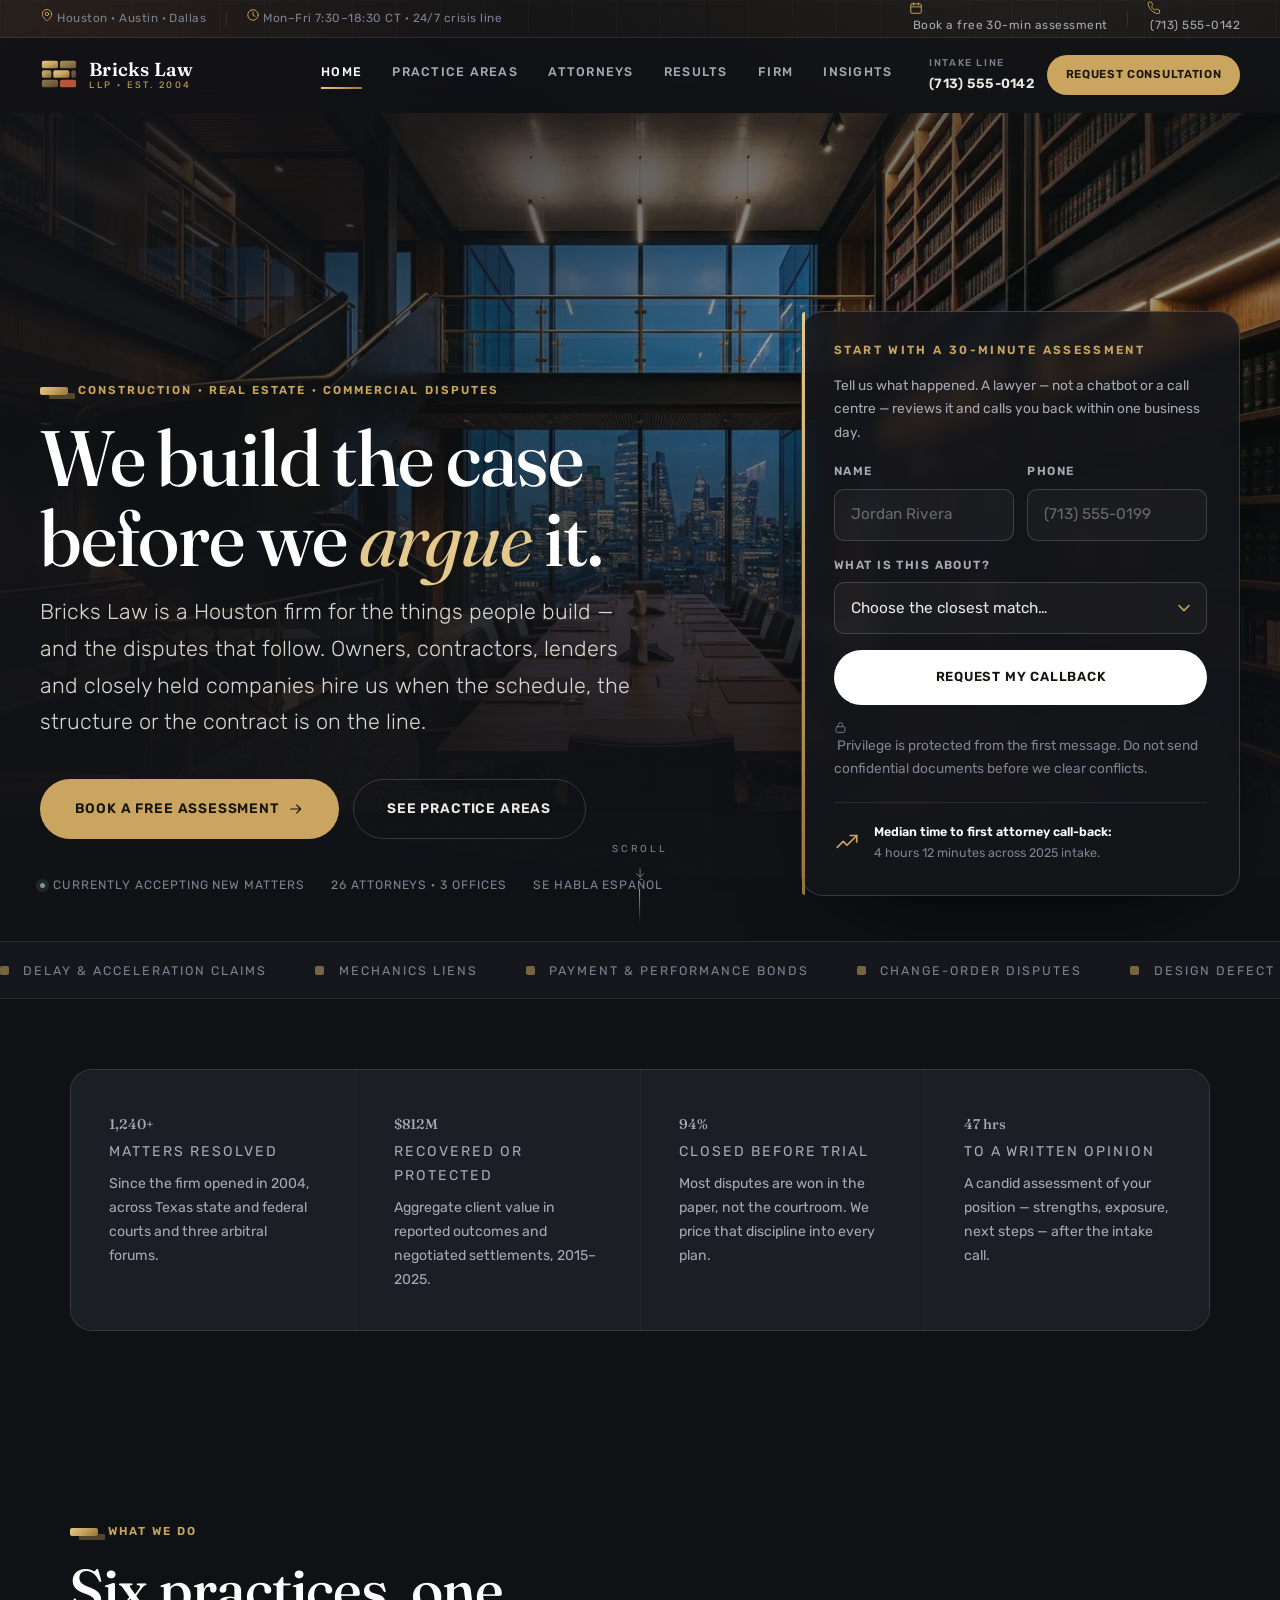
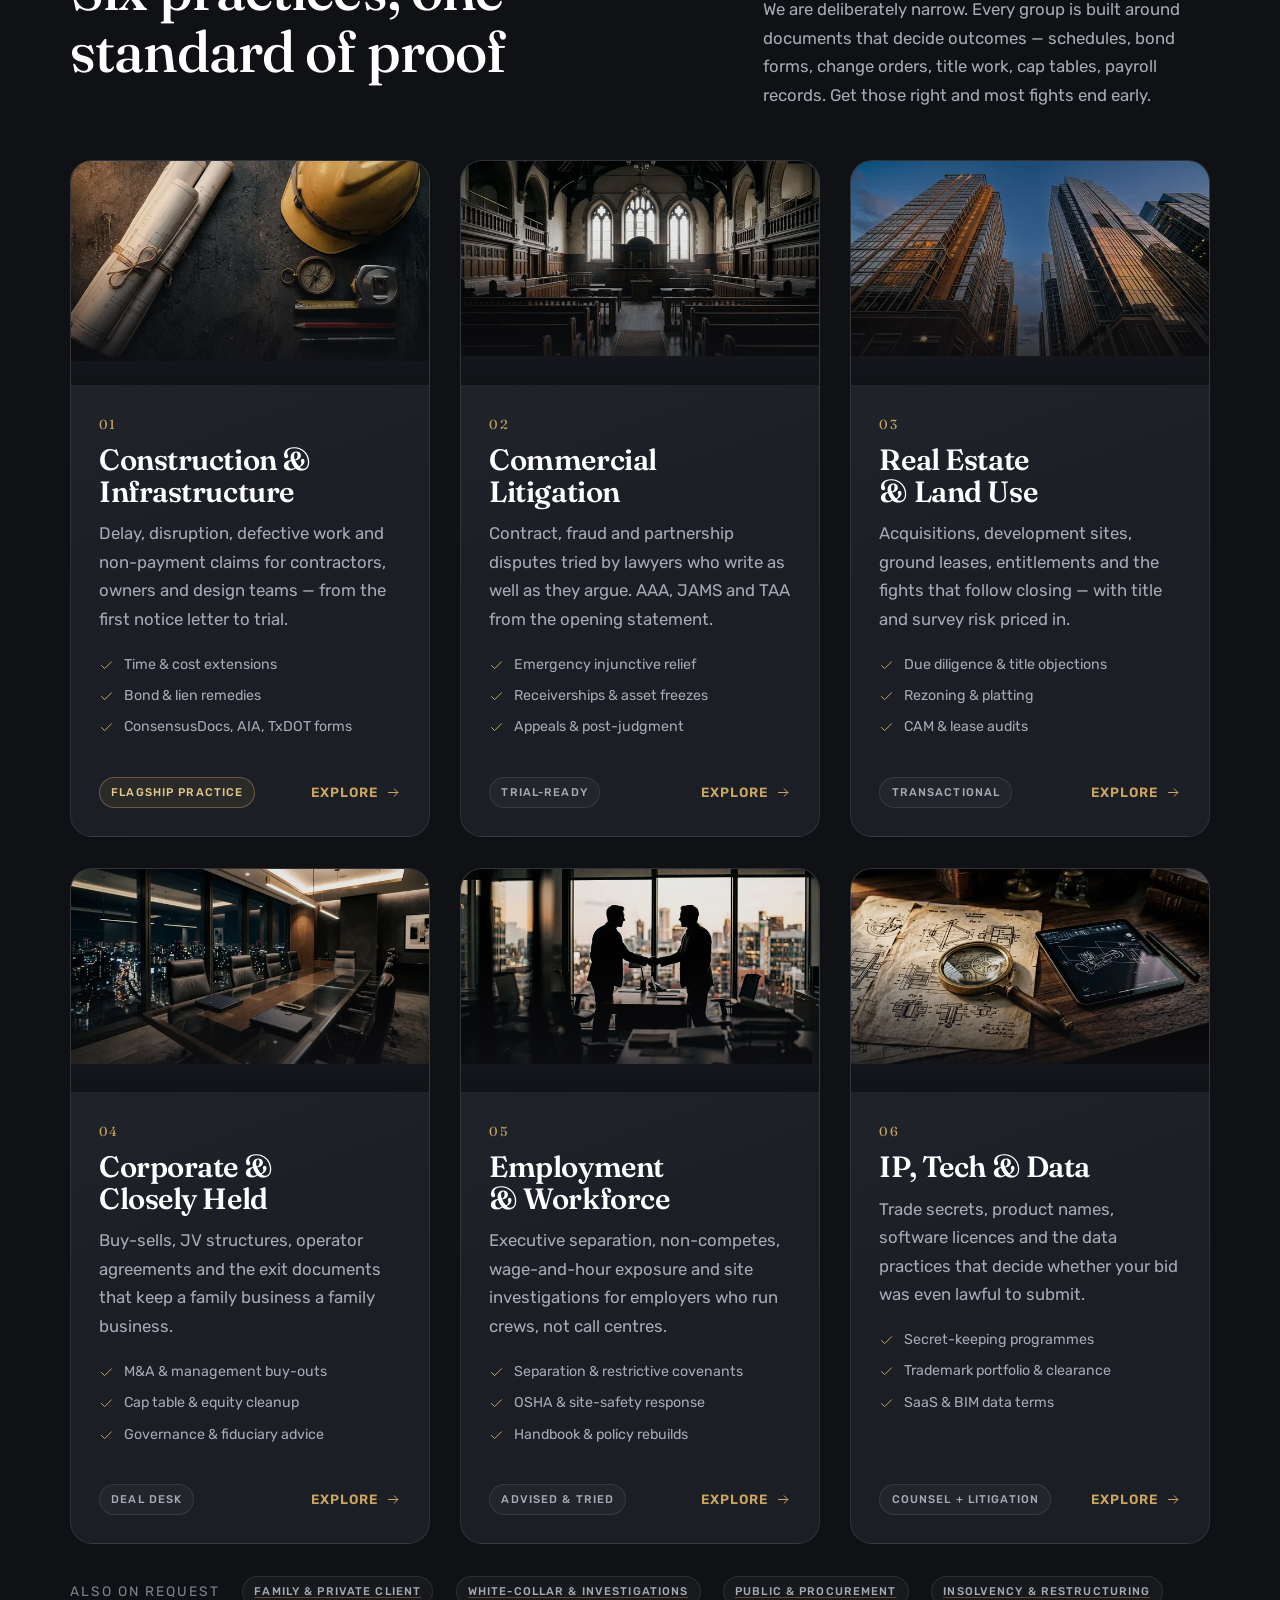
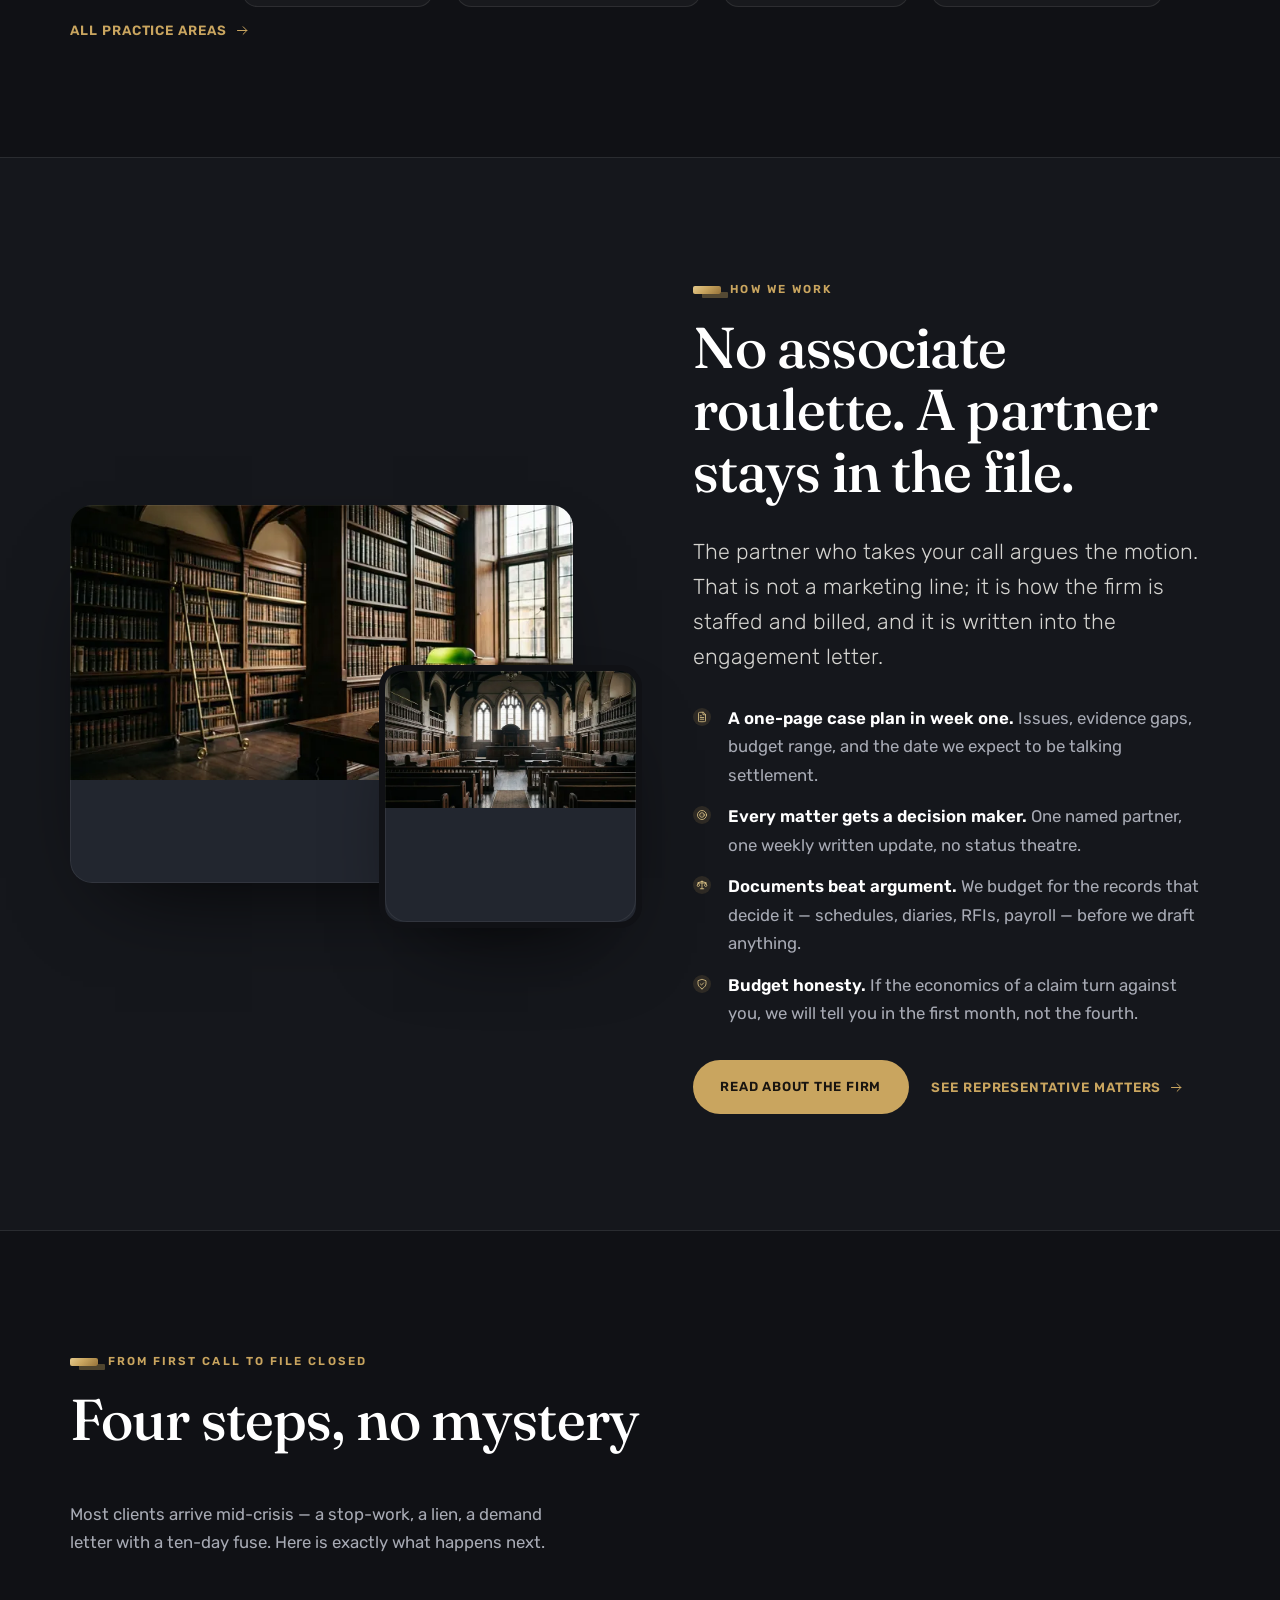
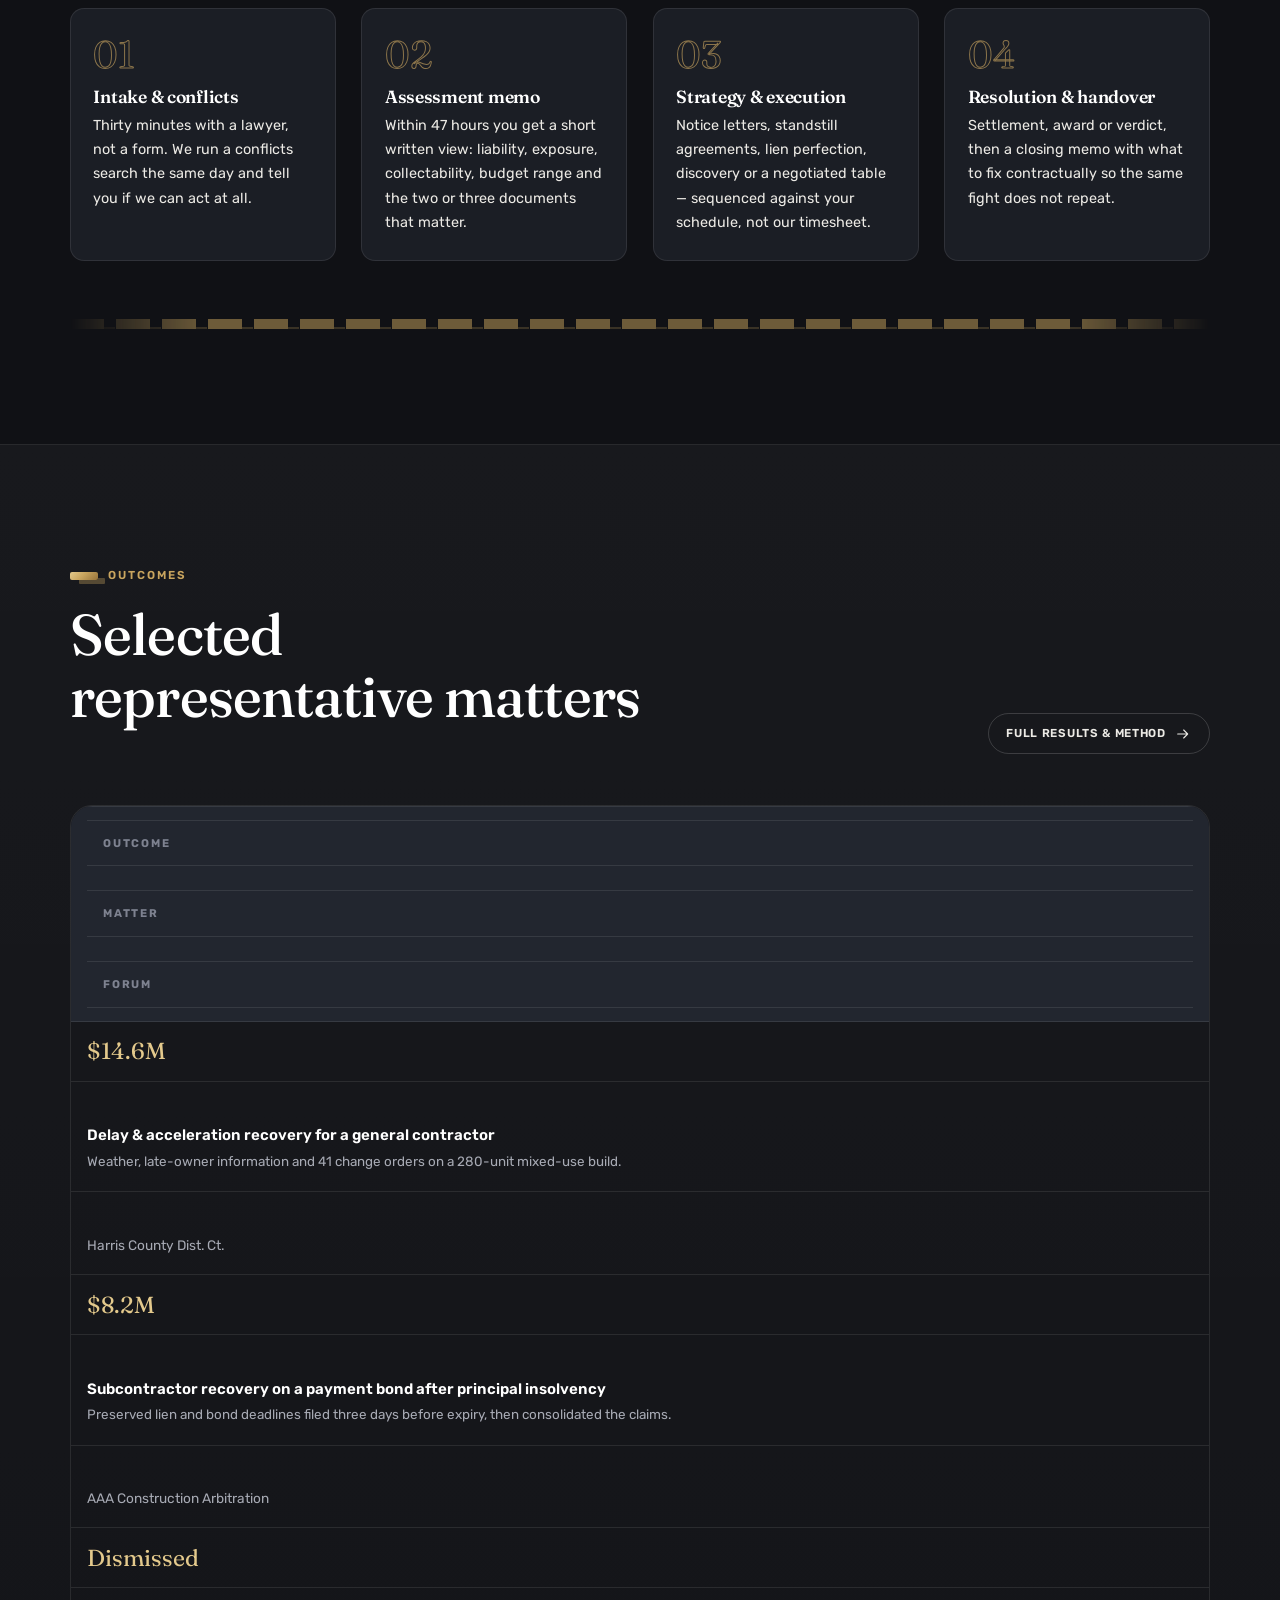
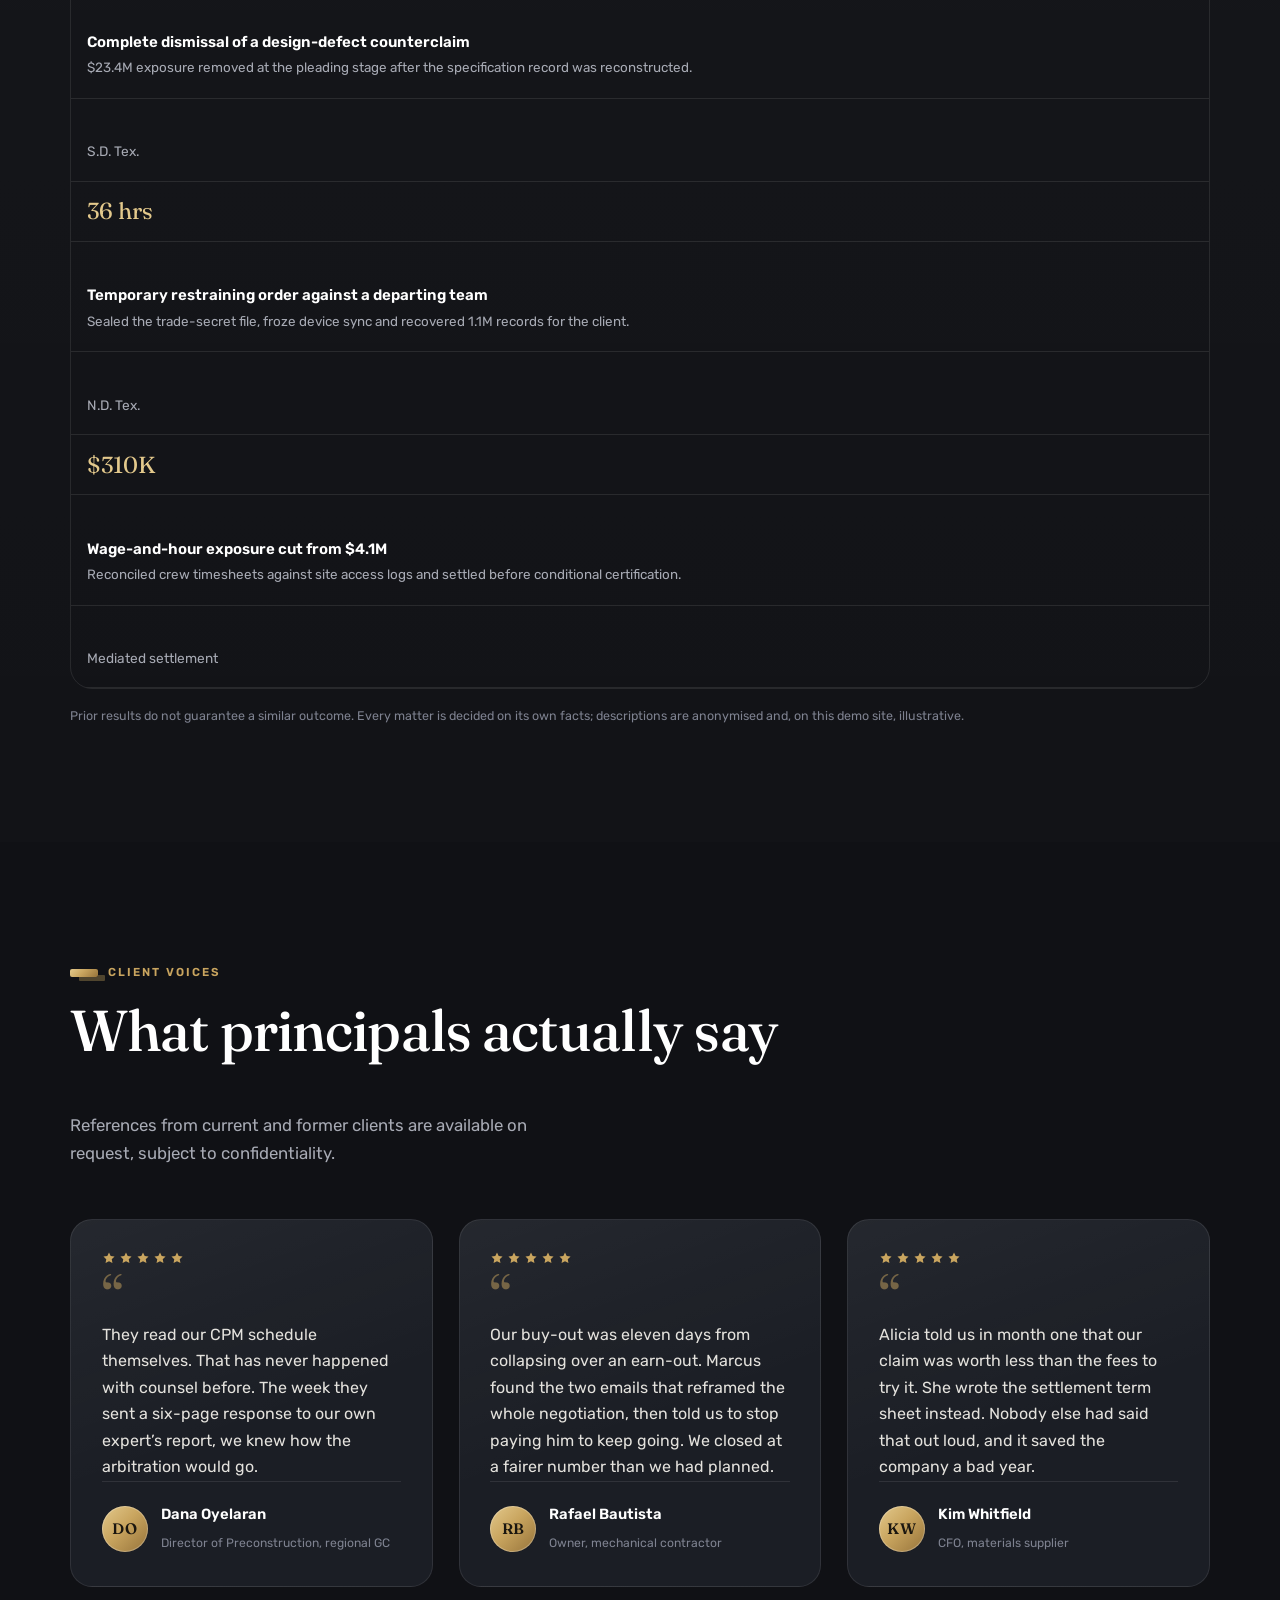
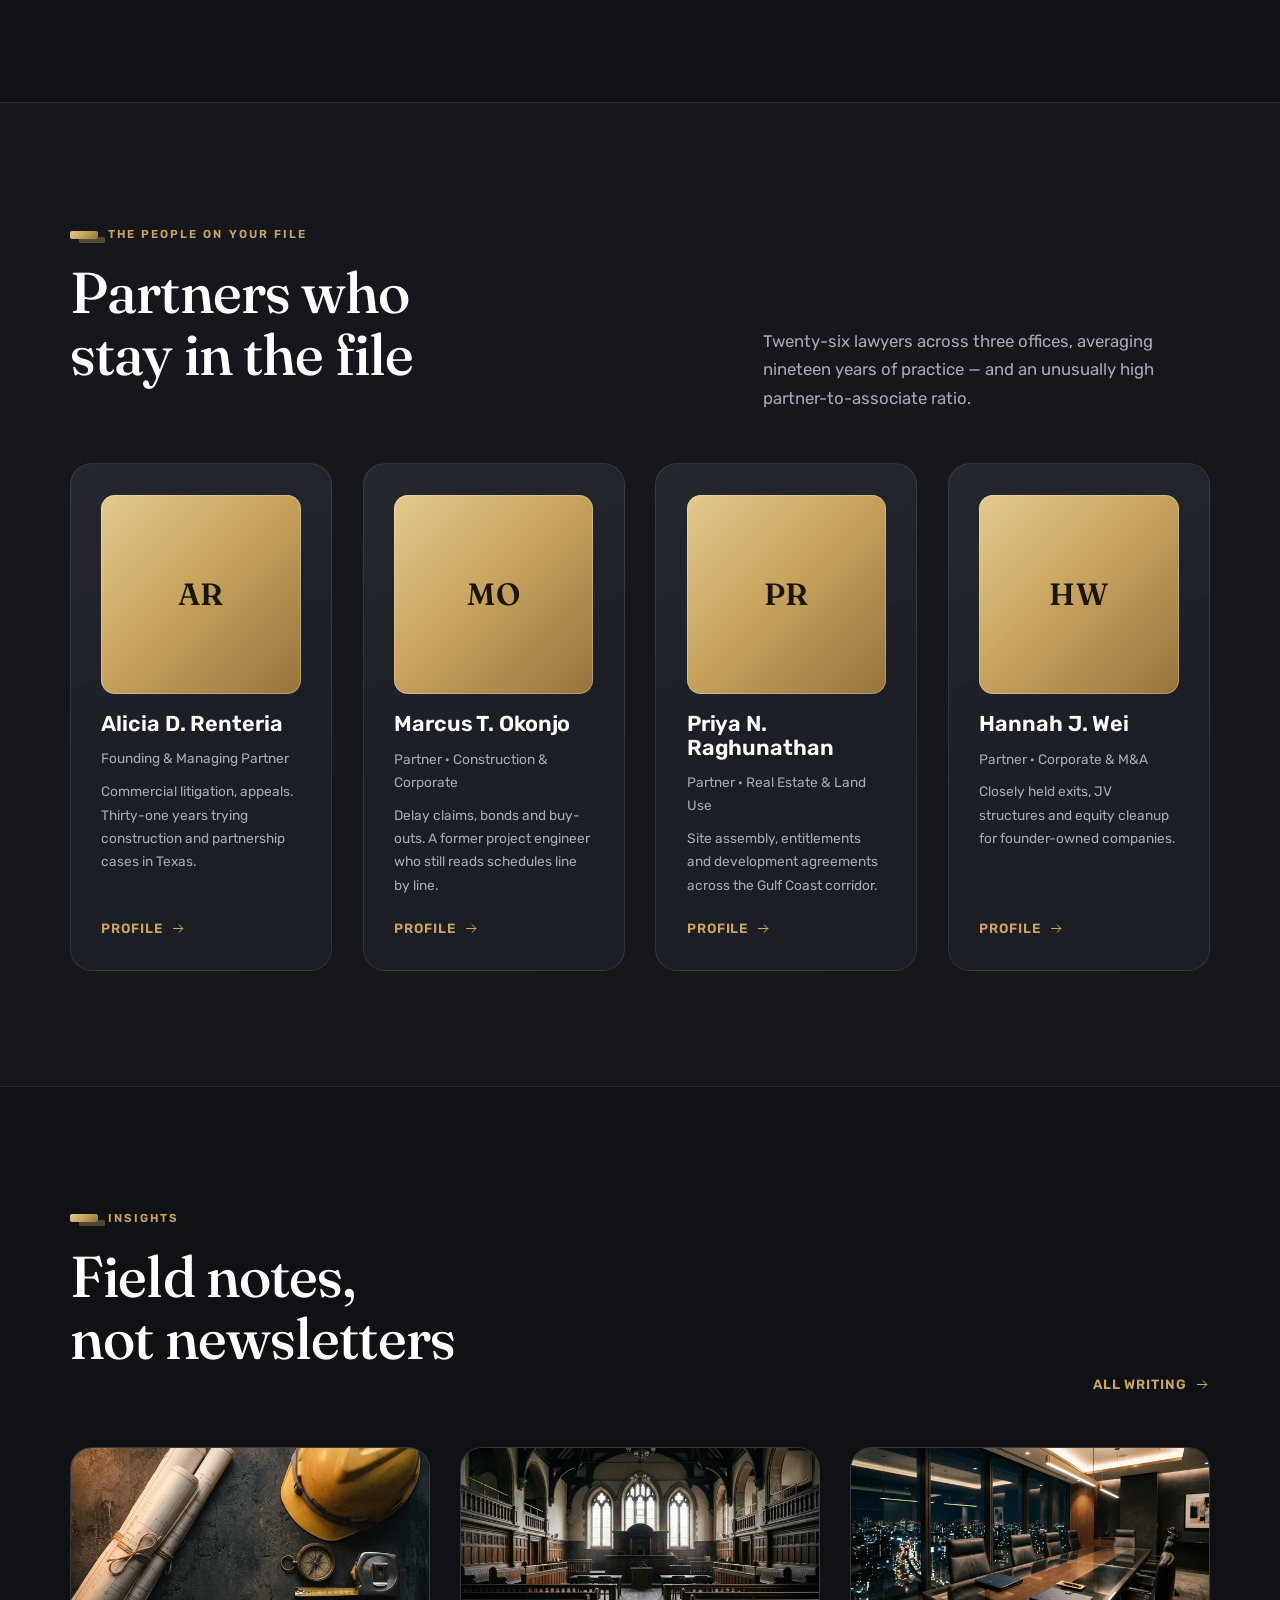
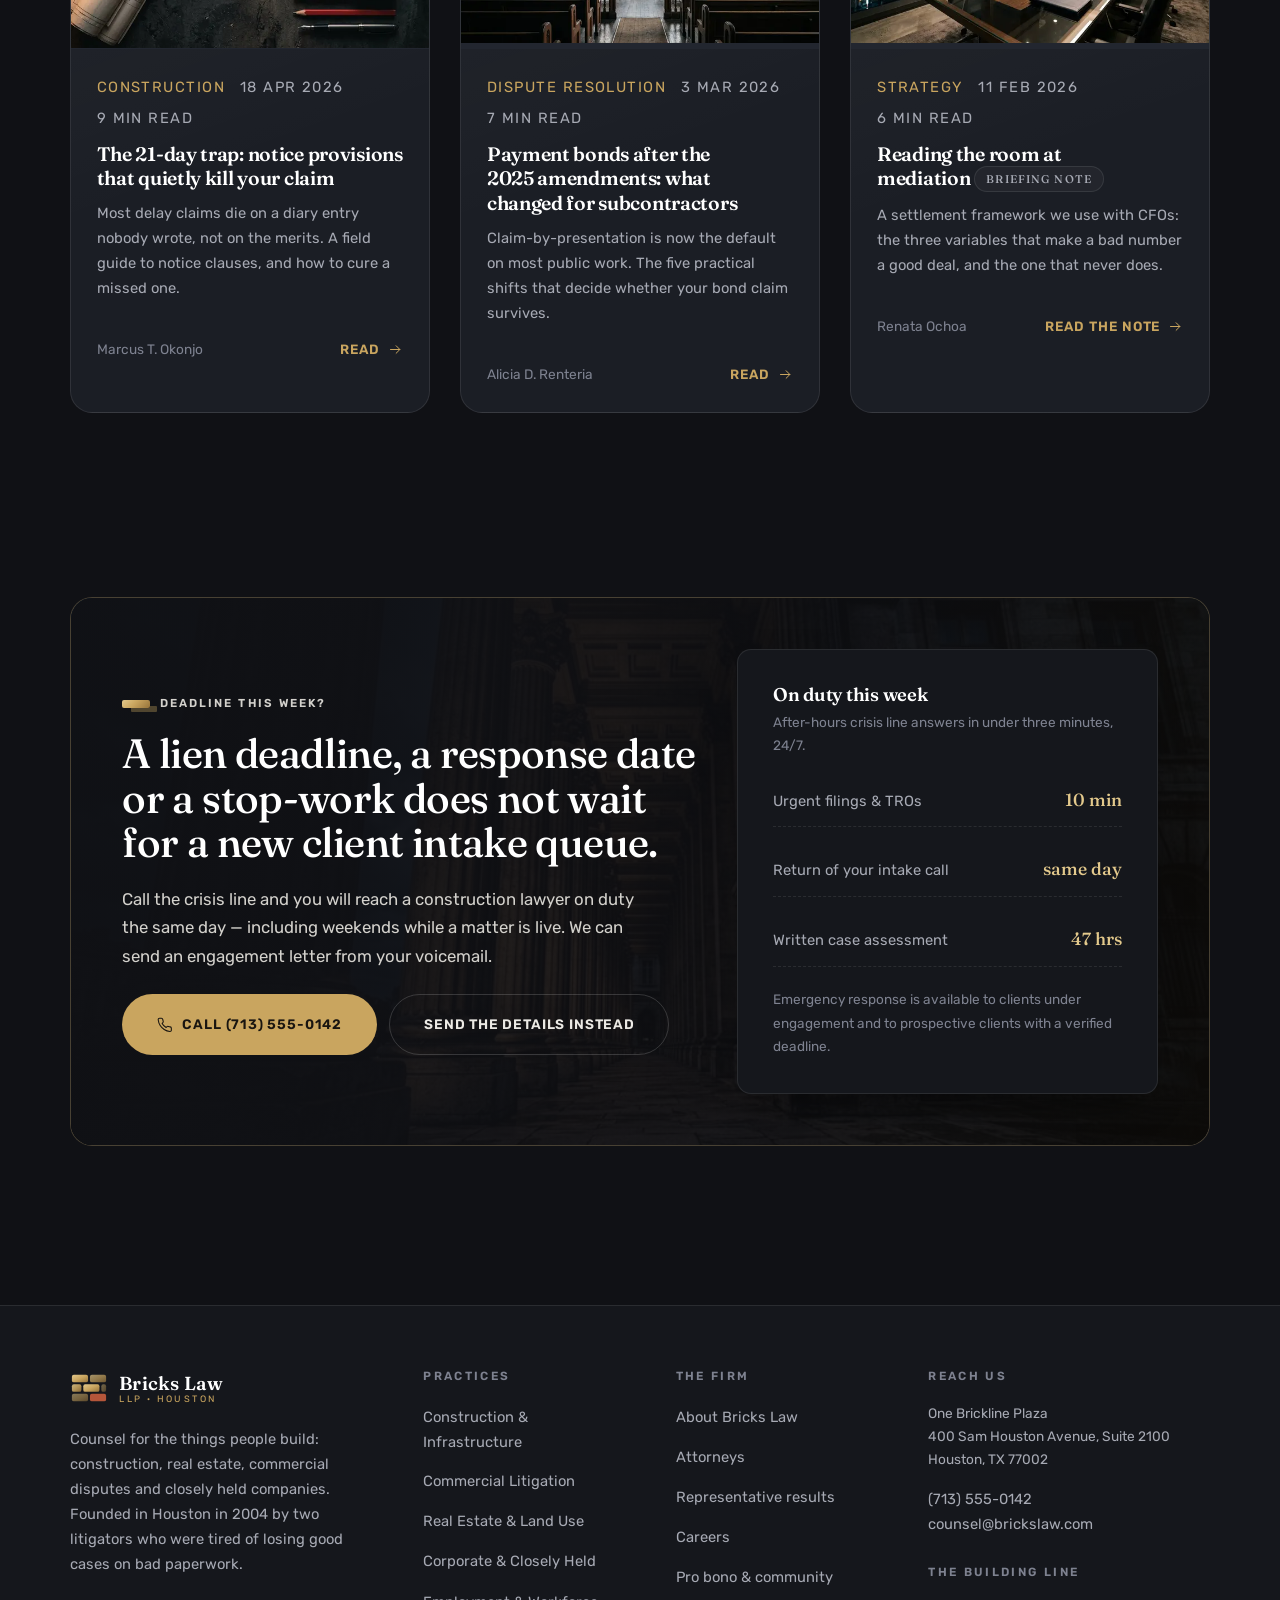
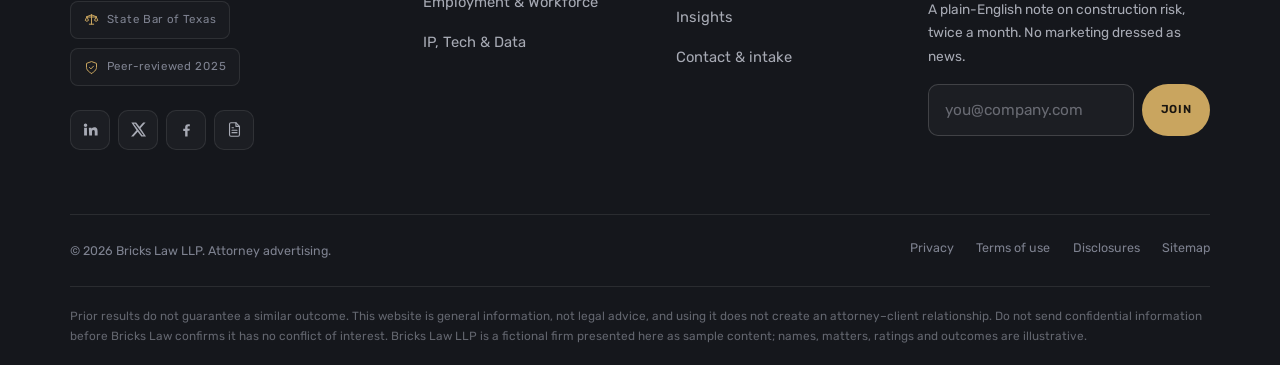
<file: index.html>
<!doctype html>
<!--
  Bricks Law LLP — sample/demo website content.
  Attorneys, matters, results and ratings on this site are illustrative
  placeholders written to demonstrate the layout. Replace with your firm's
  verified, ethics-compliant copy before publishing (see README.md).
-->
<html lang="en" class="no-js">
<head>
<meta charset="utf-8">
<meta name="viewport" content="width=device-width, initial-scale=1">
<title>Bricks Law LLP | Construction &amp; Litigation Counsel, Houston</title>
<meta name="description" content="Houston-built counsel for construction, real estate and commercial disputes. Published fees, a named partner on every file, free 30-minute assessment.">
<meta name="theme-color" content="#101115">
<link rel="canonical" href="https://brickslaw.com/">
<meta property="og:type" content="website">
<meta property="og:site_name" content="Bricks Law LLP">
<meta property="og:title" content="Bricks Law LLP — counsel built to last">
<meta property="og:description" content="Construction, real estate and commercial dispute counsel for owners, contractors and closely held companies.">
<meta property="og:image" content="https://brickslaw.com/assets/img/og-cover.jpg">
<meta property="og:url" content="https://brickslaw.com/">
<meta name="twitter:card" content="summary_large_image">
<meta name="twitter:title" content="Bricks Law LLP — counsel built to last">
<meta name="twitter:description" content="Construction, real estate and commercial dispute counsel in Houston, Austin and Dallas.">
<meta name="twitter:image" content="https://brickslaw.com/assets/img/og-cover.jpg">
<link rel="icon" href="assets/img/favicon.svg" type="image/svg+xml">
<link rel="icon" href="assets/img/favicon-32.png" sizes="32x32">
<link rel="apple-touch-icon" href="assets/img/apple-touch-icon.png">
<link rel="preload" as="image" href="assets/img/hero-office-1400.webp" fetchpriority="high">
<link rel="preconnect" href="https://fonts.googleapis.com">
<link rel="preconnect" href="https://fonts.gstatic.com" crossorigin>
<link rel="stylesheet" href="https://fonts.googleapis.com/css2?family=Fraunces:ital,opsz,wght@0,9..144,300..600;1,9..144,400&family=Rubik:wght@300;400;500;600&display=swap">
<link rel="stylesheet" href="assets/css/style.css">
<script type="application/ld+json">
{
  "@context": "https://schema.org",
  "@type": "LegalService",
  "name": "Bricks Law LLP",
  "description": "Houston-based law firm focused on construction, real estate, commercial litigation and closely held companies.",
  "url": "https://brickslaw.com/",
  "logo": "https://brickslaw.com/assets/img/logo.svg",
  "image": "https://brickslaw.com/assets/img/og-cover.jpg",
  "telephone": "+1-713-555-0142",
  "email": "counsel@brickslaw.com",
  "foundingDate": "2004-03-01",
  "priceRange": "$$",
  "address": {
    "@type": "PostalAddress",
    "streetAddress": "One Brickline Plaza, 400 Sam Houston Avenue, Suite 2100",
    "addressLocality": "Houston",
    "addressRegion": "TX",
    "postalCode": "77002",
    "addressCountry": "US"
  },
  "geo": { "@type": "GeoCoordinates", "latitude": 29.7594, "longitude": -95.3626 },
  "openingHoursSpecification": [{
    "@type": "OpeningHoursSpecification",
    "dayOfWeek": ["Monday", "Tuesday", "Wednesday", "Thursday", "Friday"],
    "opens": "07:30",
    "closes": "18:30"
  }],
  "areaServed": ["Houston", "Austin", "Dallas", "Texas", "Gulf Coast"],
  "contactPoint": [{
    "@type": "ContactPoint",
    "telephone": "+1-713-555-0142",
    "contactType": "client intake",
    "availableLanguage": ["English", "Spanish"]
  }],
  "sameAs": [
    "https://www.linkedin.com/company/brickslaw",
    "https://x.com/brickslaw"
  ]
}
</script>
</head>
<body>


<a class="skip-link" href="#main">Skip to content</a>

<div class="utility-bar">
  <div class="container container-wide" style="display:flex;align-items:center;gap:1.2rem;width:100%">
    <span class="utility-hide-sm"><svg class="ico" aria-hidden="true"><use href="assets/img/sprite.svg#i-pin"/></svg>&nbsp;Houston · Austin · Dallas</span>
    <span class="utility-hide-sm sep" aria-hidden="true"></span>
    <span class="utility-hide-sm"><svg class="ico" aria-hidden="true"><use href="assets/img/sprite.svg#i-clock"/></svg>&nbsp;Mon–Fri 7:30–18:30 CT · 24/7 crisis line</span>
    <span class="spacer"></span>
    <a href="contact.html#consultation"><svg class="ico" aria-hidden="true"><use href="assets/img/sprite.svg#i-cal"/></svg>&nbsp;Book a free 30-min assessment</a>
    <span class="sep" aria-hidden="true"></span>
    <a href="tel:+17135550142"><svg class="ico" aria-hidden="true"><use href="assets/img/sprite.svg#i-phone"/></svg>&nbsp;(713) 555-0142</a>
  </div>
</div>

<header class="site-header">
  <div class="container container-wide nav-row">
    <a class="brand" href="index.html" aria-label="Bricks Law LLP — home">
      <svg class="brand-mark" viewBox="0 0 40 40" aria-hidden="true">
        <defs>
          <linearGradient id="brassMark" x1="0" y1="0" x2="1" y2="1">
            <stop offset="0" stop-color="#e3c98c"/><stop offset=".5" stop-color="#c9a55f"/><stop offset="1" stop-color="#96733a"/>
          </linearGradient>
        </defs>
        <g fill="url(#brassMark)">
          <rect x="2" y="5" width="17" height="8" rx="2"/>
          <rect x="21" y="5" width="17" height="8" rx="2" opacity=".7"/>
          <rect x="2" y="15" width="10" height="8" rx="2" opacity=".88"/>
          <rect x="14" y="15" width="17" height="8" rx="2"/>
          <rect x="33" y="15" width="5" height="8" rx="2" opacity=".45"/>
          <rect x="2" y="25" width="17" height="8" rx="2" opacity=".55"/>
          <rect x="21" y="25" width="17" height="8" rx="2" fill="#b5563a"/>
        </g>
      </svg>
      <span class="brand-name"><b>Bricks Law</b><span>LLP · Est. 2004</span></span>
    </a>

    <nav class="nav" aria-label="Primary">
      <ul>
        <li><a href="index.html" aria-current="page">Home</a></li>
        <li><a href="practice-areas.html">Practice areas</a></li>
        <li><a href="attorneys.html">Attorneys</a></li>
        <li><a href="results.html">Results</a></li>
        <li><a href="about.html">Firm</a></li>
        <li><a href="insights.html">Insights</a></li>
      </ul>
    </nav>

    <div class="header-actions">
      <a class="header-phone" href="tel:+17135550142"><span>Intake line</span>(713) 555-0142</a>
      <a class="btn btn-sm" href="contact.html#consultation">Request consultation</a>
      <button class="nav-toggle" type="button" aria-expanded="false" aria-controls="mobile-nav" aria-label="Open menu">
        <i aria-hidden="true"></i><i aria-hidden="true"></i><i aria-hidden="true"></i>
      </button>
    </div>
  </div>
  <div class="scroll-progress" aria-hidden="true"></div>
</header>

<nav class="mobile-nav" id="mobile-nav" aria-label="Mobile">
  <div class="mobile-nav-head">
    <span class="brand" aria-hidden="true">
      <img class="brand-mark" src="assets/img/logo.svg" alt="" width="40" height="40" loading="lazy" decoding="async">
      <span class="brand-name"><b>Bricks Law</b><span>LLP</span></span>
    </span>
    <button class="nav-toggle" type="button" data-nav-close aria-label="Close menu">
      <svg class="ico" aria-hidden="true"><use href="assets/img/sprite.svg#i-close"/></svg>
    </button>
  </div>
  <ul class="nav-list">
    <li><a href="index.html" data-index="01" aria-current="page">Home</a></li>
    <li><a href="practice-areas.html" data-index="02">Practice areas</a></li>
    <li><a href="attorneys.html" data-index="03">Attorneys</a></li>
    <li><a href="results.html" data-index="04">Results</a></li>
    <li><a href="about.html" data-index="05">The firm</a></li>
    <li><a href="insights.html" data-index="06">Insights</a></li>
    <li><a href="contact.html" data-index="07">Contact</a></li>
  </ul>
  <div class="mobile-nav-cta">
    <a class="btn btn-block" href="contact.html#consultation">Request a consultation</a>
    <a class="btn btn-ghost btn-block" href="tel:+17135550142">Call the intake line</a>
  </div>
  <div class="mobile-nav-contact">
    <p class="small dim" style="margin-bottom:.5rem">One Brickline Plaza, 400 Sam Houston Ave<br>Suite 2100, Houston, TX 77002</p>
    <a href="mailto:counsel@brickslaw.com"><svg class="ico" aria-hidden="true"><use href="assets/img/sprite.svg#i-mail"/></svg> counsel@brickslaw.com</a>
  </div>
</nav>

<main id="main">

  <!-- ============================== HERO ============================== -->
  <section class="hero">
    <div class="hero-media">
      <picture>
        <source type="image/webp" srcset="assets/img/hero-office-640.webp 640w, assets/img/hero-office-900.webp 900w, assets/img/hero-office-1400.webp 1400w" sizes="100vw">
        <img src="assets/img/hero-office-1400.jpg" alt="The Bricks Law conference room at dusk: dark oak shelves, brass detailing and a long walnut table beneath a lit skyline" width="1400" height="768" fetchpriority="high" decoding="async">
      </picture>
    </div>
    <div class="hero-grain" aria-hidden="true"></div>

    <div class="container container-wide hero-inner">
      <div class="hero-grid">
        <div data-reveal>
          <p class="eyebrow">Construction · Real estate · Commercial disputes</p>
          <h1>We build the case<br>before we <em>argue</em> it.</h1>
          <p class="hero-sub">Bricks Law is a Houston firm for the things people build — and the disputes that follow. Owners, contractors, lenders and closely held companies hire us when the schedule, the structure or the contract is on the line.</p>
          <div class="hero-actions">
            <a class="btn btn-lg" href="contact.html#consultation">Book a free assessment <svg class="ico" aria-hidden="true"><use href="assets/img/sprite.svg#i-arrow-right"/></svg></a>
            <a class="btn btn-ghost btn-lg" href="practice-areas.html">See practice areas</a>
          </div>
          <p class="hero-meta">
            <span><i class="dot" aria-hidden="true"></i> Currently accepting new matters</span>
            <span>26 attorneys · 3 offices</span>
            <span>Se habla español</span>
          </p>
        </div>

        <!-- Conversion card with inline intake form -->
        <aside class="hero-card" data-reveal data-reveal-delay="150" aria-labelledby="quickstart-title">
          <h2 id="quickstart-title">Start with a 30-minute assessment</h2>
          <p class="small muted" style="margin-bottom:1.1rem">Tell us what happened. A lawyer — not a chatbot or a call centre — reviews it and calls you back within one business day.</p>
          <form data-validate novalidate>
            <div class="form-grid" style="gap:.85rem">
              <div class="field">
                <label for="q-name">Name</label>
                <input class="input" id="q-name" name="name" type="text" autocomplete="name" required placeholder="Jordan Rivera">
                <p class="error-msg" role="alert">Please tell us your name.</p>
              </div>
              <div class="field">
                <label for="q-phone">Phone</label>
                <input class="input" id="q-phone" name="phone" type="tel" autocomplete="tel" required placeholder="(713) 555-0199" data-error-required="A phone number keeps the callback to one step.">
                <p class="error-msg" role="alert">Enter a phone number we can reach you on.</p>
              </div>
              <div class="field field-full">
                <label for="q-matter">What is this about?</label>
                <select class="input" id="q-matter" name="matter" required>
                  <option value="" selected>Choose the closest match…</option>
                  <option>Delay, disruption or acceleration claim</option>
                  <option>Non-payment / bond or lien claim</option>
                  <option>Defective work or design claim</option>
                  <option>Commercial contract dispute</option>
                  <option>Real estate acquisition, lease or zoning</option>
                  <option>Business sale, buy-out or shareholder dispute</option>
                  <option>Employment or workforce issue</option>
                  <option>Something else — I’ll explain</option>
                </select>
                <p class="error-msg" role="alert">Pick the closest option so we route you to the right lawyer.</p>
              </div>
            </div>
            <button class="btn btn-light btn-block" type="submit" style="margin-top:1rem">Request my callback</button>
            <div class="form-status" data-form-status role="status" aria-live="polite"></div>
            <p class="small dim" style="margin:1rem 0 0"><svg class="ico" aria-hidden="true" style="width:13px;height:13px;vertical-align:-2px"><use href="assets/img/sprite.svg#i-lock"/></svg>&nbsp;Privilege is protected from the first message. Do not send confidential documents before we clear conflicts.</p>
          </form>
          <div class="hero-card-foot">
            <svg class="ico" aria-hidden="true" style="width:26px;height:26px;color:var(--brass)"><use href="assets/img/sprite.svg#i-trend"/></svg>
            <p><b style="color:#fff">Median time to first attorney call-back:</b><br>4 hours 12 minutes across 2025 intake.</p>
          </div>
        </aside>
      </div>
    </div>
    <a class="scroll-cue" href="#practice">Scroll<svg viewBox="0 0 24 24" class="ico" aria-hidden="true" style="width:14px;height:14px;margin:.5rem auto 0;display:block"><use href="assets/img/sprite.svg#i-arrow-up" transform="rotate(180 12 12)"/></svg><i aria-hidden="true"></i></a>
  </section>

  <!-- ============================== TICKER ============================== -->
  <div class="ticker" role="complementary" aria-label="Matters we handle">
    <div class="ticker-track">
      <span>Delay &amp; acceleration claims</span>
      <span>Mechanics liens</span>
      <span>Payment &amp; performance bonds</span>
      <span>Change-order disputes</span>
      <span>Design defect</span>
      <span>Mediation prep</span>
      <span>Buy-sell &amp; shareholder fights</span>
      <span>Zoning &amp; permitting</span>
      <span>Personal guaranty defence</span>
      <span>Trade secrets</span>
      <span>Wage &amp; hour audits</span>
      <span>Appeals</span>
    </div>
  </div>

  <!-- ============================== STATS ============================== -->
  <section class="section section-tight" aria-labelledby="numbers-title">
    <div class="container">
      <h2 id="numbers-title" class="visually-hidden">The firm in numbers</h2>
      <div class="stats" data-reveal>
        <div class="stat">
          <p class="stat-value"><span data-count-to="1240" data-count-suffix="+">0</span></p>
          <p class="stat-label">Matters resolved</p>
          <p>Since the firm opened in 2004, across Texas state and federal courts and three arbitral forums.</p>
        </div>
        <div class="stat">
          <p class="stat-value"><span data-count-to="812" data-count-prefix="$" data-count-suffix="M">0</span></p>
          <p class="stat-label">Recovered or protected</p>
          <p>Aggregate client value in reported outcomes and negotiated settlements, 2015–2025.</p>
        </div>
        <div class="stat">
          <p class="stat-value"><span data-count-to="94" data-count-suffix="%">0</span></p>
          <p class="stat-label">Closed before trial</p>
          <p>Most disputes are won in the paper, not the courtroom. We price that discipline into every plan.</p>
        </div>
        <div class="stat">
          <p class="stat-value"><span data-count-to="47" data-count-suffix=" hrs">0</span></p>
          <p class="stat-label">To a written opinion</p>
          <p>A candid assessment of your position — strengths, exposure, next steps — after the intake call.</p>
        </div>
      </div>
    </div>
  </section>

  <!-- ============================== PRACTICE AREAS ============================== -->
  <section class="section" id="practice" aria-labelledby="practice-title">
    <div class="container">
      <div class="section-head">
        <div>
          <p class="eyebrow">What we do</p>
          <h2 id="practice-title">Six practices, one standard of proof</h2>
        </div>
        <p class="section-note">We are deliberately narrow. Every group is built around documents that decide outcomes — schedules, bond forms, change orders, title work, cap tables, payroll records. Get those right and most fights end early.</p>
      </div>

      <div class="grid grid-3" data-reveal-group>
        <a class="card practice-card card-link" href="practice-areas.html#construction">
          <div class="thumb">
            <picture>
              <source type="image/webp" srcset="assets/img/practice-construction-640.webp 640w, assets/img/practice-construction-900.webp 900w" sizes="(min-width: 940px) 33vw, 92vw">
              <img src="assets/img/practice-construction-640.jpg" alt="Blueprints, a hard hat and brass compass on a concrete desk" width="900" height="504" loading="lazy" decoding="async">
            </picture>
          </div>
          <div class="card-body">
            <p class="num">01</p>
            <h3>Construction &amp; Infrastructure</h3>
            <p>Delay, disruption, defective work and non-payment claims for contractors, owners and design teams — from the first notice letter to trial.</p>
            <ul>
              <li><svg class="ico" aria-hidden="true"><use href="assets/img/sprite.svg#i-check"/></svg> Time &amp; cost extensions</li>
              <li><svg class="ico" aria-hidden="true"><use href="assets/img/sprite.svg#i-check"/></svg> Bond &amp; lien remedies</li>
              <li><svg class="ico" aria-hidden="true"><use href="assets/img/sprite.svg#i-check"/></svg> ConsensusDocs, AIA, TxDOT forms</li>
            </ul>
            <div class="card-foot"><span class="tag tag-brass">Flagship practice</span><span class="link-arrow">Explore <svg class="ico" aria-hidden="true"><use href="assets/img/sprite.svg#i-arrow-right"/></svg></span></div>
          </div>
        </a>

        <a class="card practice-card card-link" href="practice-areas.html#litigation">
          <div class="thumb">
            <picture>
              <source type="image/webp" srcset="assets/img/practice-litigation-640.webp 640w, assets/img/practice-litigation-900.webp 900w" sizes="(min-width: 940px) 33vw, 92vw">
              <img src="assets/img/practice-litigation-640.jpg" alt="Empty courtroom with tall arched windows and soft daylight" width="900" height="504" loading="lazy" decoding="async">
            </picture>
          </div>
          <div class="card-body">
            <p class="num">02</p>
            <h3>Commercial Litigation</h3>
            <p>Contract, fraud and partnership disputes tried by lawyers who write as well as they argue. AAA, JAMS and TAA from the opening statement.</p>
            <ul>
              <li><svg class="ico" aria-hidden="true"><use href="assets/img/sprite.svg#i-check"/></svg> Emergency injunctive relief</li>
              <li><svg class="ico" aria-hidden="true"><use href="assets/img/sprite.svg#i-check"/></svg> Receiverships &amp; asset freezes</li>
              <li><svg class="ico" aria-hidden="true"><use href="assets/img/sprite.svg#i-check"/></svg> Appeals &amp; post-judgment</li>
            </ul>
            <div class="card-foot"><span class="tag">Trial-ready</span><span class="link-arrow">Explore <svg class="ico" aria-hidden="true"><use href="assets/img/sprite.svg#i-arrow-right"/></svg></span></div>
          </div>
        </a>

        <a class="card practice-card card-link" href="practice-areas.html#real-estate">
          <div class="thumb">
            <picture>
              <source type="image/webp" srcset="assets/img/practice-realestate-640.webp 640w, assets/img/practice-realestate-900.webp 900w" sizes="(min-width: 940px) 33vw, 92vw">
              <img src="assets/img/practice-realestate-640.jpg" alt="Glass and brick high-rise towers at golden hour" width="900" height="504" loading="lazy" decoding="async">
            </picture>
          </div>
          <div class="card-body">
            <p class="num">03</p>
            <h3>Real Estate &amp; Land Use</h3>
            <p>Acquisitions, development sites, ground leases, entitlements and the fights that follow closing — with title and survey risk priced in.</p>
            <ul>
              <li><svg class="ico" aria-hidden="true"><use href="assets/img/sprite.svg#i-check"/></svg> Due diligence &amp; title objections</li>
              <li><svg class="ico" aria-hidden="true"><use href="assets/img/sprite.svg#i-check"/></svg> Rezoning &amp; platting</li>
              <li><svg class="ico" aria-hidden="true"><use href="assets/img/sprite.svg#i-check"/></svg> CAM &amp; lease audits</li>
            </ul>
            <div class="card-foot"><span class="tag">Transactional</span><span class="link-arrow">Explore <svg class="ico" aria-hidden="true"><use href="assets/img/sprite.svg#i-arrow-right"/></svg></span></div>
          </div>
        </a>

        <a class="card practice-card card-link" href="practice-areas.html#corporate">
          <div class="thumb">
            <picture>
              <source type="image/webp" srcset="assets/img/practice-corporate-640.webp 640w, assets/img/practice-corporate-900.webp 900w" sizes="(min-width: 940px) 33vw, 92vw">
              <img src="assets/img/practice-corporate-640.jpg" alt="A dark boardroom at night with city lights behind the glass" width="900" height="504" loading="lazy" decoding="async">
            </picture>
          </div>
          <div class="card-body">
            <p class="num">04</p>
            <h3>Corporate &amp; Closely Held</h3>
            <p>Buy-sells, JV structures, operator agreements and the exit documents that keep a family business a family business.</p>
            <ul>
              <li><svg class="ico" aria-hidden="true"><use href="assets/img/sprite.svg#i-check"/></svg> M&amp;A &amp; management buy-outs</li>
              <li><svg class="ico" aria-hidden="true"><use href="assets/img/sprite.svg#i-check"/></svg> Cap table &amp; equity cleanup</li>
              <li><svg class="ico" aria-hidden="true"><use href="assets/img/sprite.svg#i-check"/></svg> Governance &amp; fiduciary advice</li>
            </ul>
            <div class="card-foot"><span class="tag">Deal desk</span><span class="link-arrow">Explore <svg class="ico" aria-hidden="true"><use href="assets/img/sprite.svg#i-arrow-right"/></svg></span></div>
          </div>
        </a>

        <a class="card practice-card card-link" href="practice-areas.html#employment">
          <div class="thumb">
            <picture>
              <source type="image/webp" srcset="assets/img/practice-employment-640.webp 640w, assets/img/practice-employment-900.webp 900w" sizes="(min-width: 940px) 33vw, 92vw">
              <img src="assets/img/practice-employment-640.jpg" alt="Two professionals shaking hands across a desk in silhouette" width="900" height="504" loading="lazy" decoding="async">
            </picture>
          </div>
          <div class="card-body">
            <p class="num">05</p>
            <h3>Employment &amp; Workforce</h3>
            <p>Executive separation, non-competes, wage-and-hour exposure and site investigations for employers who run crews, not call centres.</p>
            <ul>
              <li><svg class="ico" aria-hidden="true"><use href="assets/img/sprite.svg#i-check"/></svg> Separation &amp; restrictive covenants</li>
              <li><svg class="ico" aria-hidden="true"><use href="assets/img/sprite.svg#i-check"/></svg> OSHA &amp; site-safety response</li>
              <li><svg class="ico" aria-hidden="true"><use href="assets/img/sprite.svg#i-check"/></svg> Handbook &amp; policy rebuilds</li>
            </ul>
            <div class="card-foot"><span class="tag">Advised &amp; tried</span><span class="link-arrow">Explore <svg class="ico" aria-hidden="true"><use href="assets/img/sprite.svg#i-arrow-right"/></svg></span></div>
          </div>
        </a>

        <a class="card practice-card card-link" href="practice-areas.html#ip">
          <div class="thumb">
            <picture>
              <source type="image/webp" srcset="assets/img/practice-ip-640.webp 640w, assets/img/practice-ip-900.webp 900w" sizes="(min-width: 940px) 33vw, 92vw">
              <img src="assets/img/practice-ip-640.jpg" alt="Patent drawings under a brass magnifying glass beside a tablet" width="900" height="504" loading="lazy" decoding="async">
            </picture>
          </div>
          <div class="card-body">
            <p class="num">06</p>
            <h3>IP, Tech &amp; Data</h3>
            <p>Trade secrets, product names, software licences and the data practices that decide whether your bid was even lawful to submit.</p>
            <ul>
              <li><svg class="ico" aria-hidden="true"><use href="assets/img/sprite.svg#i-check"/></svg> Secret-keeping programmes</li>
              <li><svg class="ico" aria-hidden="true"><use href="assets/img/sprite.svg#i-check"/></svg> Trademark portfolio &amp; clearance</li>
              <li><svg class="ico" aria-hidden="true"><use href="assets/img/sprite.svg#i-check"/></svg> SaaS &amp; BIM data terms</li>
            </ul>
            <div class="card-foot"><span class="tag">Counsel + litigation</span><span class="link-arrow">Explore <svg class="ico" aria-hidden="true"><use href="assets/img/sprite.svg#i-arrow-right"/></svg></span></div>
          </div>
        </a>
      </div>

      <div class="cluster" style="margin-top:2rem;align-items:center">
        <span class="small dim" style="letter-spacing:.14em;text-transform:uppercase">Also on request</span>
        <a class="tag" href="practice-areas.html#family">Family &amp; private client</a>
        <a class="tag" href="practice-areas.html#investigations">White-collar &amp; investigations</a>
        <a class="tag" href="practice-areas.html#public">Public &amp; procurement</a>
        <a class="tag" href="practice-areas.html#insolvency">Insolvency &amp; restructuring</a>
        <span class="spacer"></span>
        <a class="link-arrow" href="practice-areas.html">All practice areas <svg class="ico" aria-hidden="true"><use href="assets/img/sprite.svg#i-arrow-right"/></svg></a>
      </div>
    </div>
  </section>

  <!-- ============================== APPROACH ============================== -->
  <section class="section section-ink" aria-labelledby="approach-title">
    <div class="container split">
      <div class="media-stack brass-frame-offset" data-reveal>
        <div class="media-frame ratio-43">
          <picture>
            <source type="image/webp" srcset="assets/img/about-library-640.webp 640w, assets/img/about-library-900.webp 900w, assets/img/about-library-1400.webp 1400w" sizes="(min-width: 940px) 50vw, 92vw">
            <img src="assets/img/about-library-900.jpg" alt="The firm's research library: floor-to-ceiling dark wood shelves of legal volumes and a lit reading table" width="1400" height="768" loading="lazy" decoding="async">
          </picture>
        </div>
        <div class="media-frame ratio-11">
          <picture>
            <source type="image/webp" srcset="assets/img/practice-litigation-640.webp 640w" sizes="(min-width: 940px) 22vw, 0vw">
            <img src="assets/img/practice-litigation-640.jpg" alt="Courtroom bench detail" width="900" height="504" loading="lazy" decoding="async">
          </picture>
        </div>
      </div>

      <div data-reveal data-reveal-delay="120">
        <p class="eyebrow">How we work</p>
        <h2 id="approach-title">No associate roulette. A partner stays in the file.</h2>
        <p class="lead">The partner who takes your call argues the motion. That is not a marketing line; it is how the firm is staffed and billed, and it is written into the engagement letter.</p>
        <ul class="check-list" style="margin-top:1.8rem">
          <li><svg class="ico" aria-hidden="true"><use href="assets/img/sprite.svg#i-file"/></svg><span><b>A one-page case plan in week one.</b> Issues, evidence gaps, budget range, and the date we expect to be talking settlement.</span></li>
          <li><svg class="ico" aria-hidden="true"><use href="assets/img/sprite.svg#i-target"/></svg><span><b>Every matter gets a decision maker.</b> One named partner, one weekly written update, no status theatre.</span></li>
          <li><svg class="ico" aria-hidden="true"><use href="assets/img/sprite.svg#i-scale"/></svg><span><b>Documents beat argument.</b> We budget for the records that decide it — schedules, diaries, RFIs, payroll — before we draft anything.</span></li>
          <li><svg class="ico" aria-hidden="true"><use href="assets/img/sprite.svg#i-shield"/></svg><span><b>Budget honesty.</b> If the economics of a claim turn against you, we will tell you in the first month, not the fourth.</span></li>
        </ul>
        <div class="cluster" style="margin-top:2rem">
          <a class="btn" href="about.html">Read about the firm</a>
          <a class="link-arrow" href="results.html">See representative matters <svg class="ico" aria-hidden="true"><use href="assets/img/sprite.svg#i-arrow-right"/></svg></a>
        </div>
      </div>
    </div>
  </section>

  <!-- ============================== PROCESS ============================== -->
  <section class="section" aria-labelledby="process-title">
    <div class="container">
      <div class="section-head stacked">
        <div>
          <p class="eyebrow">From first call to file closed</p>
          <h2 id="process-title">Four steps, no mystery</h2>
        </div>
        <p class="section-note">Most clients arrive mid-crisis — a stop-work, a lien, a demand letter with a ten-day fuse. Here is exactly what happens next.</p>
      </div>

      <ol class="steps" style="list-style:none;padding:0;margin:0" data-reveal-group>
        <li class="step">
          <h3>Intake &amp; conflicts</h3>
          <p>Thirty minutes with a lawyer, not a form. We run a conflicts search the same day and tell you if we can act at all.</p>
        </li>
        <li class="step">
          <h3>Assessment memo</h3>
          <p>Within 47 hours you get a short written view: liability, exposure, collectability, budget range and the two or three documents that matter.</p>
        </li>
        <li class="step">
          <h3>Strategy &amp; execution</h3>
          <p>Notice letters, standstill agreements, lien perfection, discovery or a negotiated table — sequenced against your schedule, not our timesheet.</p>
        </li>
        <li class="step">
          <h3>Resolution &amp; handover</h3>
          <p>Settlement, award or verdict, then a closing memo with what to fix contractually so the same fight does not repeat.</p>
        </li>
      </ol>
      <hr class="brick-rule" aria-hidden="true" style="margin-top:clamp(2rem,4vw,3.5rem)">
    </div>
  </section>

  <!-- ============================== RESULTS ============================== -->
  <section class="section section-panel" aria-labelledby="results-title">
    <div class="container">
      <div class="section-head">
        <div>
          <p class="eyebrow">Outcomes</p>
          <h2 id="results-title">Selected representative matters</h2>
        </div>
        <div class="section-head-actions">
          <a class="btn btn-ghost btn-sm" href="results.html">Full results &amp; method <svg class="ico" aria-hidden="true"><use href="assets/img/sprite.svg#i-arrow-right"/></svg></a>
        </div>
      </div>

      <div class="table-wrap" data-reveal>
        <table class="data-table">
          <caption class="visually-hidden">Representative matters, anonymised</caption>
          <thead>
            <tr class="tbl-head"><th scope="col">Outcome</th><th scope="col">Matter</th><th scope="col">Forum</th></tr>
          </thead>
          <tbody>
            <tr>
              <td class="amount">$14.6M</td>
              <td class="matter"><b>Delay &amp; acceleration recovery for a general contractor</b><span>Weather, late-owner information and 41 change orders on a 280-unit mixed-use build.</span></td>
              <td class="muted small">Harris County Dist. Ct.</td>
            </tr>
            <tr>
              <td class="amount">$8.2M</td>
              <td class="matter"><b>Subcontractor recovery on a payment bond after principal insolvency</b><span>Preserved lien and bond deadlines filed three days before expiry, then consolidated the claims.</span></td>
              <td class="muted small">AAA Construction Arbitration</td>
            </tr>
            <tr>
              <td class="amount">Dismissed</td>
              <td class="matter"><b>Complete dismissal of a design-defect counterclaim</b><span>$23.4M exposure removed at the pleading stage after the specification record was reconstructed.</span></td>
              <td class="muted small">S.D. Tex.</td>
            </tr>
            <tr>
              <td class="amount">36 hrs</td>
              <td class="matter"><b>Temporary restraining order against a departing team</b><span>Sealed the trade-secret file, froze device sync and recovered 1.1M records for the client.</span></td>
              <td class="muted small">N.D. Tex.</td>
            </tr>
            <tr>
              <td class="amount">$310K</td>
              <td class="matter"><b>Wage-and-hour exposure cut from $4.1M</b><span>Reconciled crew timesheets against site access logs and settled before conditional certification.</span></td>
              <td class="muted small">Mediated settlement</td>
            </tr>
          </tbody>
        </table>
      </div>
      <p class="disclaimer" style="margin-top:1rem">Prior results do not guarantee a similar outcome. Every matter is decided on its own facts; descriptions are anonymised and, on this demo site, illustrative.</p>
    </div>
  </section>

  <!-- ============================== TESTIMONIALS ============================== -->
  <section class="section" aria-labelledby="voices-title">
    <div class="container">
      <div class="section-head stacked">
        <div>
          <p class="eyebrow">Client voices</p>
          <h2 id="voices-title">What principals actually say</h2>
        </div>
        <p class="section-note">References from current and former clients are available on request, subject to confidentiality.</p>
      </div>

      <div class="testimonial-grid" data-reveal-group>
        <article class="testimonial">
          <div class="rating" role="img" aria-label="Five out of five">
            <svg class="ico" aria-hidden="true"><use href="assets/img/sprite.svg#i-star"/></svg><svg class="ico" aria-hidden="true"><use href="assets/img/sprite.svg#i-star"/></svg><svg class="ico" aria-hidden="true"><use href="assets/img/sprite.svg#i-star"/></svg><svg class="ico" aria-hidden="true"><use href="assets/img/sprite.svg#i-star"/></svg><svg class="ico" aria-hidden="true"><use href="assets/img/sprite.svg#i-star"/></svg>
          </div>
          <blockquote>
            <p class="quote-mark" aria-hidden="true">“</p>
            <p>They read our CPM schedule themselves. That has never happened with counsel before. The week they sent a six-page response to our own expert’s report, we knew how the arbitration would go.</p>
          </blockquote>
          <footer>
            <span class="avatar" aria-hidden="true">DO</span>
            <span class="who"><b>Dana Oyelaran</b><span>Director of Preconstruction, regional GC</span></span>
          </footer>
        </article>

        <article class="testimonial">
          <div class="rating" role="img" aria-label="Five out of five">
            <svg class="ico" aria-hidden="true"><use href="assets/img/sprite.svg#i-star"/></svg><svg class="ico" aria-hidden="true"><use href="assets/img/sprite.svg#i-star"/></svg><svg class="ico" aria-hidden="true"><use href="assets/img/sprite.svg#i-star"/></svg><svg class="ico" aria-hidden="true"><use href="assets/img/sprite.svg#i-star"/></svg><svg class="ico" aria-hidden="true"><use href="assets/img/sprite.svg#i-star"/></svg>
          </div>
          <blockquote>
            <p class="quote-mark" aria-hidden="true">“</p>
            <p>Our buy-out was eleven days from collapsing over an earn-out. Marcus found the two emails that reframed the whole negotiation, then told us to stop paying him to keep going. We closed at a fairer number than we had planned.</p>
          </blockquote>
          <footer>
            <span class="avatar" aria-hidden="true">RB</span>
            <span class="who"><b>Rafael Bautista</b><span>Owner, mechanical contractor</span></span>
          </footer>
        </article>

        <article class="testimonial">
          <div class="rating" role="img" aria-label="Five out of five">
            <svg class="ico" aria-hidden="true"><use href="assets/img/sprite.svg#i-star"/></svg><svg class="ico" aria-hidden="true"><use href="assets/img/sprite.svg#i-star"/></svg><svg class="ico" aria-hidden="true"><use href="assets/img/sprite.svg#i-star"/></svg><svg class="ico" aria-hidden="true"><use href="assets/img/sprite.svg#i-star"/></svg><svg class="ico" aria-hidden="true"><use href="assets/img/sprite.svg#i-star"/></svg>
          </div>
          <blockquote>
            <p class="quote-mark" aria-hidden="true">“</p>
            <p>Alicia told us in month one that our claim was worth less than the fees to try it. She wrote the settlement term sheet instead. Nobody else had said that out loud, and it saved the company a bad year.</p>
          </blockquote>
          <footer>
            <span class="avatar" aria-hidden="true">KW</span>
            <span class="who"><b>Kim Whitfield</b><span>CFO, materials supplier</span></span>
          </footer>
        </article>
      </div>
    </div>
  </section>

  <!-- ============================== TEAM ============================== -->
  <section class="section section-ink" aria-labelledby="team-title">
    <div class="container">
      <div class="section-head">
        <div>
          <p class="eyebrow">The people on your file</p>
          <h2 id="team-title">Partners who stay in the file</h2>
        </div>
        <p class="section-note">Twenty-six lawyers across three offices, averaging nineteen years of practice — and an unusually high partner-to-associate ratio.</p>
      </div>

      <div class="grid grid-4" data-reveal-group>
        <article class="card">
          <span class="avatar avatar-lg" aria-hidden="true">AR</span>
          <div style="margin-top:1.15rem">
            <h4>Alicia D. Renteria</h4>
            <p class="small dim" style="margin:0">Founding &amp; Managing Partner</p>
            <p class="small muted" style="margin-top:.6rem">Commercial litigation, appeals. Thirty-one years trying construction and partnership cases in Texas.</p>
          </div>
          <div class="card-foot"><a class="link-arrow" href="attorneys.html#renteria">Profile <svg class="ico" aria-hidden="true"><use href="assets/img/sprite.svg#i-arrow-right"/></svg></a></div>
        </article>
        <article class="card">
          <span class="avatar avatar-lg" aria-hidden="true">MO</span>
          <div style="margin-top:1.15rem">
            <h4>Marcus T. Okonjo</h4>
            <p class="small dim" style="margin:0">Partner · Construction &amp; Corporate</p>
            <p class="small muted" style="margin-top:.6rem">Delay claims, bonds and buy-outs. A former project engineer who still reads schedules line by line.</p>
          </div>
          <div class="card-foot"><a class="link-arrow" href="attorneys.html#okonjo">Profile <svg class="ico" aria-hidden="true"><use href="assets/img/sprite.svg#i-arrow-right"/></svg></a></div>
        </article>
        <article class="card">
          <span class="avatar avatar-lg" aria-hidden="true">PR</span>
          <div style="margin-top:1.15rem">
            <h4>Priya N. Raghunathan</h4>
            <p class="small dim" style="margin:0">Partner · Real Estate &amp; Land Use</p>
            <p class="small muted" style="margin-top:.6rem">Site assembly, entitlements and development agreements across the Gulf Coast corridor.</p>
          </div>
          <div class="card-foot"><a class="link-arrow" href="attorneys.html#raghunathan">Profile <svg class="ico" aria-hidden="true"><use href="assets/img/sprite.svg#i-arrow-right"/></svg></a></div>
        </article>
        <article class="card">
          <span class="avatar avatar-lg" aria-hidden="true">HW</span>
          <div style="margin-top:1.15rem">
            <h4>Hannah J. Wei</h4>
            <p class="small dim" style="margin:0">Partner · Corporate &amp; M&amp;A</p>
            <p class="small muted" style="margin-top:.6rem">Closely held exits, JV structures and equity cleanup for founder-owned companies.</p>
          </div>
          <div class="card-foot"><a class="link-arrow" href="attorneys.html#wei">Profile <svg class="ico" aria-hidden="true"><use href="assets/img/sprite.svg#i-arrow-right"/></svg></a></div>
        </article>
      </div>
    </div>
  </section>

  <!-- ============================== INSIGHTS ============================== -->
  <section class="section" aria-labelledby="insights-title">
    <div class="container">
      <div class="section-head">
        <div>
          <p class="eyebrow">Insights</p>
          <h2 id="insights-title">Field notes, not newsletters</h2>
        </div>
        <div class="section-head-actions">
          <a class="link-arrow" href="insights.html">All writing <svg class="ico" aria-hidden="true"><use href="assets/img/sprite.svg#i-arrow-right"/></svg></a>
        </div>
      </div>

      <div class="grid grid-3" data-reveal-group>
        <article class="card post-card">
          <a class="thumb" href="insight-notice-provisions.html" aria-label="Read: The 21-day trap">
            <picture>
              <source type="image/webp" srcset="assets/img/practice-construction-640.webp 640w" sizes="(min-width: 940px) 33vw, 92vw">
              <img src="assets/img/practice-construction-640.jpg" alt="A change-order log and hard hat beside a contract" width="900" height="504" loading="lazy" decoding="async">
            </picture>
          </a>
          <div class="card-body">
            <p class="post-meta"><span class="cat">Construction</span><span>18 Apr 2026</span><span>9 min read</span></p>
            <h3><a href="insight-notice-provisions.html" style="color:inherit;text-decoration:none">The 21-day trap: notice provisions that quietly kill your claim</a></h3>
            <p>Most delay claims die on a diary entry nobody wrote, not on the merits. A field guide to notice clauses, and how to cure a missed one.</p>
            <div class="card-foot"><span class="small dim">Marcus T. Okonjo</span><a class="link-arrow" href="insight-notice-provisions.html">Read <svg class="ico" aria-hidden="true"><use href="assets/img/sprite.svg#i-arrow-right"/></svg></a></div>
          </div>
        </article>

        <article class="card post-card">
          <a class="thumb" href="insight-payment-bonds.html" aria-label="Read: Payment bonds after the 2025 amendments">
            <picture>
              <source type="image/webp" srcset="assets/img/practice-litigation-640.webp 640w" sizes="(min-width: 940px) 33vw, 92vw">
              <img src="assets/img/practice-litigation-640.jpg" alt="Courtroom interior with daylight through tall windows" width="900" height="504" loading="lazy" decoding="async">
            </picture>
          </a>
          <div class="card-body">
            <p class="post-meta"><span class="cat">Dispute resolution</span><span>3 Mar 2026</span><span>7 min read</span></p>
            <h3><a href="insight-payment-bonds.html" style="color:inherit;text-decoration:none">Payment bonds after the 2025 amendments: what changed for subcontractors</a></h3>
            <p>Claim-by-presentation is now the default on most public work. The five practical shifts that decide whether your bond claim survives.</p>
            <div class="card-foot"><span class="small dim">Alicia D. Renteria</span><a class="link-arrow" href="insight-payment-bonds.html">Read <svg class="ico" aria-hidden="true"><use href="assets/img/sprite.svg#i-arrow-right"/></svg></a></div>
          </div>
        </article>

        <article class="card post-card">
          <a class="thumb" href="insights.html#mediation" aria-label="Briefing note: reading the room at mediation">
            <picture>
              <source type="image/webp" srcset="assets/img/practice-corporate-640.webp 640w" sizes="(min-width: 940px) 33vw, 92vw">
              <img src="assets/img/practice-corporate-640.jpg" alt="Boardroom table set for a negotiation at night" width="900" height="504" loading="lazy" decoding="async">
            </picture>
          </a>
          <div class="card-body">
            <p class="post-meta"><span class="cat">Strategy</span><span>11 Feb 2026</span><span>6 min read</span></p>
            <h3><a href="insights.html#mediation" style="color:inherit;text-decoration:none">Reading the room at mediation <span class="tag" style="vertical-align:2px">Briefing note</span></a></h3>
            <p>A settlement framework we use with CFOs: the three variables that make a bad number a good deal, and the one that never does.</p>
            <div class="card-foot"><span class="small dim">Renata Ochoa</span><a class="link-arrow" href="insights.html#mediation">Read the note <svg class="ico" aria-hidden="true"><use href="assets/img/sprite.svg#i-arrow-right"/></svg></a></div>
          </div>
        </article>
      </div>
    </div>
  </section>

  <!-- ============================== CTA ============================== -->
  <section class="section section-tight" aria-labelledby="cta-title">
    <div class="container">
      <div class="cta-band" data-reveal>
        <div class="bg" aria-hidden="true">
          <img src="assets/img/cta-colonnade-900.jpg" alt="" width="1400" height="768" loading="lazy" decoding="async">
        </div>
        <div class="cta-band-inner">
          <div>
            <p class="eyebrow">Deadline this week?</p>
            <h2 id="cta-title">A lien deadline, a response date or a stop-work does not wait for a new client intake queue.</h2>
            <p>Call the crisis line and you will reach a construction lawyer on duty the same day — including weekends while a matter is live. We can send an engagement letter from your voicemail.</p>
            <div class="cta-actions" style="justify-content:flex-start;margin-top:1.5rem">
              <a class="btn btn-lg" href="tel:+17135550142"><svg class="ico" aria-hidden="true"><use href="assets/img/sprite.svg#i-phone"/></svg> Call (713) 555-0142</a>
              <a class="btn btn-ghost btn-lg" href="contact.html#consultation">Send the details instead</a>
            </div>
          </div>
          <div class="callback">
            <h3>On duty this week</h3>
            <p>After-hours crisis line answers in under three minutes, 24/7.</p>
            <ul class="rate-list">
              <li><span>Urgent filings &amp; TROs</span><b class="price">10 min</b></li>
              <li><span>Return of your intake call</span><b class="price">same day</b></li>
              <li><span>Written case assessment</span><b class="price">47 hrs</b></li>
            </ul>
            <p class="small dim" style="margin:1rem 0 0">Emergency response is available to clients under engagement and to prospective clients with a verified deadline.</p>
          </div>
        </div>
      </div>
    </div>
  </section>
</main>

<!-- ============================== FOOTER ============================== -->
<footer class="site-footer">
  <div class="container">
    <div class="footer-top">
      <div class="footer-brand">
        <a class="brand" href="index.html" style="margin-bottom:1.2rem">
          <img class="brand-mark" src="assets/img/logo.svg" alt="" width="40" height="40" loading="lazy" decoding="async">
          <span class="brand-name"><b>Bricks Law</b><span>LLP · Houston</span></span>
        </a>
        <p>Counsel for the things people build: construction, real estate, commercial disputes and closely held companies. Founded in Houston in 2004 by two litigators who were tired of losing good cases on bad paperwork.</p>
        <div class="footer-badges">
          <span class="badge-org"><svg class="ico" aria-hidden="true"><use href="assets/img/sprite.svg#i-scale"/></svg> State Bar of Texas</span>
          <span class="badge-org"><svg class="ico" aria-hidden="true"><use href="assets/img/sprite.svg#i-shield"/></svg> Peer-reviewed 2025</span>
        </div>
        <div class="social">
          <a href="https://www.linkedin.com/" rel="noopener nofollow" aria-label="Bricks Law on LinkedIn"><svg class="ico" aria-hidden="true"><use href="assets/img/sprite.svg#i-linkedin"/></svg></a>
          <a href="https://x.com/" rel="noopener nofollow" aria-label="Bricks Law on X"><svg class="ico" aria-hidden="true"><use href="assets/img/sprite.svg#i-x"/></svg></a>
          <a href="https://www.facebook.com/" rel="noopener nofollow" aria-label="Bricks Law on Facebook"><svg class="ico" aria-hidden="true"><use href="assets/img/sprite.svg#i-facebook"/></svg></a>
          <a href="insights.html" aria-label="RSS feed of firm insights"><svg class="ico" aria-hidden="true"><use href="assets/img/sprite.svg#i-file"/></svg></a>
        </div>
      </div>

      <div class="footer-col">
        <h2>Practices</h2>
        <ul>
          <li><a href="practice-areas.html#construction">Construction &amp; Infrastructure</a></li>
          <li><a href="practice-areas.html#litigation">Commercial Litigation</a></li>
          <li><a href="practice-areas.html#real-estate">Real Estate &amp; Land Use</a></li>
          <li><a href="practice-areas.html#corporate">Corporate &amp; Closely Held</a></li>
          <li><a href="practice-areas.html#employment">Employment &amp; Workforce</a></li>
          <li><a href="practice-areas.html#ip">IP, Tech &amp; Data</a></li>
        </ul>
      </div>

      <div class="footer-col">
        <h2>The firm</h2>
        <ul>
          <li><a href="about.html">About Bricks Law</a></li>
          <li><a href="attorneys.html">Attorneys</a></li>
          <li><a href="results.html">Representative results</a></li>
          <li><a href="about.html#careers">Careers</a></li>
          <li><a href="about.html#pro-bono">Pro bono &amp; community</a></li>
          <li><a href="insights.html">Insights</a></li>
          <li><a href="contact.html">Contact &amp; intake</a></li>
        </ul>
      </div>

      <div class="footer-col">
        <h2>Reach us</h2>
        <p class="small muted">One Brickline Plaza<br>400 Sam Houston Avenue, Suite 2100<br>Houston, TX 77002</p>
        <p class="small"><a href="tel:+17135550142">(713) 555-0142</a><br><a href="mailto:counsel@brickslaw.com">counsel@brickslaw.com</a></p>
        <h2 style="margin-top:1.8rem">The Building Line</h2>
        <p class="small muted">A plain-English note on construction risk, twice a month. No marketing dressed as news.</p>
        <form class="newsletter" data-validate novalidate>
          <label class="visually-hidden" for="nl-email">Email address</label>
          <input class="input" id="nl-email" name="email" type="email" placeholder="you@company.com" required autocomplete="email">
          <button class="btn btn-sm" type="submit">Join</button>
          <div class="form-status small" data-form-status role="status" aria-live="polite" style="width:100%"></div>
        </form>
      </div>
    </div>

    <div class="footer-bottom">
      <p style="margin:0">© <span data-year>2026</span> Bricks Law LLP. Attorney advertising.</p>
      <nav aria-label="Legal">
        <ul>
          <li><a href="about.html#privacy">Privacy</a></li>
          <li><a href="about.html#terms">Terms of use</a></li>
          <li><a href="about.html#disclosures">Disclosures</a></li>
          <li><a href="sitemap.html">Sitemap</a></li>
        </ul>
      </nav>
    </div>
    <p class="footer-legal">
      Prior results do not guarantee a similar outcome. This website is general information, not legal advice, and using it does not create an
      attorney–client relationship. Do not send confidential information before Bricks Law confirms it has no conflict of interest.
      Bricks Law LLP is a fictional firm presented here as sample content; names, matters, ratings and outcomes are illustrative.
    </p>
  </div>
</footer>

<div class="mobile-callbar" aria-label="Quick contact">
  <a href="tel:+17135550142"><svg class="ico" aria-hidden="true"><use href="assets/img/sprite.svg#i-phone"/></svg> Call now</a>
  <a class="primary" href="contact.html#consultation"><svg class="ico" aria-hidden="true"><use href="assets/img/sprite.svg#i-mail"/></svg> Request help</a>
</div>

<button class="to-top" type="button" aria-label="Back to top"><svg class="ico" style="width:18px;height:18px" aria-hidden="true"><use href="assets/img/sprite.svg#i-arrow-up"/></svg></button>

<script src="assets/js/site.js" defer></script>
</body>
</html>
</file>
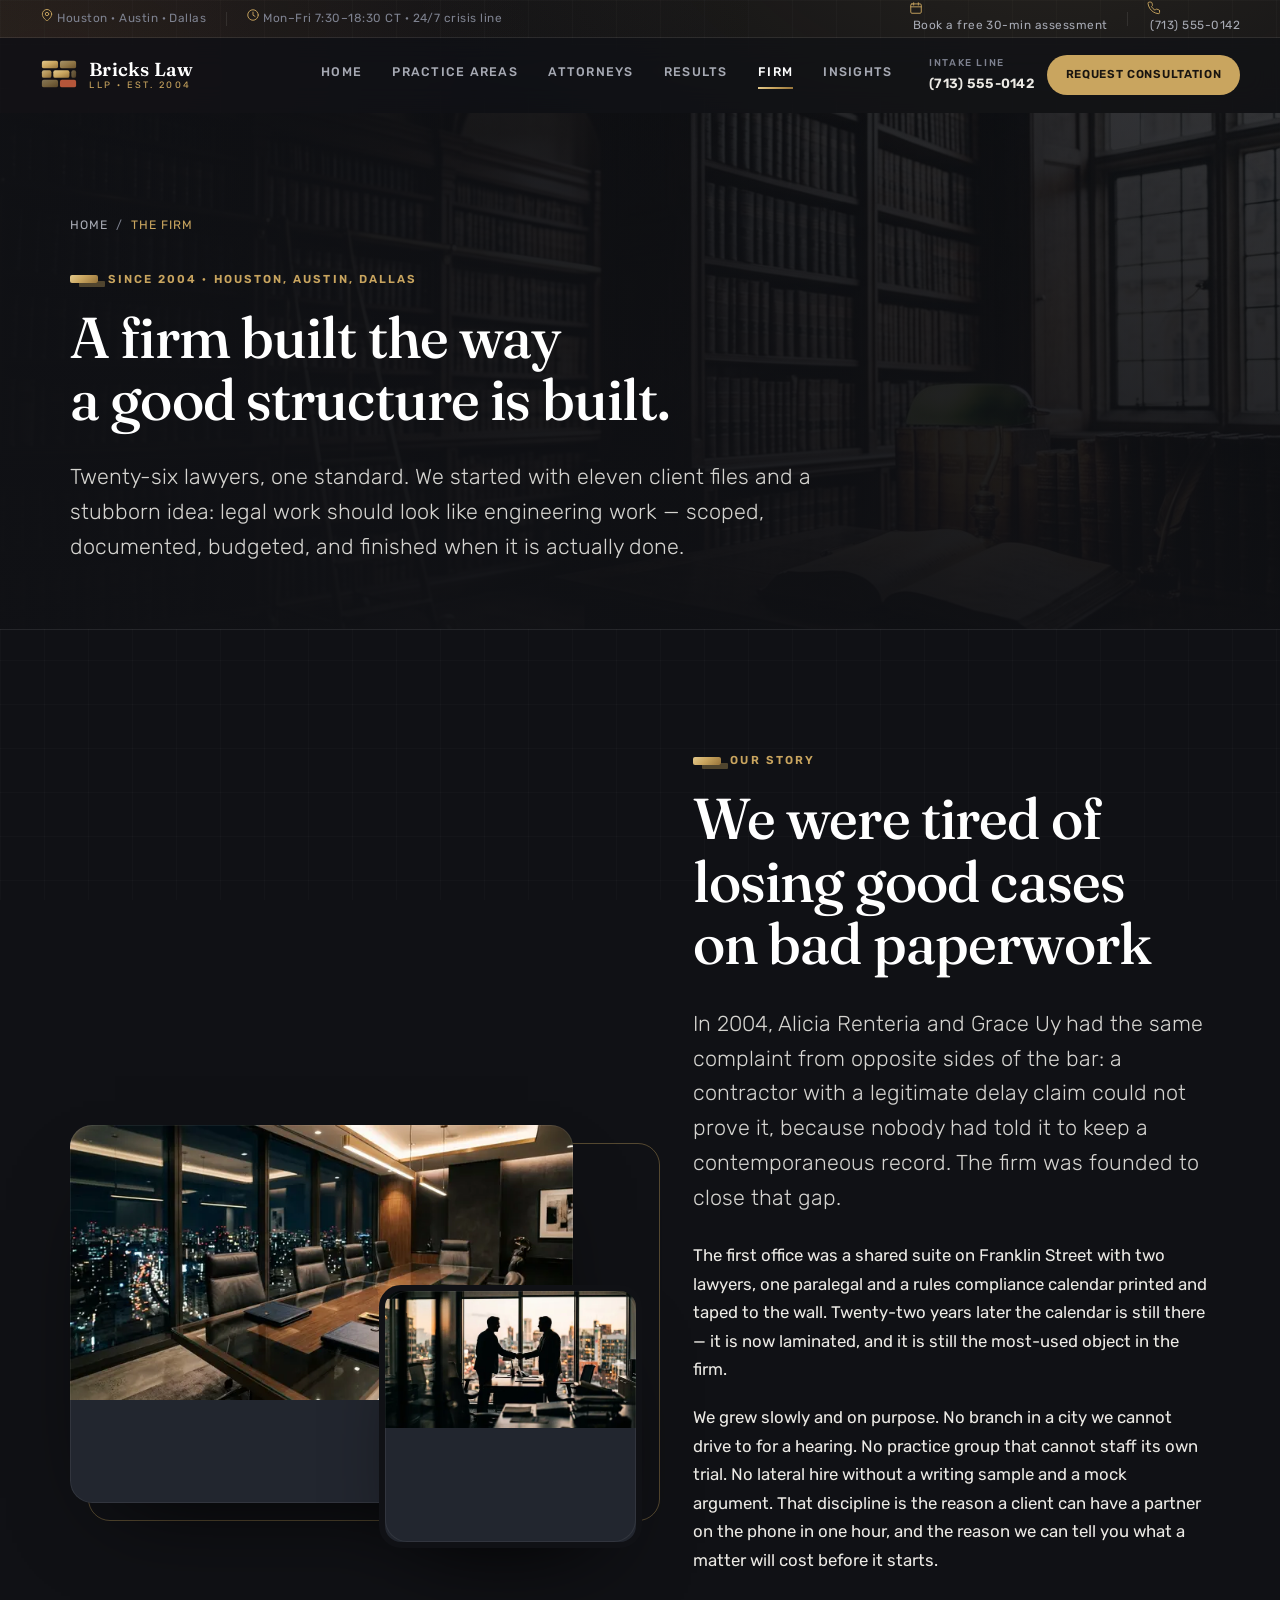
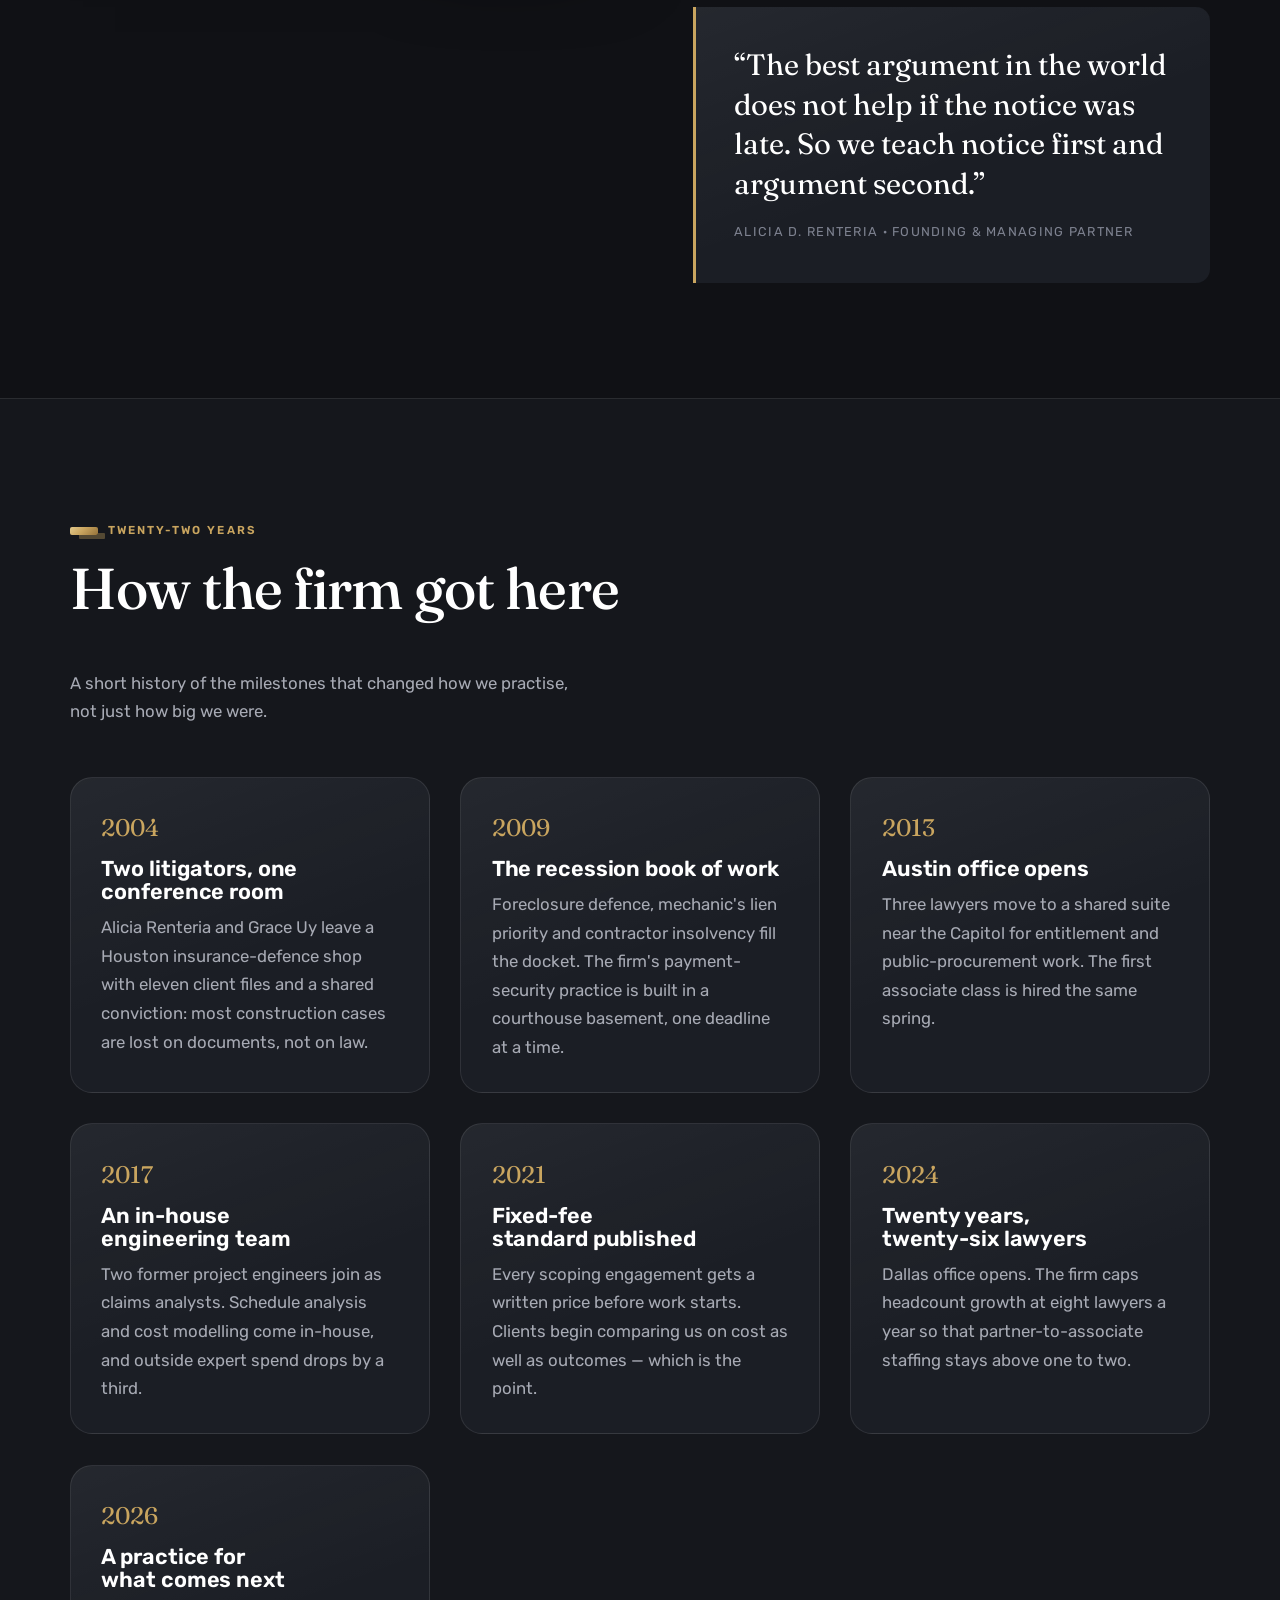
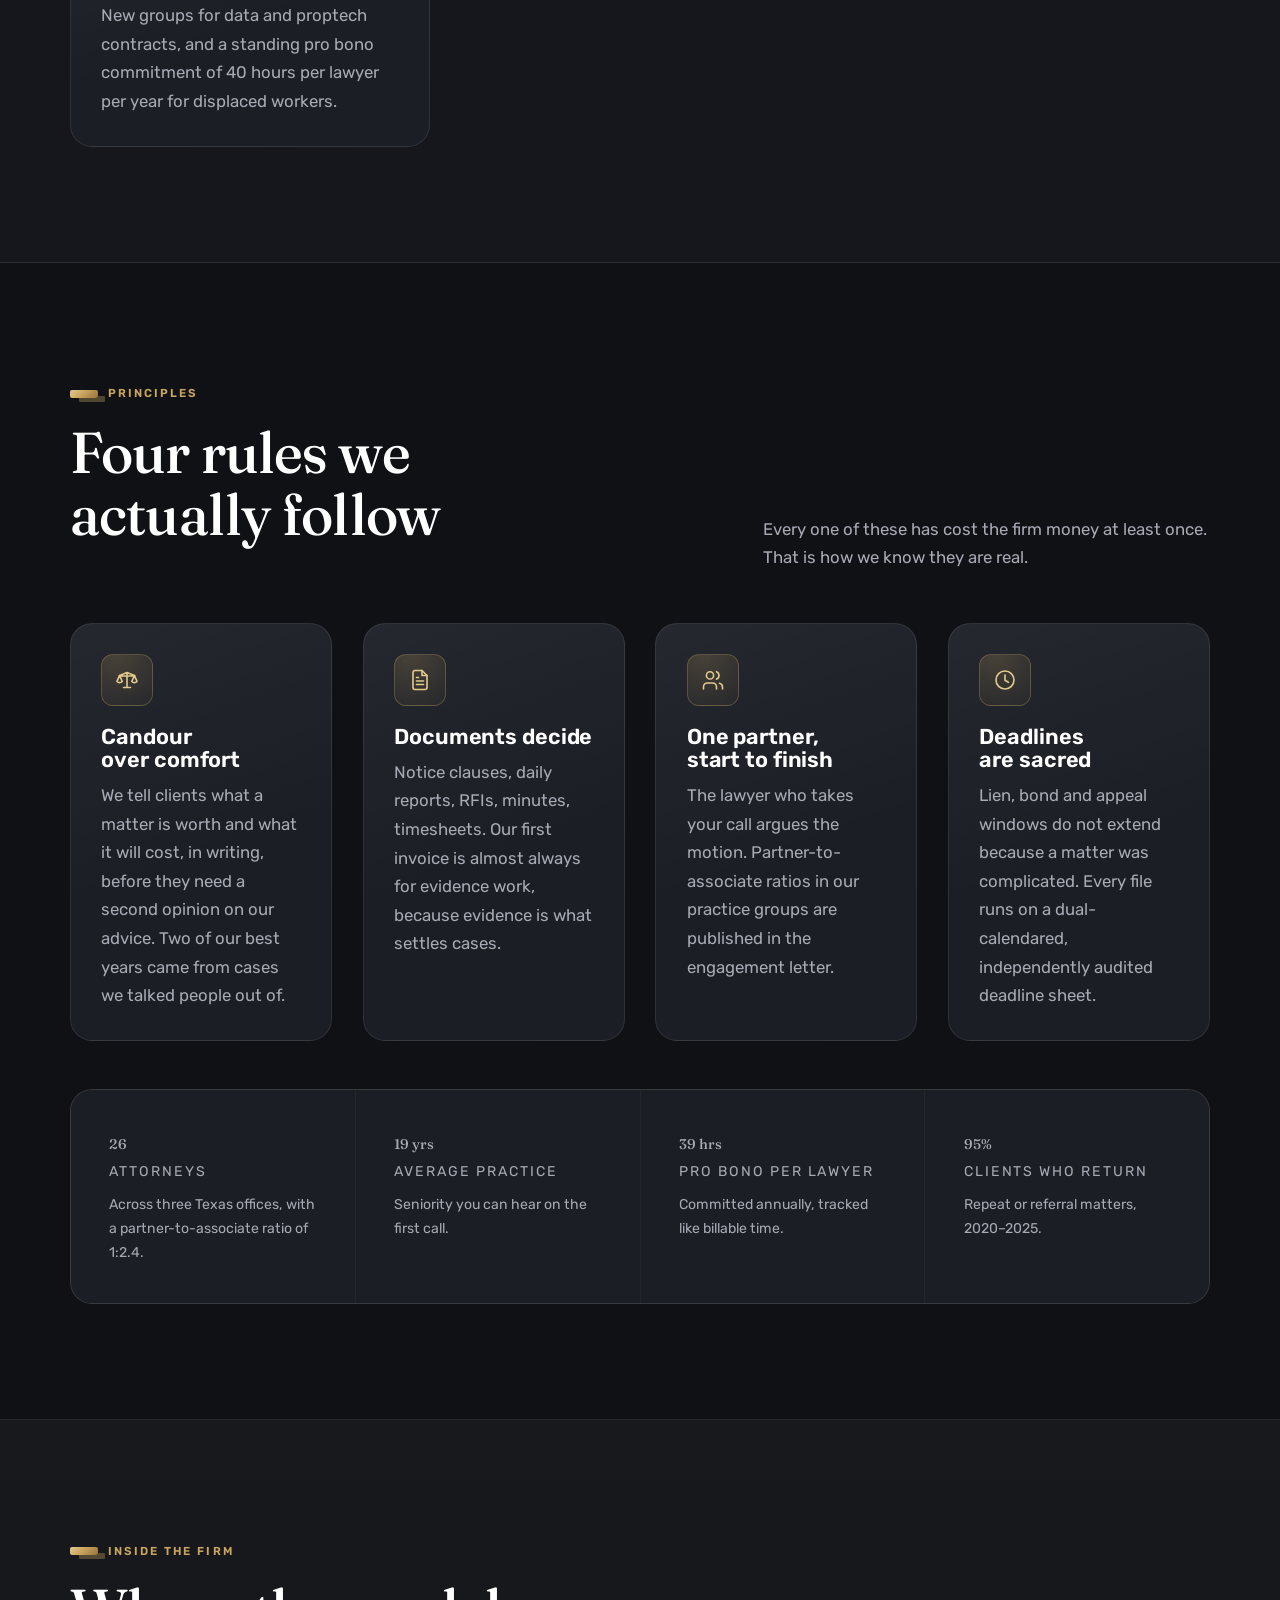
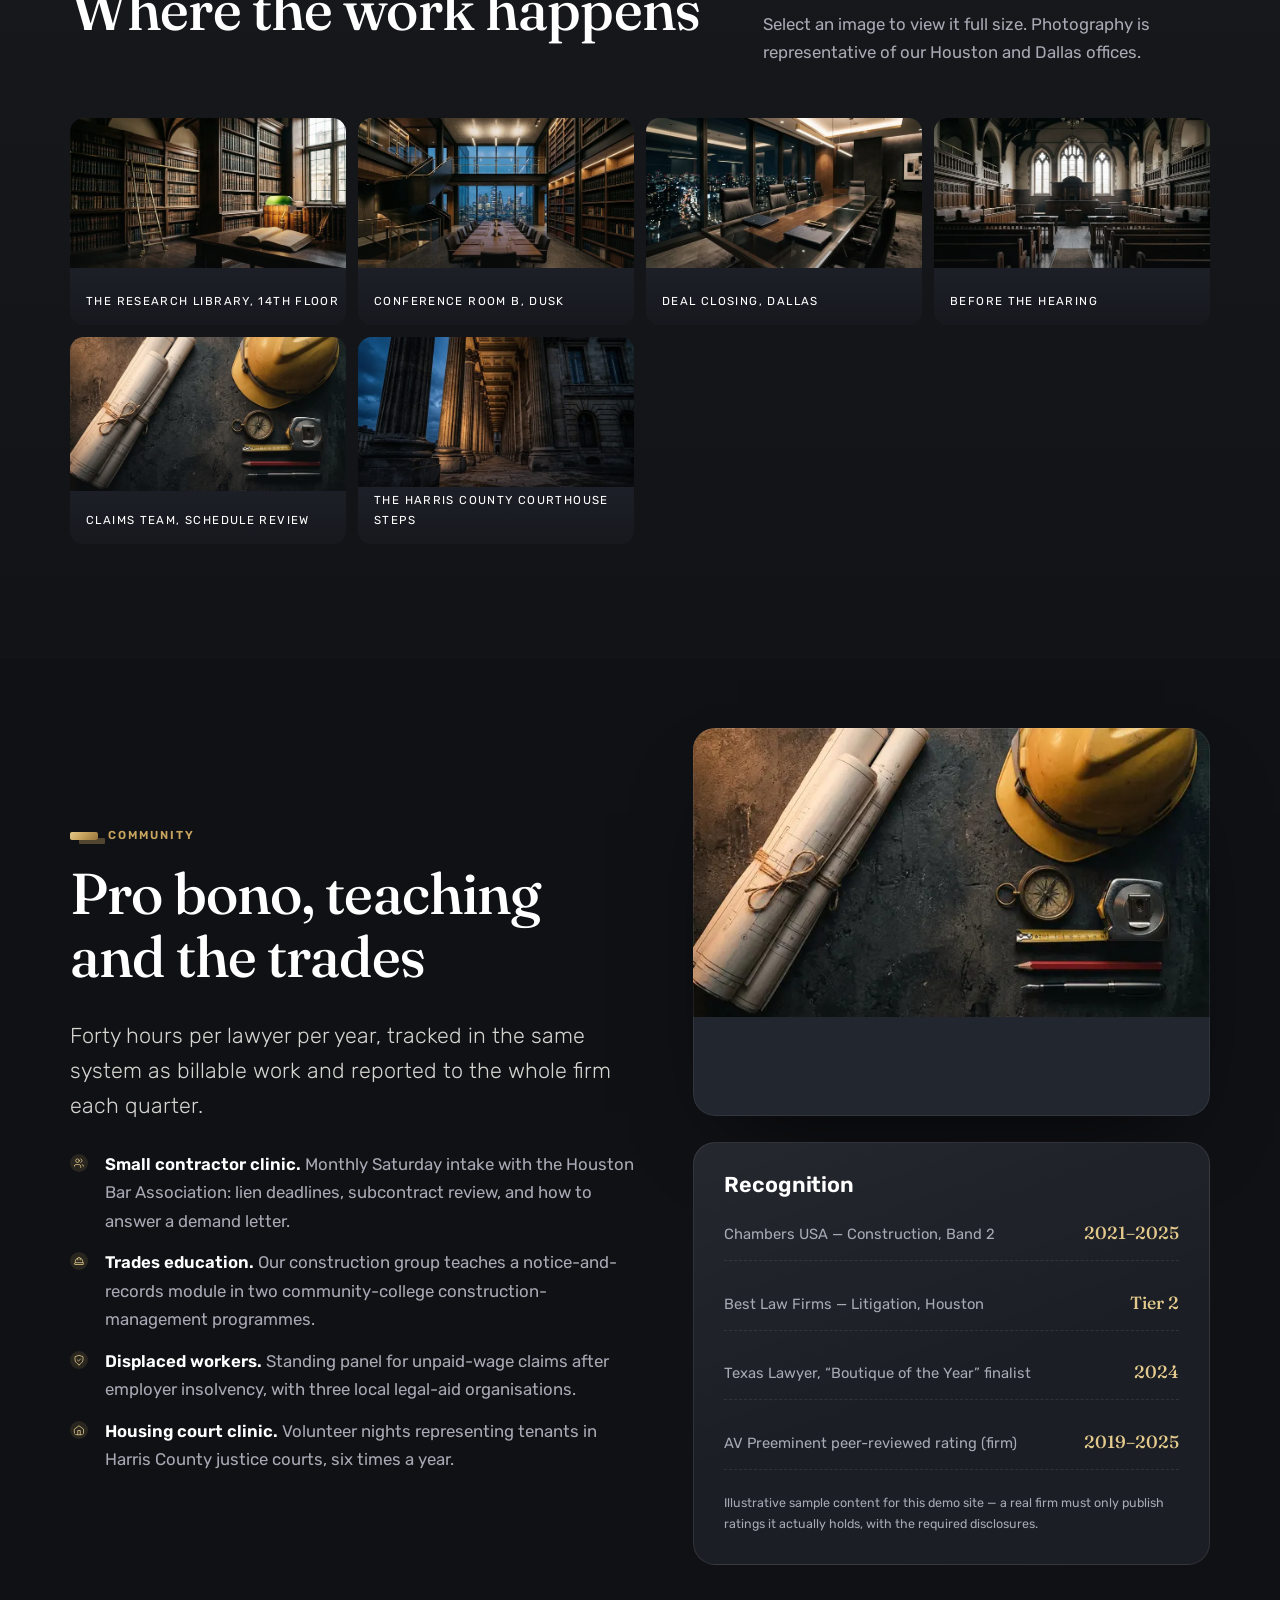
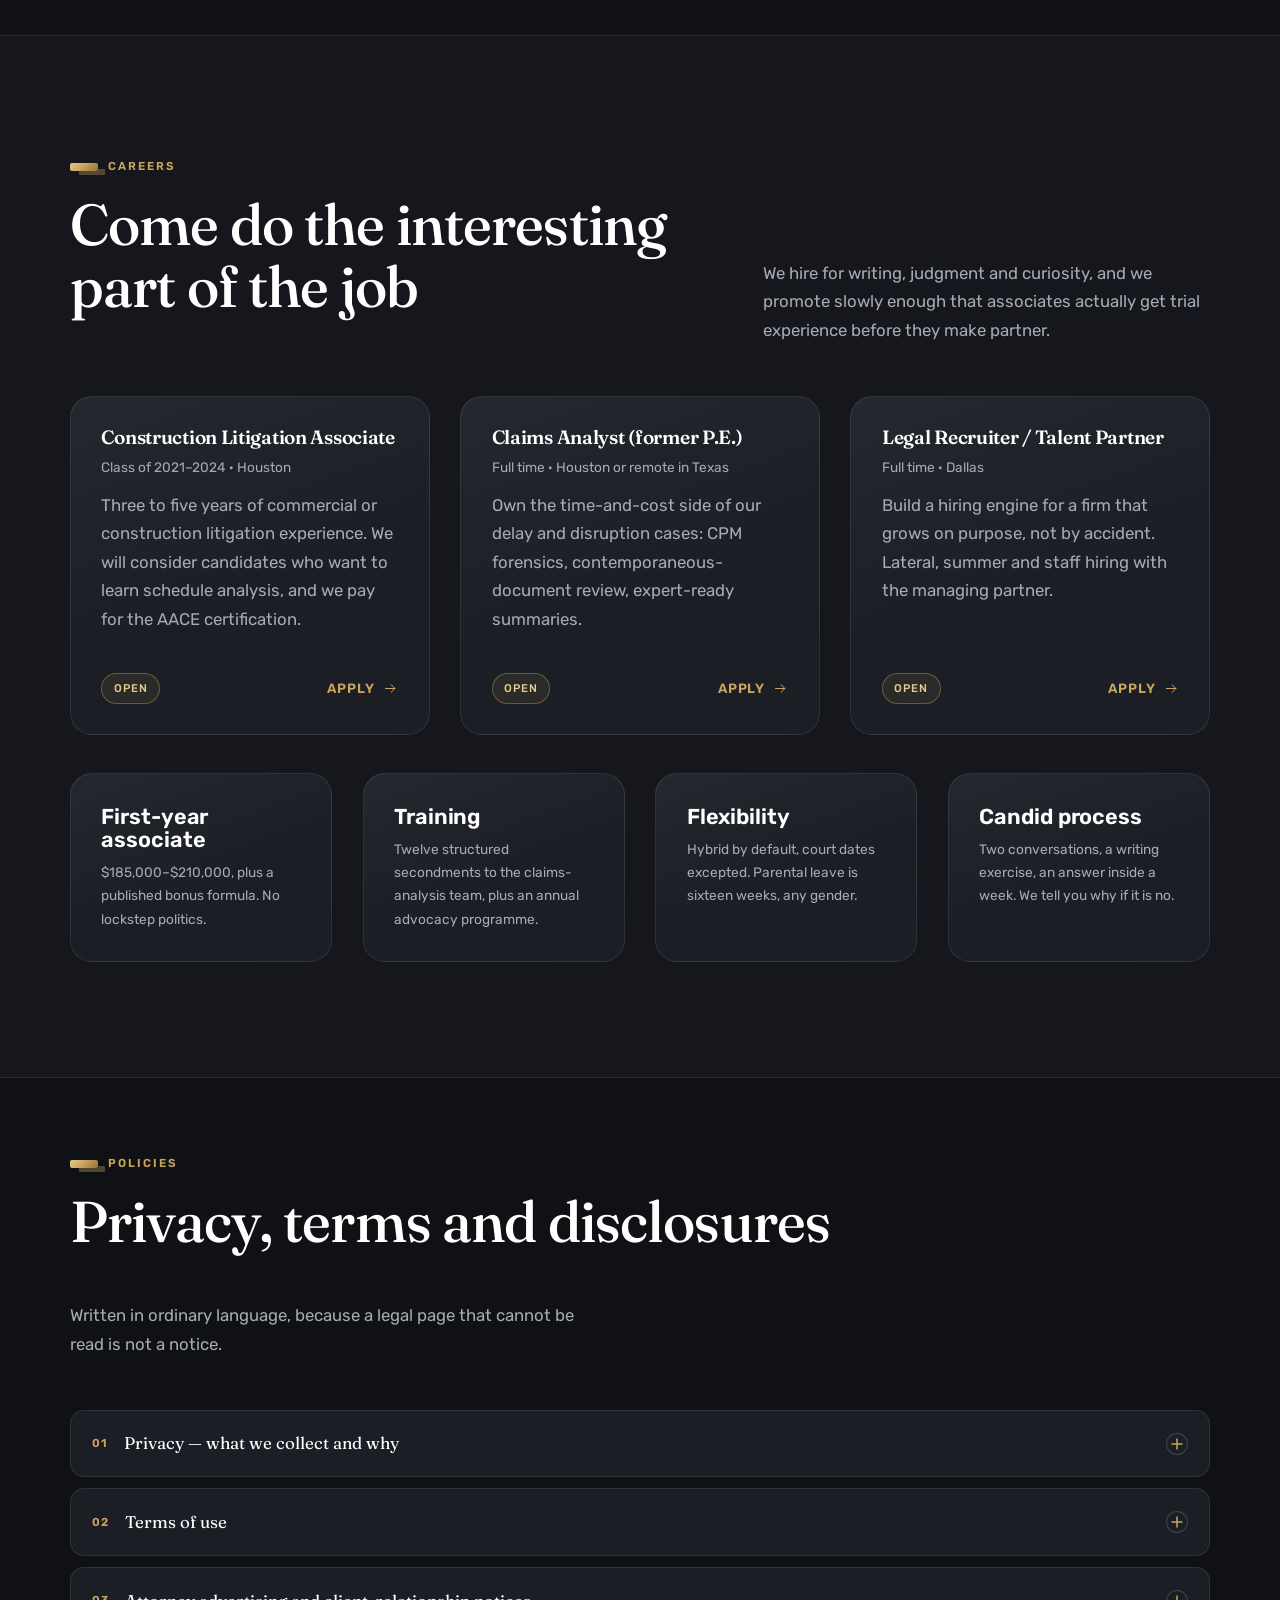
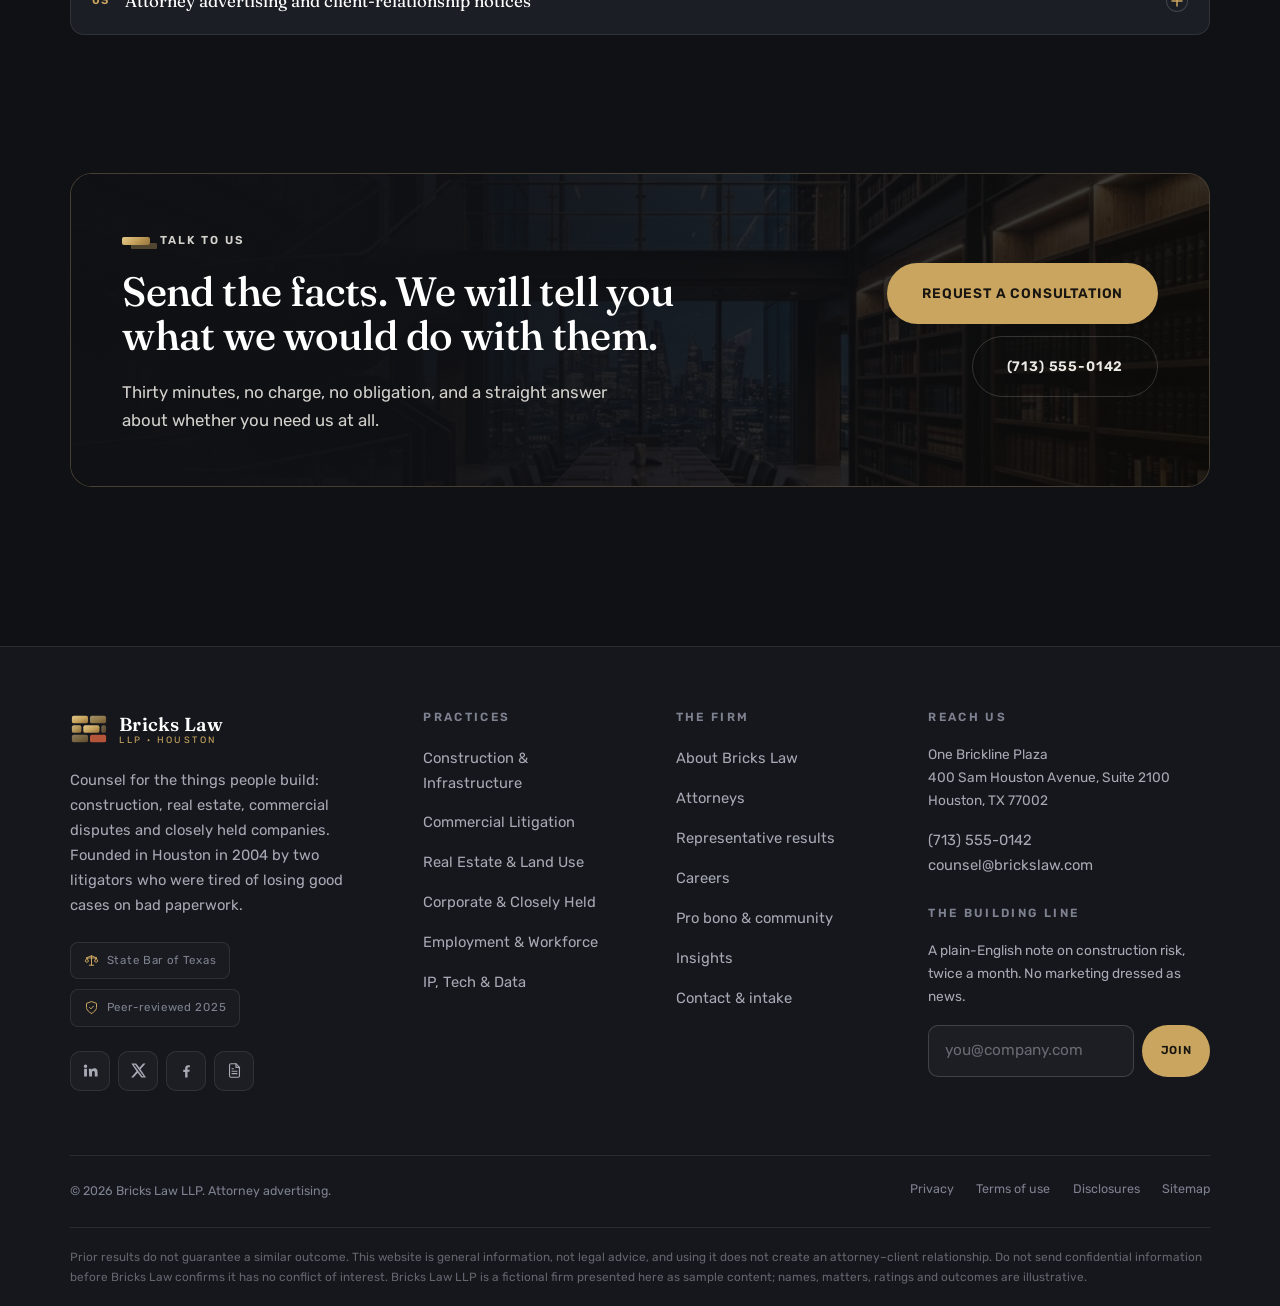
<file: about.html>
<!doctype html>
<!--
  Bricks Law LLP — sample/demo website content.
  Attorneys, matters, results and ratings on this site are illustrative
  placeholders written to demonstrate the layout. Replace with your firm's
  verified, ethics-compliant copy before publishing (see README.md).
-->
<html lang="en" class="no-js">
<head>
<meta charset="utf-8">
<meta name="viewport" content="width=device-width, initial-scale=1">
<title>About the Firm — Bricks Law LLP, Houston</title>
<meta name="description" content="Founded in 2004 by two litigators tired of losing good cases on paperwork. Twenty-six attorneys in Houston, Austin and Dallas, plus careers and pro bono.">
<meta name="theme-color" content="#101115">
<link rel="canonical" href="https://brickslaw.com/about.html">
<meta property="og:type" content="website">
<meta property="og:site_name" content="Bricks Law LLP">
<meta property="og:title" content="About the Firm — Bricks Law LLP, Houston">
<meta property="og:description" content="Founded in 2004 by two litigators tired of losing good cases on paperwork. Twenty-six attorneys in Houston, Austin and Dallas, plus careers and pro bono.">
<meta property="og:image" content="https://brickslaw.com/assets/img/og-cover.jpg">
<meta property="og:url" content="https://brickslaw.com/about.html">
<meta name="twitter:card" content="summary_large_image">
<meta name="twitter:title" content="About the Firm — Bricks Law LLP, Houston">
<meta name="twitter:description" content="Founded in 2004 by two litigators tired of losing good cases on paperwork. Twenty-six attorneys in Houston, Austin and Dallas, plus careers and pro bono.">
<link rel="icon" href="assets/img/favicon.svg" type="image/svg+xml">
<link rel="icon" href="assets/img/favicon-32.png" sizes="32x32">
<link rel="apple-touch-icon" href="assets/img/apple-touch-icon.png">
<link rel="preload" as="image" href="assets/img/about-library-1400.jpg" fetchpriority="high">
<link rel="preconnect" href="https://fonts.googleapis.com"><link rel="preconnect" href="https://fonts.gstatic.com" crossorigin><link rel="stylesheet" href="https://fonts.googleapis.com/css2?family=Fraunces:ital,opsz,wght@0,9..144,300..600;1,9..144,400&family=Rubik:wght@300;400;500;600&display=swap">
<link rel="stylesheet" href="assets/css/style.css">
</head>
<body>
<div class="utility-bar">
  <div class="container container-wide" style="display:flex;align-items:center;gap:1.2rem;width:100%">
    <span class="utility-hide-sm"><svg class="ico" aria-hidden="true"><use href="assets/img/sprite.svg#i-pin"/></svg>&nbsp;Houston · Austin · Dallas</span>
    <span class="utility-hide-sm sep" aria-hidden="true"></span>
    <span class="utility-hide-sm"><svg class="ico" aria-hidden="true"><use href="assets/img/sprite.svg#i-clock"/></svg>&nbsp;Mon–Fri 7:30–18:30 CT · 24/7 crisis line</span>
    <span class="spacer"></span>
    <a href="contact.html#consultation"><svg class="ico" aria-hidden="true"><use href="assets/img/sprite.svg#i-cal"/></svg>&nbsp;Book a free 30-min assessment</a>
    <span class="sep" aria-hidden="true"></span>
    <a href="tel:+17135550142"><svg class="ico" aria-hidden="true"><use href="assets/img/sprite.svg#i-phone"/></svg>&nbsp;(713) 555-0142</a>
  </div>
</div>

<header class="site-header">
  <div class="container container-wide nav-row">
    <a class="brand" href="index.html" aria-label="Bricks Law LLP — home">
      <svg class="brand-mark" viewBox="0 0 40 40" aria-hidden="true">
        <defs>
          <linearGradient id="brassMark" x1="0" y1="0" x2="1" y2="1">
            <stop offset="0" stop-color="#e3c98c"/><stop offset=".5" stop-color="#c9a55f"/><stop offset="1" stop-color="#96733a"/>
          </linearGradient>
        </defs>
        <g fill="url(#brassMark)">
          <rect x="2" y="5" width="17" height="8" rx="2"/>
          <rect x="21" y="5" width="17" height="8" rx="2" opacity=".7"/>
          <rect x="2" y="15" width="10" height="8" rx="2" opacity=".88"/>
          <rect x="14" y="15" width="17" height="8" rx="2"/>
          <rect x="33" y="15" width="5" height="8" rx="2" opacity=".45"/>
          <rect x="2" y="25" width="17" height="8" rx="2" opacity=".55"/>
          <rect x="21" y="25" width="17" height="8" rx="2" fill="#b5563a"/>
        </g>
      </svg>
      <span class="brand-name"><b>Bricks Law</b><span>LLP · Est. 2004</span></span>
    </a>

    <nav class="nav" aria-label="Primary">
      <ul>
        <li><a href="index.html" >Home</a></li>
        <li><a href="practice-areas.html">Practice areas</a></li>
        <li><a href="attorneys.html">Attorneys</a></li>
        <li><a href="results.html">Results</a></li>
        <li><a href="about.html" aria-current="page">Firm</a></li>
        <li><a href="insights.html">Insights</a></li>
      </ul>
    </nav>

    <div class="header-actions">
      <a class="header-phone" href="tel:+17135550142"><span>Intake line</span>(713) 555-0142</a>
      <a class="btn btn-sm" href="contact.html#consultation">Request consultation</a>
      <button class="nav-toggle" type="button" aria-expanded="false" aria-controls="mobile-nav" aria-label="Open menu">
        <i aria-hidden="true"></i><i aria-hidden="true"></i><i aria-hidden="true"></i>
      </button>
    </div>
  </div>
  <div class="scroll-progress" aria-hidden="true"></div>
</header>

<nav class="mobile-nav" id="mobile-nav" aria-label="Mobile">
  <div class="mobile-nav-head">
    <span class="brand" aria-hidden="true">
      <img class="brand-mark" src="assets/img/logo.svg" alt="" width="40" height="40" loading="lazy" decoding="async">
      <span class="brand-name"><b>Bricks Law</b><span>LLP</span></span>
    </span>
    <button class="nav-toggle" type="button" data-nav-close aria-label="Close menu">
      <svg class="ico" aria-hidden="true"><use href="assets/img/sprite.svg#i-close"/></svg>
    </button>
  </div>
  <ul class="nav-list">
    <li><a href="index.html" data-index="01" >Home</a></li>
    <li><a href="practice-areas.html" data-index="02">Practice areas</a></li>
    <li><a href="attorneys.html" data-index="03">Attorneys</a></li>
    <li><a href="results.html" data-index="04">Results</a></li>
    <li><a href="about.html" aria-current="page" data-index="05">The firm</a></li>
    <li><a href="insights.html" data-index="06">Insights</a></li>
    <li><a href="contact.html" data-index="07">Contact</a></li>
  </ul>
  <div class="mobile-nav-cta">
    <a class="btn btn-block" href="contact.html#consultation">Request a consultation</a>
    <a class="btn btn-ghost btn-block" href="tel:+17135550142">Call the intake line</a>
  </div>
  <div class="mobile-nav-contact">
    <p class="small dim" style="margin-bottom:.5rem">One Brickline Plaza, 400 Sam Houston Ave<br>Suite 2100, Houston, TX 77002</p>
    <a href="mailto:counsel@brickslaw.com"><svg class="ico" aria-hidden="true"><use href="assets/img/sprite.svg#i-mail"/></svg> counsel@brickslaw.com</a>
  </div>
</nav>

<main id="main">

  <section class="page-hero">
    <div class="bg" aria-hidden="true">
      <img src="assets/img/about-library-1400.jpg" alt="" width="1400" height="768" fetchpriority="high" decoding="async">
    </div>
    <div class="container">
      <nav class="breadcrumbs" aria-label="Breadcrumb"><ol style="display:flex;flex-wrap:wrap;gap:.5rem;list-style:none;margin:0;padding:0"><li><a href="index.html">Home</a></li><li aria-hidden="true">/</li><li><span aria-current="page">The firm</span></li></ol></nav>
      <p class="eyebrow">Since 2004 · Houston, Austin, Dallas</p>
      <h1>A firm built the way<br>a good structure is built.</h1>
      <p class="lead">Twenty-six lawyers, one standard. We started with eleven client files and a stubborn idea: legal work should look like engineering work — scoped, documented, budgeted, and finished when it is actually done.</p>
    </div>
  </section>

  <section class="section" aria-labelledby="story-title">
    <div class="container split">
      <div class="media-stack brass-frame-offset" data-reveal>
        <div class="media-frame ratio-43"><picture><source type="image/webp" srcset="assets/img/practice-corporate-640.webp 640w, assets/img/practice-corporate-900.webp 900w, assets/img/practice-corporate-1400.webp 1400w" sizes="(min-width: 940px) 46vw, 92vw"><img src="assets/img/practice-corporate-900.jpg" alt="Two lawyers reviewing documents in a dark boardroom" width="1400" height="768" loading="lazy" decoding="async"></picture></div>
        <div class="media-frame ratio-11"><picture><source type="image/webp" srcset="assets/img/practice-employment-640.webp 640w" sizes="(min-width: 940px) 20vw, 0vw"><img src="assets/img/practice-employment-900.jpg" alt="Silhouetted handshake across a desk" width="1400" height="768" loading="lazy" decoding="async"></picture></div>
      </div>
      <div data-reveal data-reveal-delay="120">
        <p class="eyebrow">Our story</p>
        <h2 id="story-title">We were tired of losing good cases on bad paperwork</h2>
        <p class="lead">In 2004, Alicia Renteria and Grace Uy had the same complaint from opposite sides of the bar: a contractor with a legitimate delay claim could not prove it, because nobody had told it to keep a contemporaneous record. The firm was founded to close that gap.</p>
        <p>The first office was a shared suite on Franklin Street with two lawyers, one paralegal and a rules compliance calendar printed and taped to the wall. Twenty-two years later the calendar is still there — it is now laminated, and it is still the most-used object in the firm.</p>
        <p>We grew slowly and on purpose. No branch in a city we cannot drive to for a hearing. No practice group that cannot staff its own trial. No lateral hire without a writing sample and a mock argument. That discipline is the reason a client can have a partner on the phone in one hour, and the reason we can tell you what a matter will cost before it starts.</p>
        <div class="pull-quote" style="margin-top:2rem">
          <p>“The best argument in the world does not help if the notice was late. So we teach notice first and argument second.”</p>
          <cite>Alicia D. Renteria · Founding &amp; Managing Partner</cite>
        </div>
      </div>
    </div>
  </section>

  <section class="section section-ink" aria-labelledby="timeline-title">
    <div class="container">
      <div class="section-head stacked">
        <div>
          <p class="eyebrow">Twenty-two years</p>
          <h2 id="timeline-title">How the firm got here</h2>
        </div>
        <p class="section-note">A short history of the milestones that changed how we practise, not just how big we were.</p>
      </div>
      <div class="grid grid-3" data-reveal-group>
        <article class="card"><p style="font-family:var(--font-display);font-size:1.5rem;color:var(--brass);margin:0 0 .5rem">2004</p><h4>Two litigators, one conference room</h4><p style="margin:0">Alicia Renteria and Grace Uy leave a Houston insurance-defence shop with eleven client files and a shared conviction: most construction cases are lost on documents, not on law.</p></article><article class="card"><p style="font-family:var(--font-display);font-size:1.5rem;color:var(--brass);margin:0 0 .5rem">2009</p><h4>The recession book of work</h4><p style="margin:0">Foreclosure defence, mechanic's lien priority and contractor insolvency fill the docket. The firm's payment-security practice is built in a courthouse basement, one deadline at a time.</p></article><article class="card"><p style="font-family:var(--font-display);font-size:1.5rem;color:var(--brass);margin:0 0 .5rem">2013</p><h4>Austin office opens</h4><p style="margin:0">Three lawyers move to a shared suite near the Capitol for entitlement and public-procurement work. The first associate class is hired the same spring.</p></article><article class="card"><p style="font-family:var(--font-display);font-size:1.5rem;color:var(--brass);margin:0 0 .5rem">2017</p><h4>An in-house engineering team</h4><p style="margin:0">Two former project engineers join as claims analysts. Schedule analysis and cost modelling come in-house, and outside expert spend drops by a third.</p></article><article class="card"><p style="font-family:var(--font-display);font-size:1.5rem;color:var(--brass);margin:0 0 .5rem">2021</p><h4>Fixed-fee standard published</h4><p style="margin:0">Every scoping engagement gets a written price before work starts. Clients begin comparing us on cost as well as outcomes — which is the point.</p></article><article class="card"><p style="font-family:var(--font-display);font-size:1.5rem;color:var(--brass);margin:0 0 .5rem">2024</p><h4>Twenty years, twenty-six lawyers</h4><p style="margin:0">Dallas office opens. The firm caps headcount growth at eight lawyers a year so that partner-to-associate staffing stays above one to two.</p></article><article class="card"><p style="font-family:var(--font-display);font-size:1.5rem;color:var(--brass);margin:0 0 .5rem">2026</p><h4>A practice for what comes next</h4><p style="margin:0">New groups for data and proptech contracts, and a standing pro bono commitment of 40 hours per lawyer per year for displaced workers.</p></article>
      </div>
    </div>
  </section>

  <section class="section" aria-labelledby="values-title">
    <div class="container">
      <div class="section-head">
        <div>
          <p class="eyebrow">Principles</p>
          <h2 id="values-title">Four rules we actually follow</h2>
        </div>
        <p class="section-note">Every one of these has cost the firm money at least once. That is how we know they are real.</p>
      </div>
      <div class="grid grid-4" data-reveal-group>
        <article class="card"><div class="icon-tile"><svg class="ico" aria-hidden="true"><use href="assets/img/sprite.svg#i-scale"/></svg></div><h4>Candour over comfort</h4><p style="margin:0">We tell clients what a matter is worth and what it will cost, in writing, before they need a second opinion on our advice. Two of our best years came from cases we talked people out of.</p></article><article class="card"><div class="icon-tile"><svg class="ico" aria-hidden="true"><use href="assets/img/sprite.svg#i-file"/></svg></div><h4>Documents decide</h4><p style="margin:0">Notice clauses, daily reports, RFIs, minutes, timesheets. Our first invoice is almost always for evidence work, because evidence is what settles cases.</p></article><article class="card"><div class="icon-tile"><svg class="ico" aria-hidden="true"><use href="assets/img/sprite.svg#i-people"/></svg></div><h4>One partner, start to finish</h4><p style="margin:0">The lawyer who takes your call argues the motion. Partner-to-associate ratios in our practice groups are published in the engagement letter.</p></article><article class="card"><div class="icon-tile"><svg class="ico" aria-hidden="true"><use href="assets/img/sprite.svg#i-clock"/></svg></div><h4>Deadlines are sacred</h4><p style="margin:0">Lien, bond and appeal windows do not extend because a matter was complicated. Every file runs on a dual-calendared, independently audited deadline sheet.</p></article>
      </div>

      <div class="stats" style="margin-top:clamp(2rem,4vw,3rem)" data-reveal>
        <div class="stat"><p class="stat-value"><span data-count-to="26">0</span></p><p class="stat-label">Attorneys</p><p>Across three Texas offices, with a partner-to-associate ratio of 1:2.4.</p></div>
        <div class="stat"><p class="stat-value"><span data-count-to="19" data-count-suffix=" yrs">0</span></p><p class="stat-label">Average practice</p><p>Seniority you can hear on the first call.</p></div>
        <div class="stat"><p class="stat-value"><span data-count-to="40" data-count-suffix=" hrs">0</span></p><p class="stat-label">Pro bono per lawyer</p><p>Committed annually, tracked like billable time.</p></div>
        <div class="stat"><p class="stat-value"><span data-count-to="97" data-count-suffix="%">0</span></p><p class="stat-label">Clients who return</p><p>Repeat or referral matters, 2020–2025.</p></div>
      </div>
    </div>
  </section>

  <section class="section section-panel" aria-labelledby="inside-title">
    <div class="container">
      <div class="section-head">
        <div>
          <p class="eyebrow">Inside the firm</p>
          <h2 id="inside-title">Where the work happens</h2>
        </div>
        <p class="section-note">Select an image to view it full size. Photography is representative of our Houston and Dallas offices.</p>
      </div>
      <div class="gallery" data-reveal-group>
        <a class="gal-item" href="assets/img/about-library-1400.jpg" data-lightbox data-full="assets/img/about-library-1400.jpg" data-caption="The research library, 14th floor" aria-label="Open image: The research library, 14th floor"><picture><source type="image/webp" srcset="assets/img/about-library-640.webp 640w" sizes="(min-width:940px) 30vw, 90vw"><img src="assets/img/about-library-640.jpg" alt="The research library, 14th floor" width="900" height="494" loading="lazy" decoding="async"></picture><span class="gal-label" aria-hidden="true">The research library, 14th floor</span></a><a class="gal-item" href="assets/img/hero-office-1400.jpg" data-lightbox data-full="assets/img/hero-office-1400.jpg" data-caption="Conference room B, dusk" aria-label="Open image: Conference room B, dusk"><picture><source type="image/webp" srcset="assets/img/hero-office-640.webp 640w" sizes="(min-width:940px) 30vw, 90vw"><img src="assets/img/hero-office-640.jpg" alt="Conference room B, dusk" width="900" height="494" loading="lazy" decoding="async"></picture><span class="gal-label" aria-hidden="true">Conference room B, dusk</span></a><a class="gal-item" href="assets/img/practice-corporate-1400.jpg" data-lightbox data-full="assets/img/practice-corporate-1400.jpg" data-caption="Deal closing, Dallas" aria-label="Open image: Deal closing, Dallas"><picture><source type="image/webp" srcset="assets/img/practice-corporate-640.webp 640w" sizes="(min-width:940px) 30vw, 90vw"><img src="assets/img/practice-corporate-640.jpg" alt="Deal closing, Dallas" width="900" height="494" loading="lazy" decoding="async"></picture><span class="gal-label" aria-hidden="true">Deal closing, Dallas</span></a><a class="gal-item" href="assets/img/practice-litigation-1400.jpg" data-lightbox data-full="assets/img/practice-litigation-1400.jpg" data-caption="Before the hearing" aria-label="Open image: Before the hearing"><picture><source type="image/webp" srcset="assets/img/practice-litigation-640.webp 640w" sizes="(min-width:940px) 30vw, 90vw"><img src="assets/img/practice-litigation-640.jpg" alt="Before the hearing" width="900" height="494" loading="lazy" decoding="async"></picture><span class="gal-label" aria-hidden="true">Before the hearing</span></a><a class="gal-item" href="assets/img/practice-construction-1400.jpg" data-lightbox data-full="assets/img/practice-construction-1400.jpg" data-caption="Claims team, schedule review" aria-label="Open image: Claims team, schedule review"><picture><source type="image/webp" srcset="assets/img/practice-construction-640.webp 640w" sizes="(min-width:940px) 30vw, 90vw"><img src="assets/img/practice-construction-640.jpg" alt="Claims team, schedule review" width="900" height="494" loading="lazy" decoding="async"></picture><span class="gal-label" aria-hidden="true">Claims team, schedule review</span></a><a class="gal-item" href="assets/img/cta-colonnade-1400.jpg" data-lightbox data-full="assets/img/cta-colonnade-1400.jpg" data-caption="The Harris County courthouse steps" aria-label="Open image: The Harris County courthouse steps"><picture><source type="image/webp" srcset="assets/img/cta-colonnade-640.webp 640w" sizes="(min-width:940px) 30vw, 90vw"><img src="assets/img/cta-colonnade-640.jpg" alt="The Harris County courthouse steps" width="900" height="494" loading="lazy" decoding="async"></picture><span class="gal-label" aria-hidden="true">The Harris County courthouse steps</span></a>
      </div>
    </div>
  </section>

  <section class="section section-tight" aria-labelledby="community-title">
    <div class="container split">
      <div data-reveal id="pro-bono">
        <p class="eyebrow">Community</p>
        <h2 id="community-title">Pro bono, teaching and the trades</h2>
        <p class="lead">Forty hours per lawyer per year, tracked in the same system as billable work and reported to the whole firm each quarter.</p>
        <ul class="check-list" style="margin-top:1.6rem">
          <li><svg class="ico" aria-hidden="true"><use href="assets/img/sprite.svg#i-people"/></svg><span><b>Small contractor clinic.</b> Monthly Saturday intake with the Houston Bar Association: lien deadlines, subcontract review, and how to answer a demand letter.</span></li>
          <li><svg class="ico" aria-hidden="true"><use href="assets/img/sprite.svg#i-hardhat"/></svg><span><b>Trades education.</b> Our construction group teaches a notice-and-records module in two community-college construction-management programmes.</span></li>
          <li><svg class="ico" aria-hidden="true"><use href="assets/img/sprite.svg#i-shield"/></svg><span><b>Displaced workers.</b> Standing panel for unpaid-wage claims after employer insolvency, with three local legal-aid organisations.</span></li>
          <li><svg class="ico" aria-hidden="true"><use href="assets/img/sprite.svg#i-home"/></svg><span><b>Housing court clinic.</b> Volunteer nights representing tenants in Harris County justice courts, six times a year.</span></li>
        </ul>
      </div>
      <div data-reveal data-reveal-delay="120">
        <div class="media-frame ratio-43"><picture><source type="image/webp" srcset="assets/img/practice-construction-640.webp 640w, assets/img/practice-construction-900.webp 900w, assets/img/practice-construction-1400.webp 1400w" sizes="(min-width: 940px) 46vw, 92vw"><img src="assets/img/practice-construction-900.jpg" alt="Construction documents and a hard hat on a desk during a claims review" width="1400" height="768" loading="lazy" decoding="async"></picture></div>
        <div class="card" style="margin-top:1.6rem">
          <h4>Recognition</h4>
          <ul class="rate-list">
            <li><span>Chambers USA — Construction, Band 2</span><b class="price">2021–2025</b></li>
            <li><span>Best Law Firms — Litigation, Houston</span><b class="price">Tier 2</b></li>
            <li><span>Texas Lawyer, “Boutique of the Year” finalist</span><b class="price">2024</b></li>
            <li><span>AV Preeminent peer-reviewed rating (firm)</span><b class="price">2019–2025</b></li>
          </ul>
          <p class="disclaimer" style="margin-top:1rem">Illustrative sample content for this demo site — a real firm must only publish ratings it actually holds, with the required disclosures.</p>
        </div>
      </div>
    </div>
  </section>

  <section class="section section-ink" id="careers" aria-labelledby="careers-title">
    <div class="container">
      <div class="section-head">
        <div>
          <p class="eyebrow">Careers</p>
          <h2 id="careers-title">Come do the interesting part of the job</h2>
        </div>
        <p class="section-note">We hire for writing, judgment and curiosity, and we promote slowly enough that associates actually get trial experience before they make partner.</p>
      </div>
      <div class="grid grid-3" data-reveal-group>
        <article class="card"><h3 style="font-size:1.2rem">Construction Litigation Associate</h3><p class="small dim" style="margin-bottom:.7rem">Class of 2021–2024 · Houston</p><p>Three to five years of commercial or construction litigation experience. We will consider candidates who want to learn schedule analysis, and we pay for the AACE certification.</p><div class="card-foot"><span class="tag tag-brass">Open</span><a class="link-arrow" href="contact.html#careers">Apply <svg class="ico" aria-hidden="true"><use href="assets/img/sprite.svg#i-arrow-right"/></svg></a></div></article><article class="card"><h3 style="font-size:1.2rem">Claims Analyst (former P.E.)</h3><p class="small dim" style="margin-bottom:.7rem">Full time · Houston or remote in Texas</p><p>Own the time-and-cost side of our delay and disruption cases: CPM forensics, contemporaneous-document review, expert-ready summaries.</p><div class="card-foot"><span class="tag tag-brass">Open</span><a class="link-arrow" href="contact.html#careers">Apply <svg class="ico" aria-hidden="true"><use href="assets/img/sprite.svg#i-arrow-right"/></svg></a></div></article><article class="card"><h3 style="font-size:1.2rem">Legal Recruiter / Talent Partner</h3><p class="small dim" style="margin-bottom:.7rem">Full time · Dallas</p><p>Build a hiring engine for a firm that grows on purpose, not by accident. Lateral, summer and staff hiring with the managing partner.</p><div class="card-foot"><span class="tag tag-brass">Open</span><a class="link-arrow" href="contact.html#careers">Apply <svg class="ico" aria-hidden="true"><use href="assets/img/sprite.svg#i-arrow-right"/></svg></a></div></article>
      </div>
      <div class="grid grid-4" style="margin-top:clamp(1.8rem,3vw,2.6rem)">
        <div class="card"><h4>First-year associate</h4><p class="small" style="margin:0">$185,000–$210,000, plus a published bonus formula. No lockstep politics.</p></div>
        <div class="card"><h4>Training</h4><p class="small" style="margin:0">Twelve structured secondments to the claims-analysis team, plus an annual advocacy programme.</p></div>
        <div class="card"><h4>Flexibility</h4><p class="small" style="margin:0">Hybrid by default, court dates excepted. Parental leave is sixteen weeks, any gender.</p></div>
        <div class="card"><h4>Candid process</h4><p class="small" style="margin:0">Two conversations, a writing exercise, an answer inside a week. We tell you why if it is no.</p></div>
      </div>
    </div>
  </section>

  <section class="section section-tight" aria-labelledby="legal-title">
    <div class="container">
      <div class="section-head stacked">
        <div>
          <p class="eyebrow">Policies</p>
          <h2 id="legal-title">Privacy, terms and disclosures</h2>
        </div>
        <p class="section-note">Written in ordinary language, because a legal page that cannot be read is not a notice.</p>
      </div>
      <div class="accordion" data-accordion="single">
        <details id="privacy">
          <summary><span class="acc-num">01</span> Privacy — what we collect and why</summary>
          <div class="acc-body">
            <p>This demo site sets no cookies, loads no analytics and embeds no third-party video. Form entries are, in this build, not transmitted anywhere: they are validated in your browser and cleared. A live deployment routes intake submissions to our secure client-intake system, where they are retained for 24 months, encrypted at rest, and accessible only to intake staff and the conflicts team.</p>
            <p>We do not sell or rent visitor data, we do not run behavioural advertising, and we do not use your submission to train anything. To request deletion of information you have sent us, email <a href="mailto:privacy@brickslaw.com">privacy@brickslaw.com</a>; we action requests within 30 days.</p>
          </div>
        </details>
        <details id="terms">
          <summary><span class="acc-num">02</span> Terms of use</summary>
          <div class="acc-body">
            <p>Content on this site is provided for general information only. It is not legal advice, it is not tailored to your facts, and you should not act on it without speaking to a lawyer qualified in the relevant jurisdiction. Site content, design and the Bricks Law name and marks are &copy; Bricks Law LLP; you may print pages for personal use and quote short extracts with attribution.</p>
            <p>Third-party links are for convenience; we do not control and are not responsible for them. The site is provided “as is” without warranties of any kind. Access is governed by Texas law, with venue in Harris County.</p>
          </div>
        </details>
        <details id="disclosures">
          <summary><span class="acc-num">03</span> Attorney advertising and client-relationship notices</summary>
          <div class="acc-body">
            <p><b>Attorney advertising.</b> This website is an advertisement for legal services under Texas Disciplinary Rules. Prior results do not guarantee a similar outcome; results described here depend on the specific facts of each matter and, on this demo site, are illustrative fictions.</p>
            <p><b>No attorney-client relationship.</b> Submitting a form, emailing, or calling this firm does not create a lawyer–client relationship. A relationship begins only when a signed engagement letter is countersigned by a partner. Until then, do not send confidential or time-sensitive information, documents or facts you consider privileged.</p>
            <p><b>Conflicts first.</b> Your initial enquiry is used to run a conflicts check. If we cannot act for you, we will say so promptly and will not use what you told us.</p>
            <p><b>Accessibility.</b> We aim for WCAG 2.2 AA. If a page blocks you, write to <a href="mailto:access@brickslaw.com">access@brickslaw.com</a> and we will fix it and reply with a workaround in the meantime.</p>
          </div>
        </details>
      </div>
    </div>
  </section>

  <section class="section section-tight">
    <div class="container">
      <div class="cta-band" data-reveal>
        <div class="bg" aria-hidden="true"><img src="assets/img/hero-office-900.jpg" alt="" width="1400" height="768" loading="lazy" decoding="async"></div>
        <div class="cta-band-inner">
          <div>
            <p class="eyebrow">Talk to us</p>
            <h2>Send the facts. We will tell you what we would do with them.</h2>
            <p>Thirty minutes, no charge, no obligation, and a straight answer about whether you need us at all.</p>
          </div>
          <div class="cta-actions">
            <a class="btn btn-lg" href="contact.html#consultation">Request a consultation</a>
            <a class="btn btn-ghost btn-lg" href="tel:+17135550142">(713) 555-0142</a>
          </div>
        </div>
      </div>
    </div>
  </section>

</main>

<!-- ============================== FOOTER ============================== -->
<footer class="site-footer">
  <div class="container">
    <div class="footer-top">
      <div class="footer-brand">
        <a class="brand" href="index.html" style="margin-bottom:1.2rem">
          <img class="brand-mark" src="assets/img/logo.svg" alt="" width="40" height="40" loading="lazy" decoding="async">
          <span class="brand-name"><b>Bricks Law</b><span>LLP · Houston</span></span>
        </a>
        <p>Counsel for the things people build: construction, real estate, commercial disputes and closely held companies. Founded in Houston in 2004 by two litigators who were tired of losing good cases on bad paperwork.</p>
        <div class="footer-badges">
          <span class="badge-org"><svg class="ico" aria-hidden="true"><use href="assets/img/sprite.svg#i-scale"/></svg> State Bar of Texas</span>
          <span class="badge-org"><svg class="ico" aria-hidden="true"><use href="assets/img/sprite.svg#i-shield"/></svg> Peer-reviewed 2025</span>
        </div>
        <div class="social">
          <a href="https://www.linkedin.com/" rel="noopener nofollow" aria-label="Bricks Law on LinkedIn"><svg class="ico" aria-hidden="true"><use href="assets/img/sprite.svg#i-linkedin"/></svg></a>
          <a href="https://x.com/" rel="noopener nofollow" aria-label="Bricks Law on X"><svg class="ico" aria-hidden="true"><use href="assets/img/sprite.svg#i-x"/></svg></a>
          <a href="https://www.facebook.com/" rel="noopener nofollow" aria-label="Bricks Law on Facebook"><svg class="ico" aria-hidden="true"><use href="assets/img/sprite.svg#i-facebook"/></svg></a>
          <a href="insights.html" aria-label="RSS feed of firm insights"><svg class="ico" aria-hidden="true"><use href="assets/img/sprite.svg#i-file"/></svg></a>
        </div>
      </div>

      <div class="footer-col">
        <h2>Practices</h2>
        <ul>
          <li><a href="practice-areas.html#construction">Construction &amp; Infrastructure</a></li>
          <li><a href="practice-areas.html#litigation">Commercial Litigation</a></li>
          <li><a href="practice-areas.html#real-estate">Real Estate &amp; Land Use</a></li>
          <li><a href="practice-areas.html#corporate">Corporate &amp; Closely Held</a></li>
          <li><a href="practice-areas.html#employment">Employment &amp; Workforce</a></li>
          <li><a href="practice-areas.html#ip">IP, Tech &amp; Data</a></li>
        </ul>
      </div>

      <div class="footer-col">
        <h2>The firm</h2>
        <ul>
          <li><a href="about.html">About Bricks Law</a></li>
          <li><a href="attorneys.html">Attorneys</a></li>
          <li><a href="results.html">Representative results</a></li>
          <li><a href="about.html#careers">Careers</a></li>
          <li><a href="about.html#pro-bono">Pro bono &amp; community</a></li>
          <li><a href="insights.html">Insights</a></li>
          <li><a href="contact.html">Contact &amp; intake</a></li>
        </ul>
      </div>

      <div class="footer-col">
        <h2>Reach us</h2>
        <p class="small muted">One Brickline Plaza<br>400 Sam Houston Avenue, Suite 2100<br>Houston, TX 77002</p>
        <p class="small"><a href="tel:+17135550142">(713) 555-0142</a><br><a href="mailto:counsel@brickslaw.com">counsel@brickslaw.com</a></p>
        <h2 style="margin-top:1.8rem">The Building Line</h2>
        <p class="small muted">A plain-English note on construction risk, twice a month. No marketing dressed as news.</p>
        <form class="newsletter" data-validate novalidate>
          <label class="visually-hidden" for="nl-email">Email address</label>
          <input class="input" id="nl-email" name="email" type="email" placeholder="you@company.com" required autocomplete="email">
          <button class="btn btn-sm" type="submit">Join</button>
          <div class="form-status small" data-form-status role="status" aria-live="polite" style="width:100%"></div>
        </form>
      </div>
    </div>

    <div class="footer-bottom">
      <p style="margin:0">© <span data-year>2026</span> Bricks Law LLP. Attorney advertising.</p>
      <nav aria-label="Legal">
        <ul>
          <li><a href="about.html#privacy">Privacy</a></li>
          <li><a href="about.html#terms">Terms of use</a></li>
          <li><a href="about.html#disclosures">Disclosures</a></li>
          <li><a href="sitemap.html">Sitemap</a></li>
        </ul>
      </nav>
    </div>
    <p class="footer-legal">
      Prior results do not guarantee a similar outcome. This website is general information, not legal advice, and using it does not create an
      attorney–client relationship. Do not send confidential information before Bricks Law confirms it has no conflict of interest.
      Bricks Law LLP is a fictional firm presented here as sample content; names, matters, ratings and outcomes are illustrative.
    </p>
  </div>
</footer>

<div class="mobile-callbar" aria-label="Quick contact">
  <a href="tel:+17135550142"><svg class="ico" aria-hidden="true"><use href="assets/img/sprite.svg#i-phone"/></svg> Call now</a>
  <a class="primary" href="contact.html#consultation"><svg class="ico" aria-hidden="true"><use href="assets/img/sprite.svg#i-mail"/></svg> Request help</a>
</div>

<button class="to-top" type="button" aria-label="Back to top"><svg class="ico" style="width:18px;height:18px" aria-hidden="true"><use href="assets/img/sprite.svg#i-arrow-up"/></svg></button>

<script src="assets/js/site.js" defer></script>
</body>
</html>
</file>
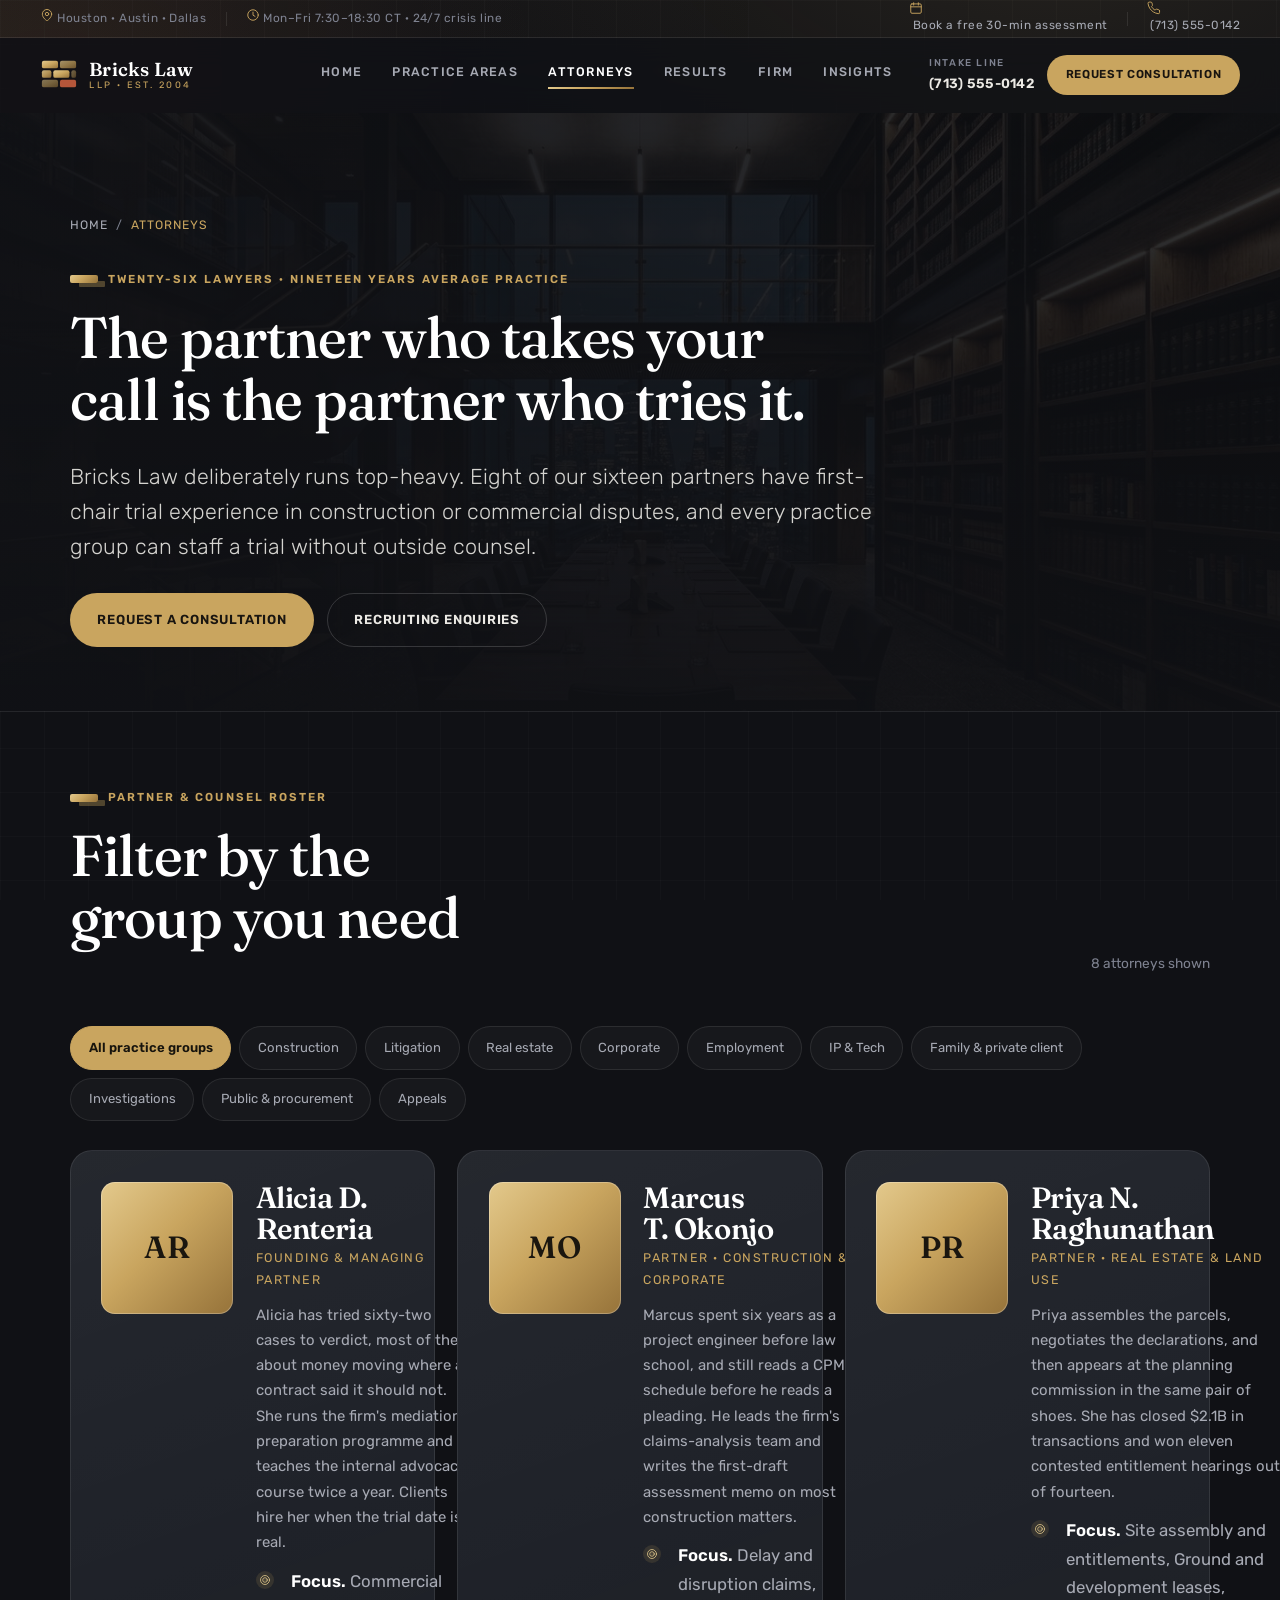
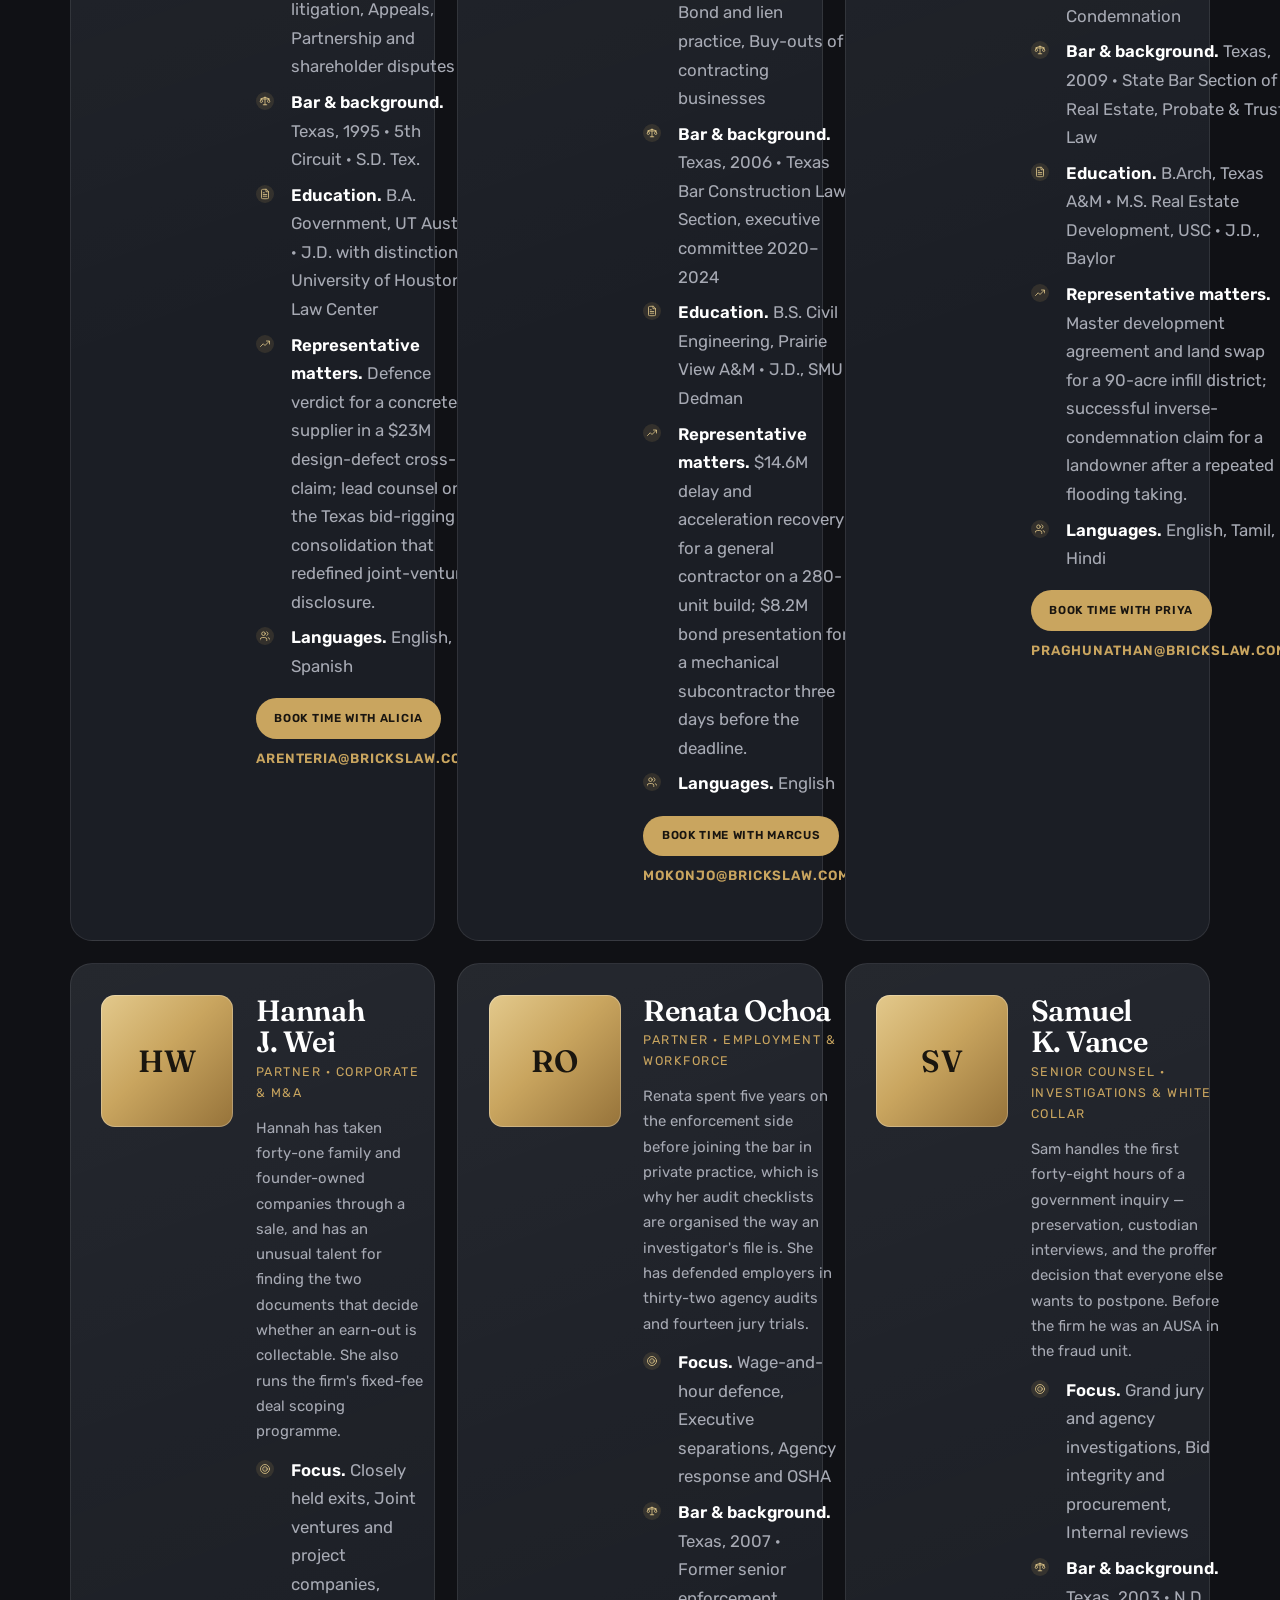
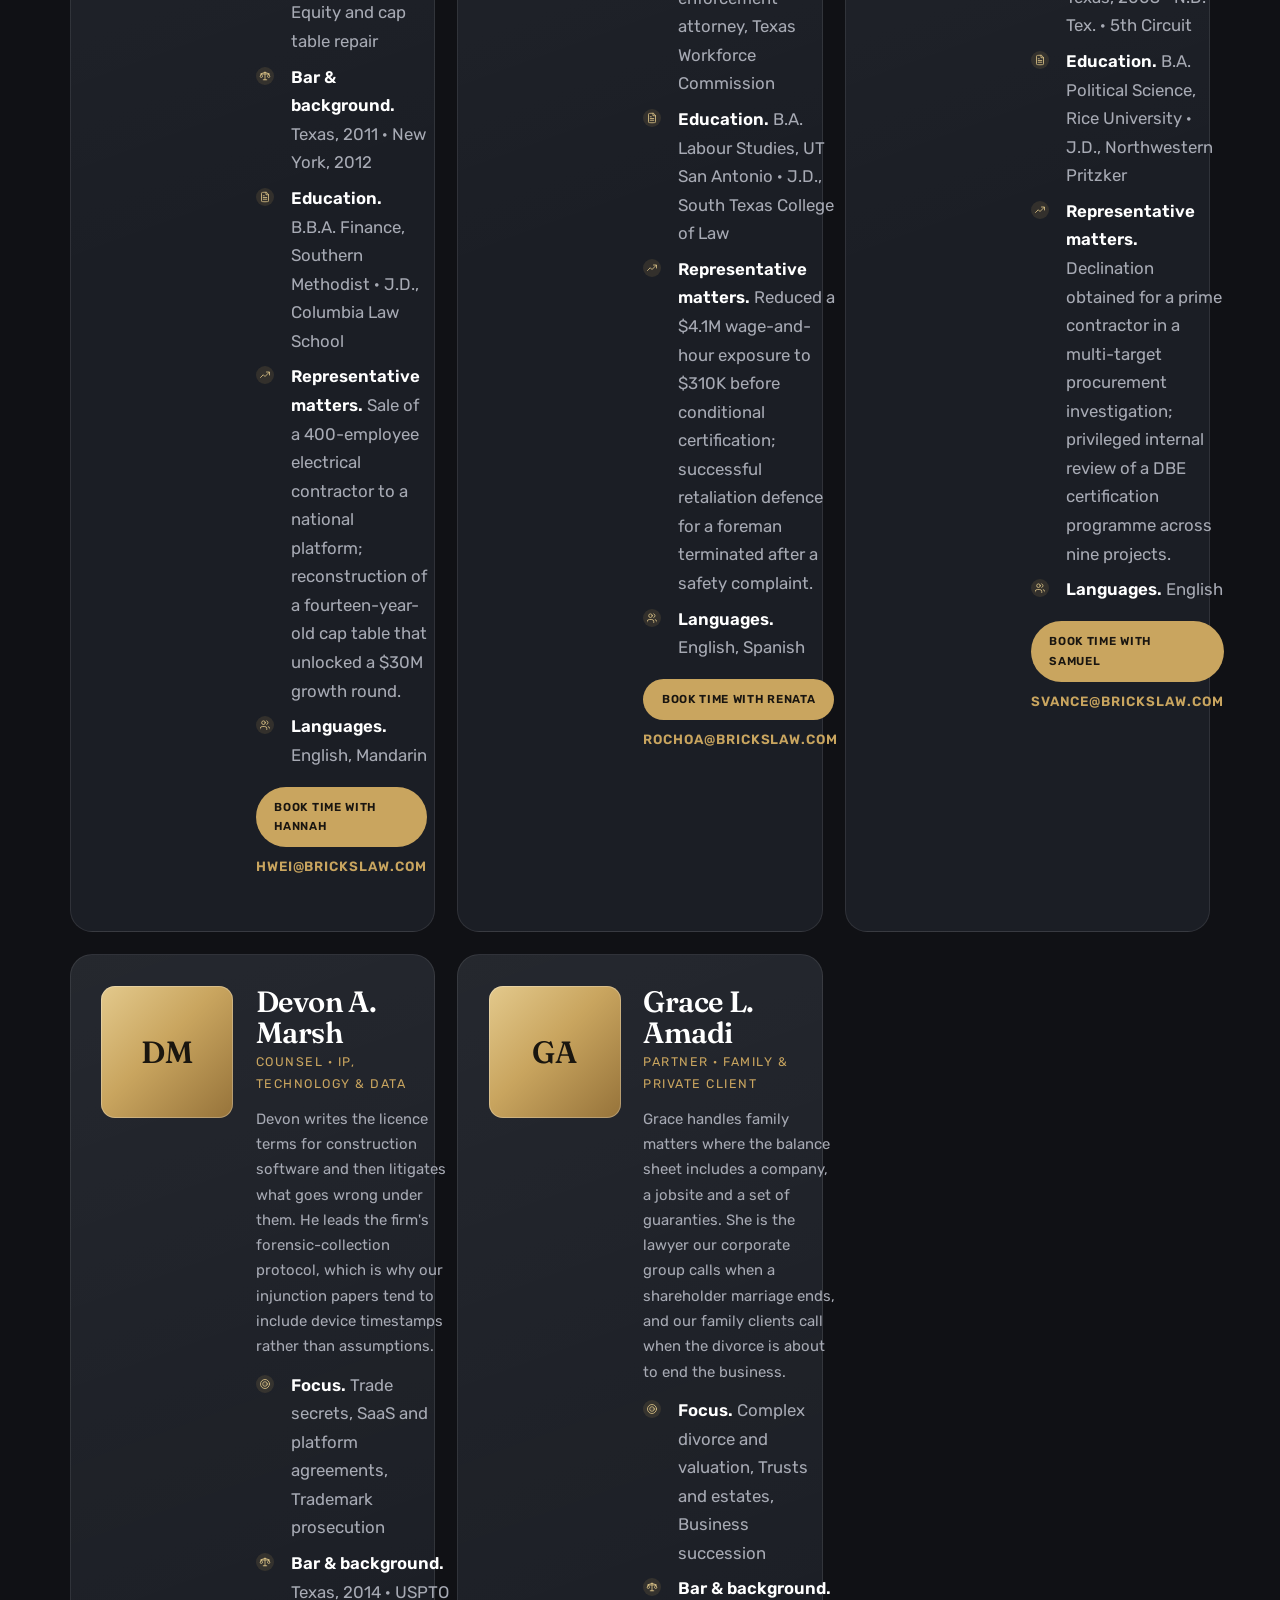
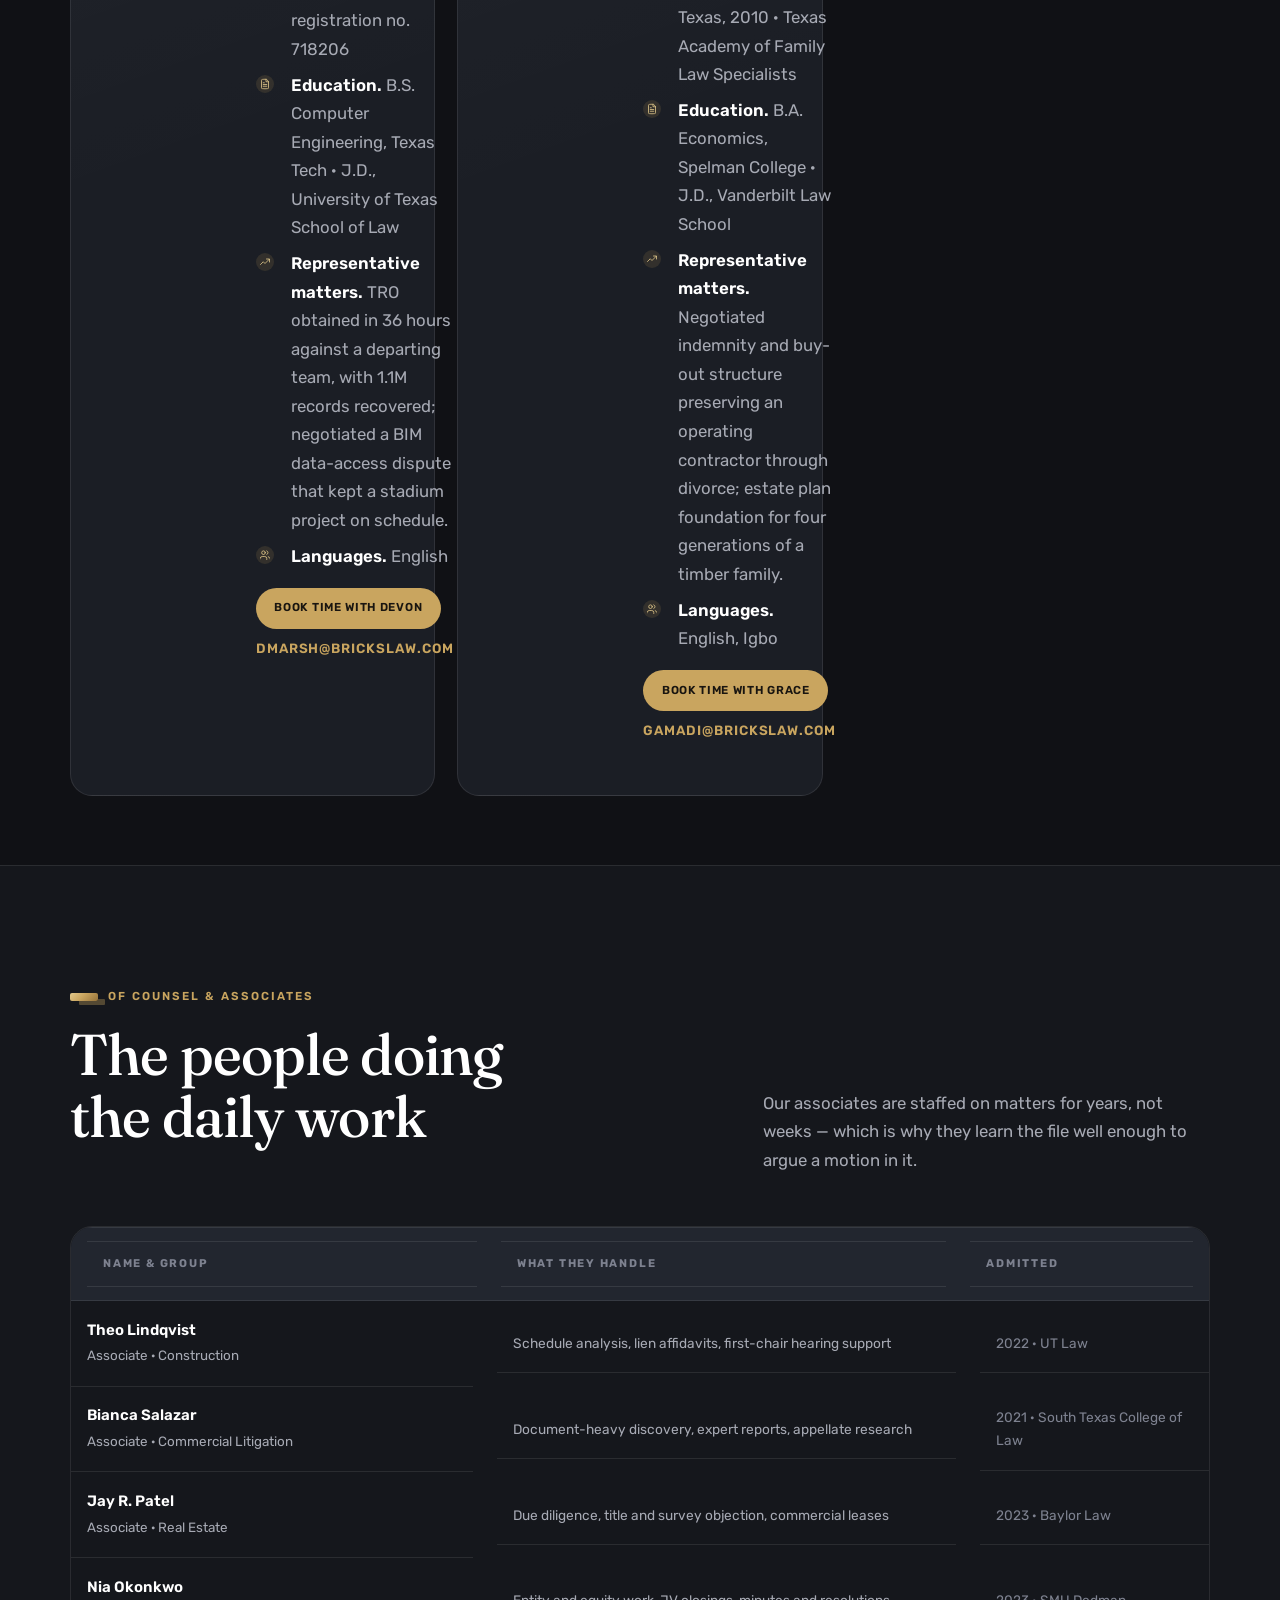
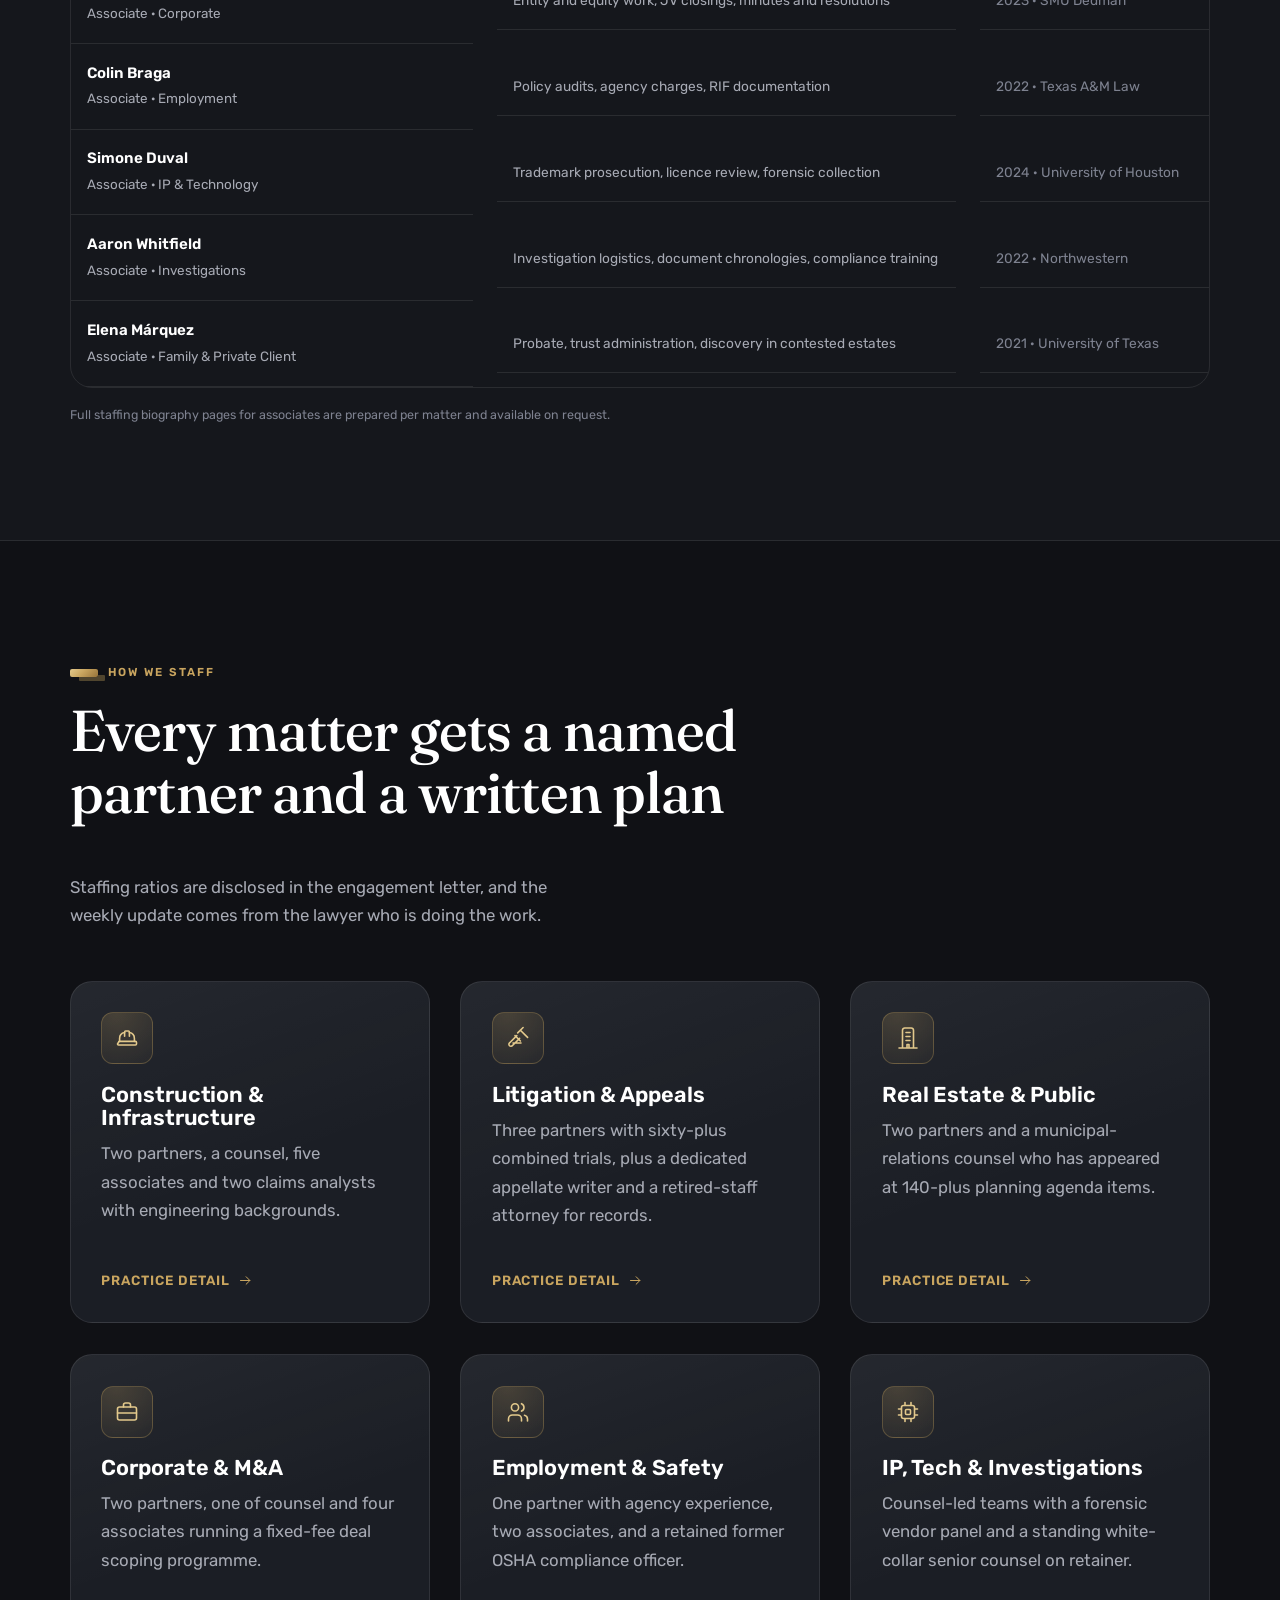
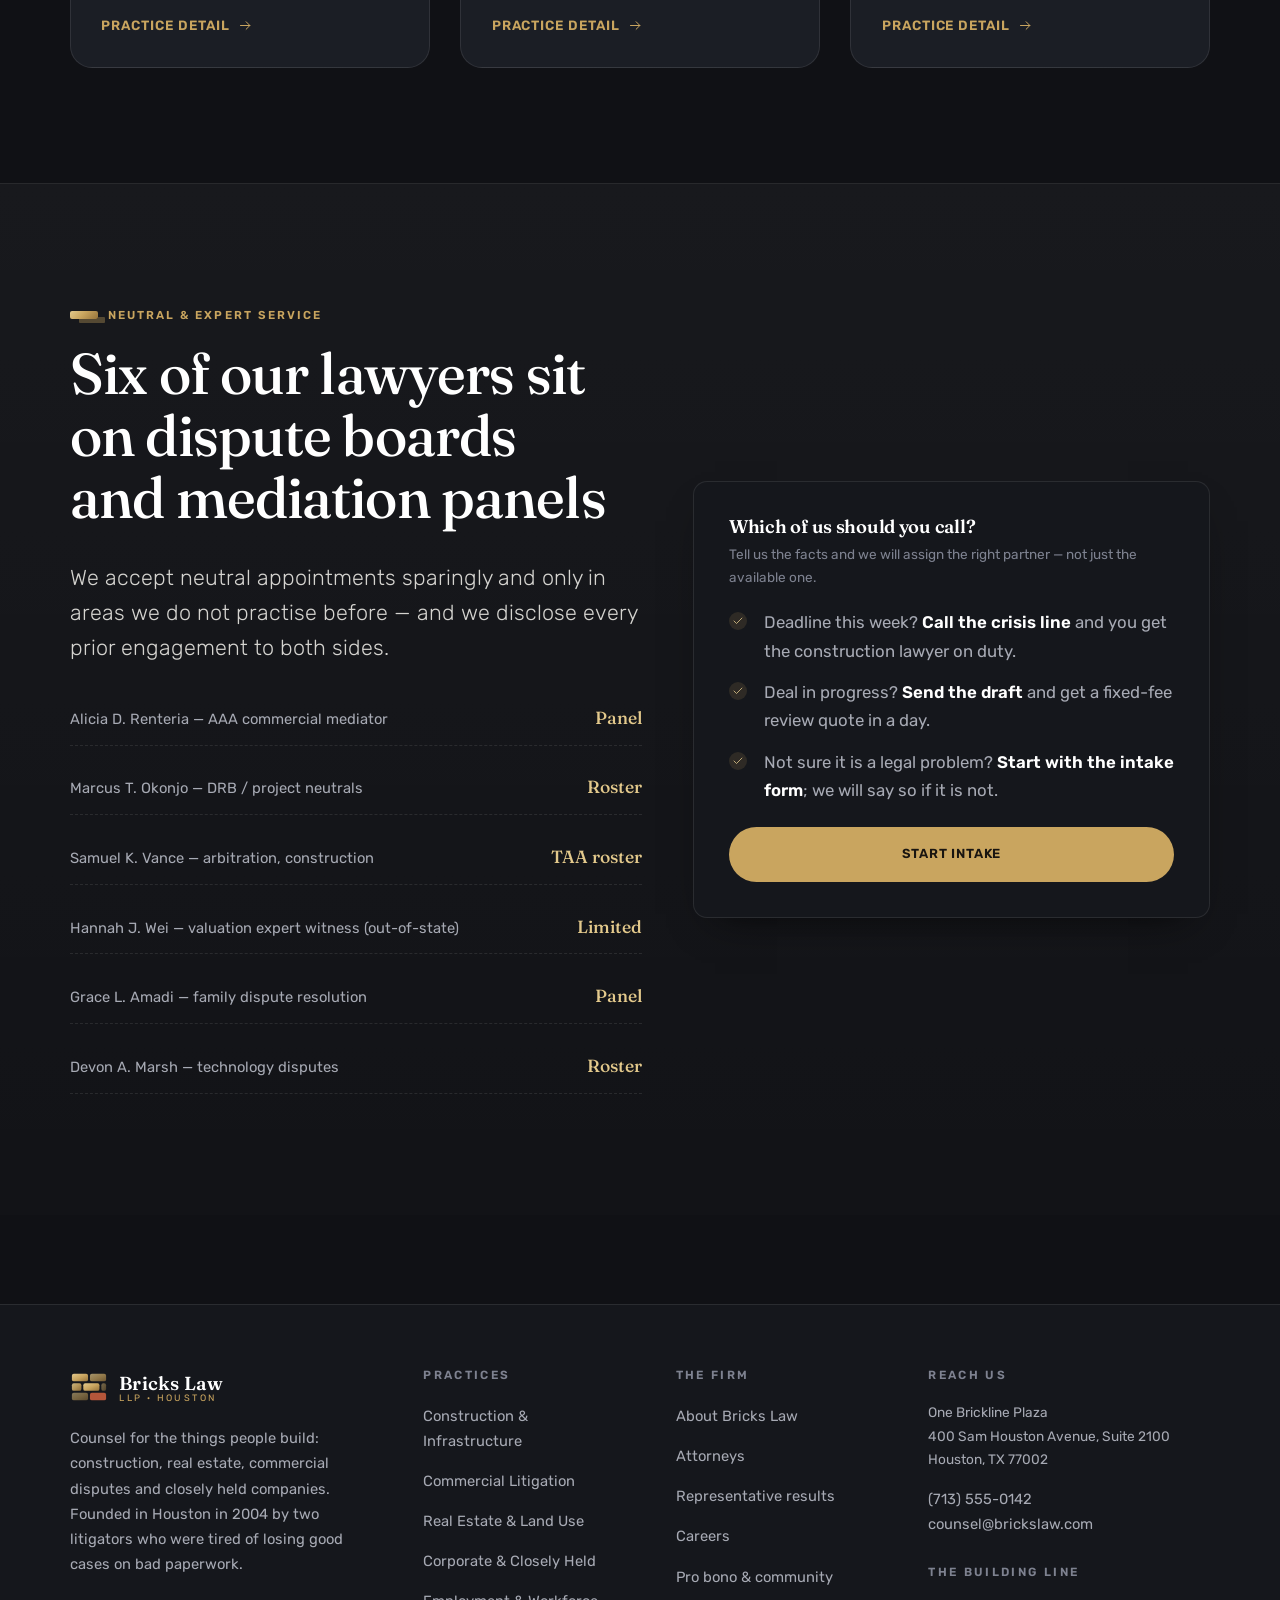
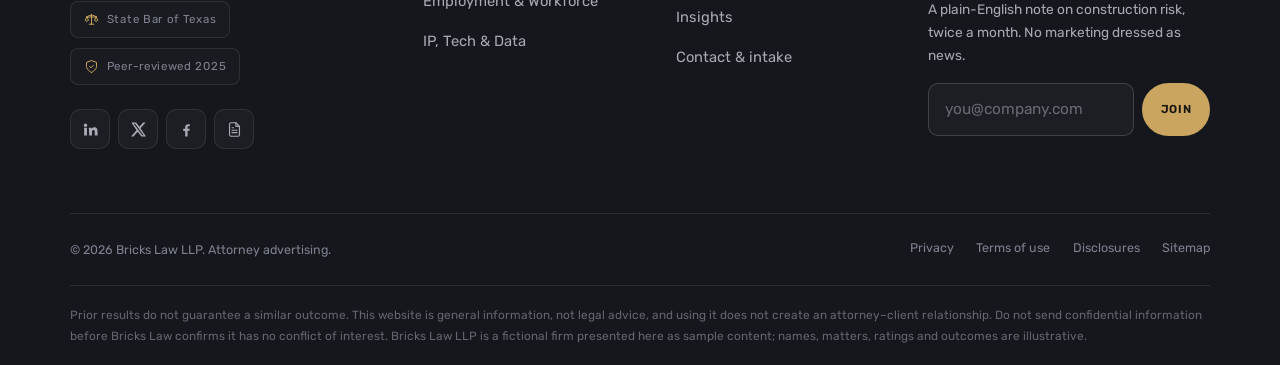
<file: attorneys.html>
<!doctype html>
<!--
  Bricks Law LLP — sample/demo website content.
  Attorneys, matters, results and ratings on this site are illustrative
  placeholders written to demonstrate the layout. Replace with your firm's
  verified, ethics-compliant copy before publishing (see README.md).
-->
<html lang="en" class="no-js">
<head>
<meta charset="utf-8">
<meta name="viewport" content="width=device-width, initial-scale=1">
<title>Attorneys — Partners & Counsel | Bricks Law LLP</title>
<meta name="description" content="Meet the Bricks Law partners: construction, litigation, real estate, corporate, employment, IP, investigations and private-client lawyers in Texas.">
<meta name="theme-color" content="#101115">
<link rel="canonical" href="https://brickslaw.com/attorneys.html">
<meta property="og:type" content="website">
<meta property="og:site_name" content="Bricks Law LLP">
<meta property="og:title" content="Attorneys — Partners & Counsel | Bricks Law LLP">
<meta property="og:description" content="Meet the Bricks Law partners: construction, litigation, real estate, corporate, employment, IP, investigations and private-client lawyers in Texas.">
<meta property="og:image" content="https://brickslaw.com/assets/img/og-cover.jpg">
<meta property="og:url" content="https://brickslaw.com/attorneys.html">
<meta name="twitter:card" content="summary_large_image">
<meta name="twitter:title" content="Attorneys — Partners & Counsel | Bricks Law LLP">
<meta name="twitter:description" content="Meet the Bricks Law partners: construction, litigation, real estate, corporate, employment, IP, investigations and private-client lawyers in Texas.">
<link rel="icon" href="assets/img/favicon.svg" type="image/svg+xml">
<link rel="icon" href="assets/img/favicon-32.png" sizes="32x32">
<link rel="apple-touch-icon" href="assets/img/apple-touch-icon.png">
<link rel="preload" as="image" href="assets/img/hero-office-1400.jpg" fetchpriority="high">
<link rel="preconnect" href="https://fonts.googleapis.com"><link rel="preconnect" href="https://fonts.gstatic.com" crossorigin><link rel="stylesheet" href="https://fonts.googleapis.com/css2?family=Fraunces:ital,opsz,wght@0,9..144,300..600;1,9..144,400&family=Rubik:wght@300;400;500;600&display=swap">
<link rel="stylesheet" href="assets/css/style.css">
</head>
<body>
<div class="utility-bar">
  <div class="container container-wide" style="display:flex;align-items:center;gap:1.2rem;width:100%">
    <span class="utility-hide-sm"><svg class="ico" aria-hidden="true"><use href="assets/img/sprite.svg#i-pin"/></svg>&nbsp;Houston · Austin · Dallas</span>
    <span class="utility-hide-sm sep" aria-hidden="true"></span>
    <span class="utility-hide-sm"><svg class="ico" aria-hidden="true"><use href="assets/img/sprite.svg#i-clock"/></svg>&nbsp;Mon–Fri 7:30–18:30 CT · 24/7 crisis line</span>
    <span class="spacer"></span>
    <a href="contact.html#consultation"><svg class="ico" aria-hidden="true"><use href="assets/img/sprite.svg#i-cal"/></svg>&nbsp;Book a free 30-min assessment</a>
    <span class="sep" aria-hidden="true"></span>
    <a href="tel:+17135550142"><svg class="ico" aria-hidden="true"><use href="assets/img/sprite.svg#i-phone"/></svg>&nbsp;(713) 555-0142</a>
  </div>
</div>

<header class="site-header">
  <div class="container container-wide nav-row">
    <a class="brand" href="index.html" aria-label="Bricks Law LLP — home">
      <svg class="brand-mark" viewBox="0 0 40 40" aria-hidden="true">
        <defs>
          <linearGradient id="brassMark" x1="0" y1="0" x2="1" y2="1">
            <stop offset="0" stop-color="#e3c98c"/><stop offset=".5" stop-color="#c9a55f"/><stop offset="1" stop-color="#96733a"/>
          </linearGradient>
        </defs>
        <g fill="url(#brassMark)">
          <rect x="2" y="5" width="17" height="8" rx="2"/>
          <rect x="21" y="5" width="17" height="8" rx="2" opacity=".7"/>
          <rect x="2" y="15" width="10" height="8" rx="2" opacity=".88"/>
          <rect x="14" y="15" width="17" height="8" rx="2"/>
          <rect x="33" y="15" width="5" height="8" rx="2" opacity=".45"/>
          <rect x="2" y="25" width="17" height="8" rx="2" opacity=".55"/>
          <rect x="21" y="25" width="17" height="8" rx="2" fill="#b5563a"/>
        </g>
      </svg>
      <span class="brand-name"><b>Bricks Law</b><span>LLP · Est. 2004</span></span>
    </a>

    <nav class="nav" aria-label="Primary">
      <ul>
        <li><a href="index.html" >Home</a></li>
        <li><a href="practice-areas.html">Practice areas</a></li>
        <li><a href="attorneys.html" aria-current="page">Attorneys</a></li>
        <li><a href="results.html">Results</a></li>
        <li><a href="about.html">Firm</a></li>
        <li><a href="insights.html">Insights</a></li>
      </ul>
    </nav>

    <div class="header-actions">
      <a class="header-phone" href="tel:+17135550142"><span>Intake line</span>(713) 555-0142</a>
      <a class="btn btn-sm" href="contact.html#consultation">Request consultation</a>
      <button class="nav-toggle" type="button" aria-expanded="false" aria-controls="mobile-nav" aria-label="Open menu">
        <i aria-hidden="true"></i><i aria-hidden="true"></i><i aria-hidden="true"></i>
      </button>
    </div>
  </div>
  <div class="scroll-progress" aria-hidden="true"></div>
</header>

<nav class="mobile-nav" id="mobile-nav" aria-label="Mobile">
  <div class="mobile-nav-head">
    <span class="brand" aria-hidden="true">
      <img class="brand-mark" src="assets/img/logo.svg" alt="" width="40" height="40" loading="lazy" decoding="async">
      <span class="brand-name"><b>Bricks Law</b><span>LLP</span></span>
    </span>
    <button class="nav-toggle" type="button" data-nav-close aria-label="Close menu">
      <svg class="ico" aria-hidden="true"><use href="assets/img/sprite.svg#i-close"/></svg>
    </button>
  </div>
  <ul class="nav-list">
    <li><a href="index.html" data-index="01" >Home</a></li>
    <li><a href="practice-areas.html" data-index="02">Practice areas</a></li>
    <li><a href="attorneys.html" aria-current="page" data-index="03">Attorneys</a></li>
    <li><a href="results.html" data-index="04">Results</a></li>
    <li><a href="about.html" data-index="05">The firm</a></li>
    <li><a href="insights.html" data-index="06">Insights</a></li>
    <li><a href="contact.html" data-index="07">Contact</a></li>
  </ul>
  <div class="mobile-nav-cta">
    <a class="btn btn-block" href="contact.html#consultation">Request a consultation</a>
    <a class="btn btn-ghost btn-block" href="tel:+17135550142">Call the intake line</a>
  </div>
  <div class="mobile-nav-contact">
    <p class="small dim" style="margin-bottom:.5rem">One Brickline Plaza, 400 Sam Houston Ave<br>Suite 2100, Houston, TX 77002</p>
    <a href="mailto:counsel@brickslaw.com"><svg class="ico" aria-hidden="true"><use href="assets/img/sprite.svg#i-mail"/></svg> counsel@brickslaw.com</a>
  </div>
</nav>

<main id="main">

  <section class="page-hero">
    <div class="bg" aria-hidden="true">
      <img src="assets/img/hero-office-1400.jpg" alt="" width="1400" height="768" fetchpriority="high" decoding="async">
    </div>
    <div class="container">
      <nav class="breadcrumbs" aria-label="Breadcrumb"><ol style="display:flex;flex-wrap:wrap;gap:.5rem;list-style:none;margin:0;padding:0"><li><a href="index.html">Home</a></li><li aria-hidden="true">/</li><li><span aria-current="page">Attorneys</span></li></ol></nav>
      <p class="eyebrow">Twenty-six lawyers · nineteen years average practice</p>
      <h1>The partner who takes your<br>call is the partner who tries it.</h1>
      <p class="lead">Bricks Law deliberately runs top-heavy. Eight of our sixteen partners have first-chair trial experience in construction or commercial disputes, and every practice group can staff a trial without outside counsel.</p>
      <div class="cta-actions" style="justify-content:flex-start;margin-top:1.75rem">
        <a class="btn" href="contact.html#consultation">Request a consultation</a>
        <a class="btn btn-ghost" href="mailto:careers@brickslaw.com">Recruiting enquiries</a>
      </div>
    </div>
  </section>

  <section class="section section-tight" aria-labelledby="roster-title">
    <div class="container">
      <div class="section-head">
        <div>
          <p class="eyebrow">Partner &amp; counsel roster</p>
          <h2 id="roster-title">Filter by the group you need</h2>
        </div>
        <div class="section-head-actions">
          <p class="small dim" style="margin:0"><span data-filter-count data-noun="attorney">8 attorneys</span> shown</p>
        </div>
      </div>
      <div class="tabs" data-filter-group><button class="tab is-active" type="button" data-filter="all" aria-pressed="true">All practice groups</button><button class="tab" type="button" data-filter="construction" aria-pressed="false">Construction</button><button class="tab" type="button" data-filter="litigation" aria-pressed="false">Litigation</button><button class="tab" type="button" data-filter="realestate" aria-pressed="false">Real estate</button><button class="tab" type="button" data-filter="corporate" aria-pressed="false">Corporate</button><button class="tab" type="button" data-filter="employment" aria-pressed="false">Employment</button><button class="tab" type="button" data-filter="ip" aria-pressed="false">IP &amp; Tech</button><button class="tab" type="button" data-filter="family" aria-pressed="false">Family &amp; private client</button><button class="tab" type="button" data-filter="investigations" aria-pressed="false">Investigations</button><button class="tab" type="button" data-filter="public" aria-pressed="false">Public &amp; procurement</button><button class="tab" type="button" data-filter="appeals" aria-pressed="false">Appeals</button></div>
      <div class="grid grid-2" style="gap:1.4rem">

        <article class="card person-card" data-filter-tags="litigation appeals construction" id="renteria" style="grid-template-columns:132px 1fr">
          <span class="avatar avatar-lg" aria-hidden="true">AR</span>
          <div>
            <h3 style="margin-bottom:.15rem">Alicia D. Renteria</h3>
            <p class="role">Founding &amp; Managing Partner</p>
            <p style="margin-bottom:.7rem">Alicia has tried sixty-two cases to verdict, most of them about money moving where a contract said it should not. She runs the firm's mediation preparation programme and teaches the internal advocacy course twice a year. Clients hire her when the trial date is real.</p>
            <ul class="check-list" style="gap:.45rem">
              <li><svg class="ico" aria-hidden="true"><use href="assets/img/sprite.svg#i-target"/></svg><span><b>Focus.</b> Commercial litigation, Appeals, Partnership and shareholder disputes</span></li>
              <li><svg class="ico" aria-hidden="true"><use href="assets/img/sprite.svg#i-scale"/></svg><span><b>Bar &amp; background.</b> Texas, 1995 · 5th Circuit · S.D. Tex.</span></li>
              <li><svg class="ico" aria-hidden="true"><use href="assets/img/sprite.svg#i-file"/></svg><span><b>Education.</b> B.A. Government, UT Austin · J.D. with distinction, University of Houston Law Center</span></li>
              <li><svg class="ico" aria-hidden="true"><use href="assets/img/sprite.svg#i-trend"/></svg><span><b>Representative matters.</b> Defence verdict for a concrete supplier in a $23M design-defect cross-claim; lead counsel on the Texas bid-rigging consolidation that redefined joint-venture disclosure.</span></li>
              <li><svg class="ico" aria-hidden="true"><use href="assets/img/sprite.svg#i-people"/></svg><span><b>Languages.</b> English, Spanish</span></li>
            </ul>
            <div class="cluster cluster-tight" style="margin-top:1.1rem">
              <a class="btn btn-sm" href="contact.html#consultation" aria-label="Book time with Alicia D. Renteria">Book time with Alicia</a>
              <a class="link-arrow" href="mailto:arenteria@brickslaw.com">arenteria@brickslaw.com</a>
            </div>
          </div>
        </article>
        <article class="card person-card" data-filter-tags="construction corporate" id="okonjo" style="grid-template-columns:132px 1fr">
          <span class="avatar avatar-lg" aria-hidden="true">MO</span>
          <div>
            <h3 style="margin-bottom:.15rem">Marcus T. Okonjo</h3>
            <p class="role">Partner · Construction &amp; Corporate</p>
            <p style="margin-bottom:.7rem">Marcus spent six years as a project engineer before law school, and still reads a CPM schedule before he reads a pleading. He leads the firm's claims-analysis team and writes the first-draft assessment memo on most construction matters.</p>
            <ul class="check-list" style="gap:.45rem">
              <li><svg class="ico" aria-hidden="true"><use href="assets/img/sprite.svg#i-target"/></svg><span><b>Focus.</b> Delay and disruption claims, Bond and lien practice, Buy-outs of contracting businesses</span></li>
              <li><svg class="ico" aria-hidden="true"><use href="assets/img/sprite.svg#i-scale"/></svg><span><b>Bar &amp; background.</b> Texas, 2006 · Texas Bar Construction Law Section, executive committee 2020–2024</span></li>
              <li><svg class="ico" aria-hidden="true"><use href="assets/img/sprite.svg#i-file"/></svg><span><b>Education.</b> B.S. Civil Engineering, Prairie View A&amp;M · J.D., SMU Dedman</span></li>
              <li><svg class="ico" aria-hidden="true"><use href="assets/img/sprite.svg#i-trend"/></svg><span><b>Representative matters.</b> $14.6M delay and acceleration recovery for a general contractor on a 280-unit build; $8.2M bond presentation for a mechanical subcontractor three days before the deadline.</span></li>
              <li><svg class="ico" aria-hidden="true"><use href="assets/img/sprite.svg#i-people"/></svg><span><b>Languages.</b> English</span></li>
            </ul>
            <div class="cluster cluster-tight" style="margin-top:1.1rem">
              <a class="btn btn-sm" href="contact.html#consultation" aria-label="Book time with Marcus T. Okonjo">Book time with Marcus</a>
              <a class="link-arrow" href="mailto:mokonjo@brickslaw.com">mokonjo@brickslaw.com</a>
            </div>
          </div>
        </article>
        <article class="card person-card" data-filter-tags="realestate public" id="raghunathan" style="grid-template-columns:132px 1fr">
          <span class="avatar avatar-lg" aria-hidden="true">PR</span>
          <div>
            <h3 style="margin-bottom:.15rem">Priya N. Raghunathan</h3>
            <p class="role">Partner · Real Estate &amp; Land Use</p>
            <p style="margin-bottom:.7rem">Priya assembles the parcels, negotiates the declarations, and then appears at the planning commission in the same pair of shoes. She has closed $2.1B in transactions and won eleven contested entitlement hearings out of fourteen.</p>
            <ul class="check-list" style="gap:.45rem">
              <li><svg class="ico" aria-hidden="true"><use href="assets/img/sprite.svg#i-target"/></svg><span><b>Focus.</b> Site assembly and entitlements, Ground and development leases, Condemnation</span></li>
              <li><svg class="ico" aria-hidden="true"><use href="assets/img/sprite.svg#i-scale"/></svg><span><b>Bar &amp; background.</b> Texas, 2009 · State Bar Section of Real Estate, Probate &amp; Trust Law</span></li>
              <li><svg class="ico" aria-hidden="true"><use href="assets/img/sprite.svg#i-file"/></svg><span><b>Education.</b> B.Arch, Texas A&amp;M · M.S. Real Estate Development, USC · J.D., Baylor</span></li>
              <li><svg class="ico" aria-hidden="true"><use href="assets/img/sprite.svg#i-trend"/></svg><span><b>Representative matters.</b> Master development agreement and land swap for a 90-acre infill district; successful inverse-condemnation claim for a landowner after a repeated flooding taking.</span></li>
              <li><svg class="ico" aria-hidden="true"><use href="assets/img/sprite.svg#i-people"/></svg><span><b>Languages.</b> English, Tamil, Hindi</span></li>
            </ul>
            <div class="cluster cluster-tight" style="margin-top:1.1rem">
              <a class="btn btn-sm" href="contact.html#consultation" aria-label="Book time with Priya N. Raghunathan">Book time with Priya</a>
              <a class="link-arrow" href="mailto:praghunathan@brickslaw.com">praghunathan@brickslaw.com</a>
            </div>
          </div>
        </article>
        <article class="card person-card" data-filter-tags="corporate" id="wei" style="grid-template-columns:132px 1fr">
          <span class="avatar avatar-lg" aria-hidden="true">HW</span>
          <div>
            <h3 style="margin-bottom:.15rem">Hannah J. Wei</h3>
            <p class="role">Partner · Corporate &amp; M&amp;A</p>
            <p style="margin-bottom:.7rem">Hannah has taken forty-one family and founder-owned companies through a sale, and has an unusual talent for finding the two documents that decide whether an earn-out is collectable. She also runs the firm's fixed-fee deal scoping programme.</p>
            <ul class="check-list" style="gap:.45rem">
              <li><svg class="ico" aria-hidden="true"><use href="assets/img/sprite.svg#i-target"/></svg><span><b>Focus.</b> Closely held exits, Joint ventures and project companies, Equity and cap table repair</span></li>
              <li><svg class="ico" aria-hidden="true"><use href="assets/img/sprite.svg#i-scale"/></svg><span><b>Bar &amp; background.</b> Texas, 2011 · New York, 2012</span></li>
              <li><svg class="ico" aria-hidden="true"><use href="assets/img/sprite.svg#i-file"/></svg><span><b>Education.</b> B.B.A. Finance, Southern Methodist · J.D., Columbia Law School</span></li>
              <li><svg class="ico" aria-hidden="true"><use href="assets/img/sprite.svg#i-trend"/></svg><span><b>Representative matters.</b> Sale of a 400-employee electrical contractor to a national platform; reconstruction of a fourteen-year-old cap table that unlocked a $30M growth round.</span></li>
              <li><svg class="ico" aria-hidden="true"><use href="assets/img/sprite.svg#i-people"/></svg><span><b>Languages.</b> English, Mandarin</span></li>
            </ul>
            <div class="cluster cluster-tight" style="margin-top:1.1rem">
              <a class="btn btn-sm" href="contact.html#consultation" aria-label="Book time with Hannah J. Wei">Book time with Hannah</a>
              <a class="link-arrow" href="mailto:hwei@brickslaw.com">hwei@brickslaw.com</a>
            </div>
          </div>
        </article>
        <article class="card person-card" data-filter-tags="employment" id="ochoa" style="grid-template-columns:132px 1fr">
          <span class="avatar avatar-lg" aria-hidden="true">RO</span>
          <div>
            <h3 style="margin-bottom:.15rem">Renata Ochoa</h3>
            <p class="role">Partner · Employment &amp; Workforce</p>
            <p style="margin-bottom:.7rem">Renata spent five years on the enforcement side before joining the bar in private practice, which is why her audit checklists are organised the way an investigator's file is. She has defended employers in thirty-two agency audits and fourteen jury trials.</p>
            <ul class="check-list" style="gap:.45rem">
              <li><svg class="ico" aria-hidden="true"><use href="assets/img/sprite.svg#i-target"/></svg><span><b>Focus.</b> Wage-and-hour defence, Executive separations, Agency response and OSHA</span></li>
              <li><svg class="ico" aria-hidden="true"><use href="assets/img/sprite.svg#i-scale"/></svg><span><b>Bar &amp; background.</b> Texas, 2007 · Former senior enforcement attorney, Texas Workforce Commission</span></li>
              <li><svg class="ico" aria-hidden="true"><use href="assets/img/sprite.svg#i-file"/></svg><span><b>Education.</b> B.A. Labour Studies, UT San Antonio · J.D., South Texas College of Law</span></li>
              <li><svg class="ico" aria-hidden="true"><use href="assets/img/sprite.svg#i-trend"/></svg><span><b>Representative matters.</b> Reduced a $4.1M wage-and-hour exposure to $310K before conditional certification; successful retaliation defence for a foreman terminated after a safety complaint.</span></li>
              <li><svg class="ico" aria-hidden="true"><use href="assets/img/sprite.svg#i-people"/></svg><span><b>Languages.</b> English, Spanish</span></li>
            </ul>
            <div class="cluster cluster-tight" style="margin-top:1.1rem">
              <a class="btn btn-sm" href="contact.html#consultation" aria-label="Book time with Renata Ochoa">Book time with Renata</a>
              <a class="link-arrow" href="mailto:rochoa@brickslaw.com">rochoa@brickslaw.com</a>
            </div>
          </div>
        </article>
        <article class="card person-card" data-filter-tags="investigations litigation" id="vance" style="grid-template-columns:132px 1fr">
          <span class="avatar avatar-lg" aria-hidden="true">SV</span>
          <div>
            <h3 style="margin-bottom:.15rem">Samuel K. Vance</h3>
            <p class="role">Senior Counsel · Investigations &amp; White Collar</p>
            <p style="margin-bottom:.7rem">Sam handles the first forty-eight hours of a government inquiry — preservation, custodian interviews, and the proffer decision that everyone else wants to postpone. Before the firm he was an AUSA in the fraud unit.</p>
            <ul class="check-list" style="gap:.45rem">
              <li><svg class="ico" aria-hidden="true"><use href="assets/img/sprite.svg#i-target"/></svg><span><b>Focus.</b> Grand jury and agency investigations, Bid integrity and procurement, Internal reviews</span></li>
              <li><svg class="ico" aria-hidden="true"><use href="assets/img/sprite.svg#i-scale"/></svg><span><b>Bar &amp; background.</b> Texas, 2003 · N.D. Tex. · 5th Circuit</span></li>
              <li><svg class="ico" aria-hidden="true"><use href="assets/img/sprite.svg#i-file"/></svg><span><b>Education.</b> B.A. Political Science, Rice University · J.D., Northwestern Pritzker</span></li>
              <li><svg class="ico" aria-hidden="true"><use href="assets/img/sprite.svg#i-trend"/></svg><span><b>Representative matters.</b> Declination obtained for a prime contractor in a multi-target procurement investigation; privileged internal review of a DBE certification programme across nine projects.</span></li>
              <li><svg class="ico" aria-hidden="true"><use href="assets/img/sprite.svg#i-people"/></svg><span><b>Languages.</b> English</span></li>
            </ul>
            <div class="cluster cluster-tight" style="margin-top:1.1rem">
              <a class="btn btn-sm" href="contact.html#consultation" aria-label="Book time with Samuel K. Vance">Book time with Samuel</a>
              <a class="link-arrow" href="mailto:svance@brickslaw.com">svance@brickslaw.com</a>
            </div>
          </div>
        </article>
        <article class="card person-card" data-filter-tags="ip" id="marsh" style="grid-template-columns:132px 1fr">
          <span class="avatar avatar-lg" aria-hidden="true">DM</span>
          <div>
            <h3 style="margin-bottom:.15rem">Devon A. Marsh</h3>
            <p class="role">Counsel · IP, Technology &amp; Data</p>
            <p style="margin-bottom:.7rem">Devon writes the licence terms for construction software and then litigates what goes wrong under them. He leads the firm's forensic-collection protocol, which is why our injunction papers tend to include device timestamps rather than assumptions.</p>
            <ul class="check-list" style="gap:.45rem">
              <li><svg class="ico" aria-hidden="true"><use href="assets/img/sprite.svg#i-target"/></svg><span><b>Focus.</b> Trade secrets, SaaS and platform agreements, Trademark prosecution</span></li>
              <li><svg class="ico" aria-hidden="true"><use href="assets/img/sprite.svg#i-scale"/></svg><span><b>Bar &amp; background.</b> Texas, 2014 · USPTO registration no. 718206</span></li>
              <li><svg class="ico" aria-hidden="true"><use href="assets/img/sprite.svg#i-file"/></svg><span><b>Education.</b> B.S. Computer Engineering, Texas Tech · J.D., University of Texas School of Law</span></li>
              <li><svg class="ico" aria-hidden="true"><use href="assets/img/sprite.svg#i-trend"/></svg><span><b>Representative matters.</b> TRO obtained in 36 hours against a departing team, with 1.1M records recovered; negotiated a BIM data-access dispute that kept a stadium project on schedule.</span></li>
              <li><svg class="ico" aria-hidden="true"><use href="assets/img/sprite.svg#i-people"/></svg><span><b>Languages.</b> English</span></li>
            </ul>
            <div class="cluster cluster-tight" style="margin-top:1.1rem">
              <a class="btn btn-sm" href="contact.html#consultation" aria-label="Book time with Devon A. Marsh">Book time with Devon</a>
              <a class="link-arrow" href="mailto:dmarsh@brickslaw.com">dmarsh@brickslaw.com</a>
            </div>
          </div>
        </article>
        <article class="card person-card" data-filter-tags="family" id="amadi" style="grid-template-columns:132px 1fr">
          <span class="avatar avatar-lg" aria-hidden="true">GA</span>
          <div>
            <h3 style="margin-bottom:.15rem">Grace L. Amadi</h3>
            <p class="role">Partner · Family &amp; Private Client</p>
            <p style="margin-bottom:.7rem">Grace handles family matters where the balance sheet includes a company, a jobsite and a set of guaranties. She is the lawyer our corporate group calls when a shareholder marriage ends, and our family clients call when the divorce is about to end the business.</p>
            <ul class="check-list" style="gap:.45rem">
              <li><svg class="ico" aria-hidden="true"><use href="assets/img/sprite.svg#i-target"/></svg><span><b>Focus.</b> Complex divorce and valuation, Trusts and estates, Business succession</span></li>
              <li><svg class="ico" aria-hidden="true"><use href="assets/img/sprite.svg#i-scale"/></svg><span><b>Bar &amp; background.</b> Texas, 2010 · Texas Academy of Family Law Specialists</span></li>
              <li><svg class="ico" aria-hidden="true"><use href="assets/img/sprite.svg#i-file"/></svg><span><b>Education.</b> B.A. Economics, Spelman College · J.D., Vanderbilt Law School</span></li>
              <li><svg class="ico" aria-hidden="true"><use href="assets/img/sprite.svg#i-trend"/></svg><span><b>Representative matters.</b> Negotiated indemnity and buy-out structure preserving an operating contractor through divorce; estate plan foundation for four generations of a timber family.</span></li>
              <li><svg class="ico" aria-hidden="true"><use href="assets/img/sprite.svg#i-people"/></svg><span><b>Languages.</b> English, Igbo</span></li>
            </ul>
            <div class="cluster cluster-tight" style="margin-top:1.1rem">
              <a class="btn btn-sm" href="contact.html#consultation" aria-label="Book time with Grace L. Amadi">Book time with Grace</a>
              <a class="link-arrow" href="mailto:gamadi@brickslaw.com">gamadi@brickslaw.com</a>
            </div>
          </div>
        </article>
      </div>
    </div>
  </section>

  <section class="section section-ink" aria-labelledby="associates-title">
    <div class="container">
      <div class="section-head">
        <div>
          <p class="eyebrow">Of counsel &amp; associates</p>
          <h2 id="associates-title">The people doing the daily work</h2>
        </div>
        <p class="section-note">Our associates are staffed on matters for years, not weeks — which is why they learn the file well enough to argue a motion in it.</p>
      </div>
      <div class="table-wrap">
        <table class="data-table" style="--cols:1.4fr 1.6fr .8fr">
          <caption class="visually-hidden">Associates and of counsel</caption>
          <thead><tr class="tbl-head"><th scope="col">Name &amp; group</th><th scope="col">What they handle</th><th scope="col">Admitted</th></tr></thead>
          <tbody>
          <tr><td class="matter"><b>Theo Lindqvist</b><span>Associate · Construction</span></td><td class="muted small">Schedule analysis, lien affidavits, first-chair hearing support</td><td class="small dim">2022 · UT Law</td></tr>
          <tr><td class="matter"><b>Bianca Salazar</b><span>Associate · Commercial Litigation</span></td><td class="muted small">Document-heavy discovery, expert reports, appellate research</td><td class="small dim">2021 · South Texas College of Law</td></tr>
          <tr><td class="matter"><b>Jay R. Patel</b><span>Associate · Real Estate</span></td><td class="muted small">Due diligence, title and survey objection, commercial leases</td><td class="small dim">2023 · Baylor Law</td></tr>
          <tr><td class="matter"><b>Nia Okonkwo</b><span>Associate · Corporate</span></td><td class="muted small">Entity and equity work, JV closings, minutes and resolutions</td><td class="small dim">2023 · SMU Dedman</td></tr>
          <tr><td class="matter"><b>Colin Braga</b><span>Associate · Employment</span></td><td class="muted small">Policy audits, agency charges, RIF documentation</td><td class="small dim">2022 · Texas A&amp;M Law</td></tr>
          <tr><td class="matter"><b>Simone Duval</b><span>Associate · IP &amp; Technology</span></td><td class="muted small">Trademark prosecution, licence review, forensic collection</td><td class="small dim">2024 · University of Houston</td></tr>
          <tr><td class="matter"><b>Aaron Whitfield</b><span>Associate · Investigations</span></td><td class="muted small">Investigation logistics, document chronologies, compliance training</td><td class="small dim">2022 · Northwestern</td></tr>
          <tr><td class="matter"><b>Elena Márquez</b><span>Associate · Family &amp; Private Client</span></td><td class="muted small">Probate, trust administration, discovery in contested estates</td><td class="small dim">2021 · University of Texas</td></tr></tbody>
        </table>
      </div>
      <p class="disclaimer" style="margin-top:1rem">Full staffing biography pages for associates are prepared per matter and available on request.</p>
    </div>
  </section>

  <section class="section" aria-labelledby="groups-title">
    <div class="container">
      <div class="section-head stacked">
        <div>
          <p class="eyebrow">How we staff</p>
          <h2 id="groups-title">Every matter gets a named partner and a written plan</h2>
        </div>
        <p class="section-note">Staffing ratios are disclosed in the engagement letter, and the weekly update comes from the lawyer who is doing the work.</p>
      </div>
      <div class="grid grid-3" data-reveal-group>
        <article class="card"><div class="icon-tile"><svg class="ico" aria-hidden="true"><use href="assets/img/sprite.svg#i-hardhat"/></svg></div><h4>Construction &amp; Infrastructure</h4><p>Two partners, a counsel, five associates and two claims analysts with engineering backgrounds.</p><div class="card-foot"><a class="link-arrow" href="practice-areas.html#construction">Practice detail <svg class="ico" aria-hidden="true"><use href="assets/img/sprite.svg#i-arrow-right"/></svg></a></div></article>
        <article class="card"><div class="icon-tile"><svg class="ico" aria-hidden="true"><use href="assets/img/sprite.svg#i-gavel"/></svg></div><h4>Litigation &amp; Appeals</h4><p>Three partners with sixty-plus combined trials, plus a dedicated appellate writer and a retired-staff attorney for records.</p><div class="card-foot"><a class="link-arrow" href="practice-areas.html#litigation">Practice detail <svg class="ico" aria-hidden="true"><use href="assets/img/sprite.svg#i-arrow-right"/></svg></a></div></article>
        <article class="card"><div class="icon-tile"><svg class="ico" aria-hidden="true"><use href="assets/img/sprite.svg#i-tower"/></svg></div><h4>Real Estate &amp; Public</h4><p>Two partners and a municipal-relations counsel who has appeared at 140-plus planning agenda items.</p><div class="card-foot"><a class="link-arrow" href="practice-areas.html#real-estate">Practice detail <svg class="ico" aria-hidden="true"><use href="assets/img/sprite.svg#i-arrow-right"/></svg></a></div></article>
        <article class="card"><div class="icon-tile"><svg class="ico" aria-hidden="true"><use href="assets/img/sprite.svg#i-briefcase"/></svg></div><h4>Corporate &amp; M&amp;A</h4><p>Two partners, one of counsel and four associates running a fixed-fee deal scoping programme.</p><div class="card-foot"><a class="link-arrow" href="practice-areas.html#corporate">Practice detail <svg class="ico" aria-hidden="true"><use href="assets/img/sprite.svg#i-arrow-right"/></svg></a></div></article>
        <article class="card"><div class="icon-tile"><svg class="ico" aria-hidden="true"><use href="assets/img/sprite.svg#i-people"/></svg></div><h4>Employment &amp; Safety</h4><p>One partner with agency experience, two associates, and a retained former OSHA compliance officer.</p><div class="card-foot"><a class="link-arrow" href="practice-areas.html#employment">Practice detail <svg class="ico" aria-hidden="true"><use href="assets/img/sprite.svg#i-arrow-right"/></svg></a></div></article>
        <article class="card"><div class="icon-tile"><svg class="ico" aria-hidden="true"><use href="assets/img/sprite.svg#i-chip"/></svg></div><h4>IP, Tech &amp; Investigations</h4><p>Counsel-led teams with a forensic vendor panel and a standing white-collar senior counsel on retainer.</p><div class="card-foot"><a class="link-arrow" href="practice-areas.html#ip">Practice detail <svg class="ico" aria-hidden="true"><use href="assets/img/sprite.svg#i-arrow-right"/></svg></a></div></article>
      </div>
    </div>
  </section>

  <section class="section section-panel" aria-labelledby="neutrals-title">
    <div class="container split">
      <div data-reveal>
        <p class="eyebrow">Neutral &amp; expert service</p>
        <h2 id="neutrals-title">Six of our lawyers sit on dispute boards and mediation panels</h2>
        <p class="lead">We accept neutral appointments sparingly and only in areas we do not practise before — and we disclose every prior engagement to both sides.</p>
        <ul class="rate-list">
          <li><span>Alicia D. Renteria — AAA commercial mediator</span><b class="price">Panel</b></li>
          <li><span>Marcus T. Okonjo — DRB / project neutrals</span><b class="price">Roster</b></li>
          <li><span>Samuel K. Vance — arbitration, construction</span><b class="price">TAA roster</b></li>
          <li><span>Hannah J. Wei — valuation expert witness (out-of-state)</span><b class="price">Limited</b></li>
          <li><span>Grace L. Amadi — family dispute resolution</span><b class="price">Panel</b></li>
          <li><span>Devon A. Marsh — technology disputes</span><b class="price">Roster</b></li>
        </ul>
      </div>
      <aside class="callback" data-reveal data-reveal-delay="120">
        <h3>Which of us should you call?</h3>
        <p>Tell us the facts and we will assign the right partner — not just the available one.</p>
        <ul class="check-list" style="margin-top:1.2rem">
          <li><svg class="ico" aria-hidden="true"><use href="assets/img/sprite.svg#i-check"/></svg><span>Deadline this week? <b>Call the crisis line</b> and you get the construction lawyer on duty.</span></li>
          <li><svg class="ico" aria-hidden="true"><use href="assets/img/sprite.svg#i-check"/></svg><span>Deal in progress? <b>Send the draft</b> and get a fixed-fee review quote in a day.</span></li>
          <li><svg class="ico" aria-hidden="true"><use href="assets/img/sprite.svg#i-check"/></svg><span>Not sure it is a legal problem? <b>Start with the intake form</b>; we will say so if it is not.</span></li>
        </ul>
        <a class="btn btn-block" href="contact.html#consultation" style="margin-top:1.4rem">Start intake</a>
      </aside>
    </div>
  </section>

</main>

<!-- ============================== FOOTER ============================== -->
<footer class="site-footer">
  <div class="container">
    <div class="footer-top">
      <div class="footer-brand">
        <a class="brand" href="index.html" style="margin-bottom:1.2rem">
          <img class="brand-mark" src="assets/img/logo.svg" alt="" width="40" height="40" loading="lazy" decoding="async">
          <span class="brand-name"><b>Bricks Law</b><span>LLP · Houston</span></span>
        </a>
        <p>Counsel for the things people build: construction, real estate, commercial disputes and closely held companies. Founded in Houston in 2004 by two litigators who were tired of losing good cases on bad paperwork.</p>
        <div class="footer-badges">
          <span class="badge-org"><svg class="ico" aria-hidden="true"><use href="assets/img/sprite.svg#i-scale"/></svg> State Bar of Texas</span>
          <span class="badge-org"><svg class="ico" aria-hidden="true"><use href="assets/img/sprite.svg#i-shield"/></svg> Peer-reviewed 2025</span>
        </div>
        <div class="social">
          <a href="https://www.linkedin.com/" rel="noopener nofollow" aria-label="Bricks Law on LinkedIn"><svg class="ico" aria-hidden="true"><use href="assets/img/sprite.svg#i-linkedin"/></svg></a>
          <a href="https://x.com/" rel="noopener nofollow" aria-label="Bricks Law on X"><svg class="ico" aria-hidden="true"><use href="assets/img/sprite.svg#i-x"/></svg></a>
          <a href="https://www.facebook.com/" rel="noopener nofollow" aria-label="Bricks Law on Facebook"><svg class="ico" aria-hidden="true"><use href="assets/img/sprite.svg#i-facebook"/></svg></a>
          <a href="insights.html" aria-label="RSS feed of firm insights"><svg class="ico" aria-hidden="true"><use href="assets/img/sprite.svg#i-file"/></svg></a>
        </div>
      </div>

      <div class="footer-col">
        <h2>Practices</h2>
        <ul>
          <li><a href="practice-areas.html#construction">Construction &amp; Infrastructure</a></li>
          <li><a href="practice-areas.html#litigation">Commercial Litigation</a></li>
          <li><a href="practice-areas.html#real-estate">Real Estate &amp; Land Use</a></li>
          <li><a href="practice-areas.html#corporate">Corporate &amp; Closely Held</a></li>
          <li><a href="practice-areas.html#employment">Employment &amp; Workforce</a></li>
          <li><a href="practice-areas.html#ip">IP, Tech &amp; Data</a></li>
        </ul>
      </div>

      <div class="footer-col">
        <h2>The firm</h2>
        <ul>
          <li><a href="about.html">About Bricks Law</a></li>
          <li><a href="attorneys.html">Attorneys</a></li>
          <li><a href="results.html">Representative results</a></li>
          <li><a href="about.html#careers">Careers</a></li>
          <li><a href="about.html#pro-bono">Pro bono &amp; community</a></li>
          <li><a href="insights.html">Insights</a></li>
          <li><a href="contact.html">Contact &amp; intake</a></li>
        </ul>
      </div>

      <div class="footer-col">
        <h2>Reach us</h2>
        <p class="small muted">One Brickline Plaza<br>400 Sam Houston Avenue, Suite 2100<br>Houston, TX 77002</p>
        <p class="small"><a href="tel:+17135550142">(713) 555-0142</a><br><a href="mailto:counsel@brickslaw.com">counsel@brickslaw.com</a></p>
        <h2 style="margin-top:1.8rem">The Building Line</h2>
        <p class="small muted">A plain-English note on construction risk, twice a month. No marketing dressed as news.</p>
        <form class="newsletter" data-validate novalidate>
          <label class="visually-hidden" for="nl-email">Email address</label>
          <input class="input" id="nl-email" name="email" type="email" placeholder="you@company.com" required autocomplete="email">
          <button class="btn btn-sm" type="submit">Join</button>
          <div class="form-status small" data-form-status role="status" aria-live="polite" style="width:100%"></div>
        </form>
      </div>
    </div>

    <div class="footer-bottom">
      <p style="margin:0">© <span data-year>2026</span> Bricks Law LLP. Attorney advertising.</p>
      <nav aria-label="Legal">
        <ul>
          <li><a href="about.html#privacy">Privacy</a></li>
          <li><a href="about.html#terms">Terms of use</a></li>
          <li><a href="about.html#disclosures">Disclosures</a></li>
          <li><a href="sitemap.html">Sitemap</a></li>
        </ul>
      </nav>
    </div>
    <p class="footer-legal">
      Prior results do not guarantee a similar outcome. This website is general information, not legal advice, and using it does not create an
      attorney–client relationship. Do not send confidential information before Bricks Law confirms it has no conflict of interest.
      Bricks Law LLP is a fictional firm presented here as sample content; names, matters, ratings and outcomes are illustrative.
    </p>
  </div>
</footer>

<div class="mobile-callbar" aria-label="Quick contact">
  <a href="tel:+17135550142"><svg class="ico" aria-hidden="true"><use href="assets/img/sprite.svg#i-phone"/></svg> Call now</a>
  <a class="primary" href="contact.html#consultation"><svg class="ico" aria-hidden="true"><use href="assets/img/sprite.svg#i-mail"/></svg> Request help</a>
</div>

<button class="to-top" type="button" aria-label="Back to top"><svg class="ico" style="width:18px;height:18px" aria-hidden="true"><use href="assets/img/sprite.svg#i-arrow-up"/></svg></button>

<script src="assets/js/site.js" defer></script>
</body>
</html>
</file>
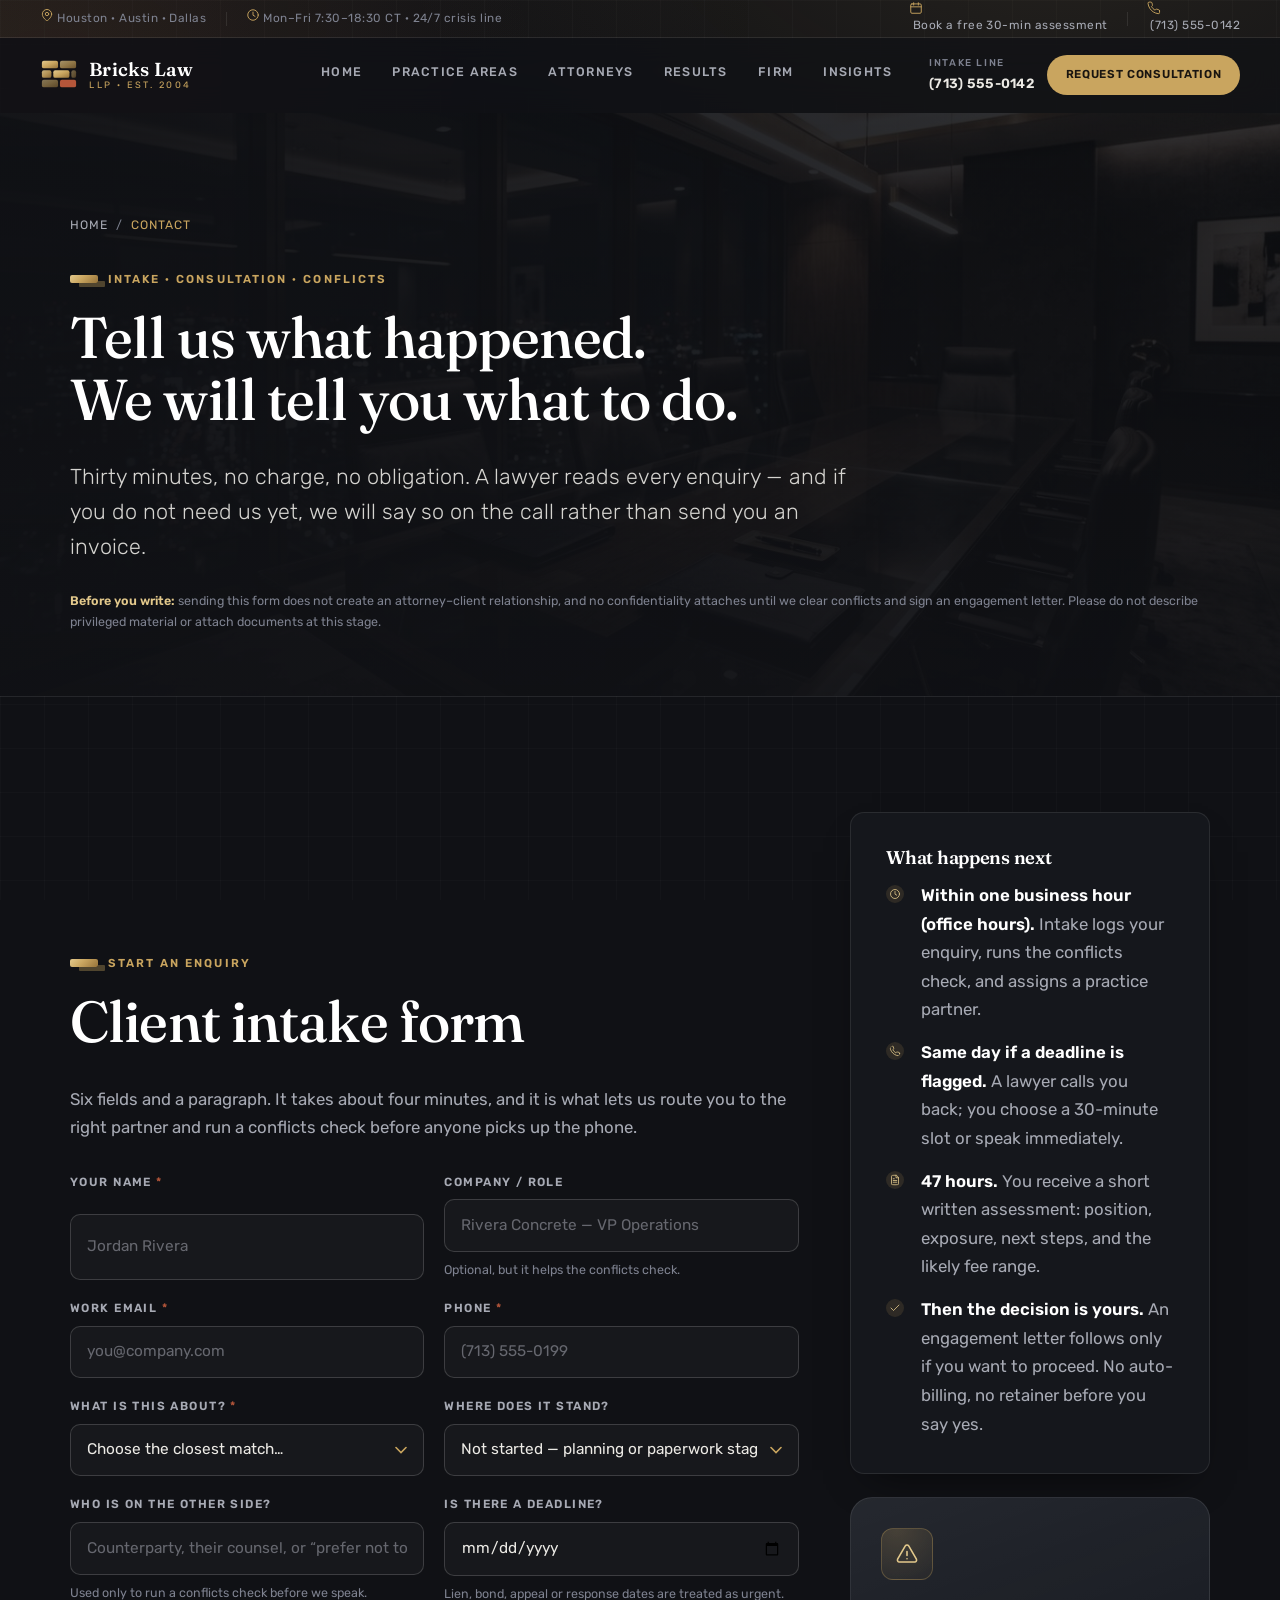
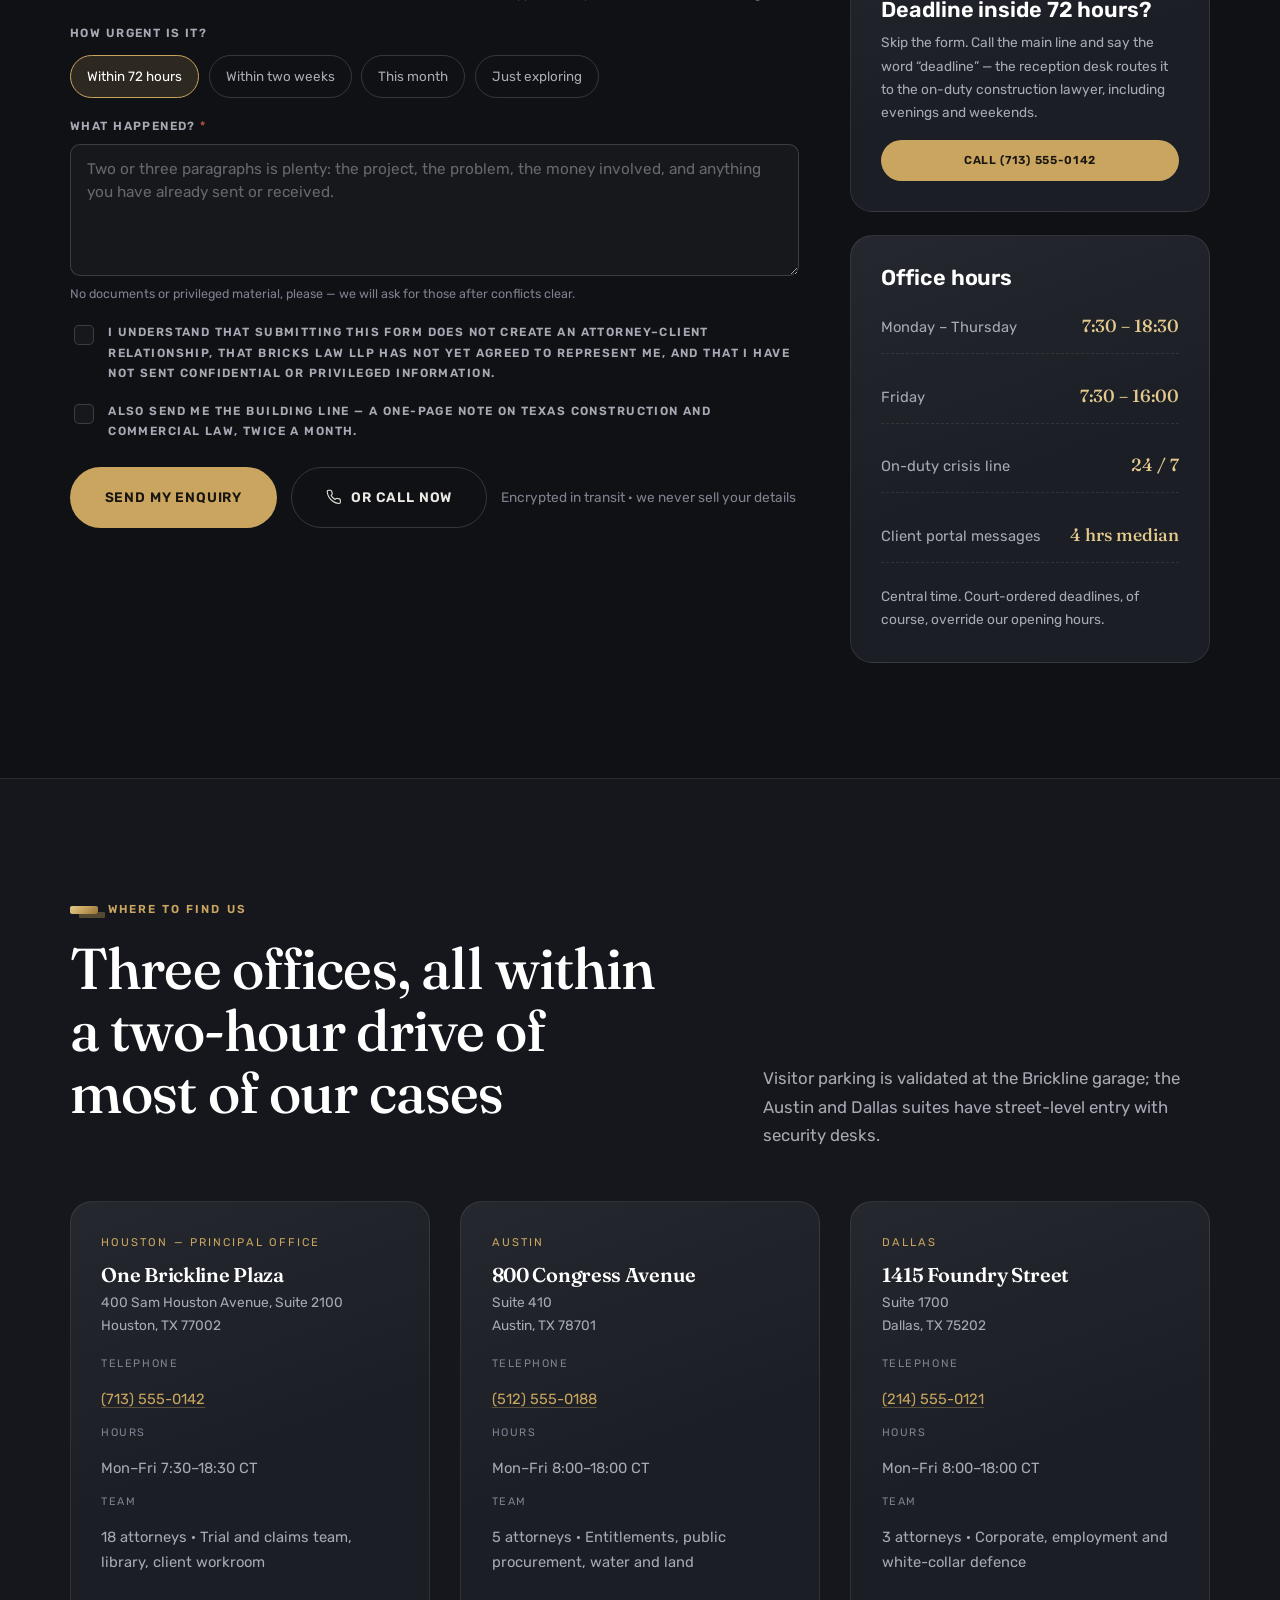
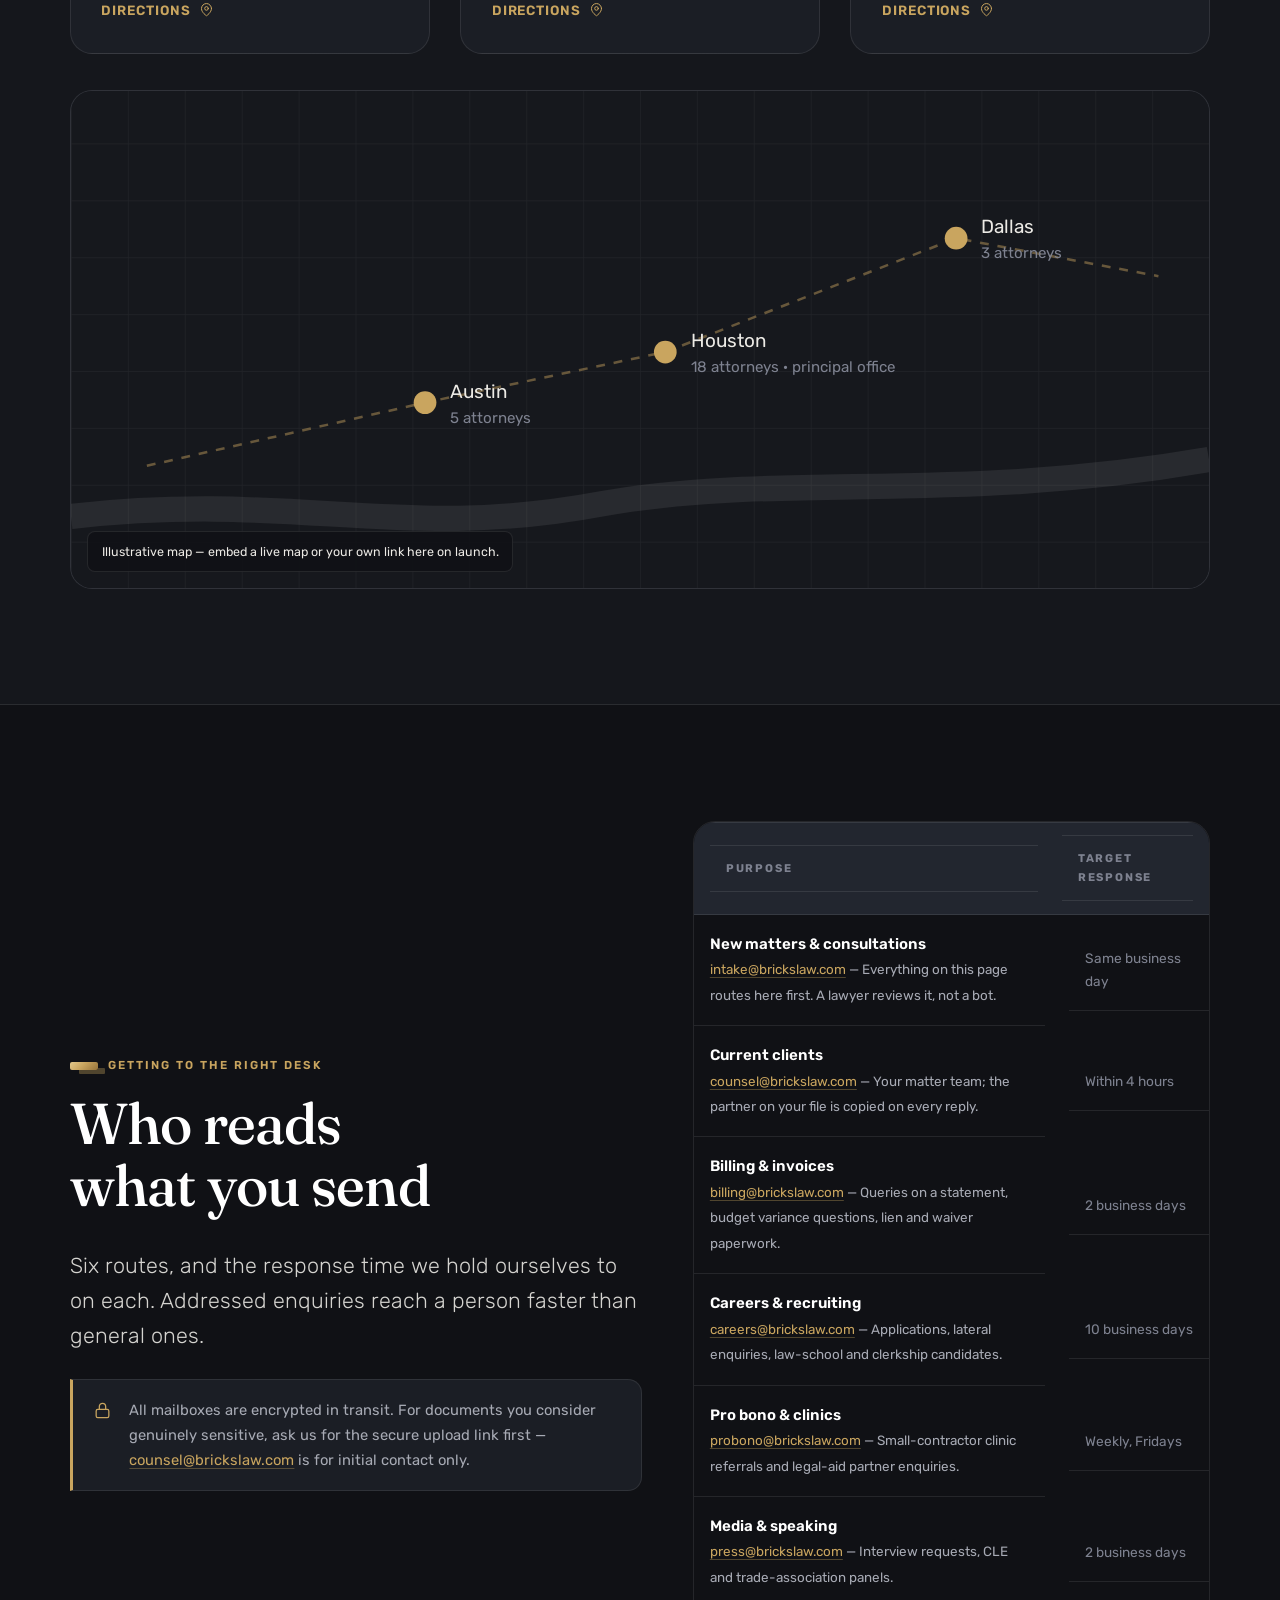
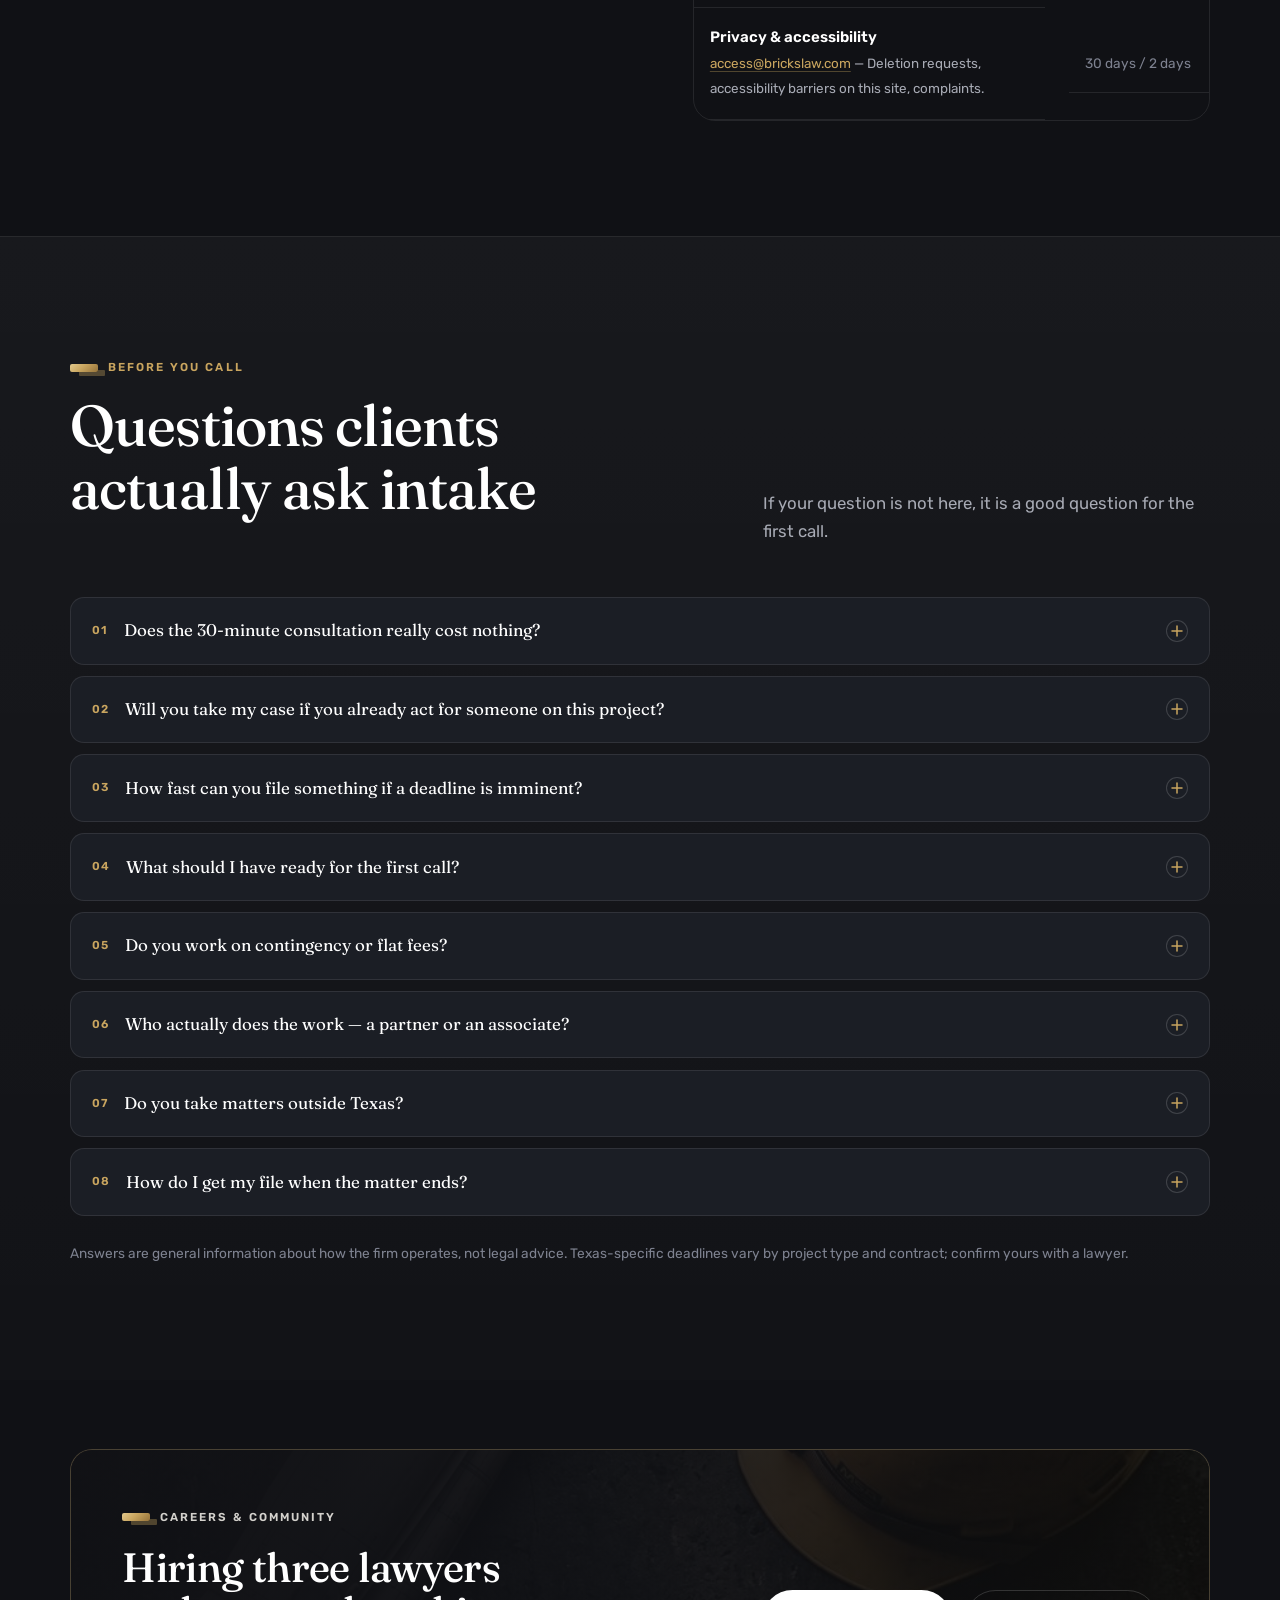
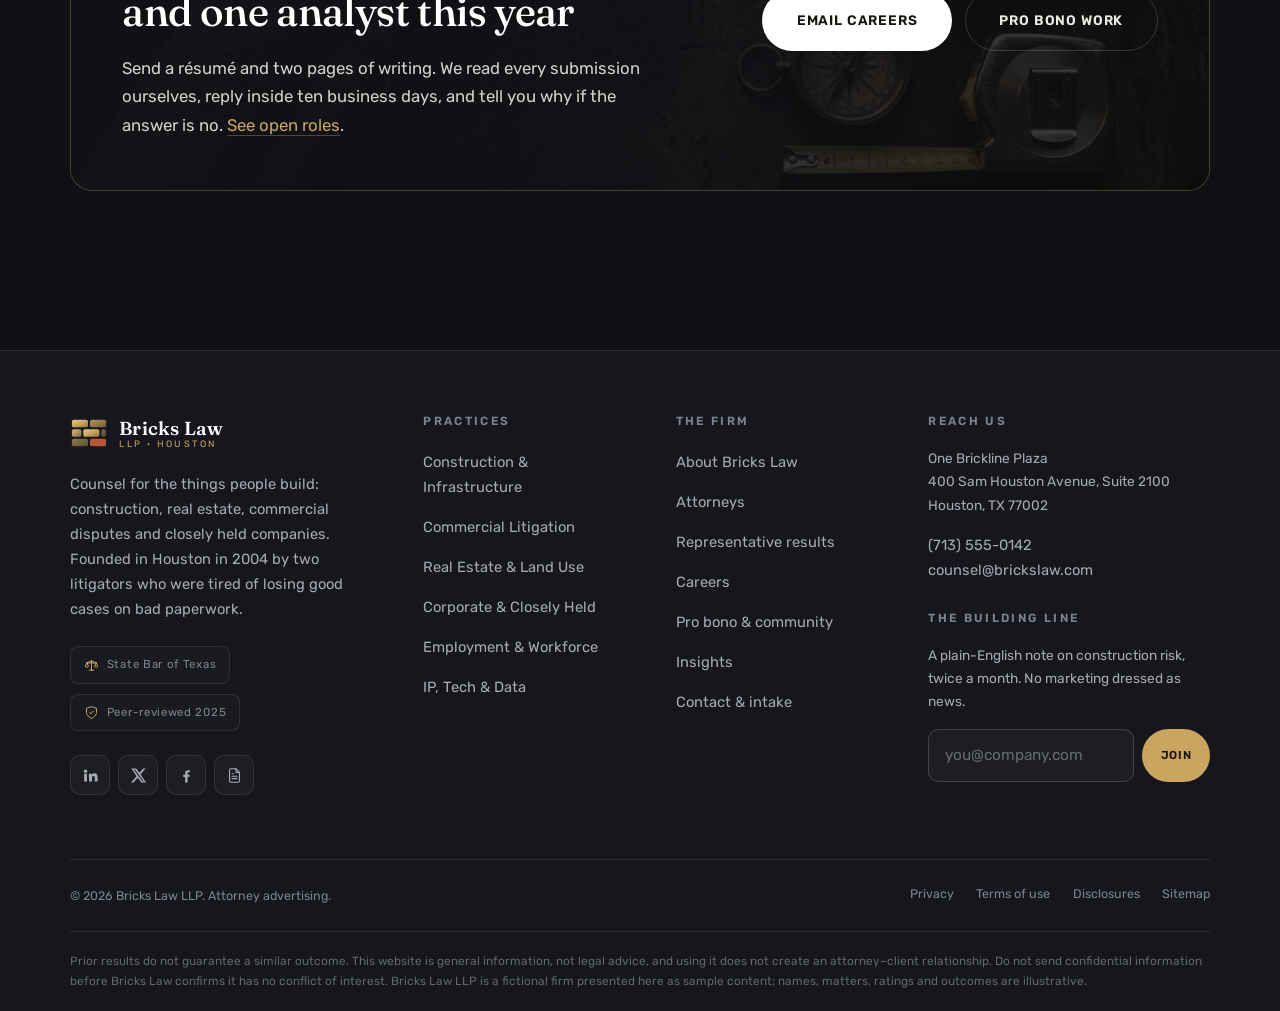
<file: contact.html>
<!doctype html>
<!--
  Bricks Law LLP — sample/demo website content.
  Attorneys, matters, results and ratings on this site are illustrative
  placeholders written to demonstrate the layout. Replace with your firm's
  verified, ethics-compliant copy before publishing (see README.md).
-->
<html lang="en" class="no-js">
<head>
<meta charset="utf-8">
<meta name="viewport" content="width=device-width, initial-scale=1">
<title>Contact & Free Consultation — Bricks Law LLP</title>
<meta name="description" content="Start an enquiry: free 30-minute assessment, same-day callback for deadlines, a written view within 47 hours, offices in Houston, Austin and Dallas.">
<meta name="theme-color" content="#101115">
<link rel="canonical" href="https://brickslaw.com/contact.html">
<meta property="og:type" content="website">
<meta property="og:site_name" content="Bricks Law LLP">
<meta property="og:title" content="Contact & Free Consultation — Bricks Law LLP">
<meta property="og:description" content="Start an enquiry: free 30-minute assessment, same-day callback for deadlines, a written view within 47 hours, offices in Houston, Austin and Dallas.">
<meta property="og:image" content="https://brickslaw.com/assets/img/og-cover.jpg">
<meta property="og:url" content="https://brickslaw.com/contact.html">
<meta name="twitter:card" content="summary_large_image">
<meta name="twitter:title" content="Contact & Free Consultation — Bricks Law LLP">
<meta name="twitter:description" content="Start an enquiry: free 30-minute assessment, same-day callback for deadlines, a written view within 47 hours, offices in Houston, Austin and Dallas.">
<link rel="icon" href="assets/img/favicon.svg" type="image/svg+xml">
<link rel="icon" href="assets/img/favicon-32.png" sizes="32x32">
<link rel="apple-touch-icon" href="assets/img/apple-touch-icon.png">
<link rel="preload" as="image" href="assets/img/practice-corporate-1400.jpg" fetchpriority="high">
<link rel="preconnect" href="https://fonts.googleapis.com"><link rel="preconnect" href="https://fonts.gstatic.com" crossorigin><link rel="stylesheet" href="https://fonts.googleapis.com/css2?family=Fraunces:ital,opsz,wght@0,9..144,300..600;1,9..144,400&family=Rubik:wght@300;400;500;600&display=swap">
<link rel="stylesheet" href="assets/css/style.css">
<script type="application/ld+json">
{"@context":"https://schema.org","@type":"FAQPage","mainEntity":[{"@type":"Question","name":"Does the 30-minute consultation really cost nothing?","acceptedAnswer":{"@type":"Answer","text":"Yes, for prospective clients with a matter we handle. It is a genuine scoping call: you describe the facts, we tell you whether there is a claim, what the deadlines look like, and roughly what the work costs. If we think you do not need a lawyer yet, we will say that on the call."}},{"@type":"Question","name":"Will you take my case if you already act for someone on this project?","acceptedAnswer":{"@type":"Answer","text":"Usually not \u2014 conflicts are the reason we ask for the adverse party's name in the form. If we have an unrelated engagement with that entity, we may be able to act with informed written consent from both sides, subject to the Texas Disciplinary Rules. Either way you get an answer the same day, and if we cannot act we will suggest two firms that can."}},{"@type":"Question","name":"How fast can you file something if a deadline is imminent?","acceptedAnswer":{"@type":"Answer","text":"We keep a filing package template and a courier relationship for Harris County, Dallas and Travis counties. A TRO or a mechanics-lien affidavit can be drafted, signed and filed within 24 hours of engagement, and often faster if the documents already exist. Call the main line and say \u201cdeadline\u201d; it jumps the queue."}},{"@type":"Question","name":"What should I have ready for the first call?","acceptedAnswer":{"@type":"Answer","text":"The contract and any subcontracts in the chain, the notice or demand letter you received, the schedule (native file if you have it), the daily reports or logs covering the period, and your own chronology of key dates. Even a messy folder is useful \u2014 do not spend three weeks tidying it first."}},{"@type":"Question","name":"Do you work on contingency or flat fees?","acceptedAnswer":{"@type":"Answer","text":"Both, selectively. Roughly 40% of engagements carry a fixed fee for a defined scope (contract review, diligence, policy audits, assessment memos). Contingency is available for strong payment claims against solvent defendants, and hybrid structures where a client needs downside protection. We will tell you which one we recommend and why."}},{"@type":"Question","name":"Who actually does the work \u2014 a partner or an associate?","acceptedAnswer":{"@type":"Answer","text":"A named partner owns the strategy, drafts or heavily marks up the important documents, and appears at hearings that matter. Associates and paralegals do the discovery, research, chronology and construction work, and their hours are itemised at tenth-of-an-hour granularity. The engagement letter states the staffing ratio for your matter group."}},{"@type":"Question","name":"Do you take matters outside Texas?","acceptedAnswer":{"@type":"Answer","text":"Yes, where we can associate competent local counsel or the forum does not require admission \u2014 arbitrations, mediations and document-only work are common. We decline to litigate in jurisdictions where we cannot offer local procedural judgment, and we will say so rather than learn it on your file."}},{"@type":"Question","name":"How do I get my file when the matter ends?","acceptedAnswer":{"@type":"Answer","text":"Every closing letter includes a download link with the full work product, executed documents and correspondence, available for 24 months. We retain the original file for ten years under Texas guidance and will release it to you or your new counsel at any time, at no charge beyond copying costs."}}]}</script>
</head>
<body>
<div class="utility-bar">
  <div class="container container-wide" style="display:flex;align-items:center;gap:1.2rem;width:100%">
    <span class="utility-hide-sm"><svg class="ico" aria-hidden="true"><use href="assets/img/sprite.svg#i-pin"/></svg>&nbsp;Houston · Austin · Dallas</span>
    <span class="utility-hide-sm sep" aria-hidden="true"></span>
    <span class="utility-hide-sm"><svg class="ico" aria-hidden="true"><use href="assets/img/sprite.svg#i-clock"/></svg>&nbsp;Mon–Fri 7:30–18:30 CT · 24/7 crisis line</span>
    <span class="spacer"></span>
    <a href="contact.html#consultation"><svg class="ico" aria-hidden="true"><use href="assets/img/sprite.svg#i-cal"/></svg>&nbsp;Book a free 30-min assessment</a>
    <span class="sep" aria-hidden="true"></span>
    <a href="tel:+17135550142"><svg class="ico" aria-hidden="true"><use href="assets/img/sprite.svg#i-phone"/></svg>&nbsp;(713) 555-0142</a>
  </div>
</div>

<header class="site-header">
  <div class="container container-wide nav-row">
    <a class="brand" href="index.html" aria-label="Bricks Law LLP — home">
      <svg class="brand-mark" viewBox="0 0 40 40" aria-hidden="true">
        <defs>
          <linearGradient id="brassMark" x1="0" y1="0" x2="1" y2="1">
            <stop offset="0" stop-color="#e3c98c"/><stop offset=".5" stop-color="#c9a55f"/><stop offset="1" stop-color="#96733a"/>
          </linearGradient>
        </defs>
        <g fill="url(#brassMark)">
          <rect x="2" y="5" width="17" height="8" rx="2"/>
          <rect x="21" y="5" width="17" height="8" rx="2" opacity=".7"/>
          <rect x="2" y="15" width="10" height="8" rx="2" opacity=".88"/>
          <rect x="14" y="15" width="17" height="8" rx="2"/>
          <rect x="33" y="15" width="5" height="8" rx="2" opacity=".45"/>
          <rect x="2" y="25" width="17" height="8" rx="2" opacity=".55"/>
          <rect x="21" y="25" width="17" height="8" rx="2" fill="#b5563a"/>
        </g>
      </svg>
      <span class="brand-name"><b>Bricks Law</b><span>LLP · Est. 2004</span></span>
    </a>

    <nav class="nav" aria-label="Primary">
      <ul>
        <li><a href="index.html" >Home</a></li>
        <li><a href="practice-areas.html">Practice areas</a></li>
        <li><a href="attorneys.html">Attorneys</a></li>
        <li><a href="results.html">Results</a></li>
        <li><a href="about.html">Firm</a></li>
        <li><a href="insights.html">Insights</a></li>
      </ul>
    </nav>

    <div class="header-actions">
      <a class="header-phone" href="tel:+17135550142"><span>Intake line</span>(713) 555-0142</a>
      <a class="btn btn-sm" href="contact.html#consultation">Request consultation</a>
      <button class="nav-toggle" type="button" aria-expanded="false" aria-controls="mobile-nav" aria-label="Open menu">
        <i aria-hidden="true"></i><i aria-hidden="true"></i><i aria-hidden="true"></i>
      </button>
    </div>
  </div>
  <div class="scroll-progress" aria-hidden="true"></div>
</header>

<nav class="mobile-nav" id="mobile-nav" aria-label="Mobile">
  <div class="mobile-nav-head">
    <span class="brand" aria-hidden="true">
      <img class="brand-mark" src="assets/img/logo.svg" alt="" width="40" height="40" loading="lazy" decoding="async">
      <span class="brand-name"><b>Bricks Law</b><span>LLP</span></span>
    </span>
    <button class="nav-toggle" type="button" data-nav-close aria-label="Close menu">
      <svg class="ico" aria-hidden="true"><use href="assets/img/sprite.svg#i-close"/></svg>
    </button>
  </div>
  <ul class="nav-list">
    <li><a href="index.html" data-index="01" >Home</a></li>
    <li><a href="practice-areas.html" data-index="02">Practice areas</a></li>
    <li><a href="attorneys.html" data-index="03">Attorneys</a></li>
    <li><a href="results.html" data-index="04">Results</a></li>
    <li><a href="about.html" data-index="05">The firm</a></li>
    <li><a href="insights.html" data-index="06">Insights</a></li>
    <li><a href="contact.html" aria-current="page" data-index="07">Contact</a></li>
  </ul>
  <div class="mobile-nav-cta">
    <a class="btn btn-block" href="contact.html#consultation">Request a consultation</a>
    <a class="btn btn-ghost btn-block" href="tel:+17135550142">Call the intake line</a>
  </div>
  <div class="mobile-nav-contact">
    <p class="small dim" style="margin-bottom:.5rem">One Brickline Plaza, 400 Sam Houston Ave<br>Suite 2100, Houston, TX 77002</p>
    <a href="mailto:counsel@brickslaw.com"><svg class="ico" aria-hidden="true"><use href="assets/img/sprite.svg#i-mail"/></svg> counsel@brickslaw.com</a>
  </div>
</nav>

<main id="main">

  <section class="page-hero">
    <div class="bg" aria-hidden="true">
      <img src="assets/img/practice-corporate-1400.jpg" alt="" width="1400" height="768" fetchpriority="high" decoding="async">
    </div>
    <div class="container">
      <nav class="breadcrumbs" aria-label="Breadcrumb"><ol style="display:flex;flex-wrap:wrap;gap:.5rem;list-style:none;margin:0;padding:0"><li><a href="index.html">Home</a></li><li aria-hidden="true">/</li><li><span aria-current="page">Contact</span></li></ol></nav>
      <p class="eyebrow">Intake · Consultation · Conflicts</p>
      <h1>Tell us what happened.<br>We will tell you what to do.</h1>
      <p class="lead">Thirty minutes, no charge, no obligation. A lawyer reads every enquiry — and if you do not need us yet, we will say so on the call rather than send you an invoice.</p>
      <p class="disclaimer" style="margin-top:1.1rem"><b style="color:var(--brass-soft)">Before you write:</b> sending this form does not create an attorney–client relationship, and no confidentiality attaches until we clear conflicts and sign an engagement letter. Please do not describe privileged material or attach documents at this stage.</p>
    </div>
  </section>

  <section class="section" id="consultation" aria-labelledby="form-title">
    <div class="container split split-aside">
      <div data-reveal>
        <p class="eyebrow">Start an enquiry</p>
        <h2 id="form-title">Client intake form</h2>
        <p class="muted">Six fields and a paragraph. It takes about four minutes, and it is what lets us route you to the right partner and run a conflicts check before anyone picks up the phone.</p>

        <form data-validate novalidate style="margin-top:1.9rem">
          <div class="form-grid">
            <div class="field">
              <label for="c-name">Your name <span class="req" aria-hidden="true">*</span></label>
              <input class="input" id="c-name" name="name" type="text" autocomplete="name" required placeholder="Jordan Rivera">
              <p class="error-msg" role="alert">Please enter your name.</p>
            </div>
            <div class="field">
              <label for="c-company">Company / role</label>
              <input class="input" id="c-company" name="company" type="text" autocomplete="organization" placeholder="Rivera Concrete — VP Operations">
              <span class="hint">Optional, but it helps the conflicts check.</span>
            </div>
            <div class="field">
              <label for="c-email">Work email <span class="req" aria-hidden="true">*</span></label>
              <input class="input" id="c-email" name="email" type="email" autocomplete="email" required placeholder="you@company.com">
              <p class="error-msg" role="alert">Enter a valid email address, e.g. name@company.com.</p>
            </div>
            <div class="field">
              <label for="c-phone">Phone <span class="req" aria-hidden="true">*</span></label>
              <input class="input" id="c-phone" name="phone" type="tel" autocomplete="tel" required placeholder="(713) 555-0199">
              <p class="error-msg" role="alert">Enter a phone number we can reach you on.</p>
            </div>
            <div class="field">
              <label for="c-matter">What is this about? <span class="req" aria-hidden="true">*</span></label>
              <select class="input" id="c-matter" name="matter" required>
                <option value="" selected>Choose the closest match…</option>
                <option>Construction — delay, disruption or acceleration</option>
                <option>Construction — defective work or design claim</option>
                <option>Construction — non-payment, lien or bond claim</option>
                <option>Commercial contract dispute or demand letter received</option>
                <option>Shareholder, partnership or JV dispute</option>
                <option>Real estate acquisition, lease or title issue</option>
                <option>Zoning, permitting or an entitlement hearing</option>
                <option>Business sale, acquisition or cap table work</option>
                <option>Employment, wage-and-hour or an agency charge</option>
                <option>Trade secret, trademark or technology agreement</option>
                <option>Government investigation or subpoena</option>
                <option>Family, divorce or estate planning</option>
                <option>Not sure — I will describe it below</option>
              </select>
              <p class="error-msg" role="alert">Pick the closest option so we can route your enquiry.</p>
            </div>
            <div class="field">
              <label for="c-stage">Where does it stand?</label>
              <select class="input" id="c-stage" name="stage">
                <option selected>Not started — planning or paperwork stage</option>
                <option>Live issue — notices or negotiations in progress</option>
                <option>A claim or demand has been made</option>
                <option>Filed — a case or arbitration exists</option>
                <option>A hearing or trial date is set</option>
              </select>
            </div>
            <div class="field">
              <label for="c-adverse">Who is on the other side?</label>
              <input class="input" id="c-adverse" name="adverse" type="text" placeholder="Counterparty, their counsel, or “prefer not to say yet”">
              <span class="hint">Used only to run a conflicts check before we speak.</span>
            </div>
            <div class="field">
              <label for="c-deadline">Is there a deadline?</label>
              <input class="input" id="c-deadline" name="deadline" type="date">
              <span class="hint">Lien, bond, appeal or response dates are treated as urgent.</span>
            </div>
            <div class="field field-full">
              <span id="urgency-label" style="font-size:.74rem;font-weight:600;letter-spacing:.12em;text-transform:uppercase;color:var(--fg-muted)">How urgent is it?</span>
              <div class="choice-row" role="radiogroup" aria-labelledby="urgency-label" style="margin-top:.35rem">
                <span class="choice-chip"><input type="radio" name="urgency" id="u1" value="72h" checked><label for="u1">Within 72 hours</label></span>
                <span class="choice-chip"><input type="radio" name="urgency" id="u2" value="2wk"><label for="u2">Within two weeks</label></span>
                <span class="choice-chip"><input type="radio" name="urgency" id="u3" value="month"><label for="u3">This month</label></span>
                <span class="choice-chip"><input type="radio" name="urgency" id="u4" value="exploring"><label for="u4">Just exploring</label></span>
              </div>
            </div>
            <div class="field field-full">
              <label for="c-message">What happened? <span class="req" aria-hidden="true">*</span></label>
              <textarea class="input" id="c-message" name="message" required data-min-chars="40" placeholder="Two or three paragraphs is plenty: the project, the problem, the money involved, and anything you have already sent or received."></textarea>
              <p class="error-msg" role="alert">Please add a little more detail so the right lawyer can read it before calling.</p>
              <span class="hint">No documents or privileged material, please — we will ask for those after conflicts clear.</span>
            </div>
            <div class="field field-full">
              <label class="choice" for="c-consent">
                <input type="checkbox" id="c-consent" name="consent" required>
                <span>I understand that submitting this form does not create an attorney–client relationship, that Bricks Law LLP has not yet agreed to represent me, and that I have not sent confidential or privileged information.</span>
              </label>
              <p class="error-msg" role="alert">Please confirm before sending.</p>
            </div>
            <div class="field field-full">
              <label class="choice" for="c-news">
                <input type="checkbox" id="c-news" name="newsletter">
                <span>Also send me The Building Line — a one-page note on Texas construction and commercial law, twice a month.</span>
              </label>
            </div>
          </div>

          <div style="margin-top:1.6rem;display:flex;flex-wrap:wrap;gap:.9rem;align-items:center">
            <button class="btn btn-lg" type="submit">Send my enquiry</button>
            <a class="btn btn-ghost btn-lg" href="tel:+17135550142"><svg class="ico" aria-hidden="true"><use href="assets/img/sprite.svg#i-phone"/></svg> Or call now</a>
            <span class="small dim">Encrypted in transit · we never sell your details</span>
          </div>
          <div class="form-status" data-form-status role="status" aria-live="polite" style="margin-top:1.2rem"></div>
        </form>
      </div>

      <aside data-reveal data-reveal-delay="140">
        <div class="callback">
          <h3>What happens next</h3>
          <ul class="check-list" style="margin-top:.8rem;gap:.9rem">
            <li><svg class="ico" aria-hidden="true"><use href="assets/img/sprite.svg#i-clock"/></svg><span><b>Within one business hour (office hours).</b> Intake logs your enquiry, runs the conflicts check, and assigns a practice partner.</span></li>
            <li><svg class="ico" aria-hidden="true"><use href="assets/img/sprite.svg#i-phone"/></svg><span><b>Same day if a deadline is flagged.</b> A lawyer calls you back; you choose a 30-minute slot or speak immediately.</span></li>
            <li><svg class="ico" aria-hidden="true"><use href="assets/img/sprite.svg#i-file"/></svg><span><b>47 hours.</b> You receive a short written assessment: position, exposure, next steps, and the likely fee range.</span></li>
            <li><svg class="ico" aria-hidden="true"><use href="assets/img/sprite.svg#i-check"/></svg><span><b>Then the decision is yours.</b> An engagement letter follows only if you want to proceed. No auto-billing, no retainer before you say yes.</span></li>
          </ul>
        </div>

        <div class="card" style="margin-top:1.4rem">
          <div class="icon-tile"><svg class="ico" aria-hidden="true"><use href="assets/img/sprite.svg#i-alert"/></svg></div>
          <h4>Deadline inside 72 hours?</h4>
          <p class="small">Skip the form. Call the main line and say the word “deadline” — the reception desk routes it to the on-duty construction lawyer, including evenings and weekends.</p>
          <a class="btn btn-block btn-sm" href="tel:+17135550142">Call (713) 555-0142</a>
        </div>

        <div class="card" style="margin-top:1.4rem">
          <h4>Office hours</h4>
          <ul class="rate-list">
            <li><span>Monday – Thursday</span><b class="price">7:30 – 18:30</b></li>
            <li><span>Friday</span><b class="price">7:30 – 16:00</b></li>
            <li><span>On-duty crisis line</span><b class="price">24 / 7</b></li>
            <li><span>Client portal messages</span><b class="price">4 hrs median</b></li>
          </ul>
          <p class="small dim" style="margin-top:1rem">Central time. Court-ordered deadlines, of course, override our opening hours.</p>
        </div>
      </aside>
    </div>
  </section>

  <section class="section section-ink" aria-labelledby="offices-title">
    <div class="container">
      <div class="section-head">
        <div>
          <p class="eyebrow">Where to find us</p>
          <h2 id="offices-title">Three offices, all within a two-hour drive of most of our cases</h2>
        </div>
        <p class="section-note">Visitor parking is validated at the Brickline garage; the Austin and Dallas suites have street-level entry with security desks.</p>
      </div>
      <div class="grid grid-3" data-reveal-group><article class="office-card"><p class="kicker">Houston — Principal office</p><h3>One Brickline Plaza</h3><p class="small muted" style="margin:0">400 Sam Houston Avenue, Suite 2100<br>Houston, TX 77002</p><dl><dt>Telephone</dt><dd><a href="tel:7135550142">(713) 555-0142</a></dd><dt>Hours</dt><dd>Mon–Fri 7:30–18:30 CT</dd><dt>Team</dt><dd>18 attorneys · Trial and claims team, library, client workroom</dd></dl><div class="card-foot" style="margin-top:1.2rem"><a class="link-arrow" href="https://maps.google.com/?q=400+Sam+Houston+Avenue%2C+Suite+2100+Houston%2C+TX+77002" rel="noopener nofollow">Directions <svg class="ico" aria-hidden="true"><use href="assets/img/sprite.svg#i-pin"/></svg></a></div></article><article class="office-card"><p class="kicker">Austin</p><h3>800 Congress Avenue</h3><p class="small muted" style="margin:0">Suite 410<br>Austin, TX 78701</p><dl><dt>Telephone</dt><dd><a href="tel:5125550188">(512) 555-0188</a></dd><dt>Hours</dt><dd>Mon–Fri 8:00–18:00 CT</dd><dt>Team</dt><dd>5 attorneys · Entitlements, public procurement, water and land</dd></dl><div class="card-foot" style="margin-top:1.2rem"><a class="link-arrow" href="https://maps.google.com/?q=Suite+410+Austin%2C+TX+78701" rel="noopener nofollow">Directions <svg class="ico" aria-hidden="true"><use href="assets/img/sprite.svg#i-pin"/></svg></a></div></article><article class="office-card"><p class="kicker">Dallas</p><h3>1415 Foundry Street</h3><p class="small muted" style="margin:0">Suite 1700<br>Dallas, TX 75202</p><dl><dt>Telephone</dt><dd><a href="tel:2145550121">(214) 555-0121</a></dd><dt>Hours</dt><dd>Mon–Fri 8:00–18:00 CT</dd><dt>Team</dt><dd>3 attorneys · Corporate, employment and white-collar defence</dd></dl><div class="card-foot" style="margin-top:1.2rem"><a class="link-arrow" href="https://maps.google.com/?q=Suite+1700+Dallas%2C+TX+75202" rel="noopener nofollow">Directions <svg class="ico" aria-hidden="true"><use href="assets/img/sprite.svg#i-pin"/></svg></a></div></article></div>
      <div class="map-frame" style="margin-top:clamp(1.5rem,3vw,2.25rem)" role="img" aria-label="Stylised map showing the firm's three Texas offices on the Houston–Dallas–Austin corridor">
        <svg viewBox="0 0 900 400" preserveAspectRatio="xMidYMid slice" aria-hidden="true">
          <defs>
            <pattern id="grid" width="45" height="45" patternUnits="userSpaceOnUse">
              <path d="M45 0H0v45" fill="none" stroke="rgba(255,255,255,.05)" stroke-width="1"/>
            </pattern>
          </defs>
          <rect width="900" height="400" fill="#16181d"/>
          <rect width="900" height="400" fill="url(#grid)"/>
          <path d="M60 300 L280 250 L470 210 L700 120 L860 150" fill="none" stroke="rgba(201,165,95,.45)" stroke-width="2" stroke-dasharray="7 7"/>
          <path d="M0 340 C 180 320 260 360 420 330 560 305 700 330 900 295" fill="none" stroke="rgba(255,255,255,.08)" stroke-width="20"/>
          <g font-family="Rubik, sans-serif" font-size="15" fill="#eceae5">
            <circle cx="700" cy="120" r="9" fill="#c9a55f"/><text x="720" y="116">Dallas</text><text x="720" y="136" fill="#7e8290" font-size="12">3 attorneys</text>
            <circle cx="470" cy="210" r="9" fill="#c9a55f"/><text x="490" y="206">Houston</text><text x="490" y="226" fill="#7e8290" font-size="12">18 attorneys · principal office</text>
            <circle cx="280" cy="250" r="9" fill="#c9a55f"/><text x="300" y="246">Austin</text><text x="300" y="266" fill="#7e8290" font-size="12">5 attorneys</text>
          </g>
        </svg>
        <span class="map-label">Illustrative map — embed a live map or your own link here on launch.</span>
      </div>
    </div>
  </section>

  <section class="section" aria-labelledby="routing-title">
    <div class="container split">
      <div data-reveal>
        <p class="eyebrow">Getting to the right desk</p>
        <h2 id="routing-title">Who reads what you send</h2>
        <p class="lead">Six routes, and the response time we hold ourselves to on each. Addressed enquiries reach a person faster than general ones.</p>
        <div class="notice" style="margin-top:1.4rem">
          <svg class="ico" aria-hidden="true"><use href="assets/img/sprite.svg#i-lock"/></svg>
          <p style="margin:0">All mailboxes are encrypted in transit. For documents you consider genuinely sensitive, ask us for the secure upload link first — <a href="mailto:counsel@brickslaw.com">counsel@brickslaw.com</a> is for initial contact only.</p>
        </div>
      </div>
      <div class="table-wrap" data-reveal data-reveal-delay="120">
        <table class="data-table" style="--cols:2fr .8fr">
          <caption class="visually-hidden">Contact routes and response times</caption>
          <thead><tr class="tbl-head"><th scope="col">Purpose</th><th scope="col">Target response</th></tr></thead>
          <tbody><tr><td class="matter"><b>New matters &amp; consultations</b><span><a href="mailto:intake@brickslaw.com">intake@brickslaw.com</a> — Everything on this page routes here first. A lawyer reviews it, not a bot.</span></td><td class="small dim">Same business day</td></tr><tr><td class="matter"><b>Current clients</b><span><a href="mailto:counsel@brickslaw.com">counsel@brickslaw.com</a> — Your matter team; the partner on your file is copied on every reply.</span></td><td class="small dim">Within 4 hours</td></tr><tr><td class="matter"><b>Billing &amp; invoices</b><span><a href="mailto:billing@brickslaw.com">billing@brickslaw.com</a> — Queries on a statement, budget variance questions, lien and waiver paperwork.</span></td><td class="small dim">2 business days</td></tr><tr><td class="matter"><b>Careers &amp; recruiting</b><span><a href="mailto:careers@brickslaw.com">careers@brickslaw.com</a> — Applications, lateral enquiries, law-school and clerkship candidates.</span></td><td class="small dim">10 business days</td></tr><tr><td class="matter"><b>Pro bono &amp; clinics</b><span><a href="mailto:probono@brickslaw.com">probono@brickslaw.com</a> — Small-contractor clinic referrals and legal-aid partner enquiries.</span></td><td class="small dim">Weekly, Fridays</td></tr><tr><td class="matter"><b>Media &amp; speaking</b><span><a href="mailto:press@brickslaw.com">press@brickslaw.com</a> — Interview requests, CLE and trade-association panels.</span></td><td class="small dim">2 business days</td></tr><tr><td class="matter"><b>Privacy &amp; accessibility</b><span><a href="mailto:access@brickslaw.com">access@brickslaw.com</a> — Deletion requests, accessibility barriers on this site, complaints.</span></td><td class="small dim">30 days / 2 days</td></tr></tbody>
        </table>
      </div>
    </div>
  </section>

  <section class="section section-panel" aria-labelledby="faq-title">
    <div class="container">
      <div class="section-head">
        <div>
          <p class="eyebrow">Before you call</p>
          <h2 id="faq-title">Questions clients actually ask intake</h2>
        </div>
        <p class="section-note">If your question is not here, it is a good question for the first call.</p>
      </div>
      <div class="accordion" data-accordion="single"><details><summary><span class="acc-num">01</span>Does the 30-minute consultation really cost nothing?</summary><div class="acc-body"><p style="margin:0">Yes, for prospective clients with a matter we handle. It is a genuine scoping call: you describe the facts, we tell you whether there is a claim, what the deadlines look like, and roughly what the work costs. If we think you do not need a lawyer yet, we will say that on the call.</p></div></details><details><summary><span class="acc-num">02</span>Will you take my case if you already act for someone on this project?</summary><div class="acc-body"><p style="margin:0">Usually not — conflicts are the reason we ask for the adverse party's name in the form. If we have an unrelated engagement with that entity, we may be able to act with informed written consent from both sides, subject to the Texas Disciplinary Rules. Either way you get an answer the same day, and if we cannot act we will suggest two firms that can.</p></div></details><details><summary><span class="acc-num">03</span>How fast can you file something if a deadline is imminent?</summary><div class="acc-body"><p style="margin:0">We keep a filing package template and a courier relationship for Harris County, Dallas and Travis counties. A TRO or a mechanics-lien affidavit can be drafted, signed and filed within 24 hours of engagement, and often faster if the documents already exist. Call the main line and say “deadline”; it jumps the queue.</p></div></details><details><summary><span class="acc-num">04</span>What should I have ready for the first call?</summary><div class="acc-body"><p style="margin:0">The contract and any subcontracts in the chain, the notice or demand letter you received, the schedule (native file if you have it), the daily reports or logs covering the period, and your own chronology of key dates. Even a messy folder is useful — do not spend three weeks tidying it first.</p></div></details><details><summary><span class="acc-num">05</span>Do you work on contingency or flat fees?</summary><div class="acc-body"><p style="margin:0">Both, selectively. Roughly 40% of engagements carry a fixed fee for a defined scope (contract review, diligence, policy audits, assessment memos). Contingency is available for strong payment claims against solvent defendants, and hybrid structures where a client needs downside protection. We will tell you which one we recommend and why.</p></div></details><details><summary><span class="acc-num">06</span>Who actually does the work — a partner or an associate?</summary><div class="acc-body"><p style="margin:0">A named partner owns the strategy, drafts or heavily marks up the important documents, and appears at hearings that matter. Associates and paralegals do the discovery, research, chronology and construction work, and their hours are itemised at tenth-of-an-hour granularity. The engagement letter states the staffing ratio for your matter group.</p></div></details><details><summary><span class="acc-num">07</span>Do you take matters outside Texas?</summary><div class="acc-body"><p style="margin:0">Yes, where we can associate competent local counsel or the forum does not require admission — arbitrations, mediations and document-only work are common. We decline to litigate in jurisdictions where we cannot offer local procedural judgment, and we will say so rather than learn it on your file.</p></div></details><details><summary><span class="acc-num">08</span>How do I get my file when the matter ends?</summary><div class="acc-body"><p style="margin:0">Every closing letter includes a download link with the full work product, executed documents and correspondence, available for 24 months. We retain the original file for ten years under Texas guidance and will release it to you or your new counsel at any time, at no charge beyond copying costs.</p></div></details></div>
      <p class="small dim" style="margin-top:1.6rem">Answers are general information about how the firm operates, not legal advice. Texas-specific deadlines vary by project type and contract; confirm yours with a lawyer.</p>
    </div>
  </section>

  <section class="section section-tight" aria-labelledby="careers-contact">
    <div class="container">
      <div class="cta-band" id="careers" data-reveal>
        <div class="bg" aria-hidden="true"><img src="assets/img/practice-construction-900.jpg" alt="" width="1400" height="768" loading="lazy" decoding="async"></div>
        <div class="cta-band-inner">
          <div>
            <p class="eyebrow">Careers &amp; community</p>
            <h2 id="careers-contact">Hiring three lawyers and one analyst this year</h2>
            <p>Send a résumé and two pages of writing. We read every submission ourselves, reply inside ten business days, and tell you why if the answer is no. <a href="about.html#careers">See open roles</a>.</p>
          </div>
          <div class="cta-actions">
            <a class="btn btn-light btn-lg" href="mailto:careers@brickslaw.com">Email careers</a>
            <a class="btn btn-ghost btn-lg" href="about.html#pro-bono">Pro bono work</a>
          </div>
        </div>
      </div>
    </div>
  </section>

</main>

<!-- ============================== FOOTER ============================== -->
<footer class="site-footer">
  <div class="container">
    <div class="footer-top">
      <div class="footer-brand">
        <a class="brand" href="index.html" style="margin-bottom:1.2rem">
          <img class="brand-mark" src="assets/img/logo.svg" alt="" width="40" height="40" loading="lazy" decoding="async">
          <span class="brand-name"><b>Bricks Law</b><span>LLP · Houston</span></span>
        </a>
        <p>Counsel for the things people build: construction, real estate, commercial disputes and closely held companies. Founded in Houston in 2004 by two litigators who were tired of losing good cases on bad paperwork.</p>
        <div class="footer-badges">
          <span class="badge-org"><svg class="ico" aria-hidden="true"><use href="assets/img/sprite.svg#i-scale"/></svg> State Bar of Texas</span>
          <span class="badge-org"><svg class="ico" aria-hidden="true"><use href="assets/img/sprite.svg#i-shield"/></svg> Peer-reviewed 2025</span>
        </div>
        <div class="social">
          <a href="https://www.linkedin.com/" rel="noopener nofollow" aria-label="Bricks Law on LinkedIn"><svg class="ico" aria-hidden="true"><use href="assets/img/sprite.svg#i-linkedin"/></svg></a>
          <a href="https://x.com/" rel="noopener nofollow" aria-label="Bricks Law on X"><svg class="ico" aria-hidden="true"><use href="assets/img/sprite.svg#i-x"/></svg></a>
          <a href="https://www.facebook.com/" rel="noopener nofollow" aria-label="Bricks Law on Facebook"><svg class="ico" aria-hidden="true"><use href="assets/img/sprite.svg#i-facebook"/></svg></a>
          <a href="insights.html" aria-label="RSS feed of firm insights"><svg class="ico" aria-hidden="true"><use href="assets/img/sprite.svg#i-file"/></svg></a>
        </div>
      </div>

      <div class="footer-col">
        <h2>Practices</h2>
        <ul>
          <li><a href="practice-areas.html#construction">Construction &amp; Infrastructure</a></li>
          <li><a href="practice-areas.html#litigation">Commercial Litigation</a></li>
          <li><a href="practice-areas.html#real-estate">Real Estate &amp; Land Use</a></li>
          <li><a href="practice-areas.html#corporate">Corporate &amp; Closely Held</a></li>
          <li><a href="practice-areas.html#employment">Employment &amp; Workforce</a></li>
          <li><a href="practice-areas.html#ip">IP, Tech &amp; Data</a></li>
        </ul>
      </div>

      <div class="footer-col">
        <h2>The firm</h2>
        <ul>
          <li><a href="about.html">About Bricks Law</a></li>
          <li><a href="attorneys.html">Attorneys</a></li>
          <li><a href="results.html">Representative results</a></li>
          <li><a href="about.html#careers">Careers</a></li>
          <li><a href="about.html#pro-bono">Pro bono &amp; community</a></li>
          <li><a href="insights.html">Insights</a></li>
          <li><a href="contact.html">Contact &amp; intake</a></li>
        </ul>
      </div>

      <div class="footer-col">
        <h2>Reach us</h2>
        <p class="small muted">One Brickline Plaza<br>400 Sam Houston Avenue, Suite 2100<br>Houston, TX 77002</p>
        <p class="small"><a href="tel:+17135550142">(713) 555-0142</a><br><a href="mailto:counsel@brickslaw.com">counsel@brickslaw.com</a></p>
        <h2 style="margin-top:1.8rem">The Building Line</h2>
        <p class="small muted">A plain-English note on construction risk, twice a month. No marketing dressed as news.</p>
        <form class="newsletter" data-validate novalidate>
          <label class="visually-hidden" for="nl-email">Email address</label>
          <input class="input" id="nl-email" name="email" type="email" placeholder="you@company.com" required autocomplete="email">
          <button class="btn btn-sm" type="submit">Join</button>
          <div class="form-status small" data-form-status role="status" aria-live="polite" style="width:100%"></div>
        </form>
      </div>
    </div>

    <div class="footer-bottom">
      <p style="margin:0">© <span data-year>2026</span> Bricks Law LLP. Attorney advertising.</p>
      <nav aria-label="Legal">
        <ul>
          <li><a href="about.html#privacy">Privacy</a></li>
          <li><a href="about.html#terms">Terms of use</a></li>
          <li><a href="about.html#disclosures">Disclosures</a></li>
          <li><a href="sitemap.html">Sitemap</a></li>
        </ul>
      </nav>
    </div>
    <p class="footer-legal">
      Prior results do not guarantee a similar outcome. This website is general information, not legal advice, and using it does not create an
      attorney–client relationship. Do not send confidential information before Bricks Law confirms it has no conflict of interest.
      Bricks Law LLP is a fictional firm presented here as sample content; names, matters, ratings and outcomes are illustrative.
    </p>
  </div>
</footer>

<div class="mobile-callbar" aria-label="Quick contact">
  <a href="tel:+17135550142"><svg class="ico" aria-hidden="true"><use href="assets/img/sprite.svg#i-phone"/></svg> Call now</a>
  <a class="primary" href="contact.html#consultation"><svg class="ico" aria-hidden="true"><use href="assets/img/sprite.svg#i-mail"/></svg> Request help</a>
</div>

<button class="to-top" type="button" aria-label="Back to top"><svg class="ico" style="width:18px;height:18px" aria-hidden="true"><use href="assets/img/sprite.svg#i-arrow-up"/></svg></button>

<script src="assets/js/site.js" defer></script>
</body>
</html>
</file>
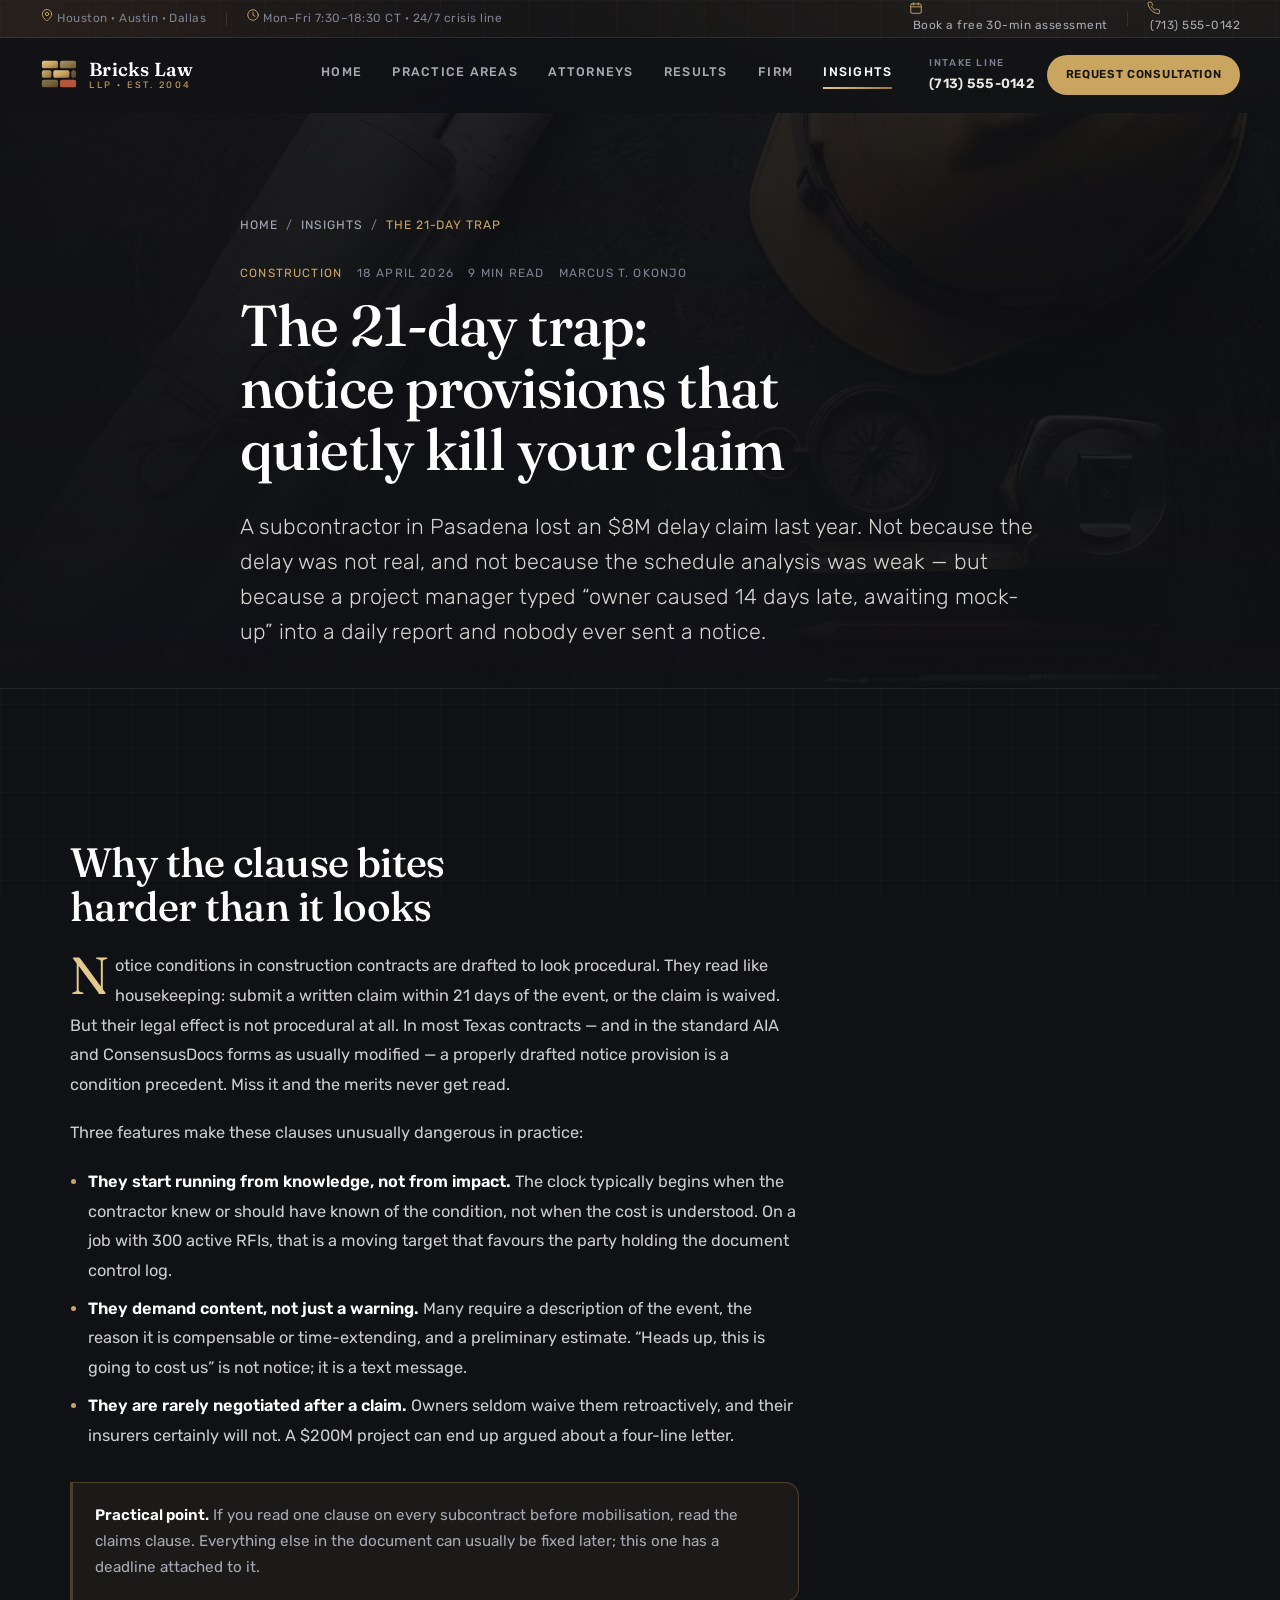
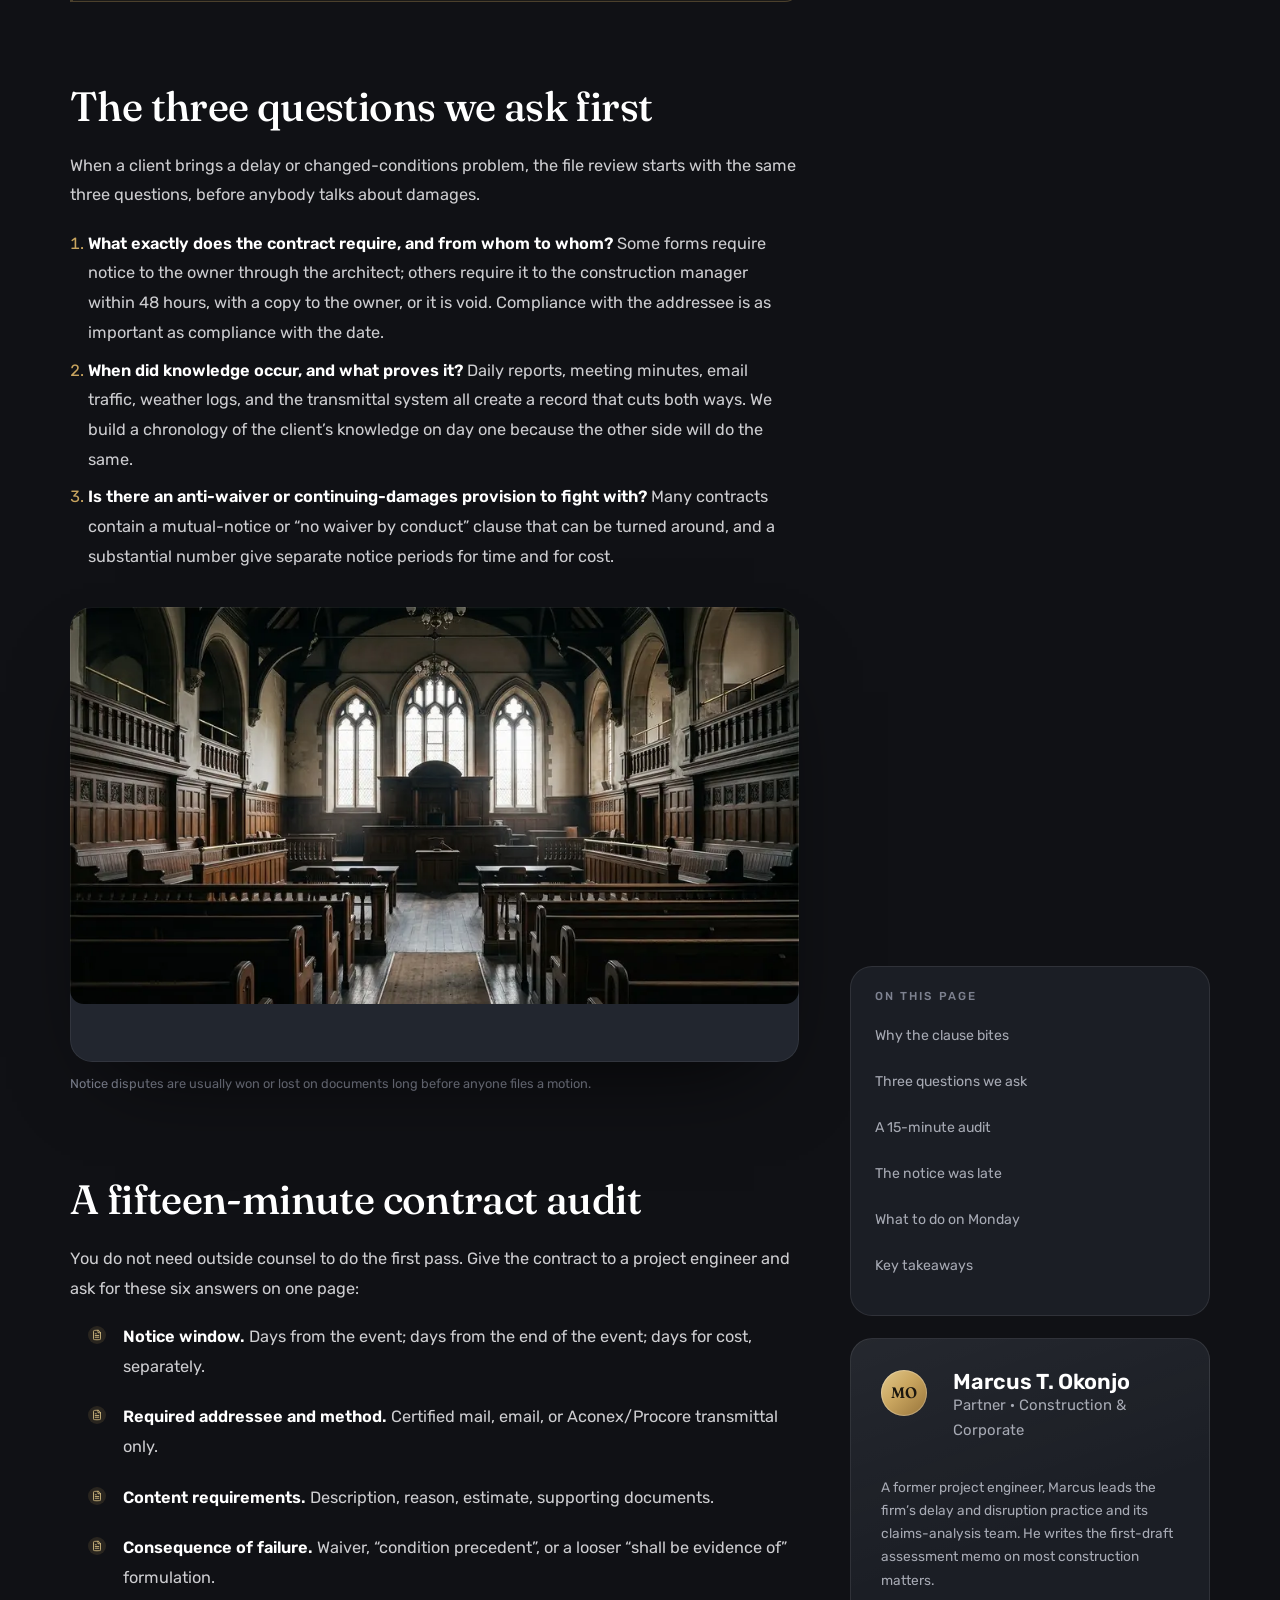
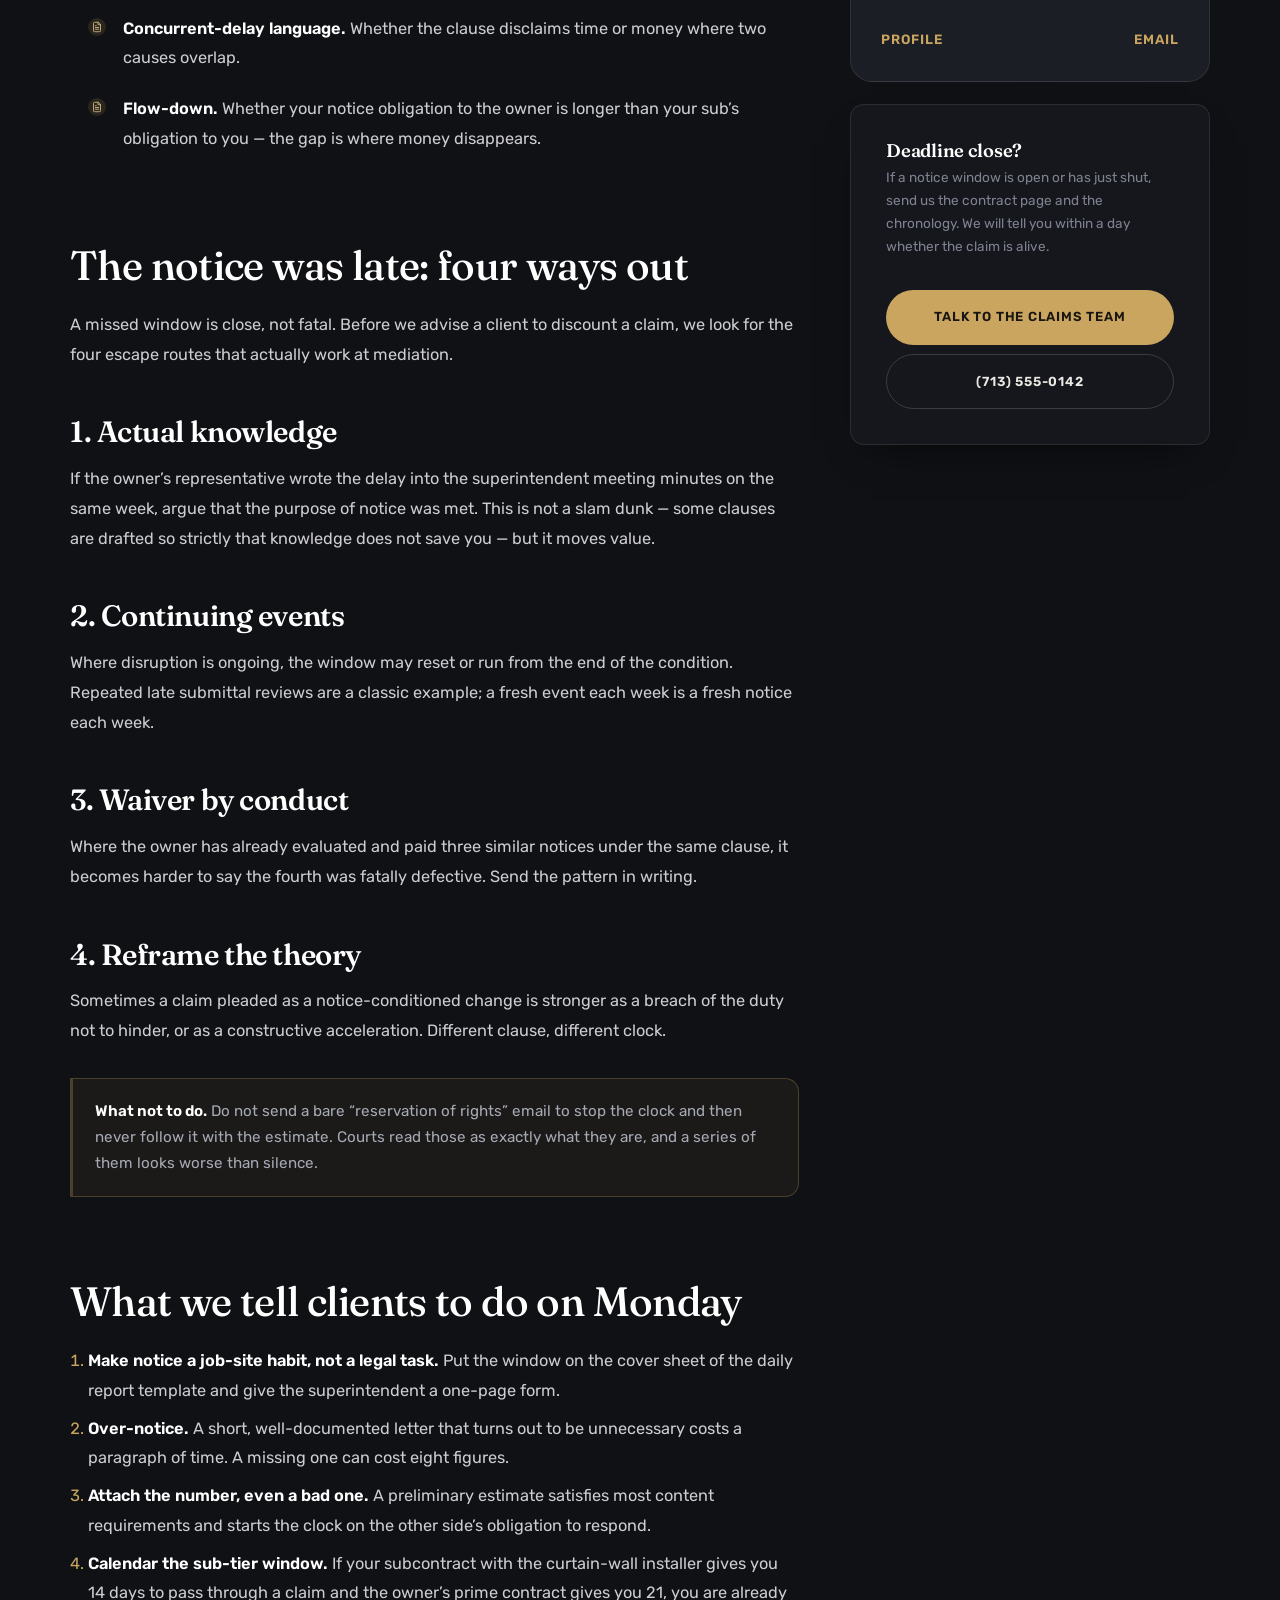
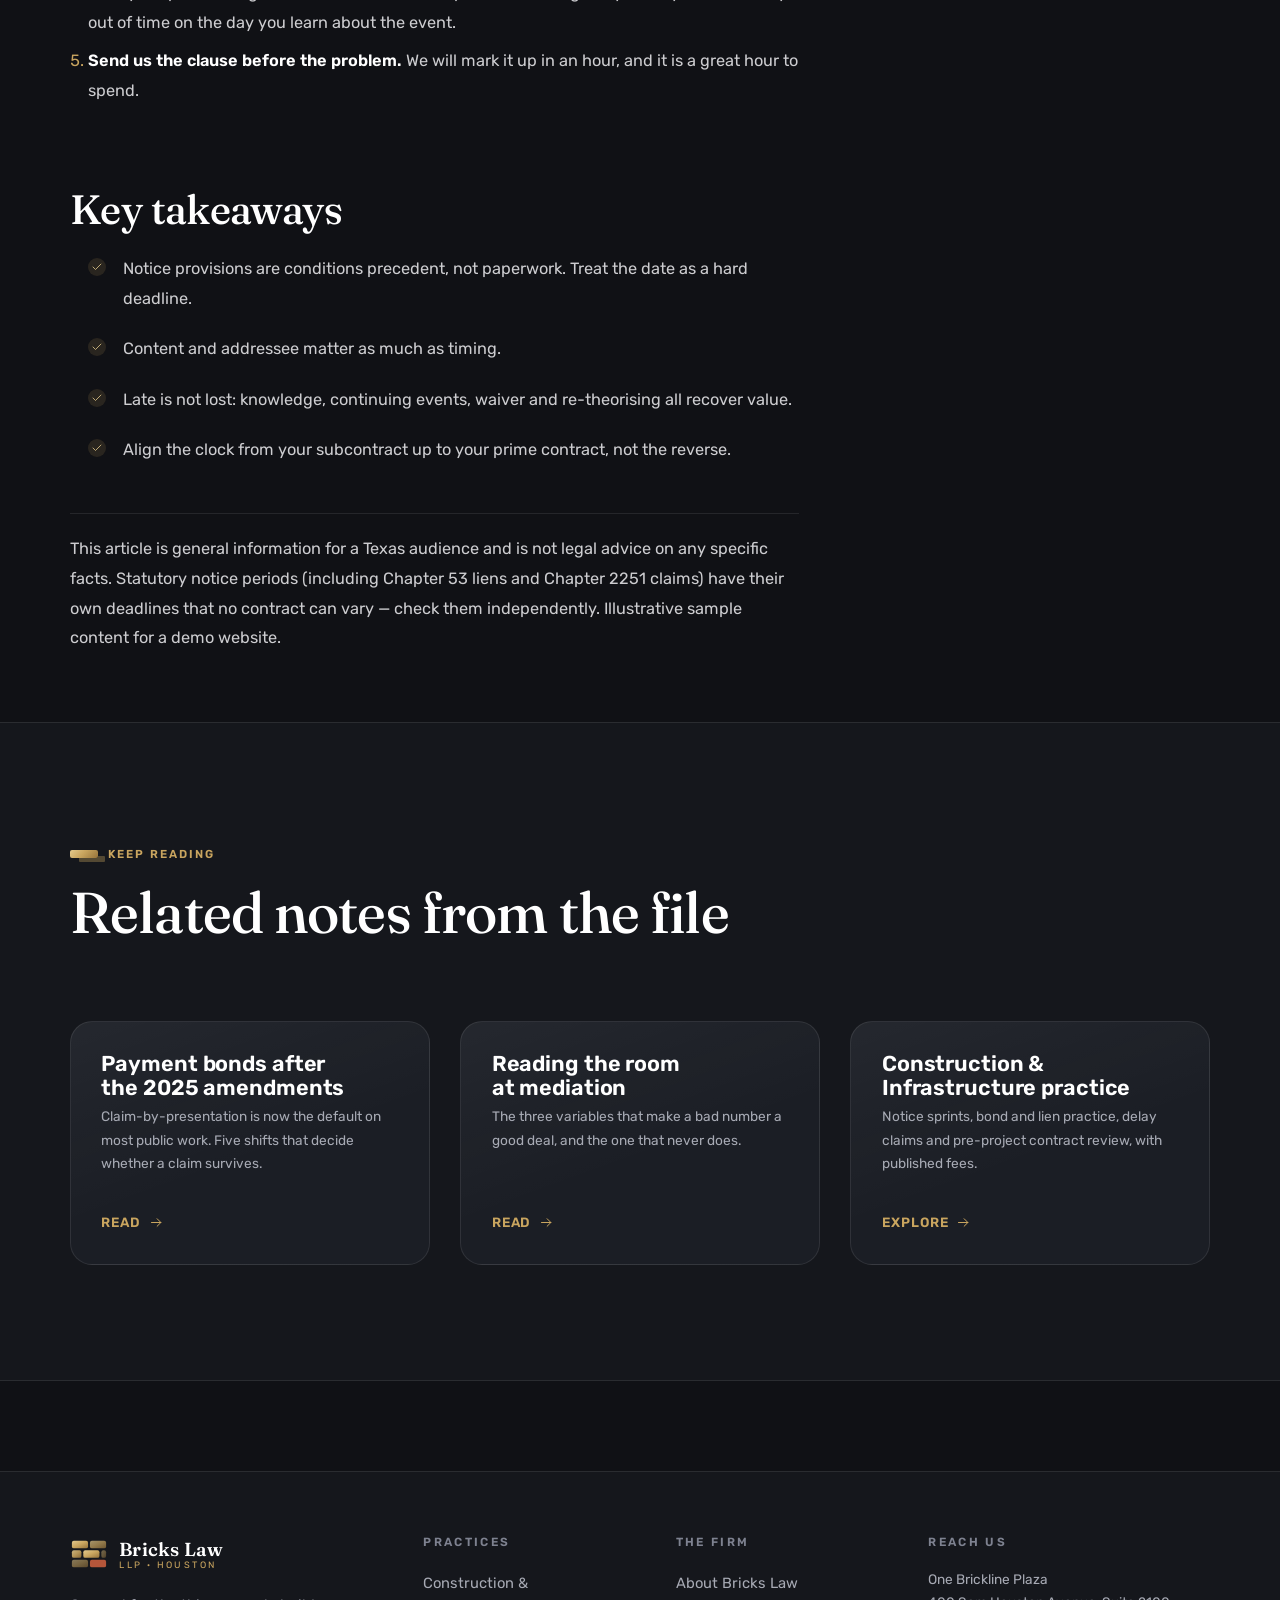
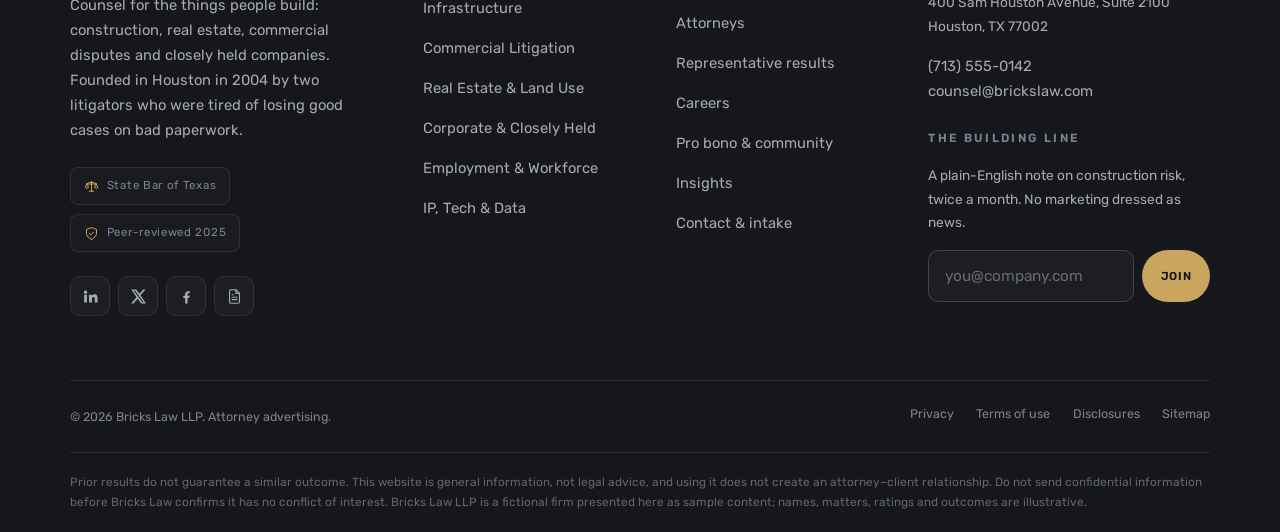
<file: insight-notice-provisions.html>
<!doctype html>
<!--
  Bricks Law LLP — sample/demo website content.
  Attorneys, matters, results and ratings on this site are illustrative
  placeholders written to demonstrate the layout. Replace with your firm's
  verified, ethics-compliant copy before publishing (see README.md).
-->
<html lang="en" class="no-js">
<head>
<meta charset="utf-8">
<meta name="viewport" content="width=device-width, initial-scale=1">
<title>The 21-Day Trap: Construction Notice Provisions</title>
<meta name="description" content="Why notice clauses are conditions precedent, three questions to ask first, a 15-minute contract audit, and four arguments that save a late notice.">
<meta name="theme-color" content="#101115">
<link rel="canonical" href="https://brickslaw.com/insight-notice-provisions.html">
<meta property="og:type" content="article">
<meta property="og:site_name" content="Bricks Law LLP">
<meta property="og:title" content="The 21-Day Trap: Construction Notice Provisions">
<meta property="og:description" content="Why notice clauses are conditions precedent, three questions to ask first, a 15-minute contract audit, and four arguments that save a late notice.">
<meta property="og:image" content="https://brickslaw.com/assets/img/og-cover.jpg">
<meta property="og:article:published_time" content="2026-01-01">
<meta property="og:url" content="https://brickslaw.com/insight-notice-provisions.html">
<meta name="twitter:card" content="summary_large_image">
<meta name="twitter:title" content="The 21-Day Trap: Construction Notice Provisions">
<meta name="twitter:description" content="Why notice clauses are conditions precedent, three questions to ask first, a 15-minute contract audit, and four arguments that save a late notice.">
<link rel="icon" href="assets/img/favicon.svg" type="image/svg+xml">
<link rel="icon" href="assets/img/favicon-32.png" sizes="32x32">
<link rel="apple-touch-icon" href="assets/img/apple-touch-icon.png">
<link rel="preload" as="image" href="assets/img/practice-construction-1400.jpg" fetchpriority="high">
<link rel="preconnect" href="https://fonts.googleapis.com"><link rel="preconnect" href="https://fonts.gstatic.com" crossorigin><link rel="stylesheet" href="https://fonts.googleapis.com/css2?family=Fraunces:ital,opsz,wght@0,9..144,300..600;1,9..144,400&family=Rubik:wght@300;400;500;600&display=swap">
<link rel="stylesheet" href="assets/css/style.css">
<script type="application/ld+json">
{"@context":"https://schema.org","@type":"BlogPosting","headline":"The 21-day trap: notice provisions that quietly kill your claim",
"datePublished":"2026-04-18","author":{"@type":"Person","name":"Marcus T. Okonjo"},"publisher":{"@type":"Organization","name":"Bricks Law LLP"},
"description":"A field guide to construction notice provisions: what they require, why claims die on them, and four ways to cure a missed notice.",
"image":"https://brickslaw.com/assets/img/practice-construction-1400.jpg",
"articleSection":["Construction","Claims"],"mainEntityOfPage":"https://brickslaw.com/insight-notice-provisions.html"}
</script>
</head>
<body>
<div class="utility-bar">
  <div class="container container-wide" style="display:flex;align-items:center;gap:1.2rem;width:100%">
    <span class="utility-hide-sm"><svg class="ico" aria-hidden="true"><use href="assets/img/sprite.svg#i-pin"/></svg>&nbsp;Houston · Austin · Dallas</span>
    <span class="utility-hide-sm sep" aria-hidden="true"></span>
    <span class="utility-hide-sm"><svg class="ico" aria-hidden="true"><use href="assets/img/sprite.svg#i-clock"/></svg>&nbsp;Mon–Fri 7:30–18:30 CT · 24/7 crisis line</span>
    <span class="spacer"></span>
    <a href="contact.html#consultation"><svg class="ico" aria-hidden="true"><use href="assets/img/sprite.svg#i-cal"/></svg>&nbsp;Book a free 30-min assessment</a>
    <span class="sep" aria-hidden="true"></span>
    <a href="tel:+17135550142"><svg class="ico" aria-hidden="true"><use href="assets/img/sprite.svg#i-phone"/></svg>&nbsp;(713) 555-0142</a>
  </div>
</div>

<header class="site-header">
  <div class="container container-wide nav-row">
    <a class="brand" href="index.html" aria-label="Bricks Law LLP — home">
      <svg class="brand-mark" viewBox="0 0 40 40" aria-hidden="true">
        <defs>
          <linearGradient id="brassMark" x1="0" y1="0" x2="1" y2="1">
            <stop offset="0" stop-color="#e3c98c"/><stop offset=".5" stop-color="#c9a55f"/><stop offset="1" stop-color="#96733a"/>
          </linearGradient>
        </defs>
        <g fill="url(#brassMark)">
          <rect x="2" y="5" width="17" height="8" rx="2"/>
          <rect x="21" y="5" width="17" height="8" rx="2" opacity=".7"/>
          <rect x="2" y="15" width="10" height="8" rx="2" opacity=".88"/>
          <rect x="14" y="15" width="17" height="8" rx="2"/>
          <rect x="33" y="15" width="5" height="8" rx="2" opacity=".45"/>
          <rect x="2" y="25" width="17" height="8" rx="2" opacity=".55"/>
          <rect x="21" y="25" width="17" height="8" rx="2" fill="#b5563a"/>
        </g>
      </svg>
      <span class="brand-name"><b>Bricks Law</b><span>LLP · Est. 2004</span></span>
    </a>

    <nav class="nav" aria-label="Primary">
      <ul>
        <li><a href="index.html" >Home</a></li>
        <li><a href="practice-areas.html">Practice areas</a></li>
        <li><a href="attorneys.html">Attorneys</a></li>
        <li><a href="results.html">Results</a></li>
        <li><a href="about.html">Firm</a></li>
        <li><a href="insights.html" aria-current="page">Insights</a></li>
      </ul>
    </nav>

    <div class="header-actions">
      <a class="header-phone" href="tel:+17135550142"><span>Intake line</span>(713) 555-0142</a>
      <a class="btn btn-sm" href="contact.html#consultation">Request consultation</a>
      <button class="nav-toggle" type="button" aria-expanded="false" aria-controls="mobile-nav" aria-label="Open menu">
        <i aria-hidden="true"></i><i aria-hidden="true"></i><i aria-hidden="true"></i>
      </button>
    </div>
  </div>
  <div class="scroll-progress" aria-hidden="true"></div>
</header>

<nav class="mobile-nav" id="mobile-nav" aria-label="Mobile">
  <div class="mobile-nav-head">
    <span class="brand" aria-hidden="true">
      <img class="brand-mark" src="assets/img/logo.svg" alt="" width="40" height="40" loading="lazy" decoding="async">
      <span class="brand-name"><b>Bricks Law</b><span>LLP</span></span>
    </span>
    <button class="nav-toggle" type="button" data-nav-close aria-label="Close menu">
      <svg class="ico" aria-hidden="true"><use href="assets/img/sprite.svg#i-close"/></svg>
    </button>
  </div>
  <ul class="nav-list">
    <li><a href="index.html" data-index="01" >Home</a></li>
    <li><a href="practice-areas.html" data-index="02">Practice areas</a></li>
    <li><a href="attorneys.html" data-index="03">Attorneys</a></li>
    <li><a href="results.html" data-index="04">Results</a></li>
    <li><a href="about.html" data-index="05">The firm</a></li>
    <li><a href="insights.html" aria-current="page" data-index="06">Insights</a></li>
    <li><a href="contact.html" data-index="07">Contact</a></li>
  </ul>
  <div class="mobile-nav-cta">
    <a class="btn btn-block" href="contact.html#consultation">Request a consultation</a>
    <a class="btn btn-ghost btn-block" href="tel:+17135550142">Call the intake line</a>
  </div>
  <div class="mobile-nav-contact">
    <p class="small dim" style="margin-bottom:.5rem">One Brickline Plaza, 400 Sam Houston Ave<br>Suite 2100, Houston, TX 77002</p>
    <a href="mailto:counsel@brickslaw.com"><svg class="ico" aria-hidden="true"><use href="assets/img/sprite.svg#i-mail"/></svg> counsel@brickslaw.com</a>
  </div>
</nav>

<main id="main">

  <section class="page-hero" style="padding-block-end:clamp(1.75rem,3vw,2.75rem)">
    <div class="bg" aria-hidden="true">
      <img src="assets/img/practice-construction-1400.jpg" alt="" width="1400" height="768" fetchpriority="high" decoding="async">
    </div>
    <div class="container container-narrow" style="max-width:880px">
      <nav class="breadcrumbs" aria-label="Breadcrumb"><ol style="display:flex;flex-wrap:wrap;gap:.5rem;list-style:none;margin:0;padding:0"><li><a href="index.html">Home</a></li><li aria-hidden="true">/</li><li><a href="insights.html">Insights</a></li><li aria-hidden="true">/</li><li><span aria-current="page">The 21-day trap</span></li></ol></nav>
      <p class="post-meta"><span class="cat">Construction</span><span>18 April 2026</span><span>9 min read</span><span>Marcus T. Okonjo</span></p>
      <h1>The 21-day trap: notice provisions that quietly kill your claim</h1>
      <p class="lead">A subcontractor in Pasadena lost an $8M delay claim last year. Not because the delay was not real, and not because the schedule analysis was weak — but because a project manager typed “owner caused 14 days late, awaiting mock-up” into a daily report and nobody ever sent a notice.</p>
    </div>
  </section>

  <section class="section section-tight" aria-label="Article">
    <div class="container split split-aside">
      <article class="prose">
        <h2 id="why-clauses">Why the clause bites harder than it looks</h2>
        <p class="drop">Notice conditions in construction contracts are drafted to look procedural. They read like housekeeping: submit a written claim within 21 days of the event, or the claim is waived. But their legal effect is not procedural at all. In most Texas contracts — and in the standard AIA and ConsensusDocs forms as usually modified — a properly drafted notice provision is a condition precedent. Miss it and the merits never get read.</p>
        <p>Three features make these clauses unusually dangerous in practice:</p>
        <ul>
          <li><b>They start running from knowledge, not from impact.</b> The clock typically begins when the contractor knew or should have known of the condition, not when the cost is understood. On a job with 300 active RFIs, that is a moving target that favours the party holding the document control log.</li>
          <li><b>They demand content, not just a warning.</b> Many require a description of the event, the reason it is compensable or time-extending, and a preliminary estimate. “Heads up, this is going to cost us” is not notice; it is a text message.</li>
          <li><b>They are rarely negotiated after a claim.</b> Owners seldom waive them retroactively, and their insurers certainly will not. A $200M project can end up argued about a four-line letter.</li>
        </ul>

        <div class="callout"><b>Practical point.</b> If you read one clause on every subcontract before mobilisation, read the claims clause. Everything else in the document can usually be fixed later; this one has a deadline attached to it.</div>

        <h2 id="three-questions">The three questions we ask first</h2>
        <p>When a client brings a delay or changed-conditions problem, the file review starts with the same three questions, before anybody talks about damages.</p>
        <ol>
          <li><b>What exactly does the contract require, and from whom to whom?</b> Some forms require notice to the owner through the architect; others require it to the construction manager within 48 hours, with a copy to the owner, or it is void. Compliance with the addressee is as important as compliance with the date.</li>
          <li><b>When did knowledge occur, and what proves it?</b> Daily reports, meeting minutes, email traffic, weather logs, and the transmittal system all create a record that cuts both ways. We build a chronology of the client’s knowledge on day one because the other side will do the same.</li>
          <li><b>Is there an anti-waiver or continuing-damages provision to fight with?</b> Many contracts contain a mutual-notice or “no waiver by conduct” clause that can be turned around, and a substantial number give separate notice periods for time and for cost.</li>
        </ol>

        <figure>
          <div class="media-frame ratio-1610"><picture><source type="image/webp" srcset="assets/img/practice-litigation-640.webp 640w, assets/img/practice-litigation-900.webp 900w, assets/img/practice-litigation-1400.webp 1400w" sizes="(min-width: 940px) 55vw, 92vw"><img src="assets/img/practice-litigation-900.jpg" alt="Courtroom interior with daylight through tall arched windows" width="1400" height="768" loading="lazy" decoding="async"></picture></div>
          <figcaption>Notice disputes are usually won or lost on documents long before anyone files a motion.</figcaption>
        </figure>

        <h2 id="audit">A fifteen-minute contract audit</h2>
        <p>You do not need outside counsel to do the first pass. Give the contract to a project engineer and ask for these six answers on one page:</p>
        <ul class="check-list">
          <li><svg class="ico" aria-hidden="true"><use href="assets/img/sprite.svg#i-file"/></svg><span><b>Notice window.</b> Days from the event; days from the end of the event; days for cost, separately.</span></li>
          <li><svg class="ico" aria-hidden="true"><use href="assets/img/sprite.svg#i-file"/></svg><span><b>Required addressee and method.</b> Certified mail, email, or Aconex/Procore transmittal only.</span></li>
          <li><svg class="ico" aria-hidden="true"><use href="assets/img/sprite.svg#i-file"/></svg><span><b>Content requirements.</b> Description, reason, estimate, supporting documents.</span></li>
          <li><svg class="ico" aria-hidden="true"><use href="assets/img/sprite.svg#i-file"/></svg><span><b>Consequence of failure.</b> Waiver, “condition precedent”, or a looser “shall be evidence of” formulation.</span></li>
          <li><svg class="ico" aria-hidden="true"><use href="assets/img/sprite.svg#i-file"/></svg><span><b>Concurrent-delay language.</b> Whether the clause disclaims time or money where two causes overlap.</span></li>
          <li><svg class="ico" aria-hidden="true"><use href="assets/img/sprite.svg#i-file"/></svg><span><b>Flow-down.</b> Whether your notice obligation to the owner is longer than your sub’s obligation to you — the gap is where money disappears.</span></li>
        </ul>

        <h2 id="late">The notice was late: four ways out</h2>
        <p>A missed window is close, not fatal. Before we advise a client to discount a claim, we look for the four escape routes that actually work at mediation.</p>
        <h3>1. Actual knowledge</h3>
        <p>If the owner’s representative wrote the delay into the superintendent meeting minutes on the same week, argue that the purpose of notice was met. This is not a slam dunk — some clauses are drafted so strictly that knowledge does not save you — but it moves value.</p>
        <h3>2. Continuing events</h3>
        <p>Where disruption is ongoing, the window may reset or run from the end of the condition. Repeated late submittal reviews are a classic example; a fresh event each week is a fresh notice each week.</p>
        <h3>3. Waiver by conduct</h3>
        <p>Where the owner has already evaluated and paid three similar notices under the same clause, it becomes harder to say the fourth was fatally defective. Send the pattern in writing.</p>
        <h3>4. Reframe the theory</h3>
        <p>Sometimes a claim pleaded as a notice-conditioned change is stronger as a breach of the duty not to hinder, or as a constructive acceleration. Different clause, different clock.</p>

        <div class="callout"><b>What not to do.</b> Do not send a bare “reservation of rights” email to stop the clock and then never follow it with the estimate. Courts read those as exactly what they are, and a series of them looks worse than silence.</div>

        <h2 id="monday">What we tell clients to do on Monday</h2>
        <ol>
          <li><b>Make notice a job-site habit, not a legal task.</b> Put the window on the cover sheet of the daily report template and give the superintendent a one-page form.</li>
          <li><b>Over-notice.</b> A short, well-documented letter that turns out to be unnecessary costs a paragraph of time. A missing one can cost eight figures.</li>
          <li><b>Attach the number, even a bad one.</b> A preliminary estimate satisfies most content requirements and starts the clock on the other side’s obligation to respond.</li>
          <li><b>Calendar the sub-tier window.</b> If your subcontract with the curtain-wall installer gives you 14 days to pass through a claim and the owner’s prime contract gives you 21, you are already out of time on the day you learn about the event.</li>
          <li><b>Send us the clause before the problem.</b> We will mark it up in an hour, and it is a great hour to spend.</li>
        </ol>

        <h2 id="takeaways">Key takeaways</h2>
        <ul class="check-list">
          <li><svg class="ico" aria-hidden="true"><use href="assets/img/sprite.svg#i-check"/></svg><span>Notice provisions are conditions precedent, not paperwork. Treat the date as a hard deadline.</span></li>
          <li><svg class="ico" aria-hidden="true"><use href="assets/img/sprite.svg#i-check"/></svg><span>Content and addressee matter as much as timing.</span></li>
          <li><svg class="ico" aria-hidden="true"><use href="assets/img/sprite.svg#i-check"/></svg><span>Late is not lost: knowledge, continuing events, waiver and re-theorising all recover value.</span></li>
          <li><svg class="ico" aria-hidden="true"><use href="assets/img/sprite.svg#i-check"/></svg><span>Align the clock from your subcontract up to your prime contract, not the reverse.</span></li>
        </ul>

        <p class="small dim" style="margin-top:2.5rem;padding-top:1.25rem;border-top:1px solid var(--line)">This article is general information for a Texas audience and is not legal advice on any specific facts. Statutory notice periods (including Chapter 53 liens and Chapter 2251 claims) have their own deadlines that no contract can vary — check them independently. Illustrative sample content for a demo website.</p>
      </article>

      <aside>
        <div class="toc" aria-label="On this page">
          <h2>On this page</h2>
          <ol>
            <li><a href="#why-clauses">Why the clause bites</a></li>
            <li><a href="#three-questions">Three questions we ask</a></li>
            <li><a href="#audit">A 15-minute audit</a></li>
            <li><a href="#late">The notice was late</a></li>
            <li><a href="#monday">What to do on Monday</a></li>
            <li><a href="#takeaways">Key takeaways</a></li>
          </ol>
        </div>

        <div class="card" style="margin-top:1.4rem">
          <div class="person-card" style="grid-template-columns:56px 1fr;gap:1rem">
            <span class="avatar" aria-hidden="true">MO</span>
            <div>
              <h4 style="margin:0">Marcus T. Okonjo</h4>
              <p class="small dim" style="margin:0">Partner · Construction &amp; Corporate</p>
            </div>
          </div>
          <p class="small" style="margin-top:1rem">A former project engineer, Marcus leads the firm’s delay and disruption practice and its claims-analysis team. He writes the first-draft assessment memo on most construction matters.</p>
          <div class="card-foot">
            <a class="link-arrow" href="attorneys.html#okonjo">Profile</a>
            <a class="link-arrow" href="mailto:mokonjo@brickslaw.com">Email</a>
          </div>
        </div>

        <div class="callback" style="margin-top:1.4rem">
          <h3>Deadline close?</h3>
          <p>If a notice window is open or has just shut, send us the contract page and the chronology. We will tell you within a day whether the claim is alive.</p>
          <a class="btn btn-block" href="contact.html#consultation" style="margin-top:1rem">Talk to the claims team</a>
          <a class="btn btn-ghost btn-block" href="tel:+17135550142" style="margin-top:.6rem">(713) 555-0142</a>
        </div>
      </aside>
    </div>
  </section>

  <section class="section section-ink" aria-labelledby="related-title">
    <div class="container">
      <div class="section-head stacked">
        <div><p class="eyebrow">Keep reading</p><h2 id="related-title">Related notes from the file</h2></div>
      </div>
      <div class="grid grid-3">
        <a class="card card-link" href="insights.html#bonds"><h4 style="margin-bottom:.4rem">Payment bonds after the 2025 amendments</h4><p class="small">Claim-by-presentation is now the default on most public work. Five shifts that decide whether a claim survives.</p><div class="card-foot"><span class="link-arrow">Read <svg class="ico" aria-hidden="true"><use href="assets/img/sprite.svg#i-arrow-right"/></svg></span></div></a>
        <a class="card card-link" href="insights.html#mediation"><h4 style="margin-bottom:.4rem">Reading the room at mediation</h4><p class="small">The three variables that make a bad number a good deal, and the one that never does.</p><div class="card-foot"><span class="link-arrow">Read <svg class="ico" aria-hidden="true"><use href="assets/img/sprite.svg#i-arrow-right"/></svg></span></div></a>
        <a class="card card-link" href="practice-areas.html#construction"><h4 style="margin-bottom:.4rem">Construction &amp; Infrastructure practice</h4><p class="small">Notice sprints, bond and lien practice, delay claims and pre-project contract review, with published fees.</p><div class="card-foot"><span class="link-arrow">Explore <svg class="ico" aria-hidden="true"><use href="assets/img/sprite.svg#i-arrow-right"/></svg></span></div></a>
      </div>
    </div>
  </section>

</main>

<!-- ============================== FOOTER ============================== -->
<footer class="site-footer">
  <div class="container">
    <div class="footer-top">
      <div class="footer-brand">
        <a class="brand" href="index.html" style="margin-bottom:1.2rem">
          <img class="brand-mark" src="assets/img/logo.svg" alt="" width="40" height="40" loading="lazy" decoding="async">
          <span class="brand-name"><b>Bricks Law</b><span>LLP · Houston</span></span>
        </a>
        <p>Counsel for the things people build: construction, real estate, commercial disputes and closely held companies. Founded in Houston in 2004 by two litigators who were tired of losing good cases on bad paperwork.</p>
        <div class="footer-badges">
          <span class="badge-org"><svg class="ico" aria-hidden="true"><use href="assets/img/sprite.svg#i-scale"/></svg> State Bar of Texas</span>
          <span class="badge-org"><svg class="ico" aria-hidden="true"><use href="assets/img/sprite.svg#i-shield"/></svg> Peer-reviewed 2025</span>
        </div>
        <div class="social">
          <a href="https://www.linkedin.com/" rel="noopener nofollow" aria-label="Bricks Law on LinkedIn"><svg class="ico" aria-hidden="true"><use href="assets/img/sprite.svg#i-linkedin"/></svg></a>
          <a href="https://x.com/" rel="noopener nofollow" aria-label="Bricks Law on X"><svg class="ico" aria-hidden="true"><use href="assets/img/sprite.svg#i-x"/></svg></a>
          <a href="https://www.facebook.com/" rel="noopener nofollow" aria-label="Bricks Law on Facebook"><svg class="ico" aria-hidden="true"><use href="assets/img/sprite.svg#i-facebook"/></svg></a>
          <a href="insights.html" aria-label="RSS feed of firm insights"><svg class="ico" aria-hidden="true"><use href="assets/img/sprite.svg#i-file"/></svg></a>
        </div>
      </div>

      <div class="footer-col">
        <h2>Practices</h2>
        <ul>
          <li><a href="practice-areas.html#construction">Construction &amp; Infrastructure</a></li>
          <li><a href="practice-areas.html#litigation">Commercial Litigation</a></li>
          <li><a href="practice-areas.html#real-estate">Real Estate &amp; Land Use</a></li>
          <li><a href="practice-areas.html#corporate">Corporate &amp; Closely Held</a></li>
          <li><a href="practice-areas.html#employment">Employment &amp; Workforce</a></li>
          <li><a href="practice-areas.html#ip">IP, Tech &amp; Data</a></li>
        </ul>
      </div>

      <div class="footer-col">
        <h2>The firm</h2>
        <ul>
          <li><a href="about.html">About Bricks Law</a></li>
          <li><a href="attorneys.html">Attorneys</a></li>
          <li><a href="results.html">Representative results</a></li>
          <li><a href="about.html#careers">Careers</a></li>
          <li><a href="about.html#pro-bono">Pro bono &amp; community</a></li>
          <li><a href="insights.html">Insights</a></li>
          <li><a href="contact.html">Contact &amp; intake</a></li>
        </ul>
      </div>

      <div class="footer-col">
        <h2>Reach us</h2>
        <p class="small muted">One Brickline Plaza<br>400 Sam Houston Avenue, Suite 2100<br>Houston, TX 77002</p>
        <p class="small"><a href="tel:+17135550142">(713) 555-0142</a><br><a href="mailto:counsel@brickslaw.com">counsel@brickslaw.com</a></p>
        <h2 style="margin-top:1.8rem">The Building Line</h2>
        <p class="small muted">A plain-English note on construction risk, twice a month. No marketing dressed as news.</p>
        <form class="newsletter" data-validate novalidate>
          <label class="visually-hidden" for="nl-email">Email address</label>
          <input class="input" id="nl-email" name="email" type="email" placeholder="you@company.com" required autocomplete="email">
          <button class="btn btn-sm" type="submit">Join</button>
          <div class="form-status small" data-form-status role="status" aria-live="polite" style="width:100%"></div>
        </form>
      </div>
    </div>

    <div class="footer-bottom">
      <p style="margin:0">© <span data-year>2026</span> Bricks Law LLP. Attorney advertising.</p>
      <nav aria-label="Legal">
        <ul>
          <li><a href="about.html#privacy">Privacy</a></li>
          <li><a href="about.html#terms">Terms of use</a></li>
          <li><a href="about.html#disclosures">Disclosures</a></li>
          <li><a href="sitemap.html">Sitemap</a></li>
        </ul>
      </nav>
    </div>
    <p class="footer-legal">
      Prior results do not guarantee a similar outcome. This website is general information, not legal advice, and using it does not create an
      attorney–client relationship. Do not send confidential information before Bricks Law confirms it has no conflict of interest.
      Bricks Law LLP is a fictional firm presented here as sample content; names, matters, ratings and outcomes are illustrative.
    </p>
  </div>
</footer>

<div class="mobile-callbar" aria-label="Quick contact">
  <a href="tel:+17135550142"><svg class="ico" aria-hidden="true"><use href="assets/img/sprite.svg#i-phone"/></svg> Call now</a>
  <a class="primary" href="contact.html#consultation"><svg class="ico" aria-hidden="true"><use href="assets/img/sprite.svg#i-mail"/></svg> Request help</a>
</div>

<button class="to-top" type="button" aria-label="Back to top"><svg class="ico" style="width:18px;height:18px" aria-hidden="true"><use href="assets/img/sprite.svg#i-arrow-up"/></svg></button>

<script src="assets/js/site.js" defer></script>
</body>
</html>
</file>
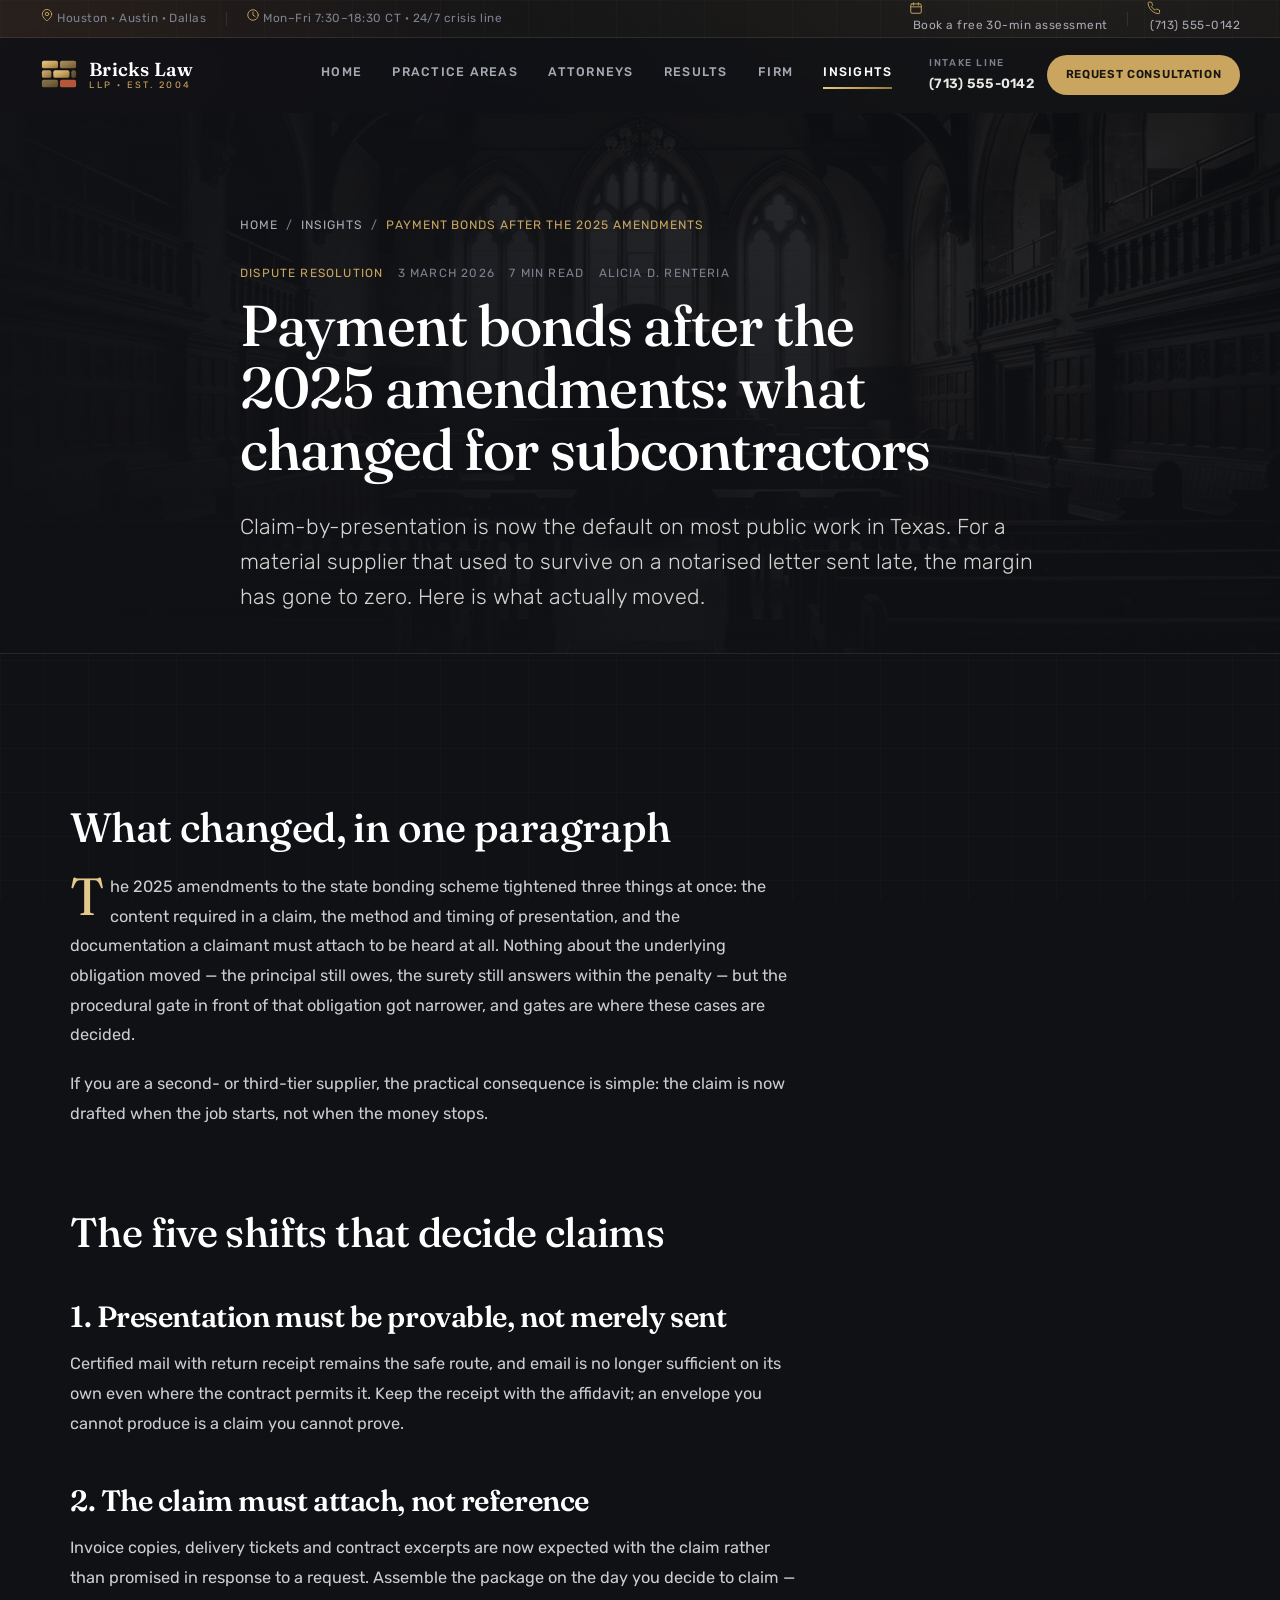
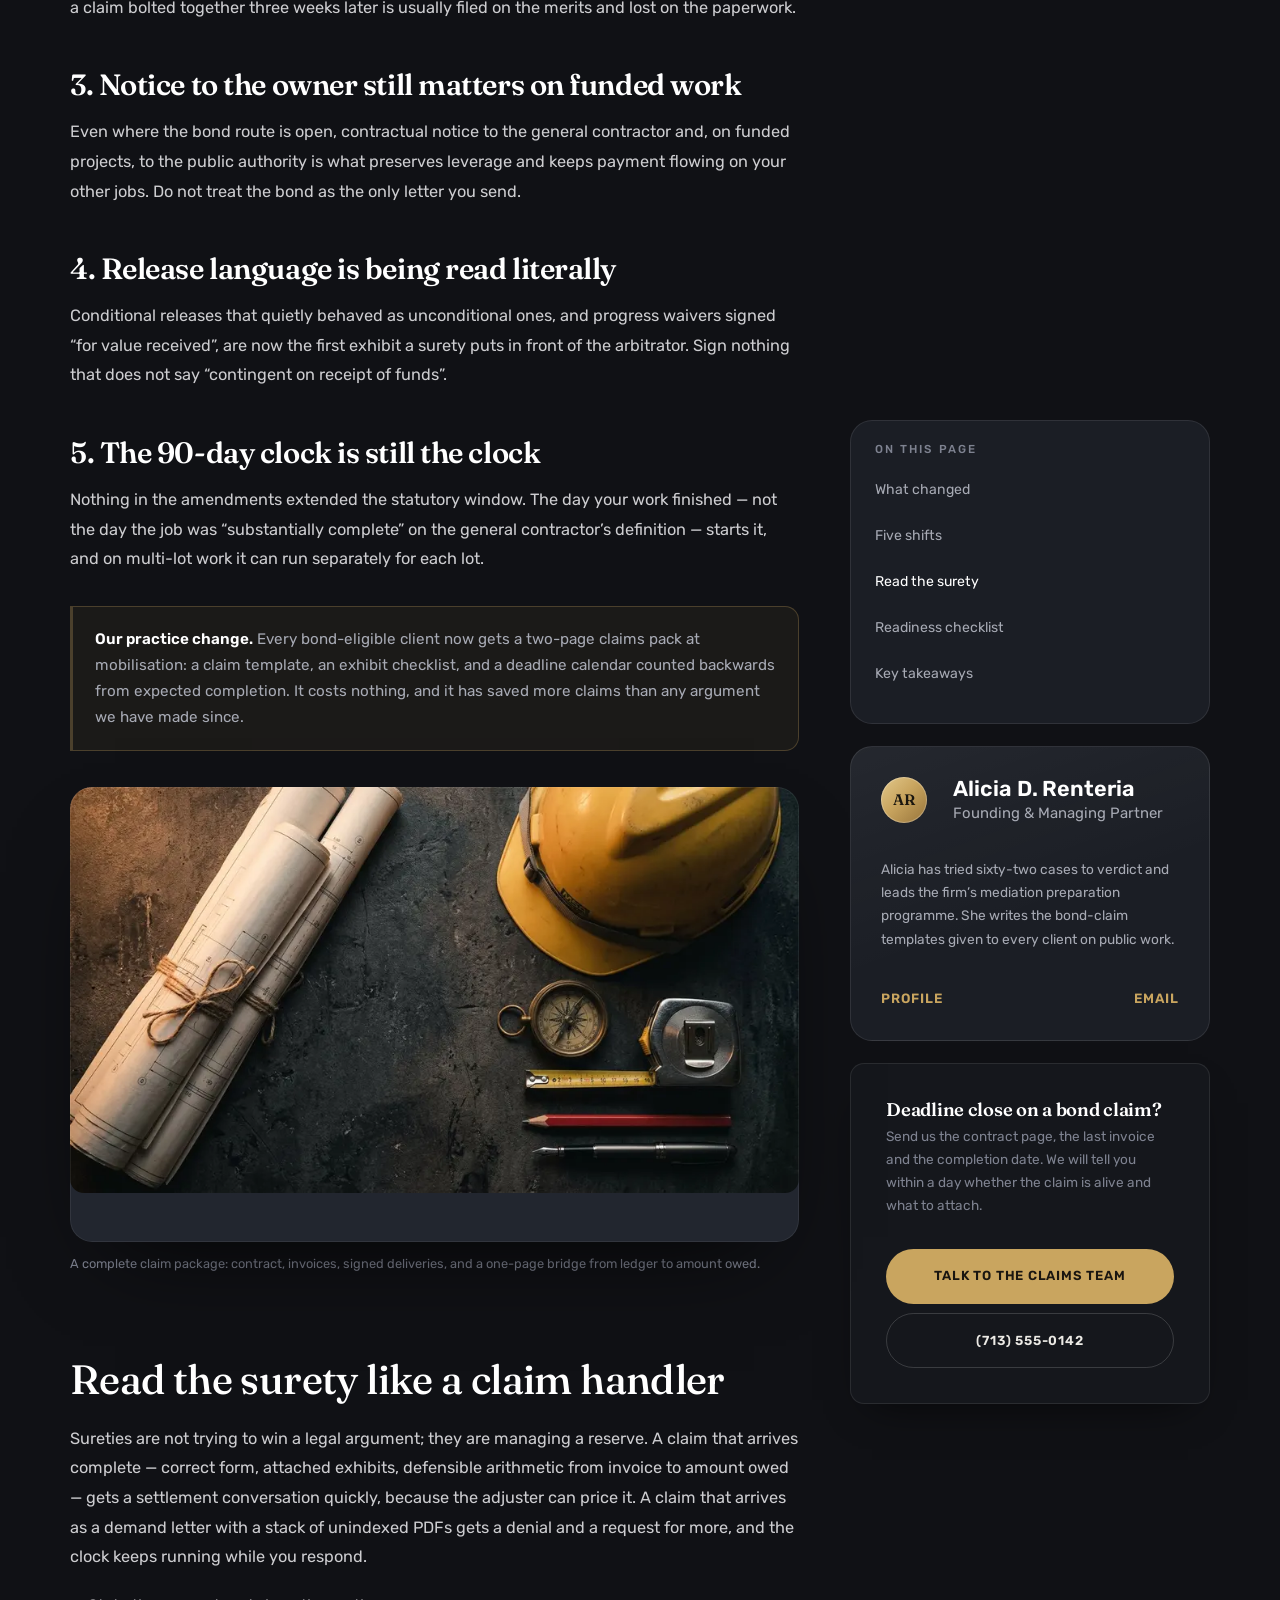
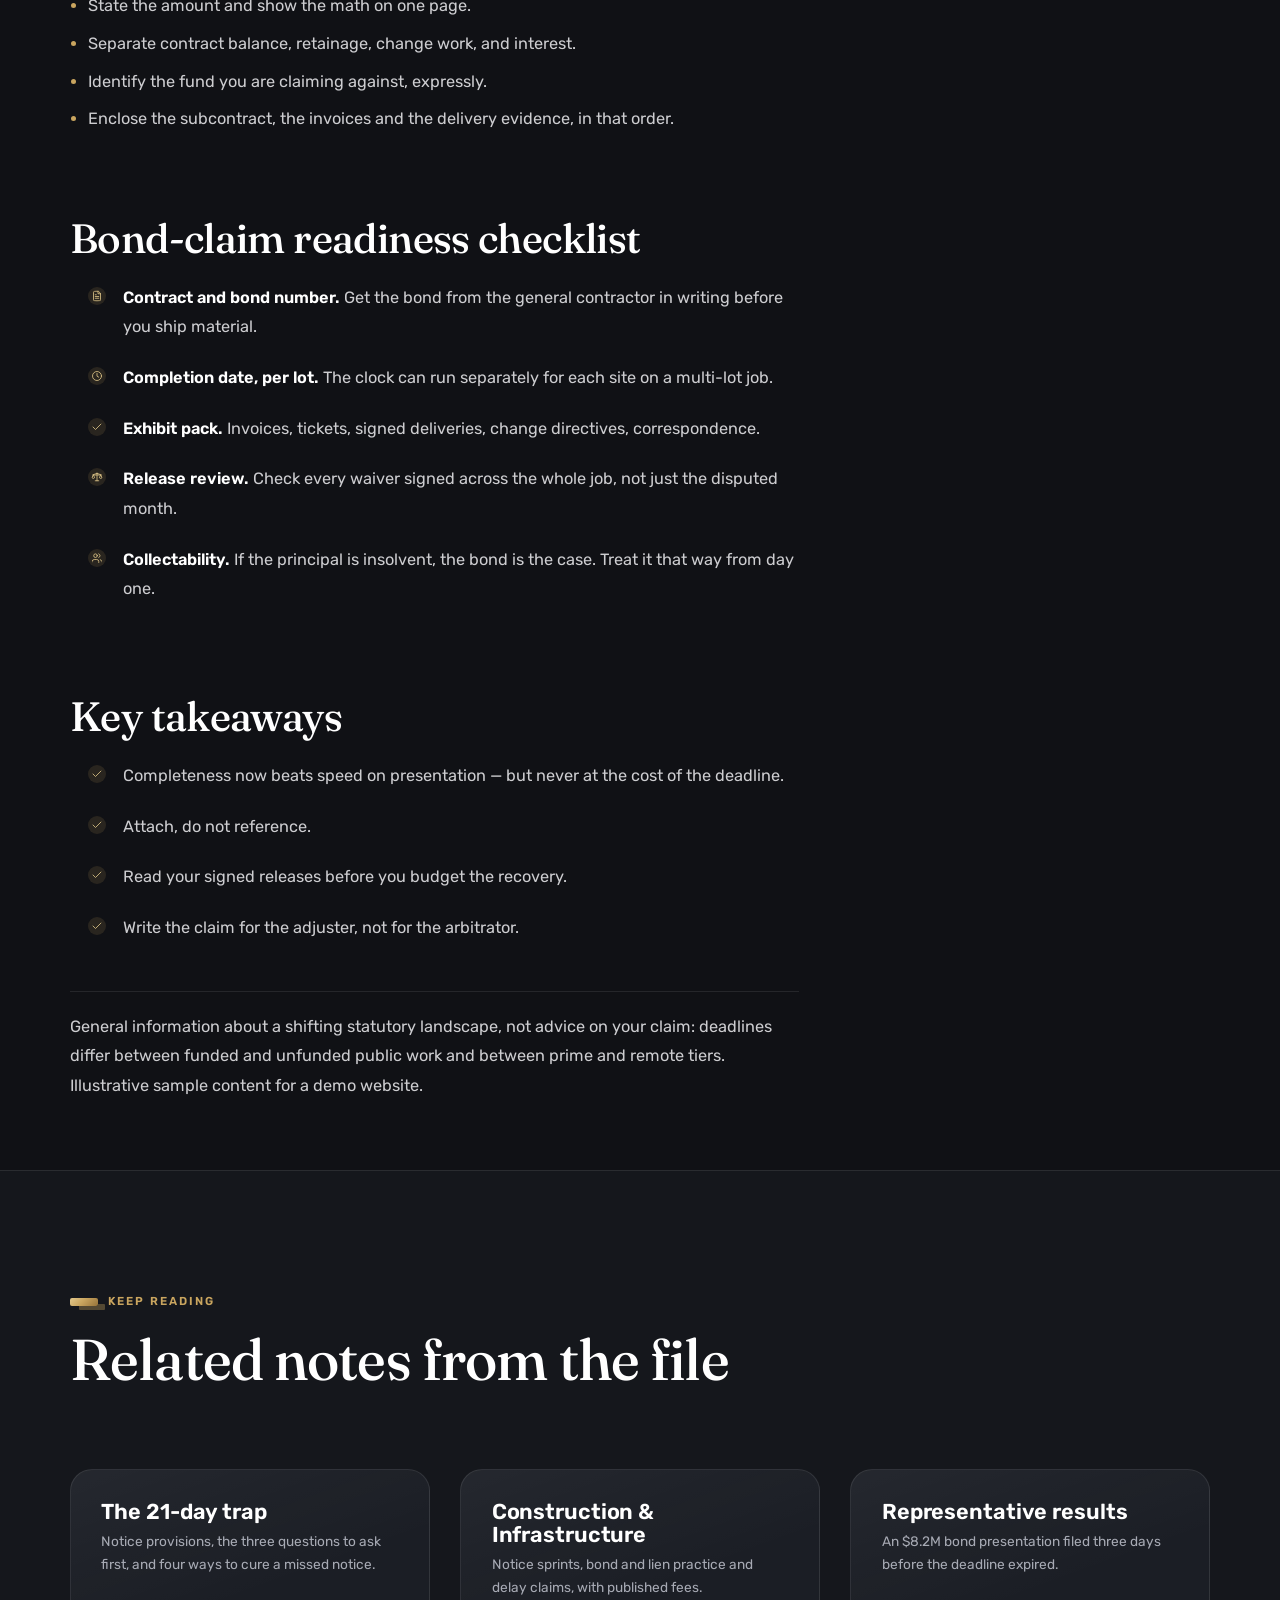
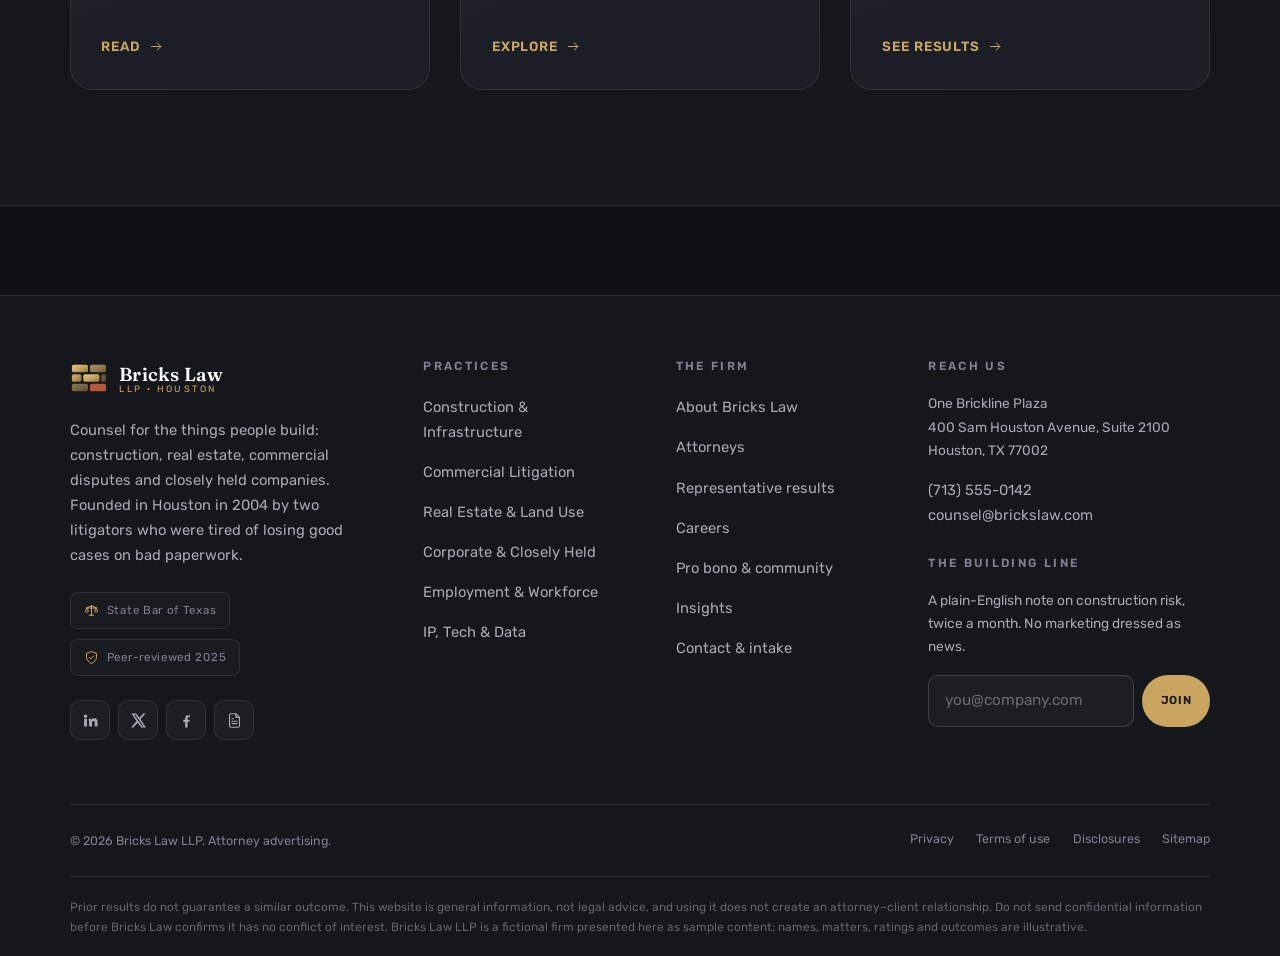
<file: insight-payment-bonds.html>
<!doctype html>
<!--
  Bricks Law LLP — sample/demo website content.
  Attorneys, matters, results and ratings on this site are illustrative
  placeholders written to demonstrate the layout. Replace with your firm's
  verified, ethics-compliant copy before publishing (see README.md).
-->
<html lang="en" class="no-js">
<head>
<meta charset="utf-8">
<meta name="viewport" content="width=device-width, initial-scale=1">
<title>Payment bonds after the 2025 amendments | Bricks Law LLP</title>
<meta name="description" content="The five shifts in Texas payment-bond practice: provable presentation, attached exhibits, release language, and the 90-day clock that still decides claims.">
<meta name="theme-color" content="#101115">
<link rel="canonical" href="https://brickslaw.com/insight-payment-bonds.html">
<meta property="og:type" content="article">
<meta property="og:site_name" content="Bricks Law LLP">
<meta property="og:title" content="Payment bonds after the 2025 amendments | Bricks Law LLP">
<meta property="og:description" content="The five shifts in Texas payment-bond practice: provable presentation, attached exhibits, release language, and the 90-day clock that still decides claims.">
<meta property="og:image" content="https://brickslaw.com/assets/img/og-cover.jpg">
<meta property="og:url" content="https://brickslaw.com/insight-payment-bonds.html">
<meta name="twitter:card" content="summary_large_image">
<meta name="twitter:title" content="Payment bonds after the 2025 amendments | Bricks Law LLP">
<meta name="twitter:description" content="The five shifts in Texas payment-bond practice: provable presentation, attached exhibits, release language, and the 90-day clock that still decides claims.">
<link rel="icon" href="assets/img/favicon.svg" type="image/svg+xml">
<link rel="icon" href="assets/img/favicon-32.png" sizes="32x32">
<link rel="apple-touch-icon" href="assets/img/apple-touch-icon.png">
<link rel="preload" as="image" href="assets/img/practice-litigation-1400.jpg" fetchpriority="high">
<link rel="preconnect" href="https://fonts.googleapis.com"><link rel="preconnect" href="https://fonts.gstatic.com" crossorigin><link rel="stylesheet" href="https://fonts.googleapis.com/css2?family=Fraunces:ital,opsz,wght@0,9..144,300..600;1,9..144,400&family=Rubik:wght@300;400;500;600&display=swap">
<link rel="stylesheet" href="assets/css/style.css">
<script type="application/ld+json">
{"@context":"https://schema.org","@type":"BlogPosting","headline":"Payment bonds after the 2025 amendments: what changed for subcontractors",
"datePublished":"2026-03-03","author":{"@type":"Person","name":"Alicia D. Renteria"},"publisher":{"@type":"Organization","name":"Bricks Law LLP"},
"description":"Five practical shifts in Texas payment-bond practice and how they decide whether a subcontractor claim survives.",
"image":"https://brickslaw.com/assets/img/practice-litigation-1400.jpg",
"articleSection":["Construction","Bond claims"],"mainEntityOfPage":"https://brickslaw.com/insight-payment-bonds.html"}
</script>
</head>
<body>
<div class="utility-bar">
  <div class="container container-wide" style="display:flex;align-items:center;gap:1.2rem;width:100%">
    <span class="utility-hide-sm"><svg class="ico" aria-hidden="true"><use href="assets/img/sprite.svg#i-pin"/></svg>&nbsp;Houston · Austin · Dallas</span>
    <span class="utility-hide-sm sep" aria-hidden="true"></span>
    <span class="utility-hide-sm"><svg class="ico" aria-hidden="true"><use href="assets/img/sprite.svg#i-clock"/></svg>&nbsp;Mon–Fri 7:30–18:30 CT · 24/7 crisis line</span>
    <span class="spacer"></span>
    <a href="contact.html#consultation"><svg class="ico" aria-hidden="true"><use href="assets/img/sprite.svg#i-cal"/></svg>&nbsp;Book a free 30-min assessment</a>
    <span class="sep" aria-hidden="true"></span>
    <a href="tel:+17135550142"><svg class="ico" aria-hidden="true"><use href="assets/img/sprite.svg#i-phone"/></svg>&nbsp;(713) 555-0142</a>
  </div>
</div>

<header class="site-header">
  <div class="container container-wide nav-row">
    <a class="brand" href="index.html" aria-label="Bricks Law LLP — home">
      <svg class="brand-mark" viewBox="0 0 40 40" aria-hidden="true">
        <defs>
          <linearGradient id="brassMark" x1="0" y1="0" x2="1" y2="1">
            <stop offset="0" stop-color="#e3c98c"/><stop offset=".5" stop-color="#c9a55f"/><stop offset="1" stop-color="#96733a"/>
          </linearGradient>
        </defs>
        <g fill="url(#brassMark)">
          <rect x="2" y="5" width="17" height="8" rx="2"/>
          <rect x="21" y="5" width="17" height="8" rx="2" opacity=".7"/>
          <rect x="2" y="15" width="10" height="8" rx="2" opacity=".88"/>
          <rect x="14" y="15" width="17" height="8" rx="2"/>
          <rect x="33" y="15" width="5" height="8" rx="2" opacity=".45"/>
          <rect x="2" y="25" width="17" height="8" rx="2" opacity=".55"/>
          <rect x="21" y="25" width="17" height="8" rx="2" fill="#b5563a"/>
        </g>
      </svg>
      <span class="brand-name"><b>Bricks Law</b><span>LLP · Est. 2004</span></span>
    </a>

    <nav class="nav" aria-label="Primary">
      <ul>
        <li><a href="index.html" >Home</a></li>
        <li><a href="practice-areas.html">Practice areas</a></li>
        <li><a href="attorneys.html">Attorneys</a></li>
        <li><a href="results.html">Results</a></li>
        <li><a href="about.html">Firm</a></li>
        <li><a href="insights.html" aria-current="page">Insights</a></li>
      </ul>
    </nav>

    <div class="header-actions">
      <a class="header-phone" href="tel:+17135550142"><span>Intake line</span>(713) 555-0142</a>
      <a class="btn btn-sm" href="contact.html#consultation">Request consultation</a>
      <button class="nav-toggle" type="button" aria-expanded="false" aria-controls="mobile-nav" aria-label="Open menu">
        <i aria-hidden="true"></i><i aria-hidden="true"></i><i aria-hidden="true"></i>
      </button>
    </div>
  </div>
  <div class="scroll-progress" aria-hidden="true"></div>
</header>

<nav class="mobile-nav" id="mobile-nav" aria-label="Mobile">
  <div class="mobile-nav-head">
    <span class="brand" aria-hidden="true">
      <img class="brand-mark" src="assets/img/logo.svg" alt="" width="40" height="40" loading="lazy" decoding="async">
      <span class="brand-name"><b>Bricks Law</b><span>LLP</span></span>
    </span>
    <button class="nav-toggle" type="button" data-nav-close aria-label="Close menu">
      <svg class="ico" aria-hidden="true"><use href="assets/img/sprite.svg#i-close"/></svg>
    </button>
  </div>
  <ul class="nav-list">
    <li><a href="index.html" data-index="01" >Home</a></li>
    <li><a href="practice-areas.html" data-index="02">Practice areas</a></li>
    <li><a href="attorneys.html" data-index="03">Attorneys</a></li>
    <li><a href="results.html" data-index="04">Results</a></li>
    <li><a href="about.html" data-index="05">The firm</a></li>
    <li><a href="insights.html" aria-current="page" data-index="06">Insights</a></li>
    <li><a href="contact.html" data-index="07">Contact</a></li>
  </ul>
  <div class="mobile-nav-cta">
    <a class="btn btn-block" href="contact.html#consultation">Request a consultation</a>
    <a class="btn btn-ghost btn-block" href="tel:+17135550142">Call the intake line</a>
  </div>
  <div class="mobile-nav-contact">
    <p class="small dim" style="margin-bottom:.5rem">One Brickline Plaza, 400 Sam Houston Ave<br>Suite 2100, Houston, TX 77002</p>
    <a href="mailto:counsel@brickslaw.com"><svg class="ico" aria-hidden="true"><use href="assets/img/sprite.svg#i-mail"/></svg> counsel@brickslaw.com</a>
  </div>
</nav>

<main id="main">

  <section class="page-hero" style="padding-block-end:clamp(1.75rem,3vw,2.75rem)">
    <div class="bg" aria-hidden="true">
      <img src="assets/img/practice-litigation-1400.jpg" alt="" width="1400" height="768" fetchpriority="high" decoding="async">
    </div>
    <div class="container container-narrow" style="max-width:880px">
      <nav class="breadcrumbs" aria-label="Breadcrumb"><ol style="display:flex;flex-wrap:wrap;gap:.5rem;list-style:none;margin:0;padding:0"><li><a href="index.html">Home</a></li><li aria-hidden="true">/</li><li><a href="insights.html">Insights</a></li><li aria-hidden="true">/</li><li><span aria-current="page">Payment bonds after the 2025 amendments</span></li></ol></nav>
      <p class="post-meta"><span class="cat">Dispute resolution</span><span>3 March 2026</span><span>7 min read</span><span>Alicia D. Renteria</span></p>
      <h1>Payment bonds after the 2025 amendments: what changed for subcontractors</h1>
      <p class="lead">Claim-by-presentation is now the default on most public work in Texas. For a material supplier that used to survive on a notarised letter sent late, the margin has gone to zero. Here is what actually moved.</p>
    </div>
  </section>

  <section class="section section-tight" aria-label="Article">
    <div class="container split split-aside">
      <article class="prose">
        <h2 id="what-changed">What changed, in one paragraph</h2>
        <p class="drop">The 2025 amendments to the state bonding scheme tightened three things at once: the content required in a claim, the method and timing of presentation, and the documentation a claimant must attach to be heard at all. Nothing about the underlying obligation moved — the principal still owes, the surety still answers within the penalty — but the procedural gate in front of that obligation got narrower, and gates are where these cases are decided.</p>
        <p>If you are a second- or third-tier supplier, the practical consequence is simple: the claim is now drafted when the job starts, not when the money stops.</p>

        <h2 id="five-shifts">The five shifts that decide claims</h2>
        <h3>1. Presentation must be provable, not merely sent</h3>
        <p>Certified mail with return receipt remains the safe route, and email is no longer sufficient on its own even where the contract permits it. Keep the receipt with the affidavit; an envelope you cannot produce is a claim you cannot prove.</p>
        <h3>2. The claim must attach, not reference</h3>
        <p>Invoice copies, delivery tickets and contract excerpts are now expected with the claim rather than promised in response to a request. Assemble the package on the day you decide to claim — a claim bolted together three weeks later is usually filed on the merits and lost on the paperwork.</p>
        <h3>3. Notice to the owner still matters on funded work</h3>
        <p>Even where the bond route is open, contractual notice to the general contractor and, on funded projects, to the public authority is what preserves leverage and keeps payment flowing on your other jobs. Do not treat the bond as the only letter you send.</p>
        <h3>4. Release language is being read literally</h3>
        <p>Conditional releases that quietly behaved as unconditional ones, and progress waivers signed “for value received”, are now the first exhibit a surety puts in front of the arbitrator. Sign nothing that does not say “contingent on receipt of funds”.</p>
        <h3>5. The 90-day clock is still the clock</h3>
        <p>Nothing in the amendments extended the statutory window. The day your work finished — not the day the job was “substantially complete” on the general contractor’s definition — starts it, and on multi-lot work it can run separately for each lot.</p>

        <div class="callout"><b>Our practice change.</b> Every bond-eligible client now gets a two-page claims pack at mobilisation: a claim template, an exhibit checklist, and a deadline calendar counted backwards from expected completion. It costs nothing, and it has saved more claims than any argument we have made since.</div>

        <figure>
          <div class="media-frame ratio-1610"><picture><source type="image/webp" srcset="assets/img/practice-construction-640.webp 640w, assets/img/practice-construction-900.webp 900w, assets/img/practice-construction-1400.webp 1400w" sizes="(min-width: 940px) 55vw, 92vw"><img src="assets/img/practice-construction-900.jpg" alt="Bond forms, invoices and a signed delivery ticket laid out for review" width="1400" height="768" loading="lazy" decoding="async"></picture></div>
          <figcaption>A complete claim package: contract, invoices, signed deliveries, and a one-page bridge from ledger to amount owed.</figcaption>
        </figure>

        <h2 id="read-the-surety">Read the surety like a claim handler</h2>
        <p>Sureties are not trying to win a legal argument; they are managing a reserve. A claim that arrives complete — correct form, attached exhibits, defensible arithmetic from invoice to amount owed — gets a settlement conversation quickly, because the adjuster can price it. A claim that arrives as a demand letter with a stack of unindexed PDFs gets a denial and a request for more, and the clock keeps running while you respond.</p>
        <ul>
          <li>State the amount and show the math on one page.</li>
          <li>Separate contract balance, retainage, change work, and interest.</li>
          <li>Identify the fund you are claiming against, expressly.</li>
          <li>Enclose the subcontract, the invoices and the delivery evidence, in that order.</li>
        </ul>

        <h2 id="checklist">Bond-claim readiness checklist</h2>
        <ul class="check-list">
          <li><svg class="ico" aria-hidden="true"><use href="assets/img/sprite.svg#i-file"/></svg><span><b>Contract and bond number.</b> Get the bond from the general contractor in writing before you ship material.</span></li>
          <li><svg class="ico" aria-hidden="true"><use href="assets/img/sprite.svg#i-clock"/></svg><span><b>Completion date, per lot.</b> The clock can run separately for each site on a multi-lot job.</span></li>
          <li><svg class="ico" aria-hidden="true"><use href="assets/img/sprite.svg#i-check"/></svg><span><b>Exhibit pack.</b> Invoices, tickets, signed deliveries, change directives, correspondence.</span></li>
          <li><svg class="ico" aria-hidden="true"><use href="assets/img/sprite.svg#i-scale"/></svg><span><b>Release review.</b> Check every waiver signed across the whole job, not just the disputed month.</span></li>
          <li><svg class="ico" aria-hidden="true"><use href="assets/img/sprite.svg#i-people"/></svg><span><b>Collectability.</b> If the principal is insolvent, the bond is the case. Treat it that way from day one.</span></li>
        </ul>

        <h2 id="takeaways">Key takeaways</h2>
        <ul class="check-list">
          <li><svg class="ico" aria-hidden="true"><use href="assets/img/sprite.svg#i-check"/></svg><span>Completeness now beats speed on presentation — but never at the cost of the deadline.</span></li>
          <li><svg class="ico" aria-hidden="true"><use href="assets/img/sprite.svg#i-check"/></svg><span>Attach, do not reference.</span></li>
          <li><svg class="ico" aria-hidden="true"><use href="assets/img/sprite.svg#i-check"/></svg><span>Read your signed releases before you budget the recovery.</span></li>
          <li><svg class="ico" aria-hidden="true"><use href="assets/img/sprite.svg#i-check"/></svg><span>Write the claim for the adjuster, not for the arbitrator.</span></li>
        </ul>

        <p class="small dim" style="margin-top:2.5rem;padding-top:1.25rem;border-top:1px solid var(--line)">General information about a shifting statutory landscape, not advice on your claim: deadlines differ between funded and unfunded public work and between prime and remote tiers. Illustrative sample content for a demo website.</p>
      </article>

      <aside>
        <div class="toc" aria-label="On this page">
          <h2>On this page</h2>
          <ol>
            <li><a href="#what-changed">What changed</a></li>
            <li><a href="#five-shifts">Five shifts</a></li>
            <li><a href="#read-the-surety">Read the surety</a></li>
            <li><a href="#checklist">Readiness checklist</a></li>
            <li><a href="#takeaways">Key takeaways</a></li>
          </ol>
        </div>

        <div class="card" style="margin-top:1.4rem">
          <div class="person-card" style="grid-template-columns:56px 1fr;gap:1rem">
            <span class="avatar" aria-hidden="true">AR</span>
            <div>
              <h4 style="margin:0">Alicia D. Renteria</h4>
              <p class="small dim" style="margin:0">Founding &amp; Managing Partner</p>
            </div>
          </div>
          <p class="small" style="margin-top:1rem">Alicia has tried sixty-two cases to verdict and leads the firm’s mediation preparation programme. She writes the bond-claim templates given to every client on public work.</p>
          <div class="card-foot">
            <a class="link-arrow" href="attorneys.html#renteria">Profile</a>
            <a class="link-arrow" href="mailto:arenteria@brickslaw.com">Email</a>
          </div>
        </div>

        <div class="callback" style="margin-top:1.4rem">
          <h3>Deadline close on a bond claim?</h3>
          <p>Send us the contract page, the last invoice and the completion date. We will tell you within a day whether the claim is alive and what to attach.</p>
          <a class="btn btn-block" href="contact.html#consultation" style="margin-top:1rem">Talk to the claims team</a>
          <a class="btn btn-ghost btn-block" href="tel:+17135550142" style="margin-top:.6rem">(713) 555-0142</a>
        </div>
      </aside>
    </div>
  </section>

  <section class="section section-ink" aria-labelledby="related-title">
    <div class="container">
      <div class="section-head stacked">
        <div><p class="eyebrow">Keep reading</p><h2 id="related-title">Related notes from the file</h2></div>
      </div>
      <div class="grid grid-3">
        <a class="card card-link" href="insight-notice-provisions.html"><h4 style="margin-bottom:.4rem">The 21-day trap</h4><p class="small">Notice provisions, the three questions to ask first, and four ways to cure a missed notice.</p><div class="card-foot"><span class="link-arrow">Read <svg class="ico" aria-hidden="true"><use href="assets/img/sprite.svg#i-arrow-right"/></svg></span></div></a>
        <a class="card card-link" href="practice-areas.html#construction"><h4 style="margin-bottom:.4rem">Construction &amp; Infrastructure</h4><p class="small">Notice sprints, bond and lien practice and delay claims, with published fees.</p><div class="card-foot"><span class="link-arrow">Explore <svg class="ico" aria-hidden="true"><use href="assets/img/sprite.svg#i-arrow-right"/></svg></span></div></a>
        <a class="card card-link" href="results.html"><h4 style="margin-bottom:.4rem">Representative results</h4><p class="small">An $8.2M bond presentation filed three days before the deadline expired.</p><div class="card-foot"><span class="link-arrow">See results <svg class="ico" aria-hidden="true"><use href="assets/img/sprite.svg#i-arrow-right"/></svg></span></div></a>
      </div>
    </div>
  </section>

</main>

<!-- ============================== FOOTER ============================== -->
<footer class="site-footer">
  <div class="container">
    <div class="footer-top">
      <div class="footer-brand">
        <a class="brand" href="index.html" style="margin-bottom:1.2rem">
          <img class="brand-mark" src="assets/img/logo.svg" alt="" width="40" height="40" loading="lazy" decoding="async">
          <span class="brand-name"><b>Bricks Law</b><span>LLP · Houston</span></span>
        </a>
        <p>Counsel for the things people build: construction, real estate, commercial disputes and closely held companies. Founded in Houston in 2004 by two litigators who were tired of losing good cases on bad paperwork.</p>
        <div class="footer-badges">
          <span class="badge-org"><svg class="ico" aria-hidden="true"><use href="assets/img/sprite.svg#i-scale"/></svg> State Bar of Texas</span>
          <span class="badge-org"><svg class="ico" aria-hidden="true"><use href="assets/img/sprite.svg#i-shield"/></svg> Peer-reviewed 2025</span>
        </div>
        <div class="social">
          <a href="https://www.linkedin.com/" rel="noopener nofollow" aria-label="Bricks Law on LinkedIn"><svg class="ico" aria-hidden="true"><use href="assets/img/sprite.svg#i-linkedin"/></svg></a>
          <a href="https://x.com/" rel="noopener nofollow" aria-label="Bricks Law on X"><svg class="ico" aria-hidden="true"><use href="assets/img/sprite.svg#i-x"/></svg></a>
          <a href="https://www.facebook.com/" rel="noopener nofollow" aria-label="Bricks Law on Facebook"><svg class="ico" aria-hidden="true"><use href="assets/img/sprite.svg#i-facebook"/></svg></a>
          <a href="insights.html" aria-label="RSS feed of firm insights"><svg class="ico" aria-hidden="true"><use href="assets/img/sprite.svg#i-file"/></svg></a>
        </div>
      </div>

      <div class="footer-col">
        <h2>Practices</h2>
        <ul>
          <li><a href="practice-areas.html#construction">Construction &amp; Infrastructure</a></li>
          <li><a href="practice-areas.html#litigation">Commercial Litigation</a></li>
          <li><a href="practice-areas.html#real-estate">Real Estate &amp; Land Use</a></li>
          <li><a href="practice-areas.html#corporate">Corporate &amp; Closely Held</a></li>
          <li><a href="practice-areas.html#employment">Employment &amp; Workforce</a></li>
          <li><a href="practice-areas.html#ip">IP, Tech &amp; Data</a></li>
        </ul>
      </div>

      <div class="footer-col">
        <h2>The firm</h2>
        <ul>
          <li><a href="about.html">About Bricks Law</a></li>
          <li><a href="attorneys.html">Attorneys</a></li>
          <li><a href="results.html">Representative results</a></li>
          <li><a href="about.html#careers">Careers</a></li>
          <li><a href="about.html#pro-bono">Pro bono &amp; community</a></li>
          <li><a href="insights.html">Insights</a></li>
          <li><a href="contact.html">Contact &amp; intake</a></li>
        </ul>
      </div>

      <div class="footer-col">
        <h2>Reach us</h2>
        <p class="small muted">One Brickline Plaza<br>400 Sam Houston Avenue, Suite 2100<br>Houston, TX 77002</p>
        <p class="small"><a href="tel:+17135550142">(713) 555-0142</a><br><a href="mailto:counsel@brickslaw.com">counsel@brickslaw.com</a></p>
        <h2 style="margin-top:1.8rem">The Building Line</h2>
        <p class="small muted">A plain-English note on construction risk, twice a month. No marketing dressed as news.</p>
        <form class="newsletter" data-validate novalidate>
          <label class="visually-hidden" for="nl-email">Email address</label>
          <input class="input" id="nl-email" name="email" type="email" placeholder="you@company.com" required autocomplete="email">
          <button class="btn btn-sm" type="submit">Join</button>
          <div class="form-status small" data-form-status role="status" aria-live="polite" style="width:100%"></div>
        </form>
      </div>
    </div>

    <div class="footer-bottom">
      <p style="margin:0">© <span data-year>2026</span> Bricks Law LLP. Attorney advertising.</p>
      <nav aria-label="Legal">
        <ul>
          <li><a href="about.html#privacy">Privacy</a></li>
          <li><a href="about.html#terms">Terms of use</a></li>
          <li><a href="about.html#disclosures">Disclosures</a></li>
          <li><a href="sitemap.html">Sitemap</a></li>
        </ul>
      </nav>
    </div>
    <p class="footer-legal">
      Prior results do not guarantee a similar outcome. This website is general information, not legal advice, and using it does not create an
      attorney–client relationship. Do not send confidential information before Bricks Law confirms it has no conflict of interest.
      Bricks Law LLP is a fictional firm presented here as sample content; names, matters, ratings and outcomes are illustrative.
    </p>
  </div>
</footer>

<div class="mobile-callbar" aria-label="Quick contact">
  <a href="tel:+17135550142"><svg class="ico" aria-hidden="true"><use href="assets/img/sprite.svg#i-phone"/></svg> Call now</a>
  <a class="primary" href="contact.html#consultation"><svg class="ico" aria-hidden="true"><use href="assets/img/sprite.svg#i-mail"/></svg> Request help</a>
</div>

<button class="to-top" type="button" aria-label="Back to top"><svg class="ico" style="width:18px;height:18px" aria-hidden="true"><use href="assets/img/sprite.svg#i-arrow-up"/></svg></button>

<script src="assets/js/site.js" defer></script>
</body>
</html>
</file>
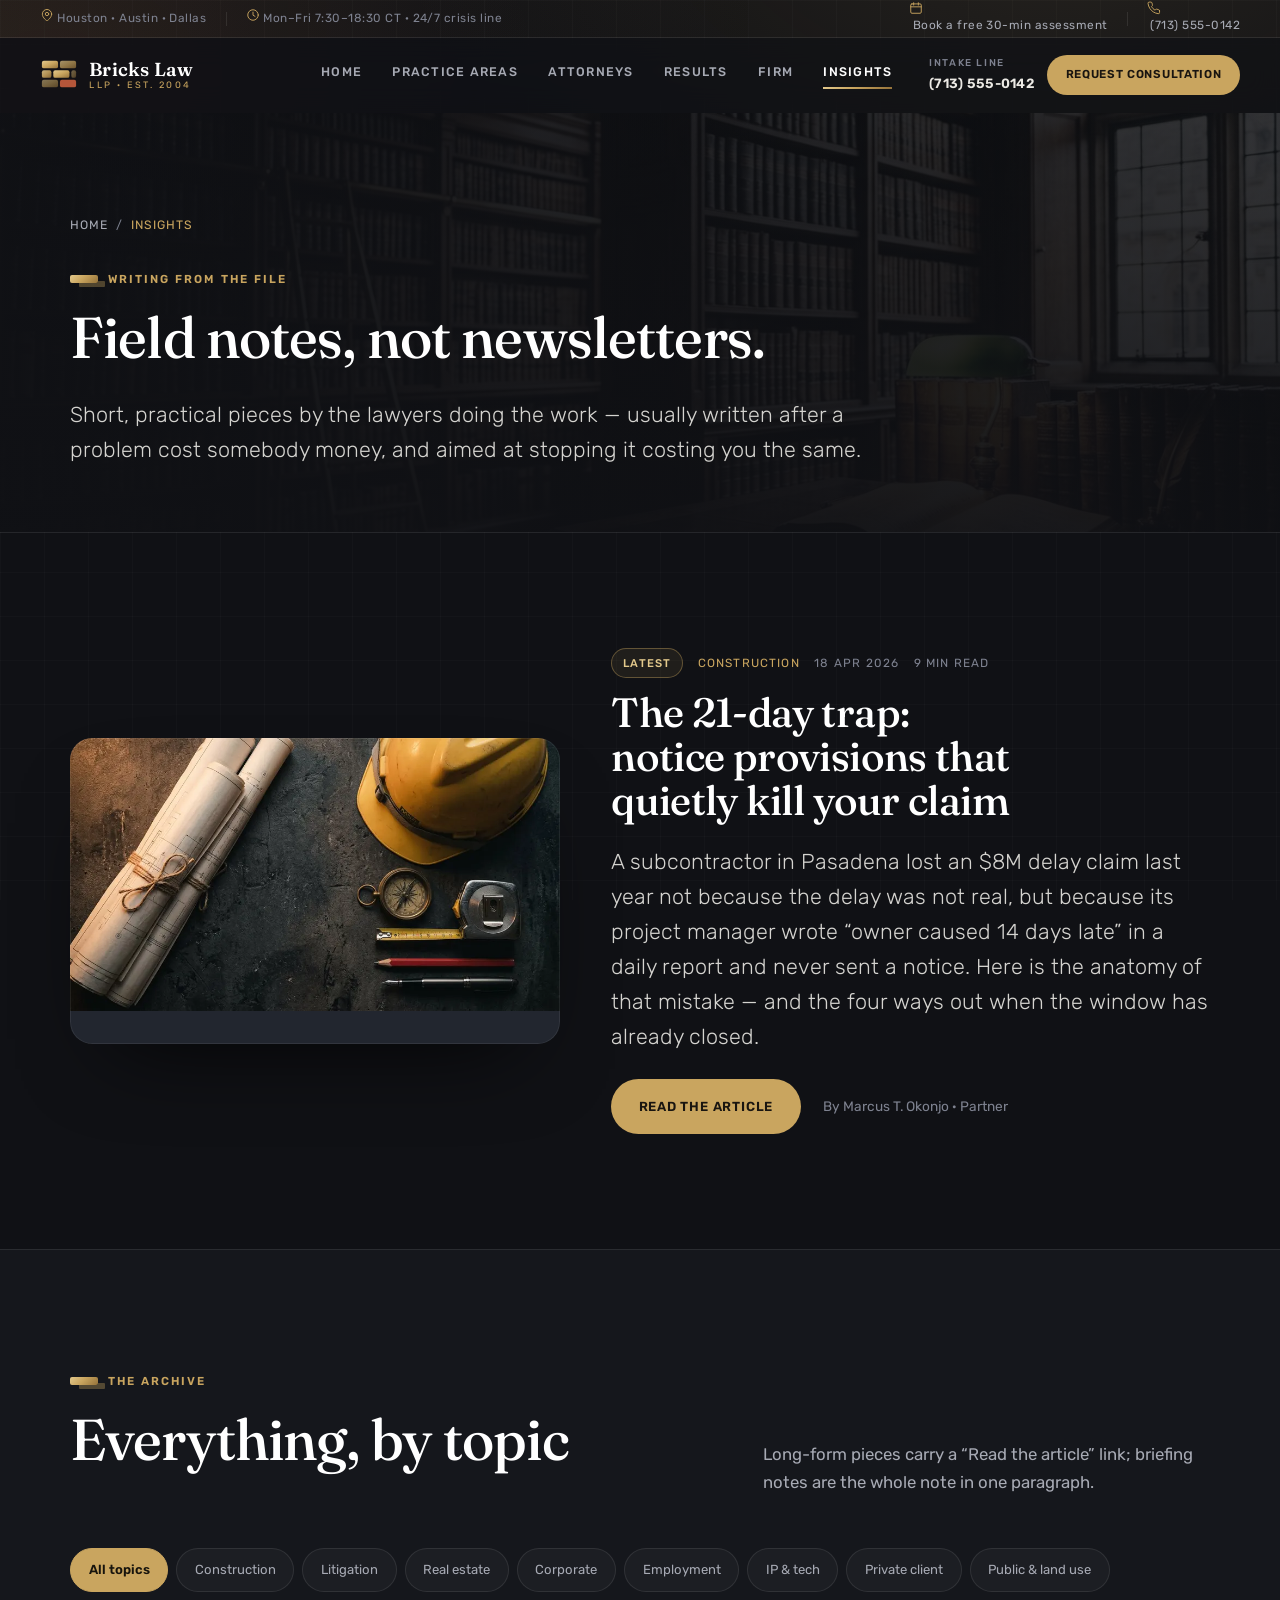
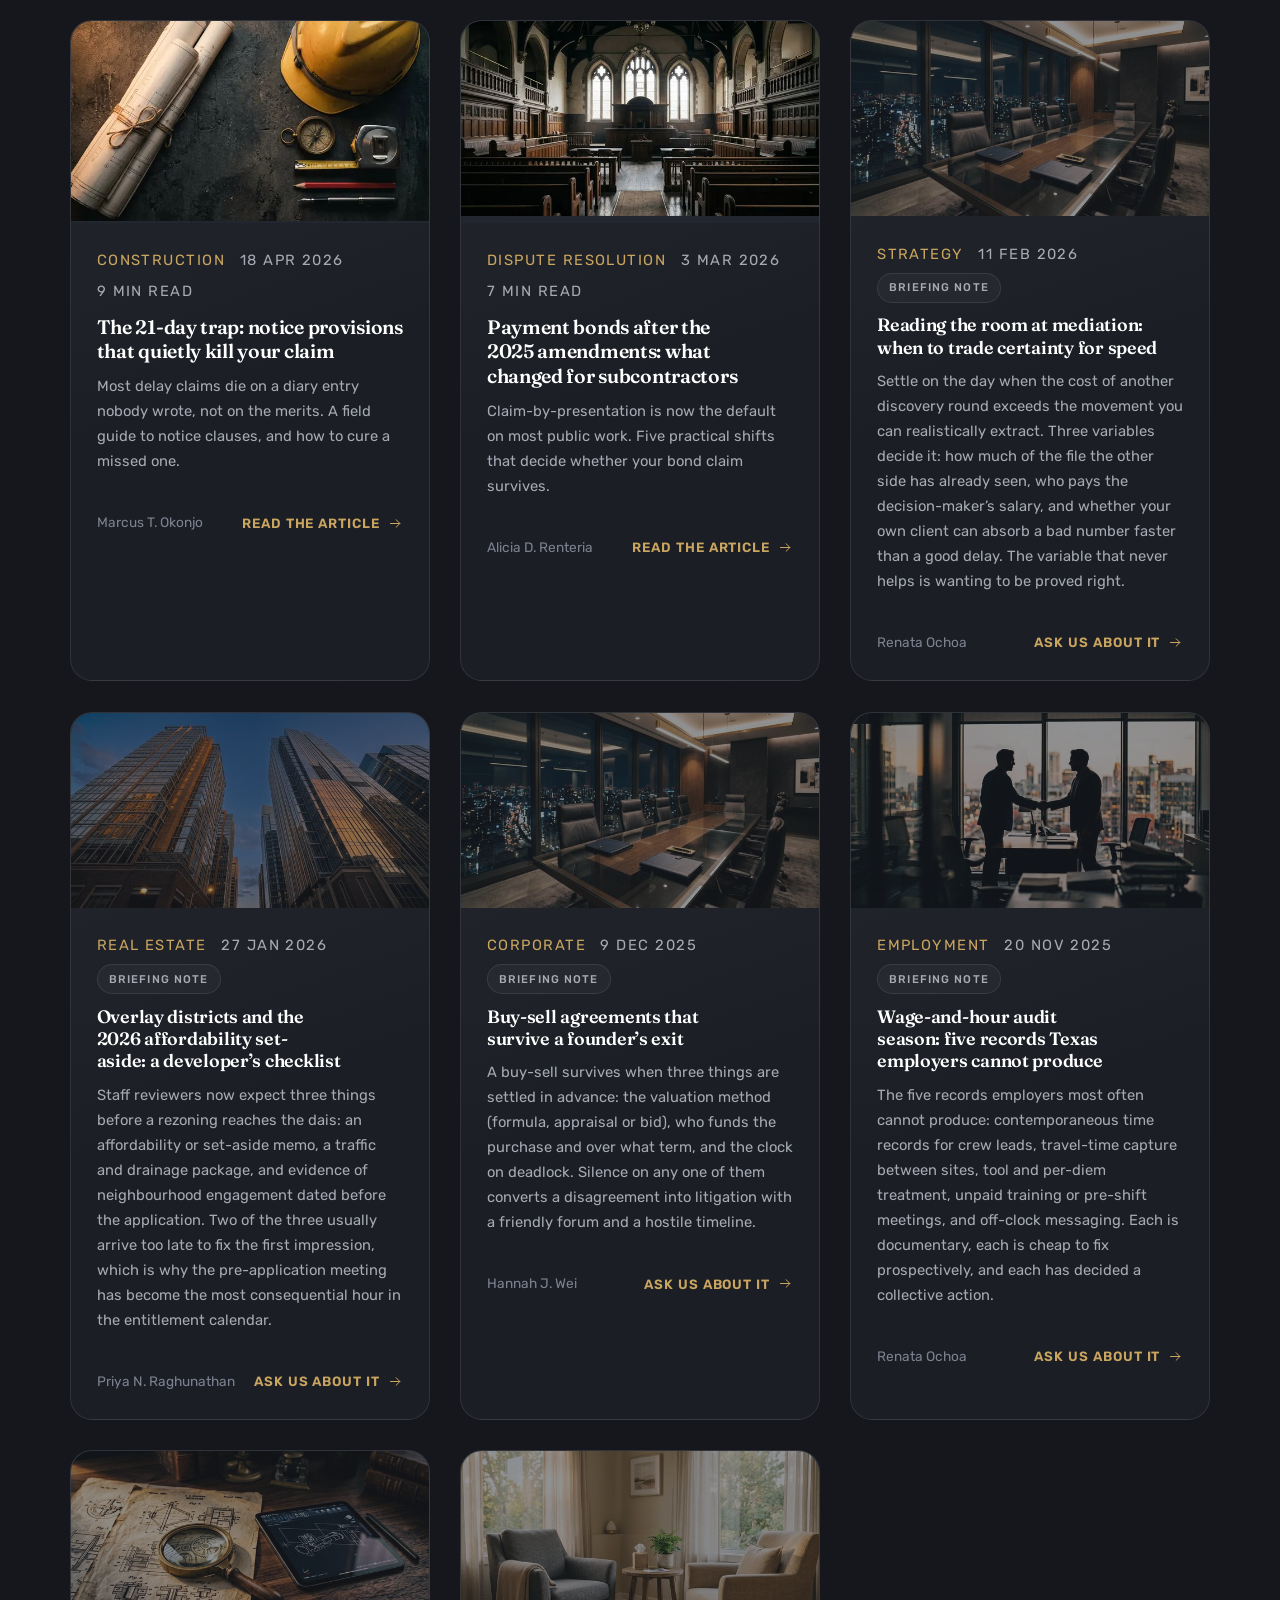
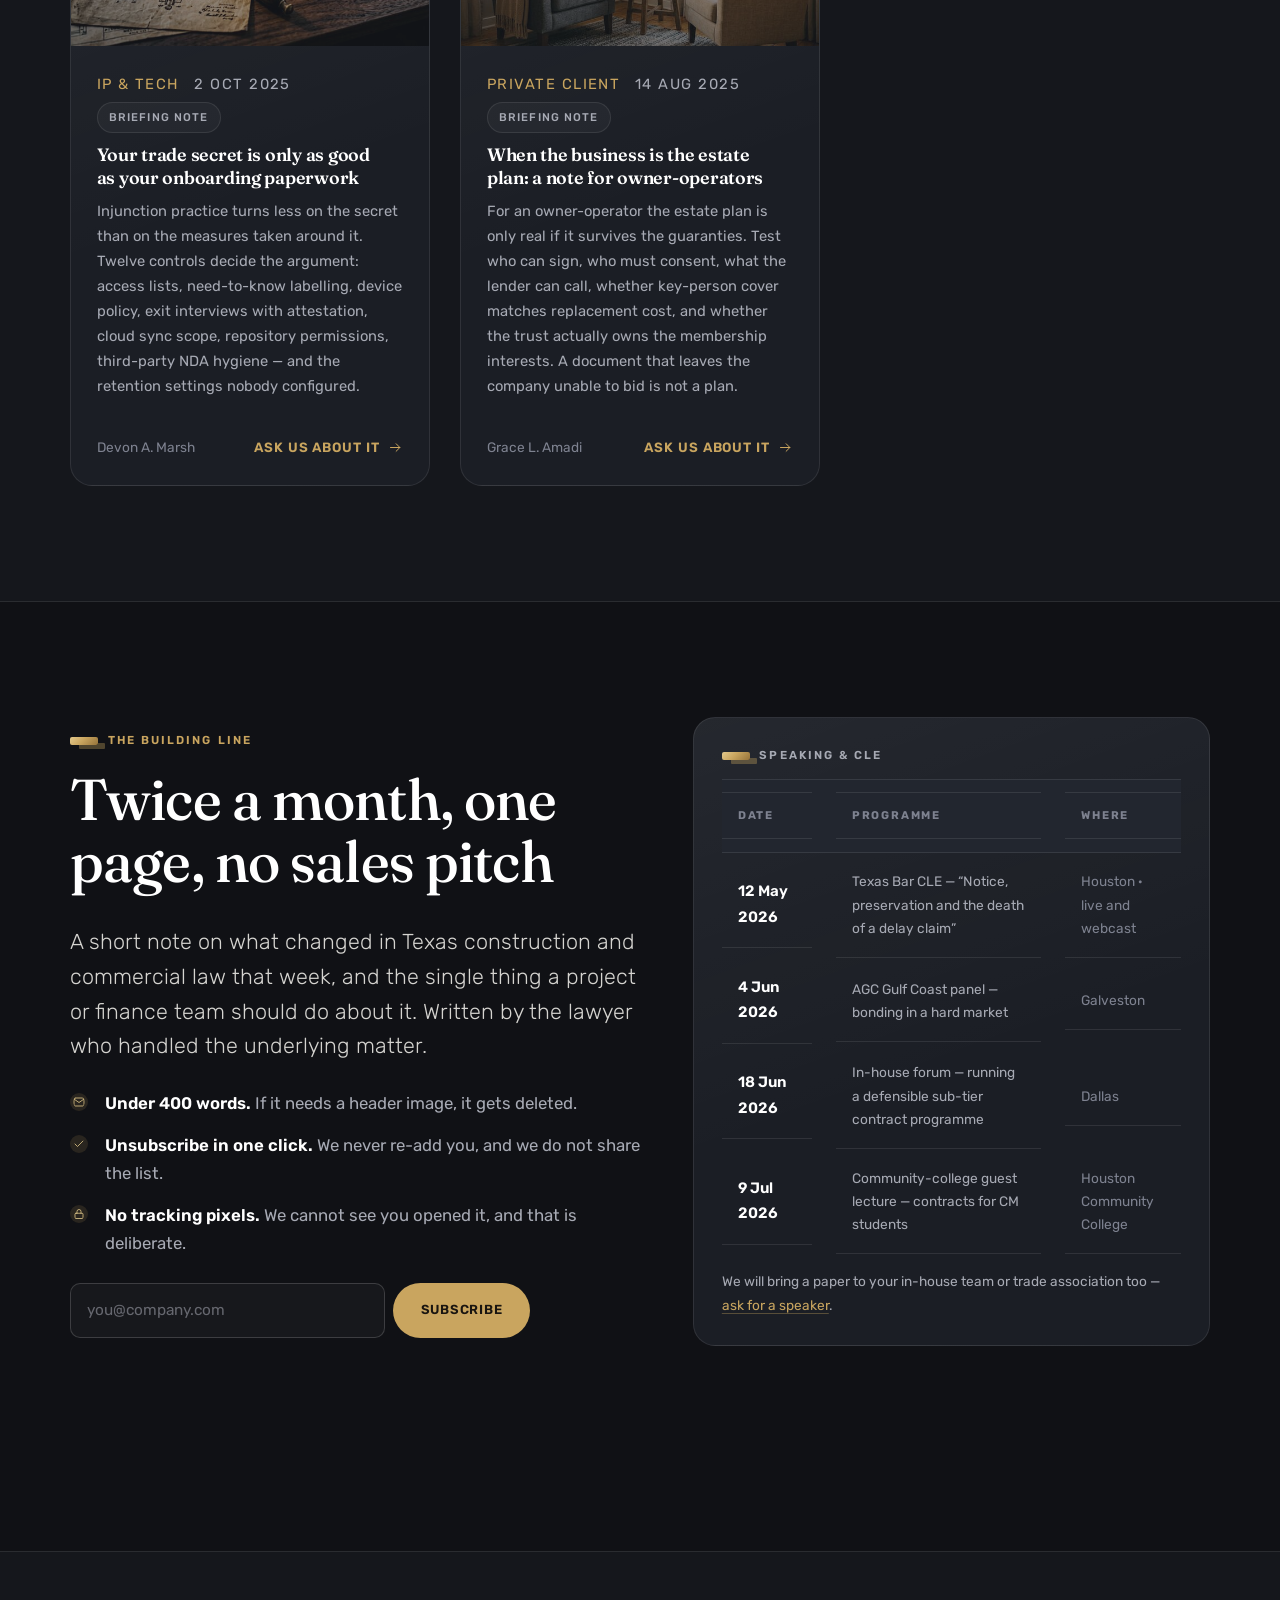
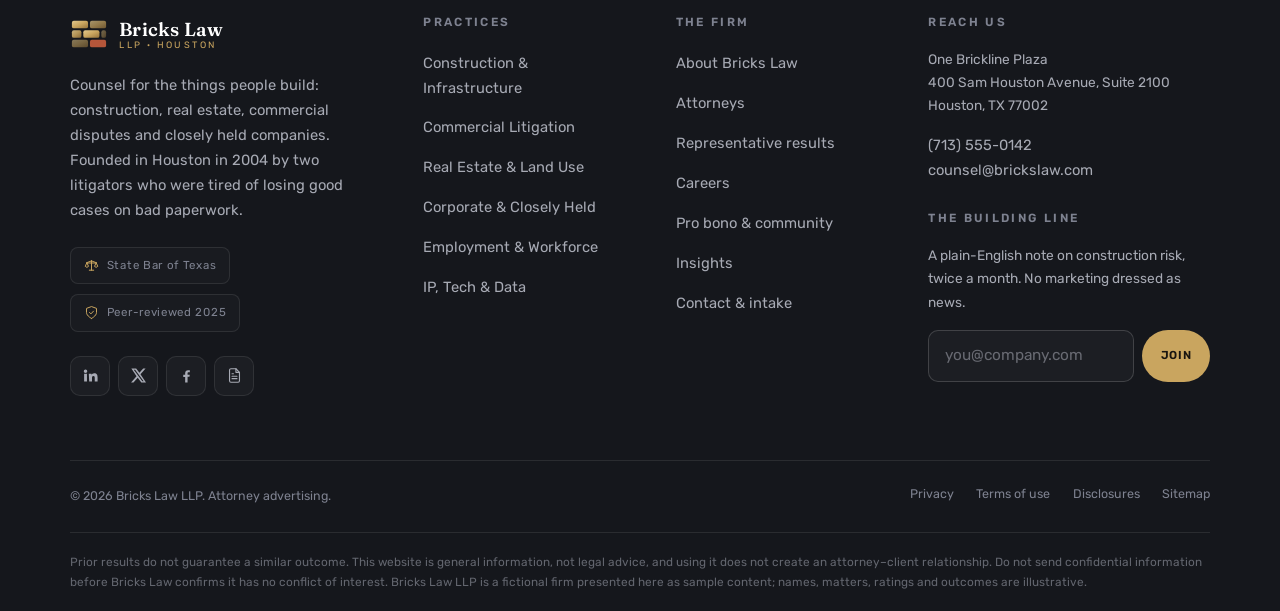
<file: insights.html>
<!doctype html>
<!--
  Bricks Law LLP — sample/demo website content.
  Attorneys, matters, results and ratings on this site are illustrative
  placeholders written to demonstrate the layout. Replace with your firm's
  verified, ethics-compliant copy before publishing (see README.md).
-->
<html lang="en" class="no-js">
<head>
<meta charset="utf-8">
<meta name="viewport" content="width=device-width, initial-scale=1">
<title>Insights — Field Notes | Bricks Law LLP</title>
<meta name="description" content="Short practical notes from Bricks Law LLP on construction notice, payment bonds, mediation strategy, zoning, buy-sells and wage-and-hour risk.">
<meta name="theme-color" content="#101115">
<link rel="canonical" href="https://brickslaw.com/insights.html">
<meta property="og:type" content="website">
<meta property="og:site_name" content="Bricks Law LLP">
<meta property="og:title" content="Insights — Field Notes | Bricks Law LLP">
<meta property="og:description" content="Short practical notes from Bricks Law LLP on construction notice, payment bonds, mediation strategy, zoning, buy-sells and wage-and-hour risk.">
<meta property="og:image" content="https://brickslaw.com/assets/img/og-cover.jpg">
<meta property="og:url" content="https://brickslaw.com/insights.html">
<meta name="twitter:card" content="summary_large_image">
<meta name="twitter:title" content="Insights — Field Notes | Bricks Law LLP">
<meta name="twitter:description" content="Short practical notes from Bricks Law LLP on construction notice, payment bonds, mediation strategy, zoning, buy-sells and wage-and-hour risk.">
<link rel="icon" href="assets/img/favicon.svg" type="image/svg+xml">
<link rel="icon" href="assets/img/favicon-32.png" sizes="32x32">
<link rel="apple-touch-icon" href="assets/img/apple-touch-icon.png">
<link rel="preload" as="image" href="assets/img/about-library-1400.jpg" fetchpriority="high">
<link rel="preconnect" href="https://fonts.googleapis.com"><link rel="preconnect" href="https://fonts.gstatic.com" crossorigin><link rel="stylesheet" href="https://fonts.googleapis.com/css2?family=Fraunces:ital,opsz,wght@0,9..144,300..600;1,9..144,400&family=Rubik:wght@300;400;500;600&display=swap">
<link rel="stylesheet" href="assets/css/style.css">
</head>
<body>
<div class="utility-bar">
  <div class="container container-wide" style="display:flex;align-items:center;gap:1.2rem;width:100%">
    <span class="utility-hide-sm"><svg class="ico" aria-hidden="true"><use href="assets/img/sprite.svg#i-pin"/></svg>&nbsp;Houston · Austin · Dallas</span>
    <span class="utility-hide-sm sep" aria-hidden="true"></span>
    <span class="utility-hide-sm"><svg class="ico" aria-hidden="true"><use href="assets/img/sprite.svg#i-clock"/></svg>&nbsp;Mon–Fri 7:30–18:30 CT · 24/7 crisis line</span>
    <span class="spacer"></span>
    <a href="contact.html#consultation"><svg class="ico" aria-hidden="true"><use href="assets/img/sprite.svg#i-cal"/></svg>&nbsp;Book a free 30-min assessment</a>
    <span class="sep" aria-hidden="true"></span>
    <a href="tel:+17135550142"><svg class="ico" aria-hidden="true"><use href="assets/img/sprite.svg#i-phone"/></svg>&nbsp;(713) 555-0142</a>
  </div>
</div>

<header class="site-header">
  <div class="container container-wide nav-row">
    <a class="brand" href="index.html" aria-label="Bricks Law LLP — home">
      <svg class="brand-mark" viewBox="0 0 40 40" aria-hidden="true">
        <defs>
          <linearGradient id="brassMark" x1="0" y1="0" x2="1" y2="1">
            <stop offset="0" stop-color="#e3c98c"/><stop offset=".5" stop-color="#c9a55f"/><stop offset="1" stop-color="#96733a"/>
          </linearGradient>
        </defs>
        <g fill="url(#brassMark)">
          <rect x="2" y="5" width="17" height="8" rx="2"/>
          <rect x="21" y="5" width="17" height="8" rx="2" opacity=".7"/>
          <rect x="2" y="15" width="10" height="8" rx="2" opacity=".88"/>
          <rect x="14" y="15" width="17" height="8" rx="2"/>
          <rect x="33" y="15" width="5" height="8" rx="2" opacity=".45"/>
          <rect x="2" y="25" width="17" height="8" rx="2" opacity=".55"/>
          <rect x="21" y="25" width="17" height="8" rx="2" fill="#b5563a"/>
        </g>
      </svg>
      <span class="brand-name"><b>Bricks Law</b><span>LLP · Est. 2004</span></span>
    </a>

    <nav class="nav" aria-label="Primary">
      <ul>
        <li><a href="index.html" >Home</a></li>
        <li><a href="practice-areas.html">Practice areas</a></li>
        <li><a href="attorneys.html">Attorneys</a></li>
        <li><a href="results.html">Results</a></li>
        <li><a href="about.html">Firm</a></li>
        <li><a href="insights.html" aria-current="page">Insights</a></li>
      </ul>
    </nav>

    <div class="header-actions">
      <a class="header-phone" href="tel:+17135550142"><span>Intake line</span>(713) 555-0142</a>
      <a class="btn btn-sm" href="contact.html#consultation">Request consultation</a>
      <button class="nav-toggle" type="button" aria-expanded="false" aria-controls="mobile-nav" aria-label="Open menu">
        <i aria-hidden="true"></i><i aria-hidden="true"></i><i aria-hidden="true"></i>
      </button>
    </div>
  </div>
  <div class="scroll-progress" aria-hidden="true"></div>
</header>

<nav class="mobile-nav" id="mobile-nav" aria-label="Mobile">
  <div class="mobile-nav-head">
    <span class="brand" aria-hidden="true">
      <img class="brand-mark" src="assets/img/logo.svg" alt="" width="40" height="40" loading="lazy" decoding="async">
      <span class="brand-name"><b>Bricks Law</b><span>LLP</span></span>
    </span>
    <button class="nav-toggle" type="button" data-nav-close aria-label="Close menu">
      <svg class="ico" aria-hidden="true"><use href="assets/img/sprite.svg#i-close"/></svg>
    </button>
  </div>
  <ul class="nav-list">
    <li><a href="index.html" data-index="01" >Home</a></li>
    <li><a href="practice-areas.html" data-index="02">Practice areas</a></li>
    <li><a href="attorneys.html" data-index="03">Attorneys</a></li>
    <li><a href="results.html" data-index="04">Results</a></li>
    <li><a href="about.html" data-index="05">The firm</a></li>
    <li><a href="insights.html" aria-current="page" data-index="06">Insights</a></li>
    <li><a href="contact.html" data-index="07">Contact</a></li>
  </ul>
  <div class="mobile-nav-cta">
    <a class="btn btn-block" href="contact.html#consultation">Request a consultation</a>
    <a class="btn btn-ghost btn-block" href="tel:+17135550142">Call the intake line</a>
  </div>
  <div class="mobile-nav-contact">
    <p class="small dim" style="margin-bottom:.5rem">One Brickline Plaza, 400 Sam Houston Ave<br>Suite 2100, Houston, TX 77002</p>
    <a href="mailto:counsel@brickslaw.com"><svg class="ico" aria-hidden="true"><use href="assets/img/sprite.svg#i-mail"/></svg> counsel@brickslaw.com</a>
  </div>
</nav>

<main id="main">

  <section class="page-hero">
    <div class="bg" aria-hidden="true">
      <img src="assets/img/about-library-1400.jpg" alt="" width="1400" height="768" fetchpriority="high" decoding="async">
    </div>
    <div class="container">
      <nav class="breadcrumbs" aria-label="Breadcrumb"><ol style="display:flex;flex-wrap:wrap;gap:.5rem;list-style:none;margin:0;padding:0"><li><a href="index.html">Home</a></li><li aria-hidden="true">/</li><li><span aria-current="page">Insights</span></li></ol></nav>
      <p class="eyebrow">Writing from the file</p>
      <h1>Field notes, not newsletters.</h1>
      <p class="lead">Short, practical pieces by the lawyers doing the work — usually written after a problem cost somebody money, and aimed at stopping it costing you the same.</p>
    </div>
  </section>

  <section class="section" aria-labelledby="featured-title">
    <div class="container split split-wide-media">
      <div class="media-frame ratio-1610 brass-frame-offset" data-reveal>
        <picture>
          <source type="image/webp" srcset="assets/img/practice-construction-900.webp 900w, assets/img/practice-construction-1400.webp 1400w" sizes="(min-width: 940px) 52vw, 92vw">
          <img src="assets/img/practice-construction-900.jpg" alt="A change-order log, hard hat and contract on a dark desk" width="1400" height="768" loading="lazy" decoding="async">
        </picture>
      </div>
      <div data-reveal data-reveal-delay="120">
        <h2 id="featured-title" class="visually-hidden">Featured article</h2>
        <p class="post-meta"><span class="tag tag-brass">Latest</span><span class="cat">Construction</span><span>18 Apr 2026</span><span>9 min read</span></p>
        <h2 style="font-size:var(--step-3)">The 21-day trap: notice provisions that quietly kill your claim</h2>
        <p class="lead">A subcontractor in Pasadena lost an $8M delay claim last year not because the delay was not real, but because its project manager wrote “owner caused 14 days late” in a daily report and never sent a notice. Here is the anatomy of that mistake — and the four ways out when the window has already closed.</p>
        <div class="cluster" style="margin-top:1.5rem">
          <a class="btn" href="insight-notice-provisions.html">Read the article</a>
          <span class="small dim">By Marcus T. Okonjo · Partner</span>
        </div>
      </div>
    </div>
  </section>

  <section class="section section-ink" aria-labelledby="library-title">
    <div class="container">
      <div class="section-head">
        <div>
          <p class="eyebrow">The archive</p>
          <h2 id="library-title">Everything, by topic</h2>
        </div>
        <p class="section-note">Long-form pieces carry a “Read the article” link; briefing notes are the whole note in one paragraph.</p>
      </div>
      <div class="tabs" data-filter-group>
        <button class="tab is-active" type="button" data-filter="all" aria-pressed="true">All topics</button>
        <button class="tab" type="button" data-filter="construction" aria-pressed="false">Construction</button>
        <button class="tab" type="button" data-filter="litigation" aria-pressed="false">Litigation</button>
        <button class="tab" type="button" data-filter="realestate" aria-pressed="false">Real estate</button>
        <button class="tab" type="button" data-filter="corporate" aria-pressed="false">Corporate</button>
        <button class="tab" type="button" data-filter="employment" aria-pressed="false">Employment</button>
        <button class="tab" type="button" data-filter="ip" aria-pressed="false">IP &amp; tech</button>
        <button class="tab" type="button" data-filter="family" aria-pressed="false">Private client</button>
        <button class="tab" type="button" data-filter="public" aria-pressed="false">Public &amp; land use</button>
      </div>
      <div class="grid grid-3"><article class="card post-card" id="notice-provisions" data-filter-tags="construction"><a class="thumb" href="insight-notice-provisions.html" aria-label="Read: The 21-day trap: notice provisions that quietly kill your claim"><picture><source type="image/webp" srcset="assets/img/practice-construction-640.webp 640w" sizes="(min-width:940px) 33vw, 92vw"><img src="assets/img/practice-construction-640.jpg" alt="" width="900" height="504" loading="lazy" decoding="async"></picture></a><div class="card-body"><p class="post-meta"><span class="cat">Construction</span><span>18 Apr 2026</span><span>9 min read</span></p><h3><a href="insight-notice-provisions.html" style="color:inherit;text-decoration:none">The 21-day trap: notice provisions that quietly kill your claim</a></h3><p>Most delay claims die on a diary entry nobody wrote, not on the merits. A field guide to notice clauses, and how to cure a missed one.</p><div class="card-foot"><span class="small dim">Marcus T. Okonjo</span><a class="link-arrow" href="insight-notice-provisions.html">Read the article <svg class="ico" aria-hidden="true"><use href="assets/img/sprite.svg#i-arrow-right"/></svg></a></div></div></article><article class="card post-card" id="bonds" data-filter-tags="construction litigation"><a class="thumb" href="insight-payment-bonds.html" aria-label="Read: Payment bonds after the 2025 amendments: what changed for subcontractors"><picture><source type="image/webp" srcset="assets/img/practice-litigation-640.webp 640w" sizes="(min-width:940px) 33vw, 92vw"><img src="assets/img/practice-litigation-640.jpg" alt="" width="900" height="504" loading="lazy" decoding="async"></picture></a><div class="card-body"><p class="post-meta"><span class="cat">Dispute resolution</span><span>3 Mar 2026</span><span>7 min read</span></p><h3><a href="insight-payment-bonds.html" style="color:inherit;text-decoration:none">Payment bonds after the 2025 amendments: what changed for subcontractors</a></h3><p>Claim-by-presentation is now the default on most public work. Five practical shifts that decide whether your bond claim survives.</p><div class="card-foot"><span class="small dim">Alicia D. Renteria</span><a class="link-arrow" href="insight-payment-bonds.html">Read the article <svg class="ico" aria-hidden="true"><use href="assets/img/sprite.svg#i-arrow-right"/></svg></a></div></div></article><article class="card post-card" id="mediation" data-filter-tags="litigation"><div class="thumb" style="aspect-ratio:auto"><img src="assets/img/practice-corporate-640.jpg" alt="" width="900" height="504" loading="lazy" decoding="async" style="height:auto;opacity:.5"></div><div class="card-body"><p class="post-meta"><span class="cat">Strategy</span><span>11 Feb 2026</span><span class="tag">Briefing note</span></p><h3 style="font-size:1.12rem">Reading the room at mediation: when to trade certainty for speed</h3><p class="small">Settle on the day when the cost of another discovery round exceeds the movement you can realistically extract. Three variables decide it: how much of the file the other side has already seen, who pays the decision-maker’s salary, and whether your own client can absorb a bad number faster than a good delay. The variable that never helps is wanting to be proved right.</p><div class="card-foot"><span class="small dim">Renata Ochoa</span><a class="link-arrow" href="contact.html#consultation">Ask us about it <svg class="ico" aria-hidden="true"><use href="assets/img/sprite.svg#i-arrow-right"/></svg></a></div></div></article><article class="card post-card" id="zoning" data-filter-tags="realestate public"><div class="thumb" style="aspect-ratio:auto"><img src="assets/img/practice-realestate-640.jpg" alt="" width="900" height="504" loading="lazy" decoding="async" style="height:auto;opacity:.5"></div><div class="card-body"><p class="post-meta"><span class="cat">Real estate</span><span>27 Jan 2026</span><span class="tag">Briefing note</span></p><h3 style="font-size:1.12rem">Overlay districts and the 2026 affordability set-aside: a developer’s checklist</h3><p class="small">Staff reviewers now expect three things before a rezoning reaches the dais: an affordability or set-aside memo, a traffic and drainage package, and evidence of neighbourhood engagement dated before the application. Two of the three usually arrive too late to fix the first impression, which is why the pre-application meeting has become the most consequential hour in the entitlement calendar.</p><div class="card-foot"><span class="small dim">Priya N. Raghunathan</span><a class="link-arrow" href="contact.html#consultation">Ask us about it <svg class="ico" aria-hidden="true"><use href="assets/img/sprite.svg#i-arrow-right"/></svg></a></div></div></article><article class="card post-card" id="buy-sell" data-filter-tags="corporate"><div class="thumb" style="aspect-ratio:auto"><img src="assets/img/practice-corporate-640.jpg" alt="" width="900" height="504" loading="lazy" decoding="async" style="height:auto;opacity:.5"></div><div class="card-body"><p class="post-meta"><span class="cat">Corporate</span><span>9 Dec 2025</span><span class="tag">Briefing note</span></p><h3 style="font-size:1.12rem">Buy-sell agreements that survive a founder’s exit</h3><p class="small">A buy-sell survives when three things are settled in advance: the valuation method (formula, appraisal or bid), who funds the purchase and over what term, and the clock on deadlock. Silence on any one of them converts a disagreement into litigation with a friendly forum and a hostile timeline.</p><div class="card-foot"><span class="small dim">Hannah J. Wei</span><a class="link-arrow" href="contact.html#consultation">Ask us about it <svg class="ico" aria-hidden="true"><use href="assets/img/sprite.svg#i-arrow-right"/></svg></a></div></div></article><article class="card post-card" id="wage-audit" data-filter-tags="employment"><div class="thumb" style="aspect-ratio:auto"><img src="assets/img/practice-employment-640.jpg" alt="" width="900" height="504" loading="lazy" decoding="async" style="height:auto;opacity:.5"></div><div class="card-body"><p class="post-meta"><span class="cat">Employment</span><span>20 Nov 2025</span><span class="tag">Briefing note</span></p><h3 style="font-size:1.12rem">Wage-and-hour audit season: five records Texas employers cannot produce</h3><p class="small">The five records employers most often cannot produce: contemporaneous time records for crew leads, travel-time capture between sites, tool and per-diem treatment, unpaid training or pre-shift meetings, and off-clock messaging. Each is documentary, each is cheap to fix prospectively, and each has decided a collective action.</p><div class="card-foot"><span class="small dim">Renata Ochoa</span><a class="link-arrow" href="contact.html#consultation">Ask us about it <svg class="ico" aria-hidden="true"><use href="assets/img/sprite.svg#i-arrow-right"/></svg></a></div></div></article><article class="card post-card" id="trade-secrets" data-filter-tags="ip"><div class="thumb" style="aspect-ratio:auto"><img src="assets/img/practice-ip-640.jpg" alt="" width="900" height="504" loading="lazy" decoding="async" style="height:auto;opacity:.5"></div><div class="card-body"><p class="post-meta"><span class="cat">IP &amp; Tech</span><span>2 Oct 2025</span><span class="tag">Briefing note</span></p><h3 style="font-size:1.12rem">Your trade secret is only as good as your onboarding paperwork</h3><p class="small">Injunction practice turns less on the secret than on the measures taken around it. Twelve controls decide the argument: access lists, need-to-know labelling, device policy, exit interviews with attestation, cloud sync scope, repository permissions, third-party NDA hygiene — and the retention settings nobody configured.</p><div class="card-foot"><span class="small dim">Devon A. Marsh</span><a class="link-arrow" href="contact.html#consultation">Ask us about it <svg class="ico" aria-hidden="true"><use href="assets/img/sprite.svg#i-arrow-right"/></svg></a></div></div></article><article class="card post-card" id="estate-plan" data-filter-tags="family corporate"><div class="thumb" style="aspect-ratio:auto"><img src="assets/img/practice-family-640.jpg" alt="" width="900" height="504" loading="lazy" decoding="async" style="height:auto;opacity:.5"></div><div class="card-body"><p class="post-meta"><span class="cat">Private client</span><span>14 Aug 2025</span><span class="tag">Briefing note</span></p><h3 style="font-size:1.12rem">When the business is the estate plan: a note for owner-operators</h3><p class="small">For an owner-operator the estate plan is only real if it survives the guaranties. Test who can sign, who must consent, what the lender can call, whether key-person cover matches replacement cost, and whether the trust actually owns the membership interests. A document that leaves the company unable to bid is not a plan.</p><div class="card-foot"><span class="small dim">Grace L. Amadi</span><a class="link-arrow" href="contact.html#consultation">Ask us about it <svg class="ico" aria-hidden="true"><use href="assets/img/sprite.svg#i-arrow-right"/></svg></a></div></div></article></div>
    </div>
  </section>

  <section class="section" aria-labelledby="line-title">
    <div class="container split">
      <div data-reveal>
        <p class="eyebrow">The Building Line</p>
        <h2 id="line-title">Twice a month, one page, no sales pitch</h2>
        <p class="lead">A short note on what changed in Texas construction and commercial law that week, and the single thing a project or finance team should do about it. Written by the lawyer who handled the underlying matter.</p>
        <ul class="check-list" style="margin-top:1.4rem">
          <li><svg class="ico" aria-hidden="true"><use href="assets/img/sprite.svg#i-mail"/></svg><span><b>Under 400 words.</b> If it needs a header image, it gets deleted.</span></li>
          <li><svg class="ico" aria-hidden="true"><use href="assets/img/sprite.svg#i-check"/></svg><span><b>Unsubscribe in one click.</b> We never re-add you, and we do not share the list.</span></li>
          <li><svg class="ico" aria-hidden="true"><use href="assets/img/sprite.svg#i-lock"/></svg><span><b>No tracking pixels.</b> We cannot see you opened it, and that is deliberate.</span></li>
        </ul>
        <form class="newsletter" data-validate novalidate style="margin-top:1.6rem;max-width:460px">
          <label class="visually-hidden" for="line-email">Email address</label>
          <input class="input" id="line-email" name="email" type="email" required autocomplete="email" placeholder="you@company.com">
          <button class="btn" type="submit">Subscribe</button>
          <div class="form-status small" data-form-status role="status" aria-live="polite" style="width:100%"></div>
        </form>
      </div>
      <div data-reveal data-reveal-delay="120">
        <div class="card" style="padding:clamp(1.3rem,2.2vw,1.75rem)">
          <p class="eyebrow" style="margin-bottom:.8rem">Speaking &amp; CLE</p>
          <table class="data-table" style="--cols:.7fr 1.6fr .9fr">
            <caption class="visually-hidden">Upcoming events</caption>
            <thead><tr class="tbl-head" style="padding-left:0;padding-right:0"><th scope="col">Date</th><th scope="col">Programme</th><th scope="col">Where</th></tr></thead>
            <tbody><tr><td class="matter"><b>12 May 2026</b></td><td class="small muted">Texas Bar CLE — “Notice, preservation and the death of a delay claim”</td><td class="small dim">Houston · live and webcast</td></tr><tr><td class="matter"><b>4 Jun 2026</b></td><td class="small muted">AGC Gulf Coast panel — bonding in a hard market</td><td class="small dim">Galveston</td></tr><tr><td class="matter"><b>18 Jun 2026</b></td><td class="small muted">In-house forum — running a defensible sub-tier contract programme</td><td class="small dim">Dallas</td></tr><tr><td class="matter"><b>9 Jul 2026</b></td><td class="small muted">Community-college guest lecture — contracts for CM students</td><td class="small dim">Houston Community College</td></tr></tbody>
          </table>
          <p class="small dim" style="margin:1rem 0 0">We will bring a paper to your in-house team or trade association too — <a href="contact.html#consultation">ask for a speaker</a>.</p>
        </div>
      </div>
    </div>
  </section>

</main>

<!-- ============================== FOOTER ============================== -->
<footer class="site-footer">
  <div class="container">
    <div class="footer-top">
      <div class="footer-brand">
        <a class="brand" href="index.html" style="margin-bottom:1.2rem">
          <img class="brand-mark" src="assets/img/logo.svg" alt="" width="40" height="40" loading="lazy" decoding="async">
          <span class="brand-name"><b>Bricks Law</b><span>LLP · Houston</span></span>
        </a>
        <p>Counsel for the things people build: construction, real estate, commercial disputes and closely held companies. Founded in Houston in 2004 by two litigators who were tired of losing good cases on bad paperwork.</p>
        <div class="footer-badges">
          <span class="badge-org"><svg class="ico" aria-hidden="true"><use href="assets/img/sprite.svg#i-scale"/></svg> State Bar of Texas</span>
          <span class="badge-org"><svg class="ico" aria-hidden="true"><use href="assets/img/sprite.svg#i-shield"/></svg> Peer-reviewed 2025</span>
        </div>
        <div class="social">
          <a href="https://www.linkedin.com/" rel="noopener nofollow" aria-label="Bricks Law on LinkedIn"><svg class="ico" aria-hidden="true"><use href="assets/img/sprite.svg#i-linkedin"/></svg></a>
          <a href="https://x.com/" rel="noopener nofollow" aria-label="Bricks Law on X"><svg class="ico" aria-hidden="true"><use href="assets/img/sprite.svg#i-x"/></svg></a>
          <a href="https://www.facebook.com/" rel="noopener nofollow" aria-label="Bricks Law on Facebook"><svg class="ico" aria-hidden="true"><use href="assets/img/sprite.svg#i-facebook"/></svg></a>
          <a href="insights.html" aria-label="RSS feed of firm insights"><svg class="ico" aria-hidden="true"><use href="assets/img/sprite.svg#i-file"/></svg></a>
        </div>
      </div>

      <div class="footer-col">
        <h2>Practices</h2>
        <ul>
          <li><a href="practice-areas.html#construction">Construction &amp; Infrastructure</a></li>
          <li><a href="practice-areas.html#litigation">Commercial Litigation</a></li>
          <li><a href="practice-areas.html#real-estate">Real Estate &amp; Land Use</a></li>
          <li><a href="practice-areas.html#corporate">Corporate &amp; Closely Held</a></li>
          <li><a href="practice-areas.html#employment">Employment &amp; Workforce</a></li>
          <li><a href="practice-areas.html#ip">IP, Tech &amp; Data</a></li>
        </ul>
      </div>

      <div class="footer-col">
        <h2>The firm</h2>
        <ul>
          <li><a href="about.html">About Bricks Law</a></li>
          <li><a href="attorneys.html">Attorneys</a></li>
          <li><a href="results.html">Representative results</a></li>
          <li><a href="about.html#careers">Careers</a></li>
          <li><a href="about.html#pro-bono">Pro bono &amp; community</a></li>
          <li><a href="insights.html">Insights</a></li>
          <li><a href="contact.html">Contact &amp; intake</a></li>
        </ul>
      </div>

      <div class="footer-col">
        <h2>Reach us</h2>
        <p class="small muted">One Brickline Plaza<br>400 Sam Houston Avenue, Suite 2100<br>Houston, TX 77002</p>
        <p class="small"><a href="tel:+17135550142">(713) 555-0142</a><br><a href="mailto:counsel@brickslaw.com">counsel@brickslaw.com</a></p>
        <h2 style="margin-top:1.8rem">The Building Line</h2>
        <p class="small muted">A plain-English note on construction risk, twice a month. No marketing dressed as news.</p>
        <form class="newsletter" data-validate novalidate>
          <label class="visually-hidden" for="nl-email">Email address</label>
          <input class="input" id="nl-email" name="email" type="email" placeholder="you@company.com" required autocomplete="email">
          <button class="btn btn-sm" type="submit">Join</button>
          <div class="form-status small" data-form-status role="status" aria-live="polite" style="width:100%"></div>
        </form>
      </div>
    </div>

    <div class="footer-bottom">
      <p style="margin:0">© <span data-year>2026</span> Bricks Law LLP. Attorney advertising.</p>
      <nav aria-label="Legal">
        <ul>
          <li><a href="about.html#privacy">Privacy</a></li>
          <li><a href="about.html#terms">Terms of use</a></li>
          <li><a href="about.html#disclosures">Disclosures</a></li>
          <li><a href="sitemap.html">Sitemap</a></li>
        </ul>
      </nav>
    </div>
    <p class="footer-legal">
      Prior results do not guarantee a similar outcome. This website is general information, not legal advice, and using it does not create an
      attorney–client relationship. Do not send confidential information before Bricks Law confirms it has no conflict of interest.
      Bricks Law LLP is a fictional firm presented here as sample content; names, matters, ratings and outcomes are illustrative.
    </p>
  </div>
</footer>

<div class="mobile-callbar" aria-label="Quick contact">
  <a href="tel:+17135550142"><svg class="ico" aria-hidden="true"><use href="assets/img/sprite.svg#i-phone"/></svg> Call now</a>
  <a class="primary" href="contact.html#consultation"><svg class="ico" aria-hidden="true"><use href="assets/img/sprite.svg#i-mail"/></svg> Request help</a>
</div>

<button class="to-top" type="button" aria-label="Back to top"><svg class="ico" style="width:18px;height:18px" aria-hidden="true"><use href="assets/img/sprite.svg#i-arrow-up"/></svg></button>

<script src="assets/js/site.js" defer></script>
</body>
</html>
</file>
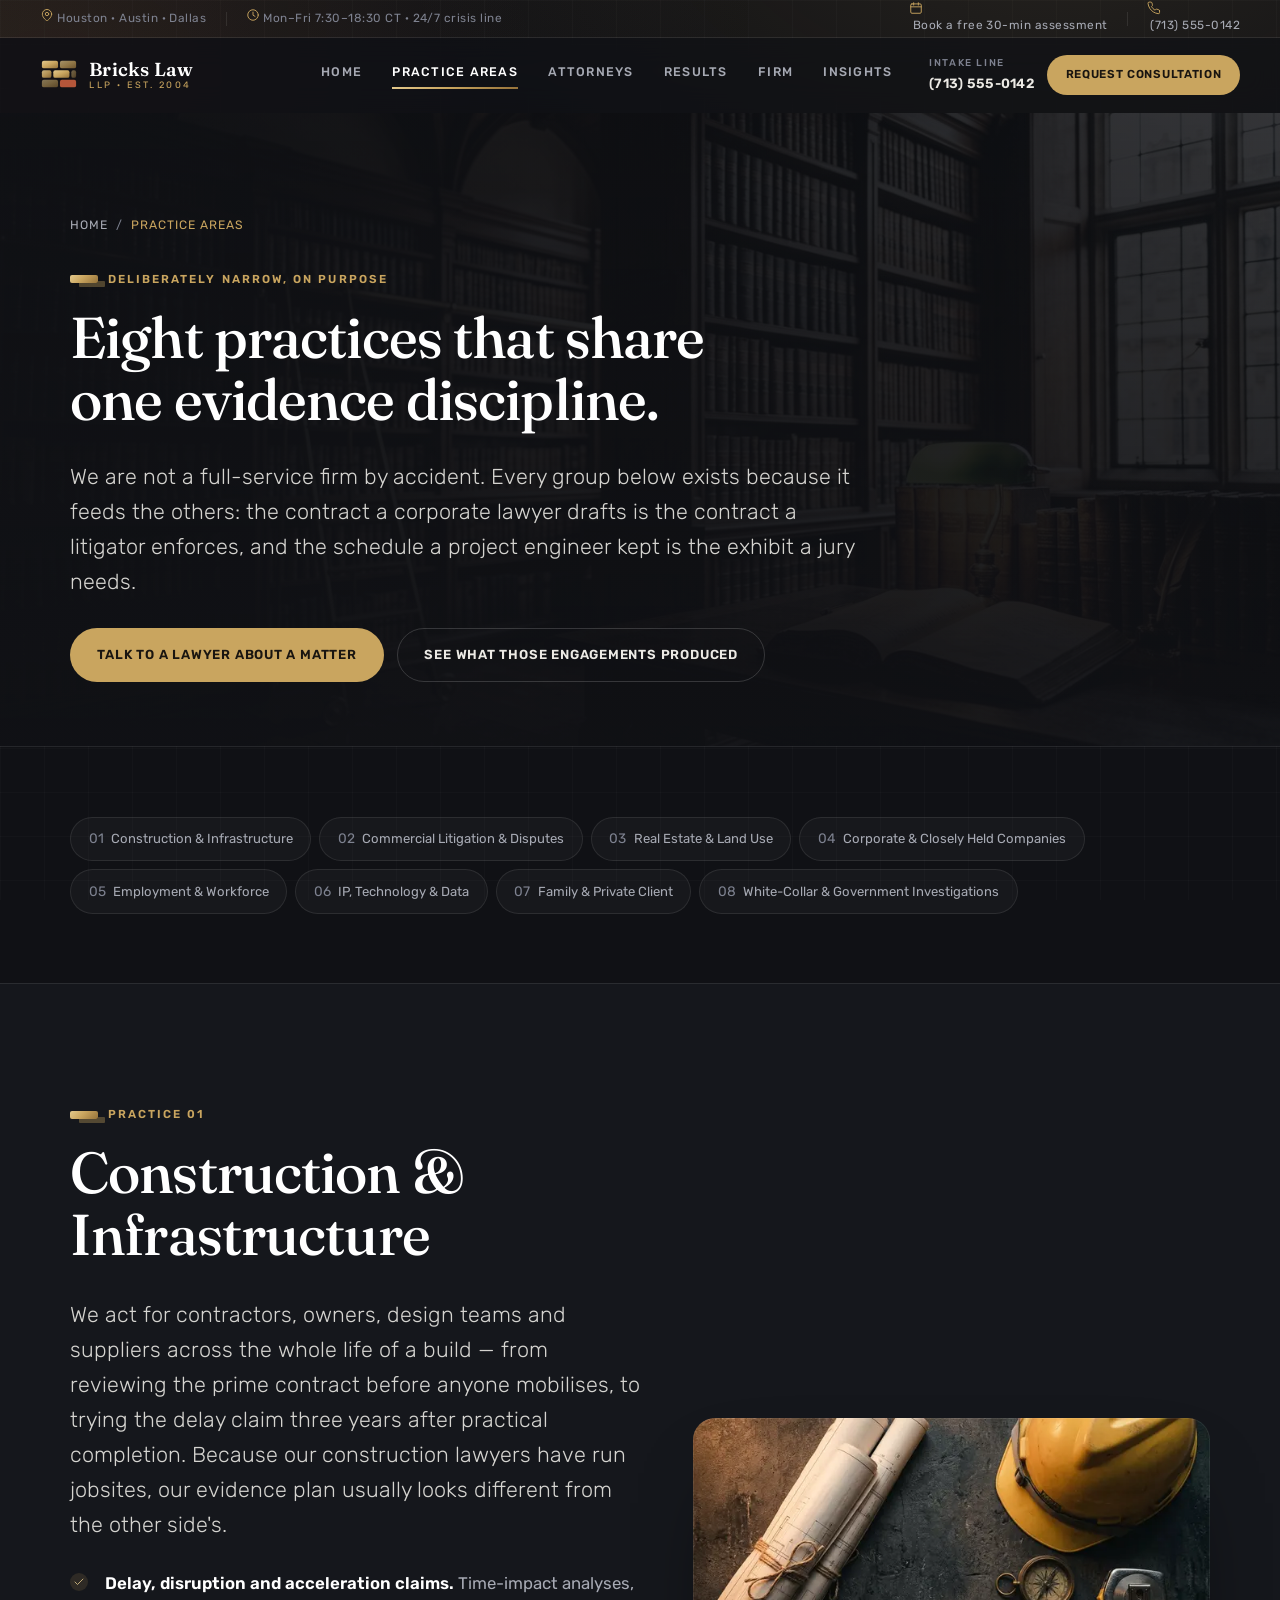
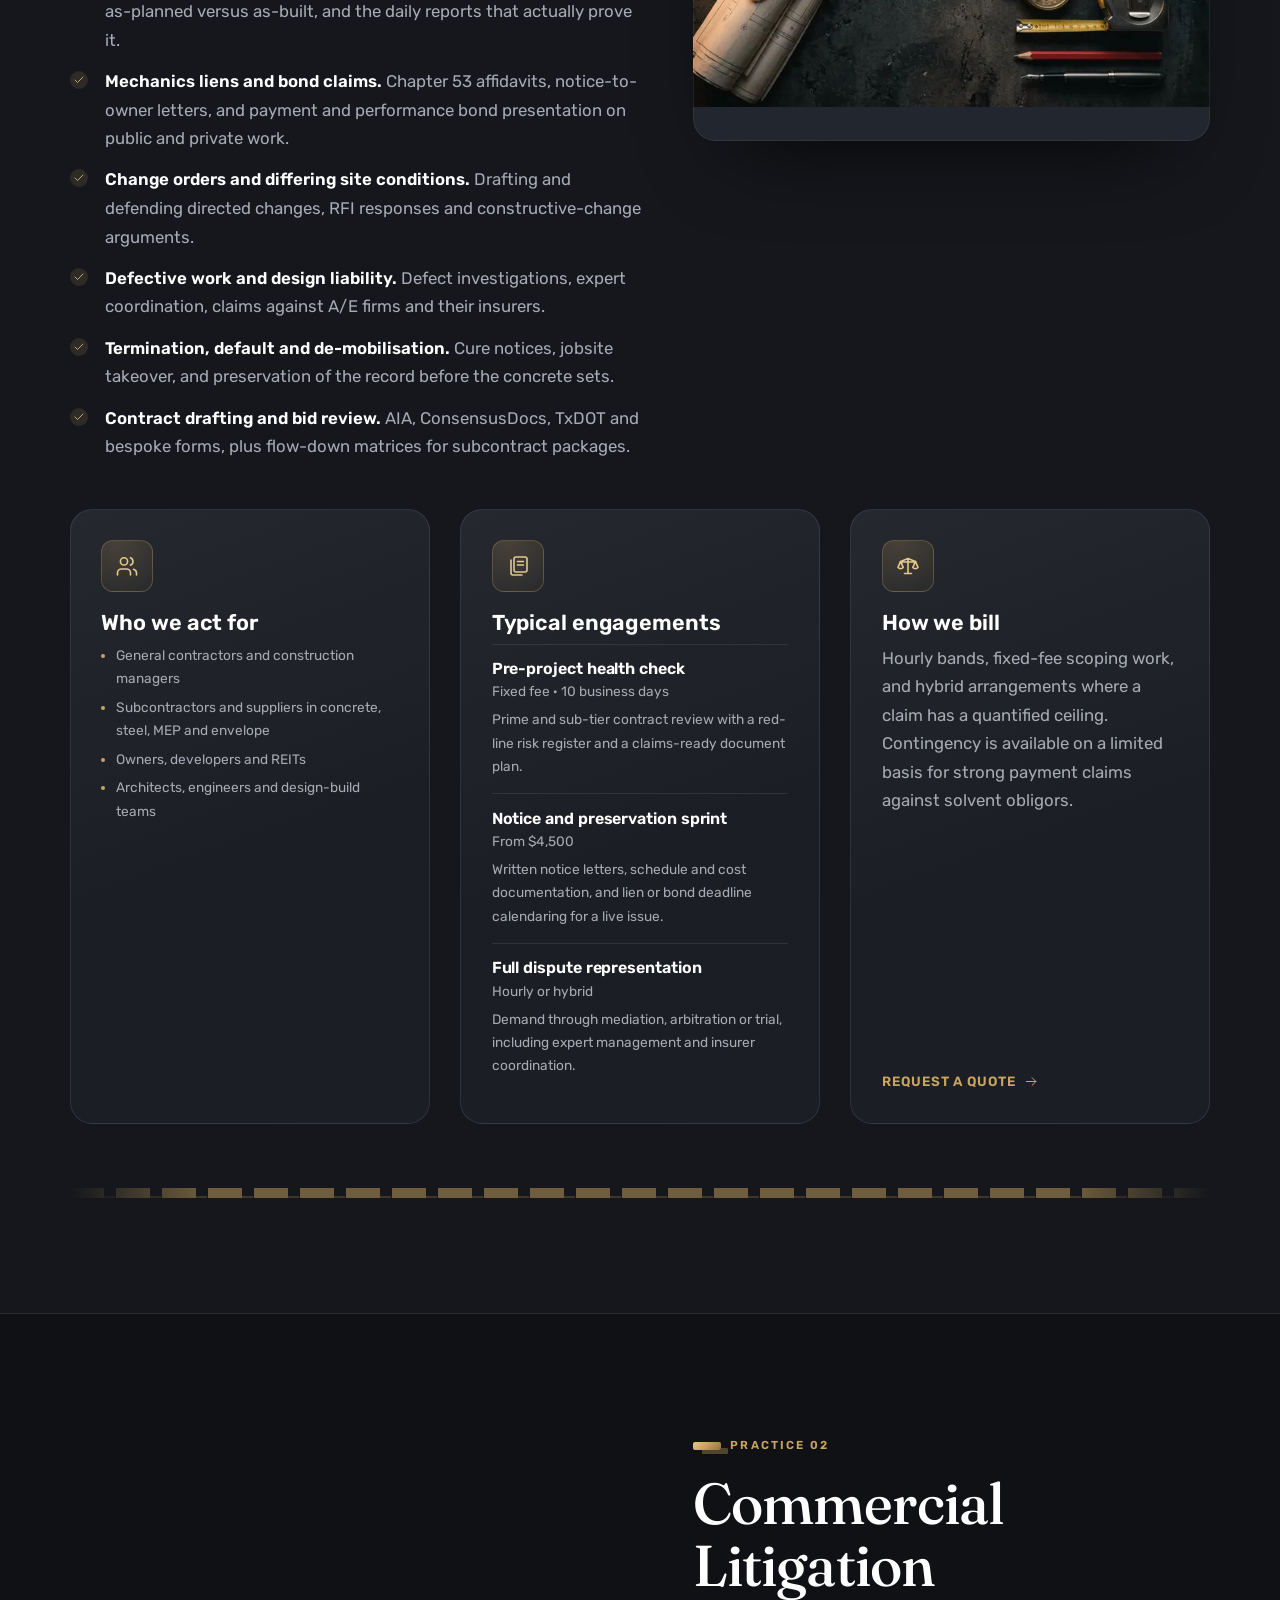
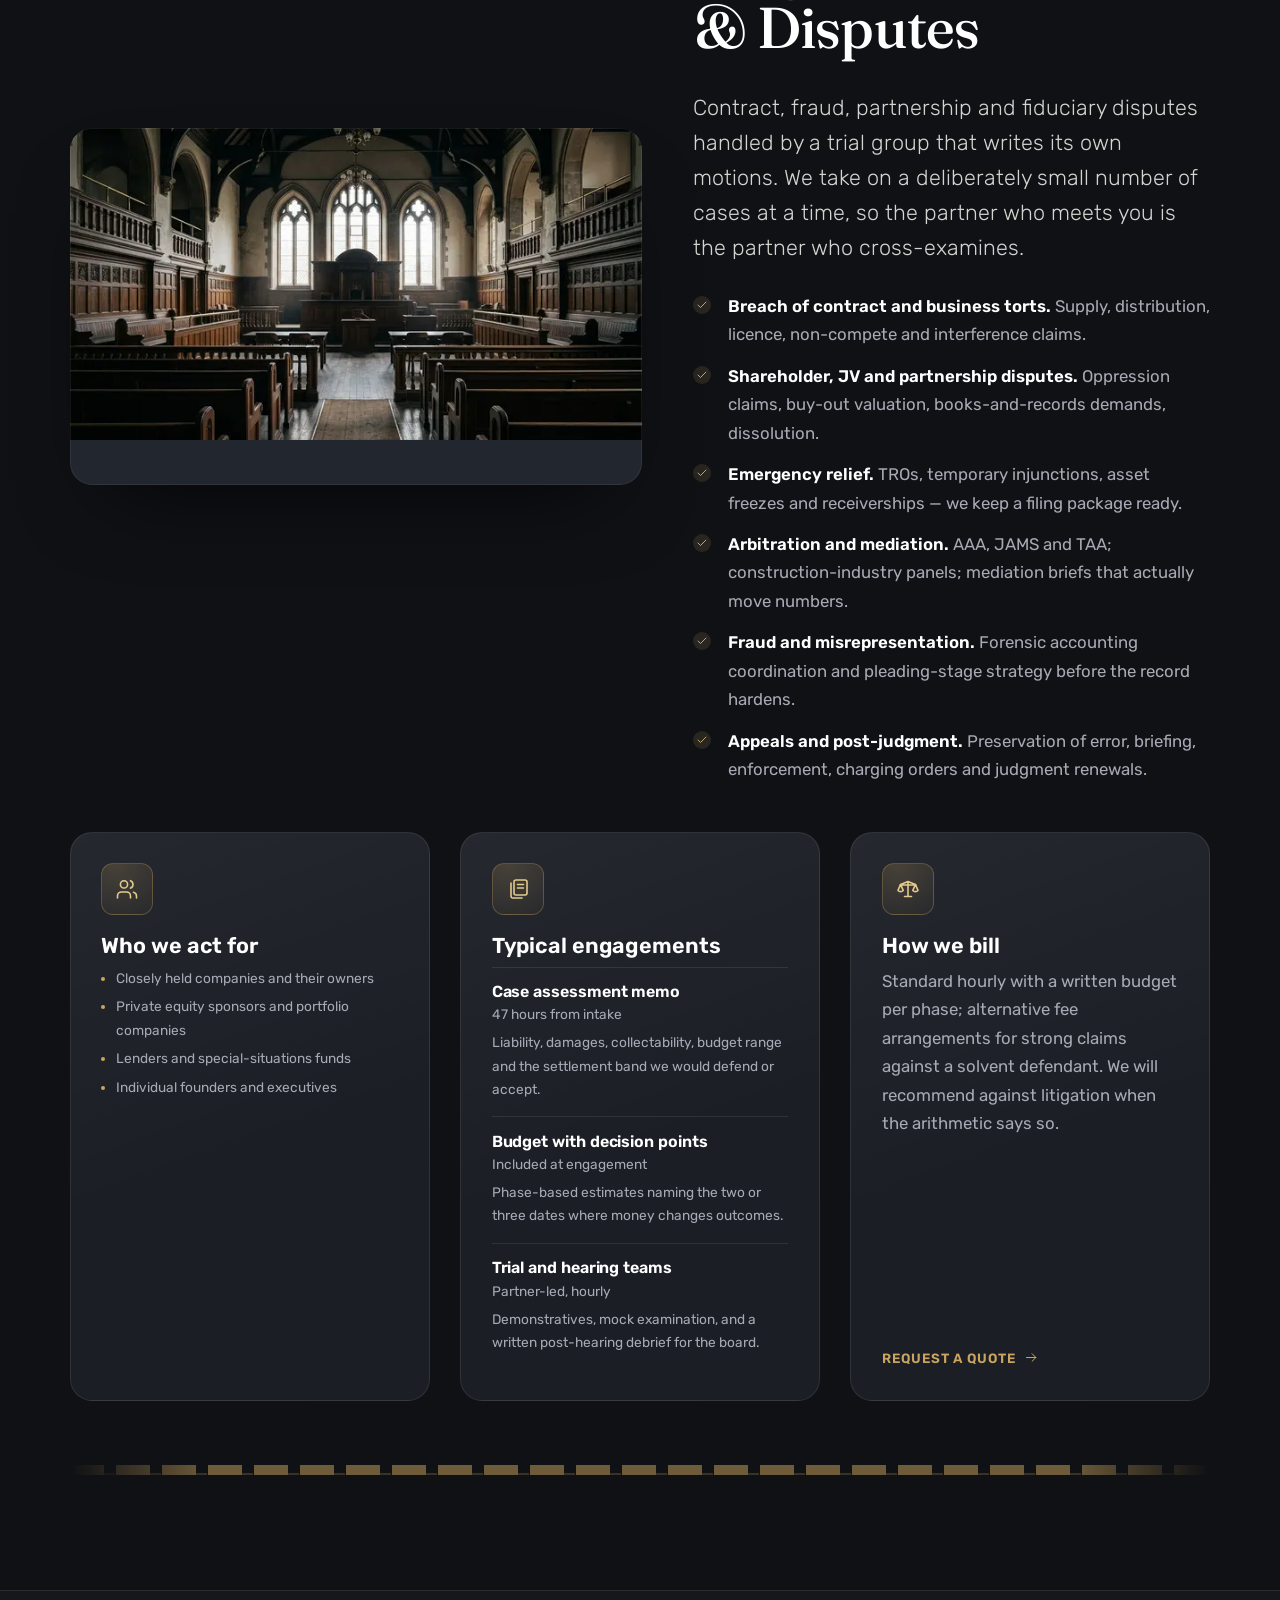
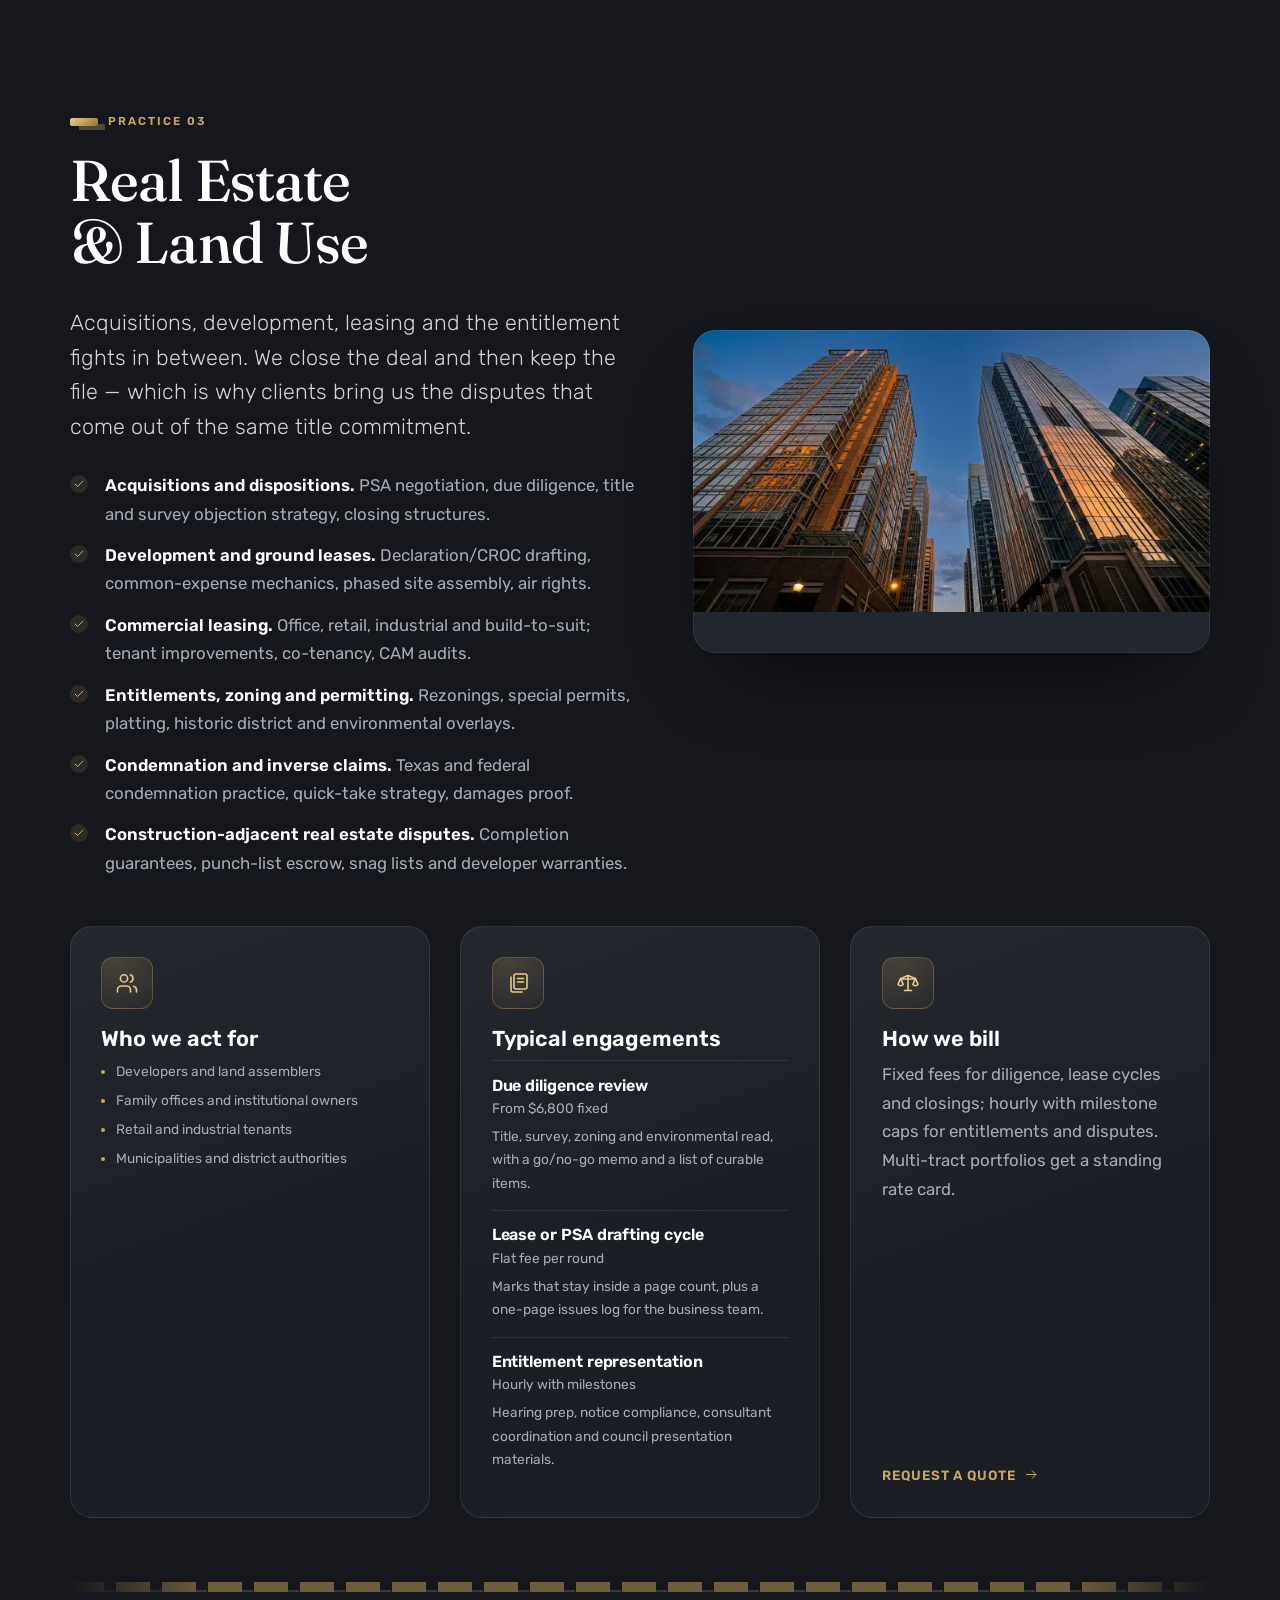
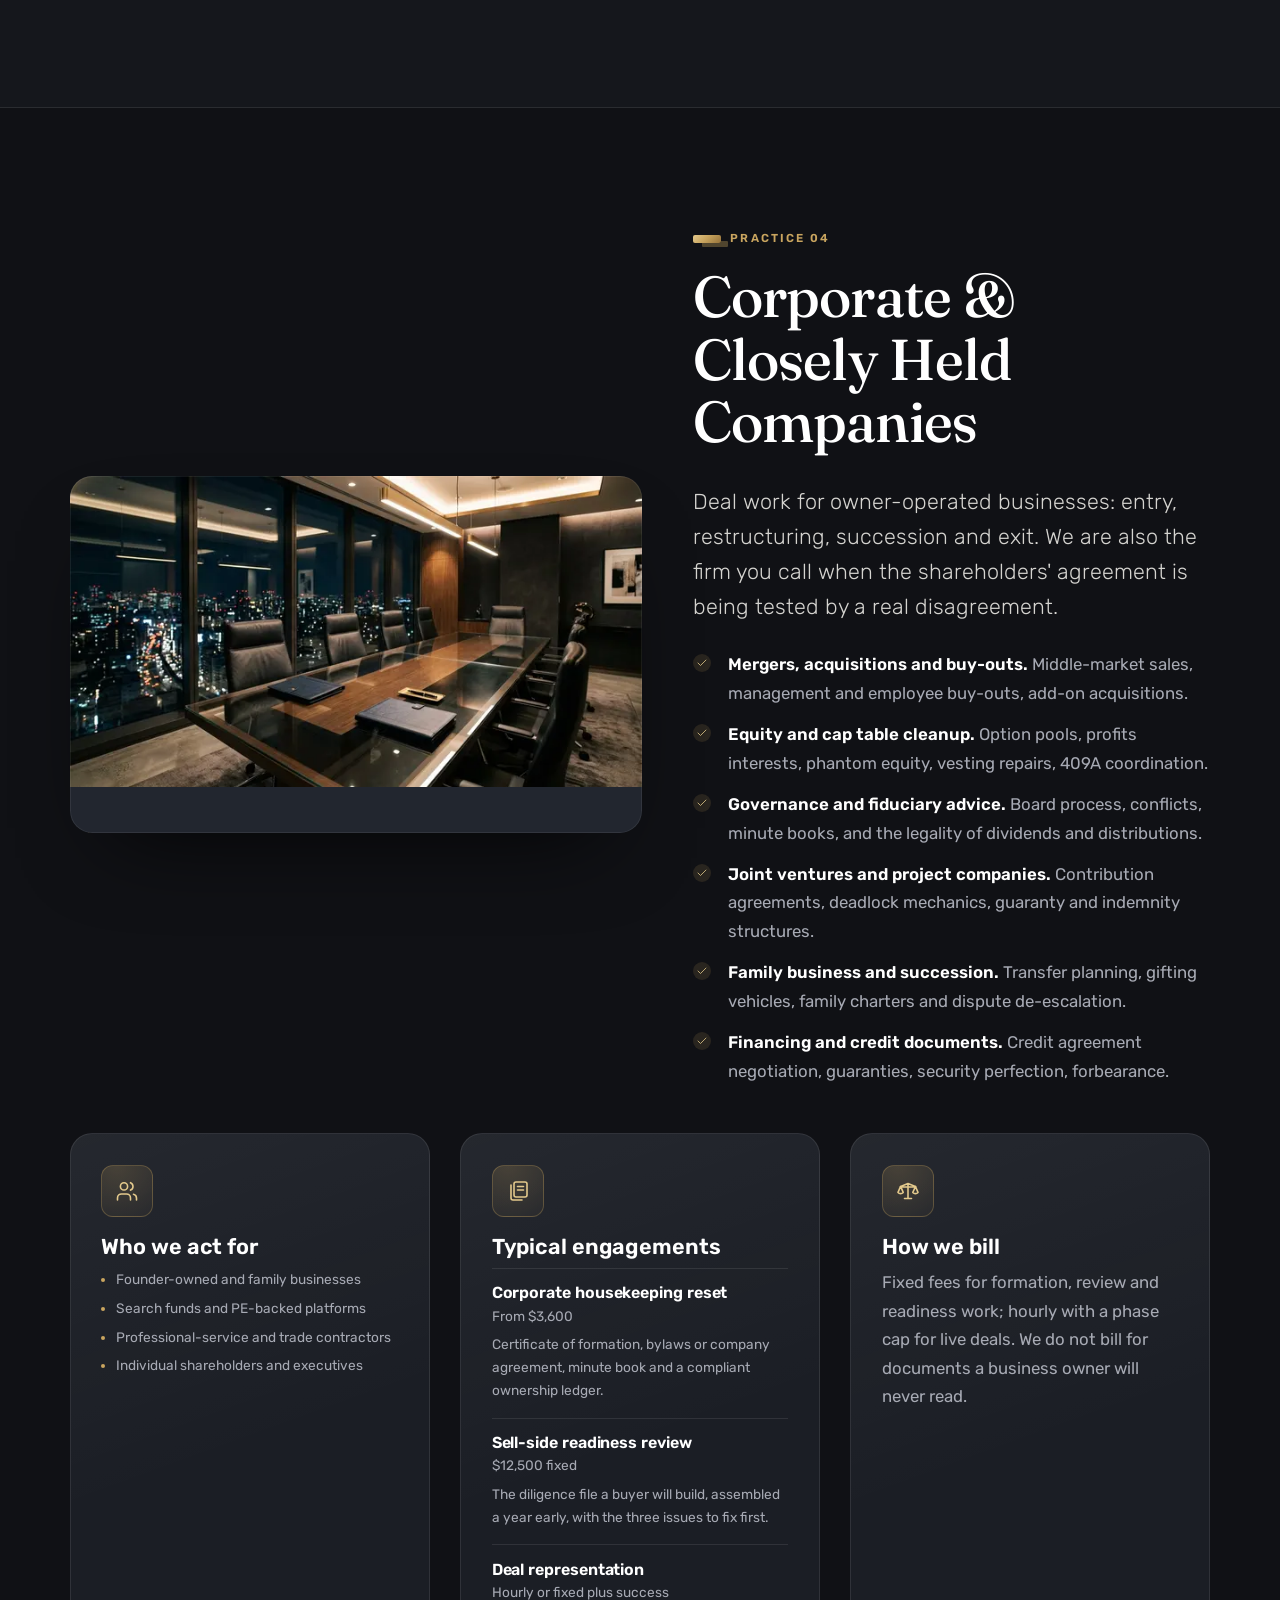
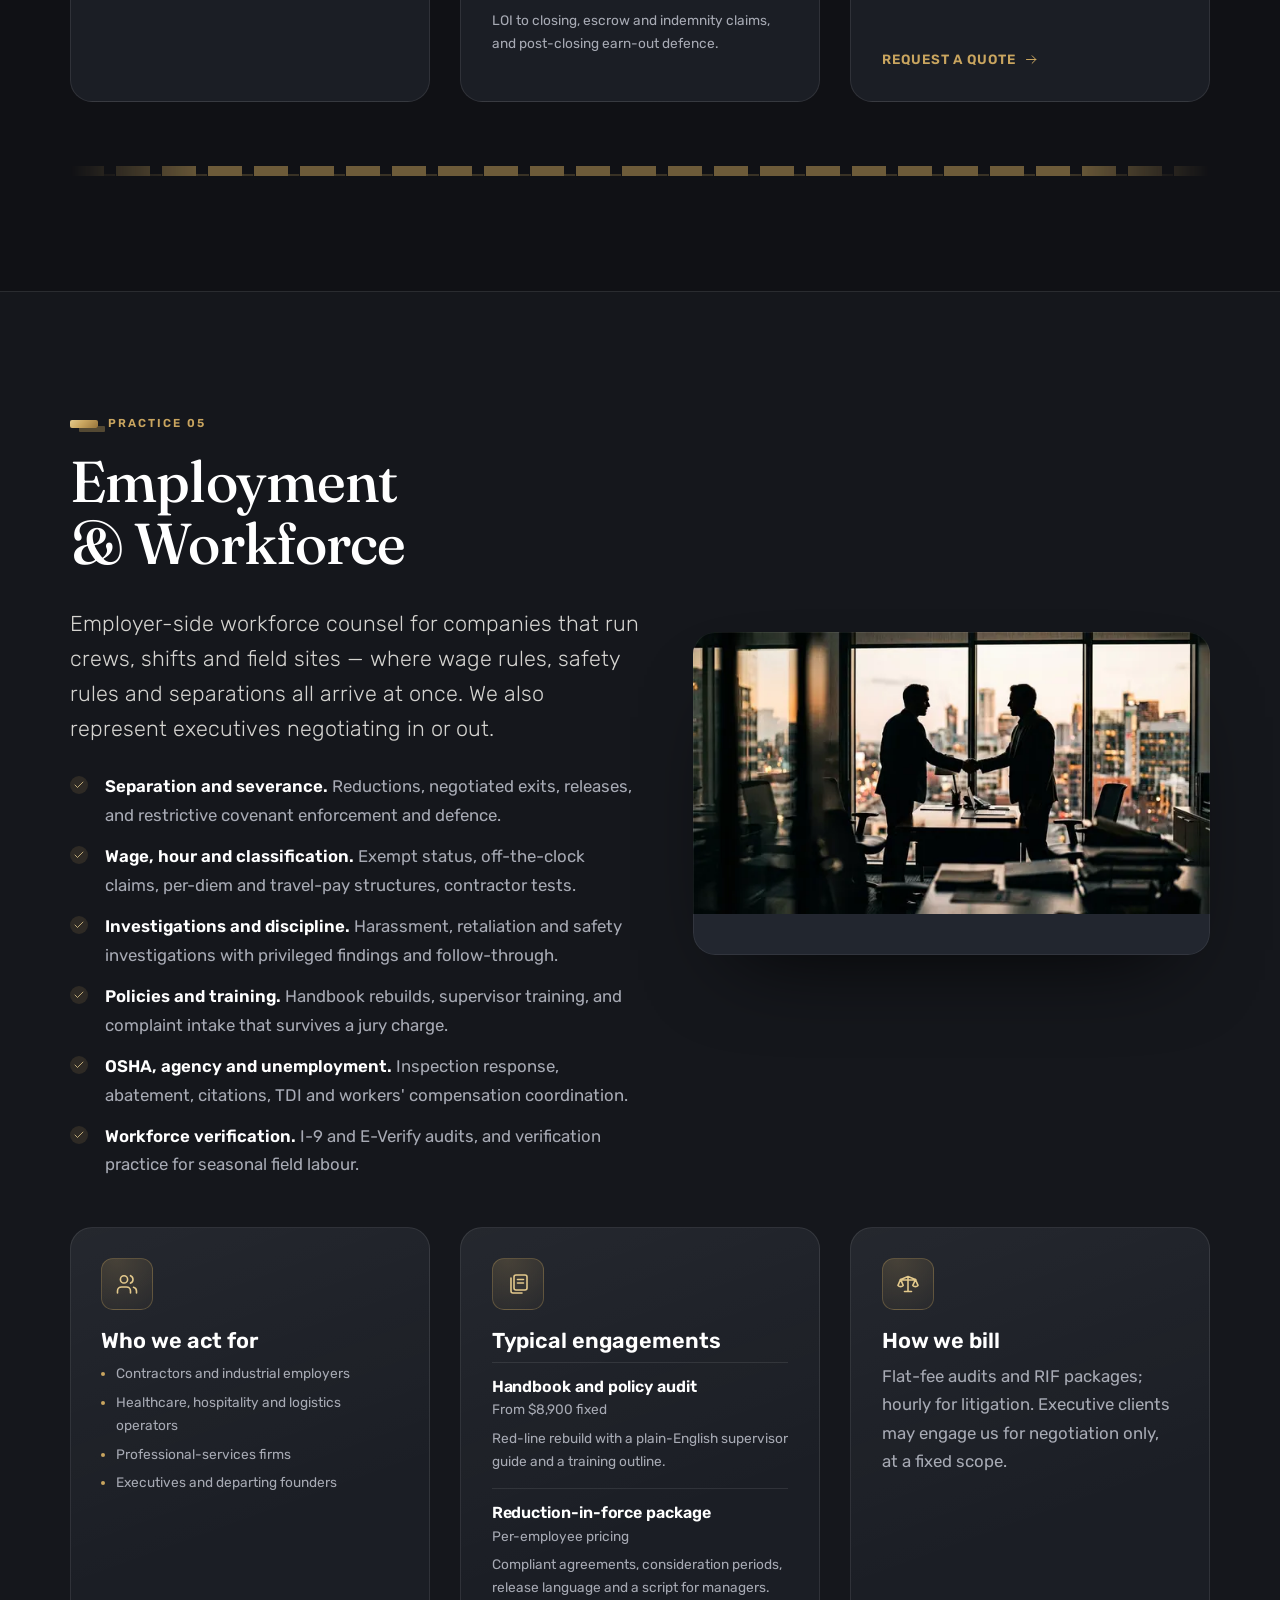
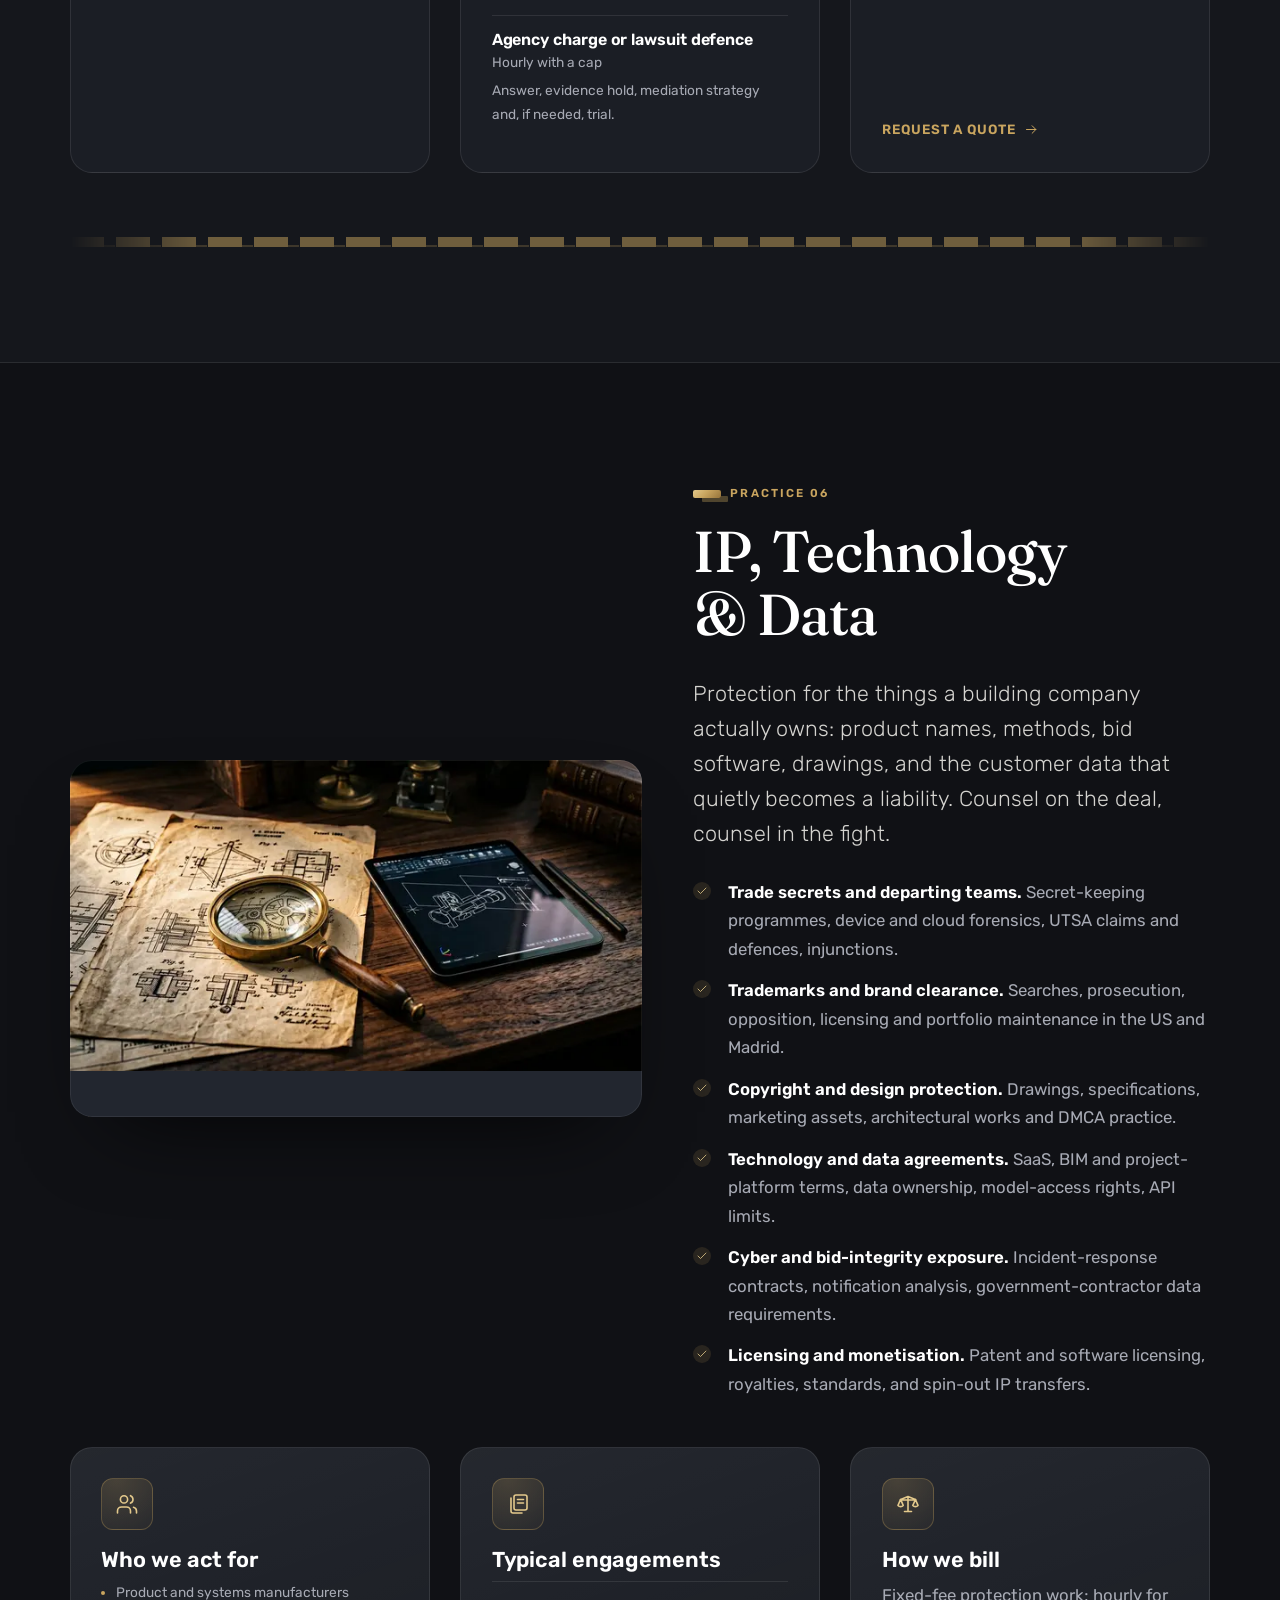
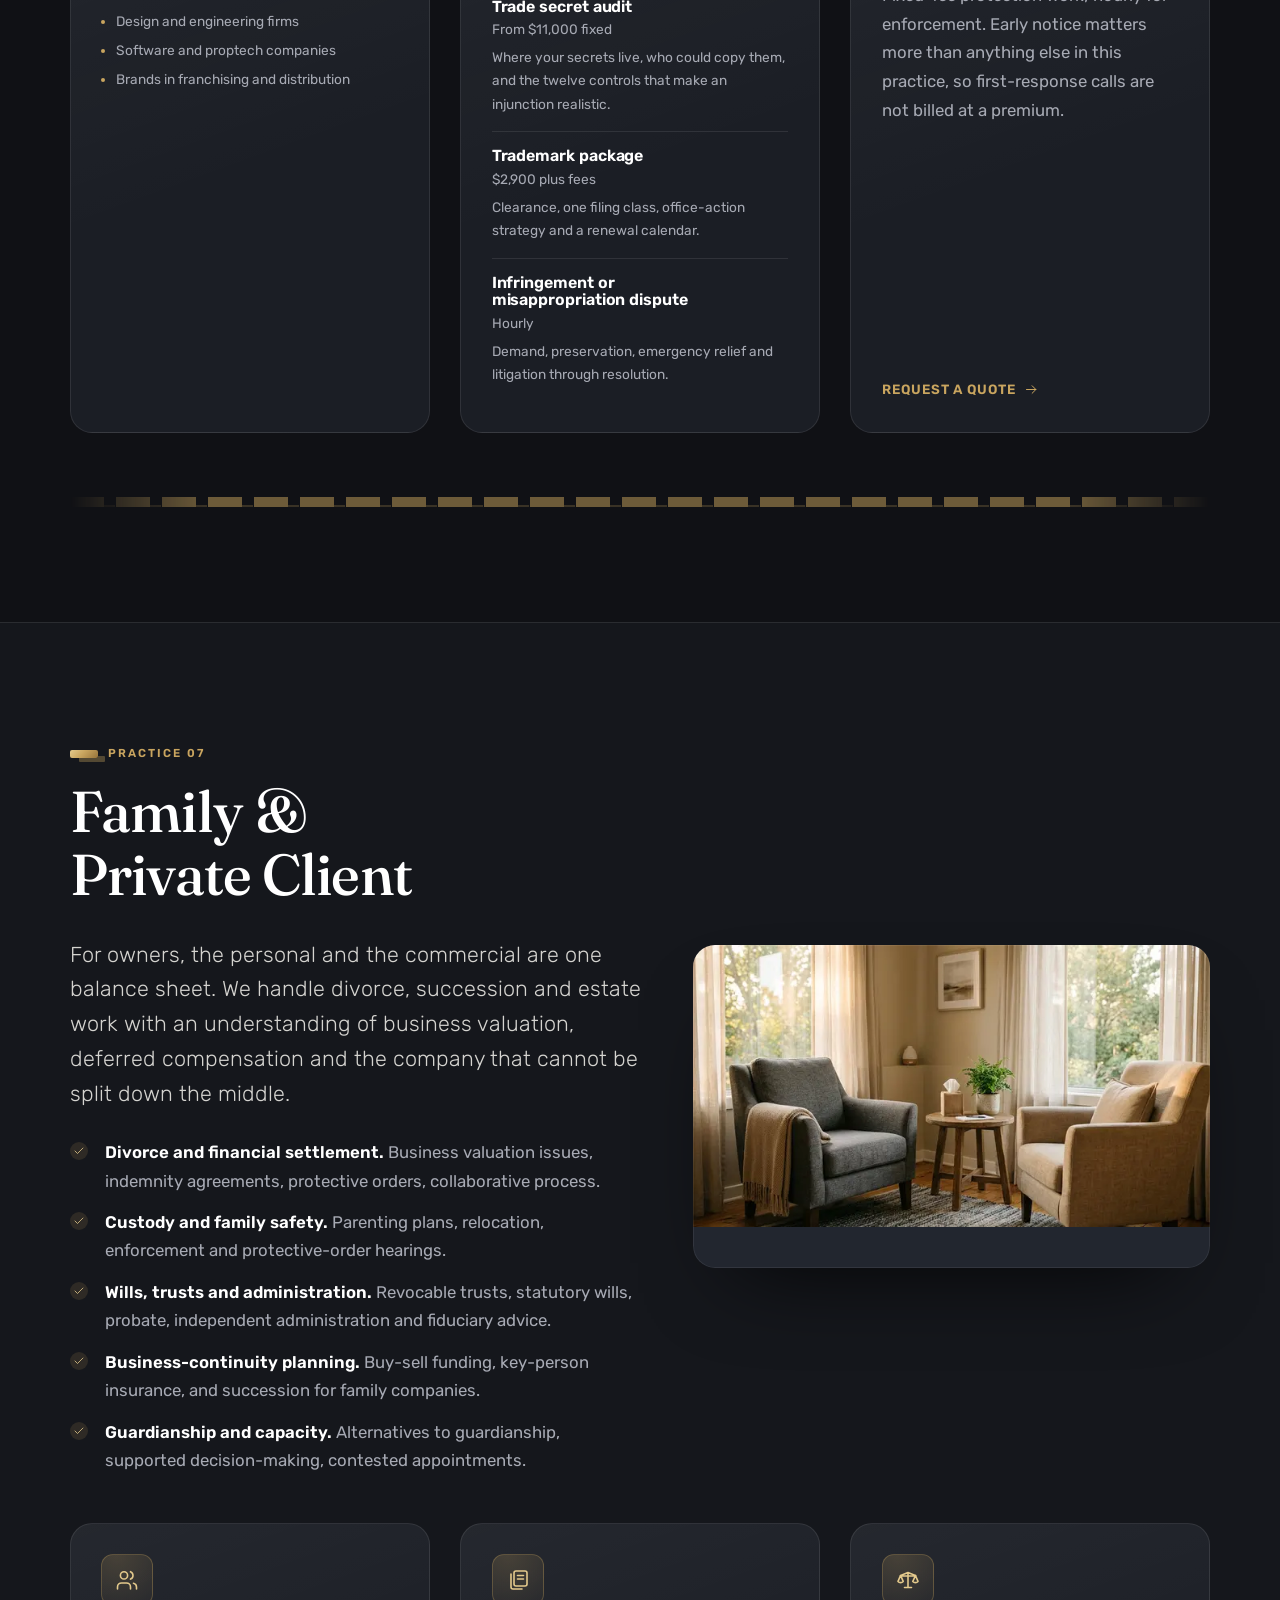
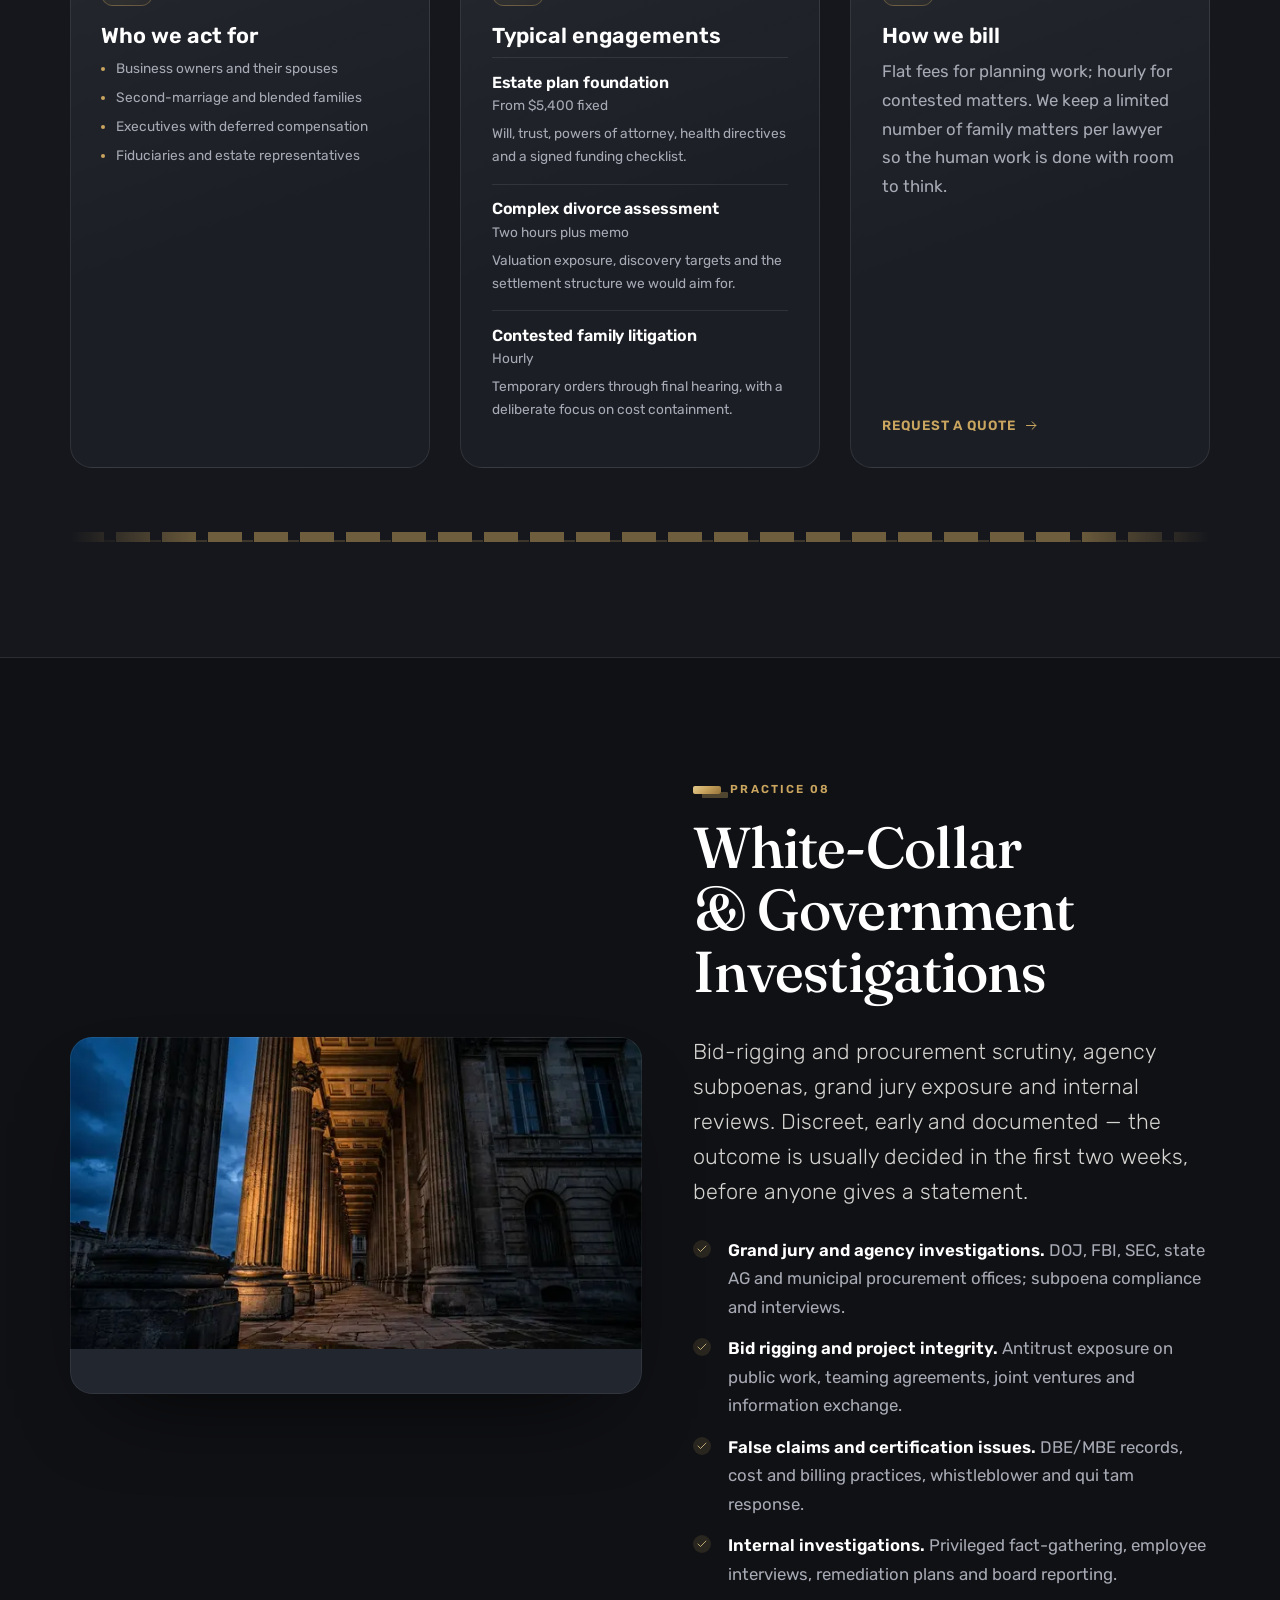
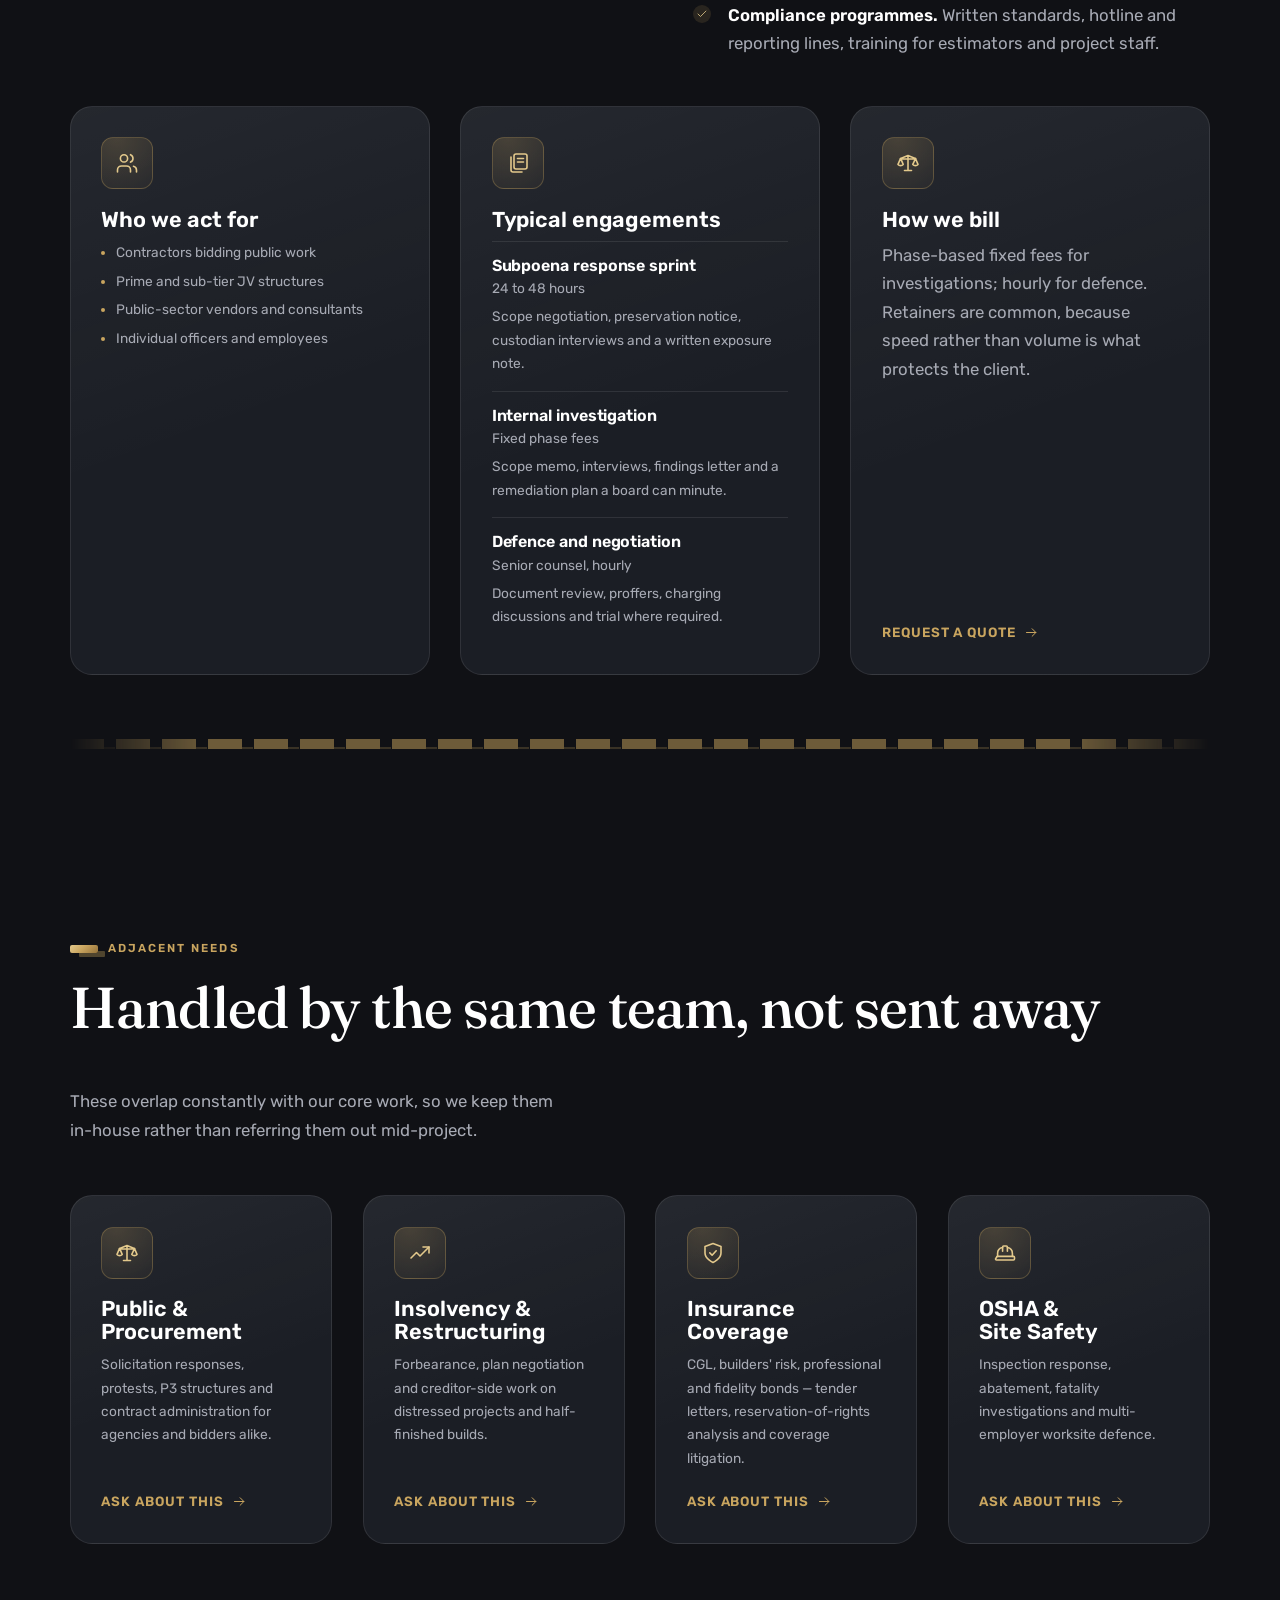
<file: practice-areas.html>
<!doctype html>
<!--
  Bricks Law LLP — sample/demo website content.
  Attorneys, matters, results and ratings on this site are illustrative
  placeholders written to demonstrate the layout. Replace with your firm's
  verified, ethics-compliant copy before publishing (see README.md).
-->
<html lang="en" class="no-js">
<head>
<meta charset="utf-8">
<meta name="viewport" content="width=device-width, initial-scale=1">
<title>Practice Areas — Eight Groups | Bricks Law LLP</title>
<meta name="description" content="Construction and bond claims, commercial litigation, real estate and land use, corporate deals, employment, IP, family law and investigations.">
<meta name="theme-color" content="#101115">
<link rel="canonical" href="https://brickslaw.com/practice-areas.html">
<meta property="og:type" content="website">
<meta property="og:site_name" content="Bricks Law LLP">
<meta property="og:title" content="Practice Areas — Eight Groups | Bricks Law LLP">
<meta property="og:description" content="Construction and bond claims, commercial litigation, real estate and land use, corporate deals, employment, IP, family law and investigations.">
<meta property="og:image" content="https://brickslaw.com/assets/img/og-cover.jpg">
<meta property="og:url" content="https://brickslaw.com/practice-areas.html">
<meta name="twitter:card" content="summary_large_image">
<meta name="twitter:title" content="Practice Areas — Eight Groups | Bricks Law LLP">
<meta name="twitter:description" content="Construction and bond claims, commercial litigation, real estate and land use, corporate deals, employment, IP, family law and investigations.">
<link rel="icon" href="assets/img/favicon.svg" type="image/svg+xml">
<link rel="icon" href="assets/img/favicon-32.png" sizes="32x32">
<link rel="apple-touch-icon" href="assets/img/apple-touch-icon.png">
<link rel="preload" as="image" href="assets/img/about-library-1400.jpg" fetchpriority="high">
<link rel="preconnect" href="https://fonts.googleapis.com"><link rel="preconnect" href="https://fonts.gstatic.com" crossorigin><link rel="stylesheet" href="https://fonts.googleapis.com/css2?family=Fraunces:ital,opsz,wght@0,9..144,300..600;1,9..144,400&family=Rubik:wght@300;400;500;600&display=swap">
<link rel="stylesheet" href="assets/css/style.css">
</head>
<body>
<div class="utility-bar">
  <div class="container container-wide" style="display:flex;align-items:center;gap:1.2rem;width:100%">
    <span class="utility-hide-sm"><svg class="ico" aria-hidden="true"><use href="assets/img/sprite.svg#i-pin"/></svg>&nbsp;Houston · Austin · Dallas</span>
    <span class="utility-hide-sm sep" aria-hidden="true"></span>
    <span class="utility-hide-sm"><svg class="ico" aria-hidden="true"><use href="assets/img/sprite.svg#i-clock"/></svg>&nbsp;Mon–Fri 7:30–18:30 CT · 24/7 crisis line</span>
    <span class="spacer"></span>
    <a href="contact.html#consultation"><svg class="ico" aria-hidden="true"><use href="assets/img/sprite.svg#i-cal"/></svg>&nbsp;Book a free 30-min assessment</a>
    <span class="sep" aria-hidden="true"></span>
    <a href="tel:+17135550142"><svg class="ico" aria-hidden="true"><use href="assets/img/sprite.svg#i-phone"/></svg>&nbsp;(713) 555-0142</a>
  </div>
</div>

<header class="site-header">
  <div class="container container-wide nav-row">
    <a class="brand" href="index.html" aria-label="Bricks Law LLP — home">
      <svg class="brand-mark" viewBox="0 0 40 40" aria-hidden="true">
        <defs>
          <linearGradient id="brassMark" x1="0" y1="0" x2="1" y2="1">
            <stop offset="0" stop-color="#e3c98c"/><stop offset=".5" stop-color="#c9a55f"/><stop offset="1" stop-color="#96733a"/>
          </linearGradient>
        </defs>
        <g fill="url(#brassMark)">
          <rect x="2" y="5" width="17" height="8" rx="2"/>
          <rect x="21" y="5" width="17" height="8" rx="2" opacity=".7"/>
          <rect x="2" y="15" width="10" height="8" rx="2" opacity=".88"/>
          <rect x="14" y="15" width="17" height="8" rx="2"/>
          <rect x="33" y="15" width="5" height="8" rx="2" opacity=".45"/>
          <rect x="2" y="25" width="17" height="8" rx="2" opacity=".55"/>
          <rect x="21" y="25" width="17" height="8" rx="2" fill="#b5563a"/>
        </g>
      </svg>
      <span class="brand-name"><b>Bricks Law</b><span>LLP · Est. 2004</span></span>
    </a>

    <nav class="nav" aria-label="Primary">
      <ul>
        <li><a href="index.html" >Home</a></li>
        <li><a href="practice-areas.html" aria-current="page">Practice areas</a></li>
        <li><a href="attorneys.html">Attorneys</a></li>
        <li><a href="results.html">Results</a></li>
        <li><a href="about.html">Firm</a></li>
        <li><a href="insights.html">Insights</a></li>
      </ul>
    </nav>

    <div class="header-actions">
      <a class="header-phone" href="tel:+17135550142"><span>Intake line</span>(713) 555-0142</a>
      <a class="btn btn-sm" href="contact.html#consultation">Request consultation</a>
      <button class="nav-toggle" type="button" aria-expanded="false" aria-controls="mobile-nav" aria-label="Open menu">
        <i aria-hidden="true"></i><i aria-hidden="true"></i><i aria-hidden="true"></i>
      </button>
    </div>
  </div>
  <div class="scroll-progress" aria-hidden="true"></div>
</header>

<nav class="mobile-nav" id="mobile-nav" aria-label="Mobile">
  <div class="mobile-nav-head">
    <span class="brand" aria-hidden="true">
      <img class="brand-mark" src="assets/img/logo.svg" alt="" width="40" height="40" loading="lazy" decoding="async">
      <span class="brand-name"><b>Bricks Law</b><span>LLP</span></span>
    </span>
    <button class="nav-toggle" type="button" data-nav-close aria-label="Close menu">
      <svg class="ico" aria-hidden="true"><use href="assets/img/sprite.svg#i-close"/></svg>
    </button>
  </div>
  <ul class="nav-list">
    <li><a href="index.html" data-index="01" >Home</a></li>
    <li><a href="practice-areas.html" aria-current="page" data-index="02">Practice areas</a></li>
    <li><a href="attorneys.html" data-index="03">Attorneys</a></li>
    <li><a href="results.html" data-index="04">Results</a></li>
    <li><a href="about.html" data-index="05">The firm</a></li>
    <li><a href="insights.html" data-index="06">Insights</a></li>
    <li><a href="contact.html" data-index="07">Contact</a></li>
  </ul>
  <div class="mobile-nav-cta">
    <a class="btn btn-block" href="contact.html#consultation">Request a consultation</a>
    <a class="btn btn-ghost btn-block" href="tel:+17135550142">Call the intake line</a>
  </div>
  <div class="mobile-nav-contact">
    <p class="small dim" style="margin-bottom:.5rem">One Brickline Plaza, 400 Sam Houston Ave<br>Suite 2100, Houston, TX 77002</p>
    <a href="mailto:counsel@brickslaw.com"><svg class="ico" aria-hidden="true"><use href="assets/img/sprite.svg#i-mail"/></svg> counsel@brickslaw.com</a>
  </div>
</nav>

<main id="main">

  <section class="page-hero">
    <div class="bg" aria-hidden="true">
      <img src="assets/img/about-library-1400.jpg" alt="" width="1400" height="768" fetchpriority="high" decoding="async">
    </div>
    <div class="container">
      <nav class="breadcrumbs" aria-label="Breadcrumb"><ol style="display:flex;flex-wrap:wrap;gap:.5rem;list-style:none;margin:0;padding:0"><li><a href="index.html">Home</a></li><li aria-hidden="true">/</li><li><span aria-current="page">Practice areas</span></li></ol></nav>
      <p class="eyebrow">Deliberately narrow, on purpose</p>
      <h1>Eight practices that share<br>one evidence discipline.</h1>
      <p class="lead">We are not a full-service firm by accident. Every group below exists because it feeds the others: the contract a corporate lawyer drafts is the contract a litigator enforces, and the schedule a project engineer kept is the exhibit a jury needs.</p>
      <div class="cta-actions" style="justify-content:flex-start;margin-top:1.75rem">
        <a class="btn" href="contact.html#consultation">Talk to a lawyer about a matter</a>
        <a class="btn btn-ghost" href="results.html">See what those engagements produced</a>
      </div>
    </div>
  </section>

  <section class="section section-tight" aria-label="Jump to a practice area">
    <div class="container">
      <div class="tabs" style="margin-bottom:0"><a class="tab" href="#construction"><span class="small dim" style="margin-right:.45rem">01</span>Construction &amp; Infrastructure</a><a class="tab" href="#litigation"><span class="small dim" style="margin-right:.45rem">02</span>Commercial Litigation &amp; Disputes</a><a class="tab" href="#real-estate"><span class="small dim" style="margin-right:.45rem">03</span>Real Estate &amp; Land Use</a><a class="tab" href="#corporate"><span class="small dim" style="margin-right:.45rem">04</span>Corporate &amp; Closely Held Companies</a><a class="tab" href="#employment"><span class="small dim" style="margin-right:.45rem">05</span>Employment &amp; Workforce</a><a class="tab" href="#ip"><span class="small dim" style="margin-right:.45rem">06</span>IP, Technology &amp; Data</a><a class="tab" href="#family"><span class="small dim" style="margin-right:.45rem">07</span>Family &amp; Private Client</a><a class="tab" href="#investigations"><span class="small dim" style="margin-right:.45rem">08</span>White-Collar &amp; Government Investigations</a></div>
    </div>
  </section>

  <section class="section section-ink" id="construction" aria-labelledby="construction-title">
    <div class="container">
      <div class="split">
        <div data-reveal data-reveal-delay="120"><p class="eyebrow">Practice 01</p><h2 id="construction-title">Construction &amp; Infrastructure</h2><p class="lead">We act for contractors, owners, design teams and suppliers across the whole life of a build — from reviewing the prime contract before anyone mobilises, to trying the delay claim three years after practical completion. Because our construction lawyers have run jobsites, our evidence plan usually looks different from the other side's.</p><ul class="check-list" style="margin-top:1.6rem"><li><svg class="ico" aria-hidden="true"><use href="assets/img/sprite.svg#i-check"/></svg><span><b>Delay, disruption and acceleration claims.</b> Time-impact analyses, as-planned versus as-built, and the daily reports that actually prove it.</span></li><li><svg class="ico" aria-hidden="true"><use href="assets/img/sprite.svg#i-check"/></svg><span><b>Mechanics liens and bond claims.</b> Chapter 53 affidavits, notice-to-owner letters, and payment and performance bond presentation on public and private work.</span></li><li><svg class="ico" aria-hidden="true"><use href="assets/img/sprite.svg#i-check"/></svg><span><b>Change orders and differing site conditions.</b> Drafting and defending directed changes, RFI responses and constructive-change arguments.</span></li><li><svg class="ico" aria-hidden="true"><use href="assets/img/sprite.svg#i-check"/></svg><span><b>Defective work and design liability.</b> Defect investigations, expert coordination, claims against A/E firms and their insurers.</span></li><li><svg class="ico" aria-hidden="true"><use href="assets/img/sprite.svg#i-check"/></svg><span><b>Termination, default and de-mobilisation.</b> Cure notices, jobsite takeover, and preservation of the record before the concrete sets.</span></li><li><svg class="ico" aria-hidden="true"><use href="assets/img/sprite.svg#i-check"/></svg><span><b>Contract drafting and bid review.</b> AIA, ConsensusDocs, TxDOT and bespoke forms, plus flow-down matrices for subcontract packages.</span></li></ul></div><div class="media-frame ratio-1610 brass-frame-offset" data-reveal><picture><source type="image/webp" srcset="assets/img/practice-construction-640.webp 640w, assets/img/practice-construction-900.webp 900w, assets/img/practice-construction-1400.webp 1400w" sizes="(min-width: 940px) 48vw, 92vw"><img src="assets/img/practice-construction-900.jpg" alt="Blueprints, a hard hat and a brass compass laid out on a concrete desk" width="1400" height="768" loading="lazy" decoding="async"></picture></div>
      </div>

      <div class="grid grid-3" style="margin-top:clamp(2rem,4vw,3rem)">
        <div class="card">
          <div class="icon-tile"><svg class="ico" aria-hidden="true"><use href="assets/img/sprite.svg#i-people"/></svg></div>
          <h4>Who we act for</h4>
          <ul class="small muted" style="padding-left:1.1em;margin:0"><li>General contractors and construction managers</li><li>Subcontractors and suppliers in concrete, steel, MEP and envelope</li><li>Owners, developers and REITs</li><li>Architects, engineers and design-build teams</li></ul>
        </div>
        <div class="card">
          <div class="icon-tile"><svg class="ico" aria-hidden="true"><use href="assets/img/sprite.svg#i-docs"/></svg></div>
          <h4>Typical engagements</h4>
          <div style="width:100%"><div style="padding:.95rem 0;border-top:1px solid var(--line)"><h4 style="margin:0 0 .2rem;font-size:1rem">Pre-project health check</h4><p class="small dim" style="margin:0 0 .3rem">Fixed fee · 10 business days</p><p class="small" style="margin:0">Prime and sub-tier contract review with a red-line risk register and a claims-ready document plan.</p></div><div style="padding:.95rem 0;border-top:1px solid var(--line)"><h4 style="margin:0 0 .2rem;font-size:1rem">Notice and preservation sprint</h4><p class="small dim" style="margin:0 0 .3rem">From $4,500</p><p class="small" style="margin:0">Written notice letters, schedule and cost documentation, and lien or bond deadline calendaring for a live issue.</p></div><div style="padding:.95rem 0;border-top:1px solid var(--line)"><h4 style="margin:0 0 .2rem;font-size:1rem">Full dispute representation</h4><p class="small dim" style="margin:0 0 .3rem">Hourly or hybrid</p><p class="small" style="margin:0">Demand through mediation, arbitration or trial, including expert management and insurer coordination.</p></div></div>
        </div>
        <div class="card">
          <div class="icon-tile"><svg class="ico" aria-hidden="true"><use href="assets/img/sprite.svg#i-scale"/></svg></div>
          <h4>How we bill</h4>
          <p>Hourly bands, fixed-fee scoping work, and hybrid arrangements where a claim has a quantified ceiling. Contingency is available on a limited basis for strong payment claims against solvent obligors.</p>
          <div class="card-foot"><a class="link-arrow" href="contact.html#consultation">Request a quote <svg class="ico" aria-hidden="true"><use href="assets/img/sprite.svg#i-arrow-right"/></svg></a></div>
        </div>
      </div>
      <hr class="brick-rule" aria-hidden="true" style="margin-top:clamp(2.5rem,5vw,4rem)">
    </div>
  </section>
  <section class="section" id="litigation" aria-labelledby="litigation-title">
    <div class="container">
      <div class="split">
        <div class="media-frame ratio-1610 brass-frame-offset" data-reveal><picture><source type="image/webp" srcset="assets/img/practice-litigation-640.webp 640w, assets/img/practice-litigation-900.webp 900w, assets/img/practice-litigation-1400.webp 1400w" sizes="(min-width: 940px) 48vw, 92vw"><img src="assets/img/practice-litigation-900.jpg" alt="An empty courtroom with tall arched windows and soft daylight" width="1400" height="768" loading="lazy" decoding="async"></picture></div><div data-reveal data-reveal-delay="120"><p class="eyebrow">Practice 02</p><h2 id="litigation-title">Commercial Litigation &amp; Disputes</h2><p class="lead">Contract, fraud, partnership and fiduciary disputes handled by a trial group that writes its own motions. We take on a deliberately small number of cases at a time, so the partner who meets you is the partner who cross-examines.</p><ul class="check-list" style="margin-top:1.6rem"><li><svg class="ico" aria-hidden="true"><use href="assets/img/sprite.svg#i-check"/></svg><span><b>Breach of contract and business torts.</b> Supply, distribution, licence, non-compete and interference claims.</span></li><li><svg class="ico" aria-hidden="true"><use href="assets/img/sprite.svg#i-check"/></svg><span><b>Shareholder, JV and partnership disputes.</b> Oppression claims, buy-out valuation, books-and-records demands, dissolution.</span></li><li><svg class="ico" aria-hidden="true"><use href="assets/img/sprite.svg#i-check"/></svg><span><b>Emergency relief.</b> TROs, temporary injunctions, asset freezes and receiverships — we keep a filing package ready.</span></li><li><svg class="ico" aria-hidden="true"><use href="assets/img/sprite.svg#i-check"/></svg><span><b>Arbitration and mediation.</b> AAA, JAMS and TAA; construction-industry panels; mediation briefs that actually move numbers.</span></li><li><svg class="ico" aria-hidden="true"><use href="assets/img/sprite.svg#i-check"/></svg><span><b>Fraud and misrepresentation.</b> Forensic accounting coordination and pleading-stage strategy before the record hardens.</span></li><li><svg class="ico" aria-hidden="true"><use href="assets/img/sprite.svg#i-check"/></svg><span><b>Appeals and post-judgment.</b> Preservation of error, briefing, enforcement, charging orders and judgment renewals.</span></li></ul></div>
      </div>

      <div class="grid grid-3" style="margin-top:clamp(2rem,4vw,3rem)">
        <div class="card">
          <div class="icon-tile"><svg class="ico" aria-hidden="true"><use href="assets/img/sprite.svg#i-people"/></svg></div>
          <h4>Who we act for</h4>
          <ul class="small muted" style="padding-left:1.1em;margin:0"><li>Closely held companies and their owners</li><li>Private equity sponsors and portfolio companies</li><li>Lenders and special-situations funds</li><li>Individual founders and executives</li></ul>
        </div>
        <div class="card">
          <div class="icon-tile"><svg class="ico" aria-hidden="true"><use href="assets/img/sprite.svg#i-docs"/></svg></div>
          <h4>Typical engagements</h4>
          <div style="width:100%"><div style="padding:.95rem 0;border-top:1px solid var(--line)"><h4 style="margin:0 0 .2rem;font-size:1rem">Case assessment memo</h4><p class="small dim" style="margin:0 0 .3rem">47 hours from intake</p><p class="small" style="margin:0">Liability, damages, collectability, budget range and the settlement band we would defend or accept.</p></div><div style="padding:.95rem 0;border-top:1px solid var(--line)"><h4 style="margin:0 0 .2rem;font-size:1rem">Budget with decision points</h4><p class="small dim" style="margin:0 0 .3rem">Included at engagement</p><p class="small" style="margin:0">Phase-based estimates naming the two or three dates where money changes outcomes.</p></div><div style="padding:.95rem 0;border-top:1px solid var(--line)"><h4 style="margin:0 0 .2rem;font-size:1rem">Trial and hearing teams</h4><p class="small dim" style="margin:0 0 .3rem">Partner-led, hourly</p><p class="small" style="margin:0">Demonstratives, mock examination, and a written post-hearing debrief for the board.</p></div></div>
        </div>
        <div class="card">
          <div class="icon-tile"><svg class="ico" aria-hidden="true"><use href="assets/img/sprite.svg#i-scale"/></svg></div>
          <h4>How we bill</h4>
          <p>Standard hourly with a written budget per phase; alternative fee arrangements for strong claims against a solvent defendant. We will recommend against litigation when the arithmetic says so.</p>
          <div class="card-foot"><a class="link-arrow" href="contact.html#consultation">Request a quote <svg class="ico" aria-hidden="true"><use href="assets/img/sprite.svg#i-arrow-right"/></svg></a></div>
        </div>
      </div>
      <hr class="brick-rule" aria-hidden="true" style="margin-top:clamp(2.5rem,5vw,4rem)">
    </div>
  </section>
  <section class="section section-ink" id="real-estate" aria-labelledby="real-estate-title">
    <div class="container">
      <div class="split">
        <div data-reveal data-reveal-delay="120"><p class="eyebrow">Practice 03</p><h2 id="real-estate-title">Real Estate &amp; Land Use</h2><p class="lead">Acquisitions, development, leasing and the entitlement fights in between. We close the deal and then keep the file — which is why clients bring us the disputes that come out of the same title commitment.</p><ul class="check-list" style="margin-top:1.6rem"><li><svg class="ico" aria-hidden="true"><use href="assets/img/sprite.svg#i-check"/></svg><span><b>Acquisitions and dispositions.</b> PSA negotiation, due diligence, title and survey objection strategy, closing structures.</span></li><li><svg class="ico" aria-hidden="true"><use href="assets/img/sprite.svg#i-check"/></svg><span><b>Development and ground leases.</b> Declaration/CROC drafting, common-expense mechanics, phased site assembly, air rights.</span></li><li><svg class="ico" aria-hidden="true"><use href="assets/img/sprite.svg#i-check"/></svg><span><b>Commercial leasing.</b> Office, retail, industrial and build-to-suit; tenant improvements, co-tenancy, CAM audits.</span></li><li><svg class="ico" aria-hidden="true"><use href="assets/img/sprite.svg#i-check"/></svg><span><b>Entitlements, zoning and permitting.</b> Rezonings, special permits, platting, historic district and environmental overlays.</span></li><li><svg class="ico" aria-hidden="true"><use href="assets/img/sprite.svg#i-check"/></svg><span><b>Condemnation and inverse claims.</b> Texas and federal condemnation practice, quick-take strategy, damages proof.</span></li><li><svg class="ico" aria-hidden="true"><use href="assets/img/sprite.svg#i-check"/></svg><span><b>Construction-adjacent real estate disputes.</b> Completion guarantees, punch-list escrow, snag lists and developer warranties.</span></li></ul></div><div class="media-frame ratio-1610 brass-frame-offset" data-reveal><picture><source type="image/webp" srcset="assets/img/practice-realestate-640.webp 640w, assets/img/practice-realestate-900.webp 900w, assets/img/practice-realestate-1400.webp 1400w" sizes="(min-width: 940px) 48vw, 92vw"><img src="assets/img/practice-realestate-900.jpg" alt="Glass and brick high-rise towers catching golden-hour light" width="1400" height="768" loading="lazy" decoding="async"></picture></div>
      </div>

      <div class="grid grid-3" style="margin-top:clamp(2rem,4vw,3rem)">
        <div class="card">
          <div class="icon-tile"><svg class="ico" aria-hidden="true"><use href="assets/img/sprite.svg#i-people"/></svg></div>
          <h4>Who we act for</h4>
          <ul class="small muted" style="padding-left:1.1em;margin:0"><li>Developers and land assemblers</li><li>Family offices and institutional owners</li><li>Retail and industrial tenants</li><li>Municipalities and district authorities</li></ul>
        </div>
        <div class="card">
          <div class="icon-tile"><svg class="ico" aria-hidden="true"><use href="assets/img/sprite.svg#i-docs"/></svg></div>
          <h4>Typical engagements</h4>
          <div style="width:100%"><div style="padding:.95rem 0;border-top:1px solid var(--line)"><h4 style="margin:0 0 .2rem;font-size:1rem">Due diligence review</h4><p class="small dim" style="margin:0 0 .3rem">From $6,800 fixed</p><p class="small" style="margin:0">Title, survey, zoning and environmental read, with a go/no-go memo and a list of curable items.</p></div><div style="padding:.95rem 0;border-top:1px solid var(--line)"><h4 style="margin:0 0 .2rem;font-size:1rem">Lease or PSA drafting cycle</h4><p class="small dim" style="margin:0 0 .3rem">Flat fee per round</p><p class="small" style="margin:0">Marks that stay inside a page count, plus a one-page issues log for the business team.</p></div><div style="padding:.95rem 0;border-top:1px solid var(--line)"><h4 style="margin:0 0 .2rem;font-size:1rem">Entitlement representation</h4><p class="small dim" style="margin:0 0 .3rem">Hourly with milestones</p><p class="small" style="margin:0">Hearing prep, notice compliance, consultant coordination and council presentation materials.</p></div></div>
        </div>
        <div class="card">
          <div class="icon-tile"><svg class="ico" aria-hidden="true"><use href="assets/img/sprite.svg#i-scale"/></svg></div>
          <h4>How we bill</h4>
          <p>Fixed fees for diligence, lease cycles and closings; hourly with milestone caps for entitlements and disputes. Multi-tract portfolios get a standing rate card.</p>
          <div class="card-foot"><a class="link-arrow" href="contact.html#consultation">Request a quote <svg class="ico" aria-hidden="true"><use href="assets/img/sprite.svg#i-arrow-right"/></svg></a></div>
        </div>
      </div>
      <hr class="brick-rule" aria-hidden="true" style="margin-top:clamp(2.5rem,5vw,4rem)">
    </div>
  </section>
  <section class="section" id="corporate" aria-labelledby="corporate-title">
    <div class="container">
      <div class="split">
        <div class="media-frame ratio-1610 brass-frame-offset" data-reveal><picture><source type="image/webp" srcset="assets/img/practice-corporate-640.webp 640w, assets/img/practice-corporate-900.webp 900w, assets/img/practice-corporate-1400.webp 1400w" sizes="(min-width: 940px) 48vw, 92vw"><img src="assets/img/practice-corporate-900.jpg" alt="A dark boardroom at night with city lights behind the glass" width="1400" height="768" loading="lazy" decoding="async"></picture></div><div data-reveal data-reveal-delay="120"><p class="eyebrow">Practice 04</p><h2 id="corporate-title">Corporate &amp; Closely Held Companies</h2><p class="lead">Deal work for owner-operated businesses: entry, restructuring, succession and exit. We are also the firm you call when the shareholders' agreement is being tested by a real disagreement.</p><ul class="check-list" style="margin-top:1.6rem"><li><svg class="ico" aria-hidden="true"><use href="assets/img/sprite.svg#i-check"/></svg><span><b>Mergers, acquisitions and buy-outs.</b> Middle-market sales, management and employee buy-outs, add-on acquisitions.</span></li><li><svg class="ico" aria-hidden="true"><use href="assets/img/sprite.svg#i-check"/></svg><span><b>Equity and cap table cleanup.</b> Option pools, profits interests, phantom equity, vesting repairs, 409A coordination.</span></li><li><svg class="ico" aria-hidden="true"><use href="assets/img/sprite.svg#i-check"/></svg><span><b>Governance and fiduciary advice.</b> Board process, conflicts, minute books, and the legality of dividends and distributions.</span></li><li><svg class="ico" aria-hidden="true"><use href="assets/img/sprite.svg#i-check"/></svg><span><b>Joint ventures and project companies.</b> Contribution agreements, deadlock mechanics, guaranty and indemnity structures.</span></li><li><svg class="ico" aria-hidden="true"><use href="assets/img/sprite.svg#i-check"/></svg><span><b>Family business and succession.</b> Transfer planning, gifting vehicles, family charters and dispute de-escalation.</span></li><li><svg class="ico" aria-hidden="true"><use href="assets/img/sprite.svg#i-check"/></svg><span><b>Financing and credit documents.</b> Credit agreement negotiation, guaranties, security perfection, forbearance.</span></li></ul></div>
      </div>

      <div class="grid grid-3" style="margin-top:clamp(2rem,4vw,3rem)">
        <div class="card">
          <div class="icon-tile"><svg class="ico" aria-hidden="true"><use href="assets/img/sprite.svg#i-people"/></svg></div>
          <h4>Who we act for</h4>
          <ul class="small muted" style="padding-left:1.1em;margin:0"><li>Founder-owned and family businesses</li><li>Search funds and PE-backed platforms</li><li>Professional-service and trade contractors</li><li>Individual shareholders and executives</li></ul>
        </div>
        <div class="card">
          <div class="icon-tile"><svg class="ico" aria-hidden="true"><use href="assets/img/sprite.svg#i-docs"/></svg></div>
          <h4>Typical engagements</h4>
          <div style="width:100%"><div style="padding:.95rem 0;border-top:1px solid var(--line)"><h4 style="margin:0 0 .2rem;font-size:1rem">Corporate housekeeping reset</h4><p class="small dim" style="margin:0 0 .3rem">From $3,600</p><p class="small" style="margin:0">Certificate of formation, bylaws or company agreement, minute book and a compliant ownership ledger.</p></div><div style="padding:.95rem 0;border-top:1px solid var(--line)"><h4 style="margin:0 0 .2rem;font-size:1rem">Sell-side readiness review</h4><p class="small dim" style="margin:0 0 .3rem">$12,500 fixed</p><p class="small" style="margin:0">The diligence file a buyer will build, assembled a year early, with the three issues to fix first.</p></div><div style="padding:.95rem 0;border-top:1px solid var(--line)"><h4 style="margin:0 0 .2rem;font-size:1rem">Deal representation</h4><p class="small dim" style="margin:0 0 .3rem">Hourly or fixed plus success</p><p class="small" style="margin:0">LOI to closing, escrow and indemnity claims, and post-closing earn-out defence.</p></div></div>
        </div>
        <div class="card">
          <div class="icon-tile"><svg class="ico" aria-hidden="true"><use href="assets/img/sprite.svg#i-scale"/></svg></div>
          <h4>How we bill</h4>
          <p>Fixed fees for formation, review and readiness work; hourly with a phase cap for live deals. We do not bill for documents a business owner will never read.</p>
          <div class="card-foot"><a class="link-arrow" href="contact.html#consultation">Request a quote <svg class="ico" aria-hidden="true"><use href="assets/img/sprite.svg#i-arrow-right"/></svg></a></div>
        </div>
      </div>
      <hr class="brick-rule" aria-hidden="true" style="margin-top:clamp(2.5rem,5vw,4rem)">
    </div>
  </section>
  <section class="section section-ink" id="employment" aria-labelledby="employment-title">
    <div class="container">
      <div class="split">
        <div data-reveal data-reveal-delay="120"><p class="eyebrow">Practice 05</p><h2 id="employment-title">Employment &amp; Workforce</h2><p class="lead">Employer-side workforce counsel for companies that run crews, shifts and field sites — where wage rules, safety rules and separations all arrive at once. We also represent executives negotiating in or out.</p><ul class="check-list" style="margin-top:1.6rem"><li><svg class="ico" aria-hidden="true"><use href="assets/img/sprite.svg#i-check"/></svg><span><b>Separation and severance.</b> Reductions, negotiated exits, releases, and restrictive covenant enforcement and defence.</span></li><li><svg class="ico" aria-hidden="true"><use href="assets/img/sprite.svg#i-check"/></svg><span><b>Wage, hour and classification.</b> Exempt status, off-the-clock claims, per-diem and travel-pay structures, contractor tests.</span></li><li><svg class="ico" aria-hidden="true"><use href="assets/img/sprite.svg#i-check"/></svg><span><b>Investigations and discipline.</b> Harassment, retaliation and safety investigations with privileged findings and follow-through.</span></li><li><svg class="ico" aria-hidden="true"><use href="assets/img/sprite.svg#i-check"/></svg><span><b>Policies and training.</b> Handbook rebuilds, supervisor training, and complaint intake that survives a jury charge.</span></li><li><svg class="ico" aria-hidden="true"><use href="assets/img/sprite.svg#i-check"/></svg><span><b>OSHA, agency and unemployment.</b> Inspection response, abatement, citations, TDI and workers' compensation coordination.</span></li><li><svg class="ico" aria-hidden="true"><use href="assets/img/sprite.svg#i-check"/></svg><span><b>Workforce verification.</b> I-9 and E-Verify audits, and verification practice for seasonal field labour.</span></li></ul></div><div class="media-frame ratio-1610 brass-frame-offset" data-reveal><picture><source type="image/webp" srcset="assets/img/practice-employment-640.webp 640w, assets/img/practice-employment-900.webp 900w, assets/img/practice-employment-1400.webp 1400w" sizes="(min-width: 940px) 48vw, 92vw"><img src="assets/img/practice-employment-900.jpg" alt="Two professionals shaking hands across a desk, silhouetted against a window" width="1400" height="768" loading="lazy" decoding="async"></picture></div>
      </div>

      <div class="grid grid-3" style="margin-top:clamp(2rem,4vw,3rem)">
        <div class="card">
          <div class="icon-tile"><svg class="ico" aria-hidden="true"><use href="assets/img/sprite.svg#i-people"/></svg></div>
          <h4>Who we act for</h4>
          <ul class="small muted" style="padding-left:1.1em;margin:0"><li>Contractors and industrial employers</li><li>Healthcare, hospitality and logistics operators</li><li>Professional-services firms</li><li>Executives and departing founders</li></ul>
        </div>
        <div class="card">
          <div class="icon-tile"><svg class="ico" aria-hidden="true"><use href="assets/img/sprite.svg#i-docs"/></svg></div>
          <h4>Typical engagements</h4>
          <div style="width:100%"><div style="padding:.95rem 0;border-top:1px solid var(--line)"><h4 style="margin:0 0 .2rem;font-size:1rem">Handbook and policy audit</h4><p class="small dim" style="margin:0 0 .3rem">From $8,900 fixed</p><p class="small" style="margin:0">Red-line rebuild with a plain-English supervisor guide and a training outline.</p></div><div style="padding:.95rem 0;border-top:1px solid var(--line)"><h4 style="margin:0 0 .2rem;font-size:1rem">Reduction-in-force package</h4><p class="small dim" style="margin:0 0 .3rem">Per-employee pricing</p><p class="small" style="margin:0">Compliant agreements, consideration periods, release language and a script for managers.</p></div><div style="padding:.95rem 0;border-top:1px solid var(--line)"><h4 style="margin:0 0 .2rem;font-size:1rem">Agency charge or lawsuit defence</h4><p class="small dim" style="margin:0 0 .3rem">Hourly with a cap</p><p class="small" style="margin:0">Answer, evidence hold, mediation strategy and, if needed, trial.</p></div></div>
        </div>
        <div class="card">
          <div class="icon-tile"><svg class="ico" aria-hidden="true"><use href="assets/img/sprite.svg#i-scale"/></svg></div>
          <h4>How we bill</h4>
          <p>Flat-fee audits and RIF packages; hourly for litigation. Executive clients may engage us for negotiation only, at a fixed scope.</p>
          <div class="card-foot"><a class="link-arrow" href="contact.html#consultation">Request a quote <svg class="ico" aria-hidden="true"><use href="assets/img/sprite.svg#i-arrow-right"/></svg></a></div>
        </div>
      </div>
      <hr class="brick-rule" aria-hidden="true" style="margin-top:clamp(2.5rem,5vw,4rem)">
    </div>
  </section>
  <section class="section" id="ip" aria-labelledby="ip-title">
    <div class="container">
      <div class="split">
        <div class="media-frame ratio-1610 brass-frame-offset" data-reveal><picture><source type="image/webp" srcset="assets/img/practice-ip-640.webp 640w, assets/img/practice-ip-900.webp 900w, assets/img/practice-ip-1400.webp 1400w" sizes="(min-width: 940px) 48vw, 92vw"><img src="assets/img/practice-ip-900.jpg" alt="Vintage patent drawings under a brass magnifying glass beside a tablet" width="1400" height="768" loading="lazy" decoding="async"></picture></div><div data-reveal data-reveal-delay="120"><p class="eyebrow">Practice 06</p><h2 id="ip-title">IP, Technology &amp; Data</h2><p class="lead">Protection for the things a building company actually owns: product names, methods, bid software, drawings, and the customer data that quietly becomes a liability. Counsel on the deal, counsel in the fight.</p><ul class="check-list" style="margin-top:1.6rem"><li><svg class="ico" aria-hidden="true"><use href="assets/img/sprite.svg#i-check"/></svg><span><b>Trade secrets and departing teams.</b> Secret-keeping programmes, device and cloud forensics, UTSA claims and defences, injunctions.</span></li><li><svg class="ico" aria-hidden="true"><use href="assets/img/sprite.svg#i-check"/></svg><span><b>Trademarks and brand clearance.</b> Searches, prosecution, opposition, licensing and portfolio maintenance in the US and Madrid.</span></li><li><svg class="ico" aria-hidden="true"><use href="assets/img/sprite.svg#i-check"/></svg><span><b>Copyright and design protection.</b> Drawings, specifications, marketing assets, architectural works and DMCA practice.</span></li><li><svg class="ico" aria-hidden="true"><use href="assets/img/sprite.svg#i-check"/></svg><span><b>Technology and data agreements.</b> SaaS, BIM and project-platform terms, data ownership, model-access rights, API limits.</span></li><li><svg class="ico" aria-hidden="true"><use href="assets/img/sprite.svg#i-check"/></svg><span><b>Cyber and bid-integrity exposure.</b> Incident-response contracts, notification analysis, government-contractor data requirements.</span></li><li><svg class="ico" aria-hidden="true"><use href="assets/img/sprite.svg#i-check"/></svg><span><b>Licensing and monetisation.</b> Patent and software licensing, royalties, standards, and spin-out IP transfers.</span></li></ul></div>
      </div>

      <div class="grid grid-3" style="margin-top:clamp(2rem,4vw,3rem)">
        <div class="card">
          <div class="icon-tile"><svg class="ico" aria-hidden="true"><use href="assets/img/sprite.svg#i-people"/></svg></div>
          <h4>Who we act for</h4>
          <ul class="small muted" style="padding-left:1.1em;margin:0"><li>Product and systems manufacturers</li><li>Design and engineering firms</li><li>Software and proptech companies</li><li>Brands in franchising and distribution</li></ul>
        </div>
        <div class="card">
          <div class="icon-tile"><svg class="ico" aria-hidden="true"><use href="assets/img/sprite.svg#i-docs"/></svg></div>
          <h4>Typical engagements</h4>
          <div style="width:100%"><div style="padding:.95rem 0;border-top:1px solid var(--line)"><h4 style="margin:0 0 .2rem;font-size:1rem">Trade secret audit</h4><p class="small dim" style="margin:0 0 .3rem">From $11,000 fixed</p><p class="small" style="margin:0">Where your secrets live, who could copy them, and the twelve controls that make an injunction realistic.</p></div><div style="padding:.95rem 0;border-top:1px solid var(--line)"><h4 style="margin:0 0 .2rem;font-size:1rem">Trademark package</h4><p class="small dim" style="margin:0 0 .3rem">$2,900 plus fees</p><p class="small" style="margin:0">Clearance, one filing class, office-action strategy and a renewal calendar.</p></div><div style="padding:.95rem 0;border-top:1px solid var(--line)"><h4 style="margin:0 0 .2rem;font-size:1rem">Infringement or misappropriation dispute</h4><p class="small dim" style="margin:0 0 .3rem">Hourly</p><p class="small" style="margin:0">Demand, preservation, emergency relief and litigation through resolution.</p></div></div>
        </div>
        <div class="card">
          <div class="icon-tile"><svg class="ico" aria-hidden="true"><use href="assets/img/sprite.svg#i-scale"/></svg></div>
          <h4>How we bill</h4>
          <p>Fixed-fee protection work; hourly for enforcement. Early notice matters more than anything else in this practice, so first-response calls are not billed at a premium.</p>
          <div class="card-foot"><a class="link-arrow" href="contact.html#consultation">Request a quote <svg class="ico" aria-hidden="true"><use href="assets/img/sprite.svg#i-arrow-right"/></svg></a></div>
        </div>
      </div>
      <hr class="brick-rule" aria-hidden="true" style="margin-top:clamp(2.5rem,5vw,4rem)">
    </div>
  </section>
  <section class="section section-ink" id="family" aria-labelledby="family-title">
    <div class="container">
      <div class="split">
        <div data-reveal data-reveal-delay="120"><p class="eyebrow">Practice 07</p><h2 id="family-title">Family &amp; Private Client</h2><p class="lead">For owners, the personal and the commercial are one balance sheet. We handle divorce, succession and estate work with an understanding of business valuation, deferred compensation and the company that cannot be split down the middle.</p><ul class="check-list" style="margin-top:1.6rem"><li><svg class="ico" aria-hidden="true"><use href="assets/img/sprite.svg#i-check"/></svg><span><b>Divorce and financial settlement.</b> Business valuation issues, indemnity agreements, protective orders, collaborative process.</span></li><li><svg class="ico" aria-hidden="true"><use href="assets/img/sprite.svg#i-check"/></svg><span><b>Custody and family safety.</b> Parenting plans, relocation, enforcement and protective-order hearings.</span></li><li><svg class="ico" aria-hidden="true"><use href="assets/img/sprite.svg#i-check"/></svg><span><b>Wills, trusts and administration.</b> Revocable trusts, statutory wills, probate, independent administration and fiduciary advice.</span></li><li><svg class="ico" aria-hidden="true"><use href="assets/img/sprite.svg#i-check"/></svg><span><b>Business-continuity planning.</b> Buy-sell funding, key-person insurance, and succession for family companies.</span></li><li><svg class="ico" aria-hidden="true"><use href="assets/img/sprite.svg#i-check"/></svg><span><b>Guardianship and capacity.</b> Alternatives to guardianship, supported decision-making, contested appointments.</span></li></ul></div><div class="media-frame ratio-1610 brass-frame-offset" data-reveal><picture><source type="image/webp" srcset="assets/img/practice-family-640.webp 640w, assets/img/practice-family-900.webp 900w, assets/img/practice-family-1400.webp 1400w" sizes="(min-width: 940px) 48vw, 92vw"><img src="assets/img/practice-family-900.jpg" alt="A quiet consultation room with two armchairs and soft daylight" width="1400" height="768" loading="lazy" decoding="async"></picture></div>
      </div>

      <div class="grid grid-3" style="margin-top:clamp(2rem,4vw,3rem)">
        <div class="card">
          <div class="icon-tile"><svg class="ico" aria-hidden="true"><use href="assets/img/sprite.svg#i-people"/></svg></div>
          <h4>Who we act for</h4>
          <ul class="small muted" style="padding-left:1.1em;margin:0"><li>Business owners and their spouses</li><li>Second-marriage and blended families</li><li>Executives with deferred compensation</li><li>Fiduciaries and estate representatives</li></ul>
        </div>
        <div class="card">
          <div class="icon-tile"><svg class="ico" aria-hidden="true"><use href="assets/img/sprite.svg#i-docs"/></svg></div>
          <h4>Typical engagements</h4>
          <div style="width:100%"><div style="padding:.95rem 0;border-top:1px solid var(--line)"><h4 style="margin:0 0 .2rem;font-size:1rem">Estate plan foundation</h4><p class="small dim" style="margin:0 0 .3rem">From $5,400 fixed</p><p class="small" style="margin:0">Will, trust, powers of attorney, health directives and a signed funding checklist.</p></div><div style="padding:.95rem 0;border-top:1px solid var(--line)"><h4 style="margin:0 0 .2rem;font-size:1rem">Complex divorce assessment</h4><p class="small dim" style="margin:0 0 .3rem">Two hours plus memo</p><p class="small" style="margin:0">Valuation exposure, discovery targets and the settlement structure we would aim for.</p></div><div style="padding:.95rem 0;border-top:1px solid var(--line)"><h4 style="margin:0 0 .2rem;font-size:1rem">Contested family litigation</h4><p class="small dim" style="margin:0 0 .3rem">Hourly</p><p class="small" style="margin:0">Temporary orders through final hearing, with a deliberate focus on cost containment.</p></div></div>
        </div>
        <div class="card">
          <div class="icon-tile"><svg class="ico" aria-hidden="true"><use href="assets/img/sprite.svg#i-scale"/></svg></div>
          <h4>How we bill</h4>
          <p>Flat fees for planning work; hourly for contested matters. We keep a limited number of family matters per lawyer so the human work is done with room to think.</p>
          <div class="card-foot"><a class="link-arrow" href="contact.html#consultation">Request a quote <svg class="ico" aria-hidden="true"><use href="assets/img/sprite.svg#i-arrow-right"/></svg></a></div>
        </div>
      </div>
      <hr class="brick-rule" aria-hidden="true" style="margin-top:clamp(2.5rem,5vw,4rem)">
    </div>
  </section>
  <section class="section" id="investigations" aria-labelledby="investigations-title">
    <div class="container">
      <div class="split">
        <div class="media-frame ratio-1610 brass-frame-offset" data-reveal><picture><source type="image/webp" srcset="assets/img/cta-colonnade-640.webp 640w, assets/img/cta-colonnade-900.webp 900w, assets/img/cta-colonnade-1400.webp 1400w" sizes="(min-width: 940px) 48vw, 92vw"><img src="assets/img/cta-colonnade-900.jpg" alt="Monumental stone courthouse colonnade lit at blue hour" width="1400" height="768" loading="lazy" decoding="async"></picture></div><div data-reveal data-reveal-delay="120"><p class="eyebrow">Practice 08</p><h2 id="investigations-title">White-Collar &amp; Government Investigations</h2><p class="lead">Bid-rigging and procurement scrutiny, agency subpoenas, grand jury exposure and internal reviews. Discreet, early and documented — the outcome is usually decided in the first two weeks, before anyone gives a statement.</p><ul class="check-list" style="margin-top:1.6rem"><li><svg class="ico" aria-hidden="true"><use href="assets/img/sprite.svg#i-check"/></svg><span><b>Grand jury and agency investigations.</b> DOJ, FBI, SEC, state AG and municipal procurement offices; subpoena compliance and interviews.</span></li><li><svg class="ico" aria-hidden="true"><use href="assets/img/sprite.svg#i-check"/></svg><span><b>Bid rigging and project integrity.</b> Antitrust exposure on public work, teaming agreements, joint ventures and information exchange.</span></li><li><svg class="ico" aria-hidden="true"><use href="assets/img/sprite.svg#i-check"/></svg><span><b>False claims and certification issues.</b> DBE/MBE records, cost and billing practices, whistleblower and qui tam response.</span></li><li><svg class="ico" aria-hidden="true"><use href="assets/img/sprite.svg#i-check"/></svg><span><b>Internal investigations.</b> Privileged fact-gathering, employee interviews, remediation plans and board reporting.</span></li><li><svg class="ico" aria-hidden="true"><use href="assets/img/sprite.svg#i-check"/></svg><span><b>Compliance programmes.</b> Written standards, hotline and reporting lines, training for estimators and project staff.</span></li></ul></div>
      </div>

      <div class="grid grid-3" style="margin-top:clamp(2rem,4vw,3rem)">
        <div class="card">
          <div class="icon-tile"><svg class="ico" aria-hidden="true"><use href="assets/img/sprite.svg#i-people"/></svg></div>
          <h4>Who we act for</h4>
          <ul class="small muted" style="padding-left:1.1em;margin:0"><li>Contractors bidding public work</li><li>Prime and sub-tier JV structures</li><li>Public-sector vendors and consultants</li><li>Individual officers and employees</li></ul>
        </div>
        <div class="card">
          <div class="icon-tile"><svg class="ico" aria-hidden="true"><use href="assets/img/sprite.svg#i-docs"/></svg></div>
          <h4>Typical engagements</h4>
          <div style="width:100%"><div style="padding:.95rem 0;border-top:1px solid var(--line)"><h4 style="margin:0 0 .2rem;font-size:1rem">Subpoena response sprint</h4><p class="small dim" style="margin:0 0 .3rem">24 to 48 hours</p><p class="small" style="margin:0">Scope negotiation, preservation notice, custodian interviews and a written exposure note.</p></div><div style="padding:.95rem 0;border-top:1px solid var(--line)"><h4 style="margin:0 0 .2rem;font-size:1rem">Internal investigation</h4><p class="small dim" style="margin:0 0 .3rem">Fixed phase fees</p><p class="small" style="margin:0">Scope memo, interviews, findings letter and a remediation plan a board can minute.</p></div><div style="padding:.95rem 0;border-top:1px solid var(--line)"><h4 style="margin:0 0 .2rem;font-size:1rem">Defence and negotiation</h4><p class="small dim" style="margin:0 0 .3rem">Senior counsel, hourly</p><p class="small" style="margin:0">Document review, proffers, charging discussions and trial where required.</p></div></div>
        </div>
        <div class="card">
          <div class="icon-tile"><svg class="ico" aria-hidden="true"><use href="assets/img/sprite.svg#i-scale"/></svg></div>
          <h4>How we bill</h4>
          <p>Phase-based fixed fees for investigations; hourly for defence. Retainers are common, because speed rather than volume is what protects the client.</p>
          <div class="card-foot"><a class="link-arrow" href="contact.html#consultation">Request a quote <svg class="ico" aria-hidden="true"><use href="assets/img/sprite.svg#i-arrow-right"/></svg></a></div>
        </div>
      </div>
      <hr class="brick-rule" aria-hidden="true" style="margin-top:clamp(2.5rem,5vw,4rem)">
    </div>
  </section>
  <section class="section section-tight" aria-labelledby="also-title">
    <div class="container">
      <div class="section-head stacked">
        <div>
          <p class="eyebrow">Adjacent needs</p>
          <h2 id="also-title">Handled by the same team, not sent away</h2>
        </div>
        <p class="section-note">These overlap constantly with our core work, so we keep them in-house rather than referring them out mid-project.</p>
      </div>
      <div class="grid grid-4" data-reveal-group><article class="card" id="public"><div class="icon-tile"><svg class="ico" aria-hidden="true"><use href="assets/img/sprite.svg#i-scale"/></svg></div><h4>Public &amp; Procurement</h4><p class="small" style="margin:0">Solicitation responses, protests, P3 structures and contract administration for agencies and bidders alike.</p><div class="card-foot"><a class="link-arrow" href="contact.html#consultation">Ask about this <svg class="ico" aria-hidden="true"><use href="assets/img/sprite.svg#i-arrow-right"/></svg></a></div></article><article class="card" id="insolvency"><div class="icon-tile"><svg class="ico" aria-hidden="true"><use href="assets/img/sprite.svg#i-trend"/></svg></div><h4>Insolvency &amp; Restructuring</h4><p class="small" style="margin:0">Forbearance, plan negotiation and creditor-side work on distressed projects and half-finished builds.</p><div class="card-foot"><a class="link-arrow" href="contact.html#consultation">Ask about this <svg class="ico" aria-hidden="true"><use href="assets/img/sprite.svg#i-arrow-right"/></svg></a></div></article><article class="card" id="insurance"><div class="icon-tile"><svg class="ico" aria-hidden="true"><use href="assets/img/sprite.svg#i-shield"/></svg></div><h4>Insurance Coverage</h4><p class="small" style="margin:0">CGL, builders' risk, professional and fidelity bonds — tender letters, reservation-of-rights analysis and coverage litigation.</p><div class="card-foot"><a class="link-arrow" href="contact.html#consultation">Ask about this <svg class="ico" aria-hidden="true"><use href="assets/img/sprite.svg#i-arrow-right"/></svg></a></div></article><article class="card" id="safety"><div class="icon-tile"><svg class="ico" aria-hidden="true"><use href="assets/img/sprite.svg#i-hardhat"/></svg></div><h4>OSHA &amp; Site Safety</h4><p class="small" style="margin:0">Inspection response, abatement, fatality investigations and multi-employer worksite defence.</p><div class="card-foot"><a class="link-arrow" href="contact.html#consultation">Ask about this <svg class="ico" aria-hidden="true"><use href="assets/img/sprite.svg#i-arrow-right"/></svg></a></div></article></div>
    </div>
  </section>

  <section class="section section-panel" aria-labelledby="engage-title">
    <div class="container split">
      <div data-reveal>
        <p class="eyebrow">Engagement</p>
        <h2 id="engage-title">What the first thirty days look like</h2>
        <p class="lead">Clarity beats speed, but you can have both. Every new matter starts with the same four moves, whatever the practice area.</p>
        <ol class="steps" style="list-style:none;padding:0;margin:1.8rem 0 0;grid-template-columns:1fr">
          <li class="step"><h3>Conflicts and intake</h3><p>Same-day conflicts check against adverse parties, affiliates and project participants. If we cannot act, we will name someone who can.</p></li>
          <li class="step"><h3>Evidence hold</h3><p>We write the preservation notice for records that matter — email, phone, cloud sync, scheduling software, site photos — usually within 48 hours.</p></li>
          <li class="step"><h3>Assessment memo</h3><p>A short written view on position, exposure, collectability and cost, with the recommended first move and the deadline calendar.</p></li>
          <li class="step"><h3>Plan and budget</h3><p>Phase plan with decision points, a named partner, and a fee structure you can take to a board — or to a spouse.</p></li>
        </ol>
      </div>
      <aside class="callback" data-reveal data-reveal-delay="140">
        <h3>Rate card, in plain numbers</h3>
        <p>Published so you can compare us on price as well as judgment. No surprise line items.</p>
        <ul class="rate-list">
          <li><span>Founding &amp; managing partners</span><b class="price">$595–675/hr</b></li>
          <li><span>Partners</span><b class="price">$480–560/hr</b></li>
          <li><span>Senior counsel</span><b class="price">$395–460/hr</b></li>
          <li><span>Associates</span><b class="price">$265–340/hr</b></li>
          <li><span>Paralegals</span><b class="price">$120–165/hr</b></li>
        </ul>
        <ul class="check-list" style="margin-top:1.4rem">
          <li><svg class="ico" aria-hidden="true"><use href="assets/img/sprite.svg#i-check"/></svg><span>No charge for internal research on your file.</span></li>
          <li><svg class="ico" aria-hidden="true"><use href="assets/img/sprite.svg#i-check"/></svg><span>Travel at cost, billed in tenths only when required by the court.</span></li>
          <li><svg class="ico" aria-hidden="true"><use href="assets/img/sprite.svg#i-check"/></svg><span>Fixed-fee options on roughly 40% of engagements.</span></li>
        </ul>
        <a class="btn btn-block" href="contact.html#consultation" style="margin-top:1.4rem">Request an engagement letter</a>
      </aside>
    </div>
  </section>

</main>

<!-- ============================== FOOTER ============================== -->
<footer class="site-footer">
  <div class="container">
    <div class="footer-top">
      <div class="footer-brand">
        <a class="brand" href="index.html" style="margin-bottom:1.2rem">
          <img class="brand-mark" src="assets/img/logo.svg" alt="" width="40" height="40" loading="lazy" decoding="async">
          <span class="brand-name"><b>Bricks Law</b><span>LLP · Houston</span></span>
        </a>
        <p>Counsel for the things people build: construction, real estate, commercial disputes and closely held companies. Founded in Houston in 2004 by two litigators who were tired of losing good cases on bad paperwork.</p>
        <div class="footer-badges">
          <span class="badge-org"><svg class="ico" aria-hidden="true"><use href="assets/img/sprite.svg#i-scale"/></svg> State Bar of Texas</span>
          <span class="badge-org"><svg class="ico" aria-hidden="true"><use href="assets/img/sprite.svg#i-shield"/></svg> Peer-reviewed 2025</span>
        </div>
        <div class="social">
          <a href="https://www.linkedin.com/" rel="noopener nofollow" aria-label="Bricks Law on LinkedIn"><svg class="ico" aria-hidden="true"><use href="assets/img/sprite.svg#i-linkedin"/></svg></a>
          <a href="https://x.com/" rel="noopener nofollow" aria-label="Bricks Law on X"><svg class="ico" aria-hidden="true"><use href="assets/img/sprite.svg#i-x"/></svg></a>
          <a href="https://www.facebook.com/" rel="noopener nofollow" aria-label="Bricks Law on Facebook"><svg class="ico" aria-hidden="true"><use href="assets/img/sprite.svg#i-facebook"/></svg></a>
          <a href="insights.html" aria-label="RSS feed of firm insights"><svg class="ico" aria-hidden="true"><use href="assets/img/sprite.svg#i-file"/></svg></a>
        </div>
      </div>

      <div class="footer-col">
        <h2>Practices</h2>
        <ul>
          <li><a href="practice-areas.html#construction">Construction &amp; Infrastructure</a></li>
          <li><a href="practice-areas.html#litigation">Commercial Litigation</a></li>
          <li><a href="practice-areas.html#real-estate">Real Estate &amp; Land Use</a></li>
          <li><a href="practice-areas.html#corporate">Corporate &amp; Closely Held</a></li>
          <li><a href="practice-areas.html#employment">Employment &amp; Workforce</a></li>
          <li><a href="practice-areas.html#ip">IP, Tech &amp; Data</a></li>
        </ul>
      </div>

      <div class="footer-col">
        <h2>The firm</h2>
        <ul>
          <li><a href="about.html">About Bricks Law</a></li>
          <li><a href="attorneys.html">Attorneys</a></li>
          <li><a href="results.html">Representative results</a></li>
          <li><a href="about.html#careers">Careers</a></li>
          <li><a href="about.html#pro-bono">Pro bono &amp; community</a></li>
          <li><a href="insights.html">Insights</a></li>
          <li><a href="contact.html">Contact &amp; intake</a></li>
        </ul>
      </div>

      <div class="footer-col">
        <h2>Reach us</h2>
        <p class="small muted">One Brickline Plaza<br>400 Sam Houston Avenue, Suite 2100<br>Houston, TX 77002</p>
        <p class="small"><a href="tel:+17135550142">(713) 555-0142</a><br><a href="mailto:counsel@brickslaw.com">counsel@brickslaw.com</a></p>
        <h2 style="margin-top:1.8rem">The Building Line</h2>
        <p class="small muted">A plain-English note on construction risk, twice a month. No marketing dressed as news.</p>
        <form class="newsletter" data-validate novalidate>
          <label class="visually-hidden" for="nl-email">Email address</label>
          <input class="input" id="nl-email" name="email" type="email" placeholder="you@company.com" required autocomplete="email">
          <button class="btn btn-sm" type="submit">Join</button>
          <div class="form-status small" data-form-status role="status" aria-live="polite" style="width:100%"></div>
        </form>
      </div>
    </div>

    <div class="footer-bottom">
      <p style="margin:0">© <span data-year>2026</span> Bricks Law LLP. Attorney advertising.</p>
      <nav aria-label="Legal">
        <ul>
          <li><a href="about.html#privacy">Privacy</a></li>
          <li><a href="about.html#terms">Terms of use</a></li>
          <li><a href="about.html#disclosures">Disclosures</a></li>
          <li><a href="sitemap.html">Sitemap</a></li>
        </ul>
      </nav>
    </div>
    <p class="footer-legal">
      Prior results do not guarantee a similar outcome. This website is general information, not legal advice, and using it does not create an
      attorney–client relationship. Do not send confidential information before Bricks Law confirms it has no conflict of interest.
      Bricks Law LLP is a fictional firm presented here as sample content; names, matters, ratings and outcomes are illustrative.
    </p>
  </div>
</footer>

<div class="mobile-callbar" aria-label="Quick contact">
  <a href="tel:+17135550142"><svg class="ico" aria-hidden="true"><use href="assets/img/sprite.svg#i-phone"/></svg> Call now</a>
  <a class="primary" href="contact.html#consultation"><svg class="ico" aria-hidden="true"><use href="assets/img/sprite.svg#i-mail"/></svg> Request help</a>
</div>

<button class="to-top" type="button" aria-label="Back to top"><svg class="ico" style="width:18px;height:18px" aria-hidden="true"><use href="assets/img/sprite.svg#i-arrow-up"/></svg></button>

<script src="assets/js/site.js" defer></script>
</body>
</html>
</file>
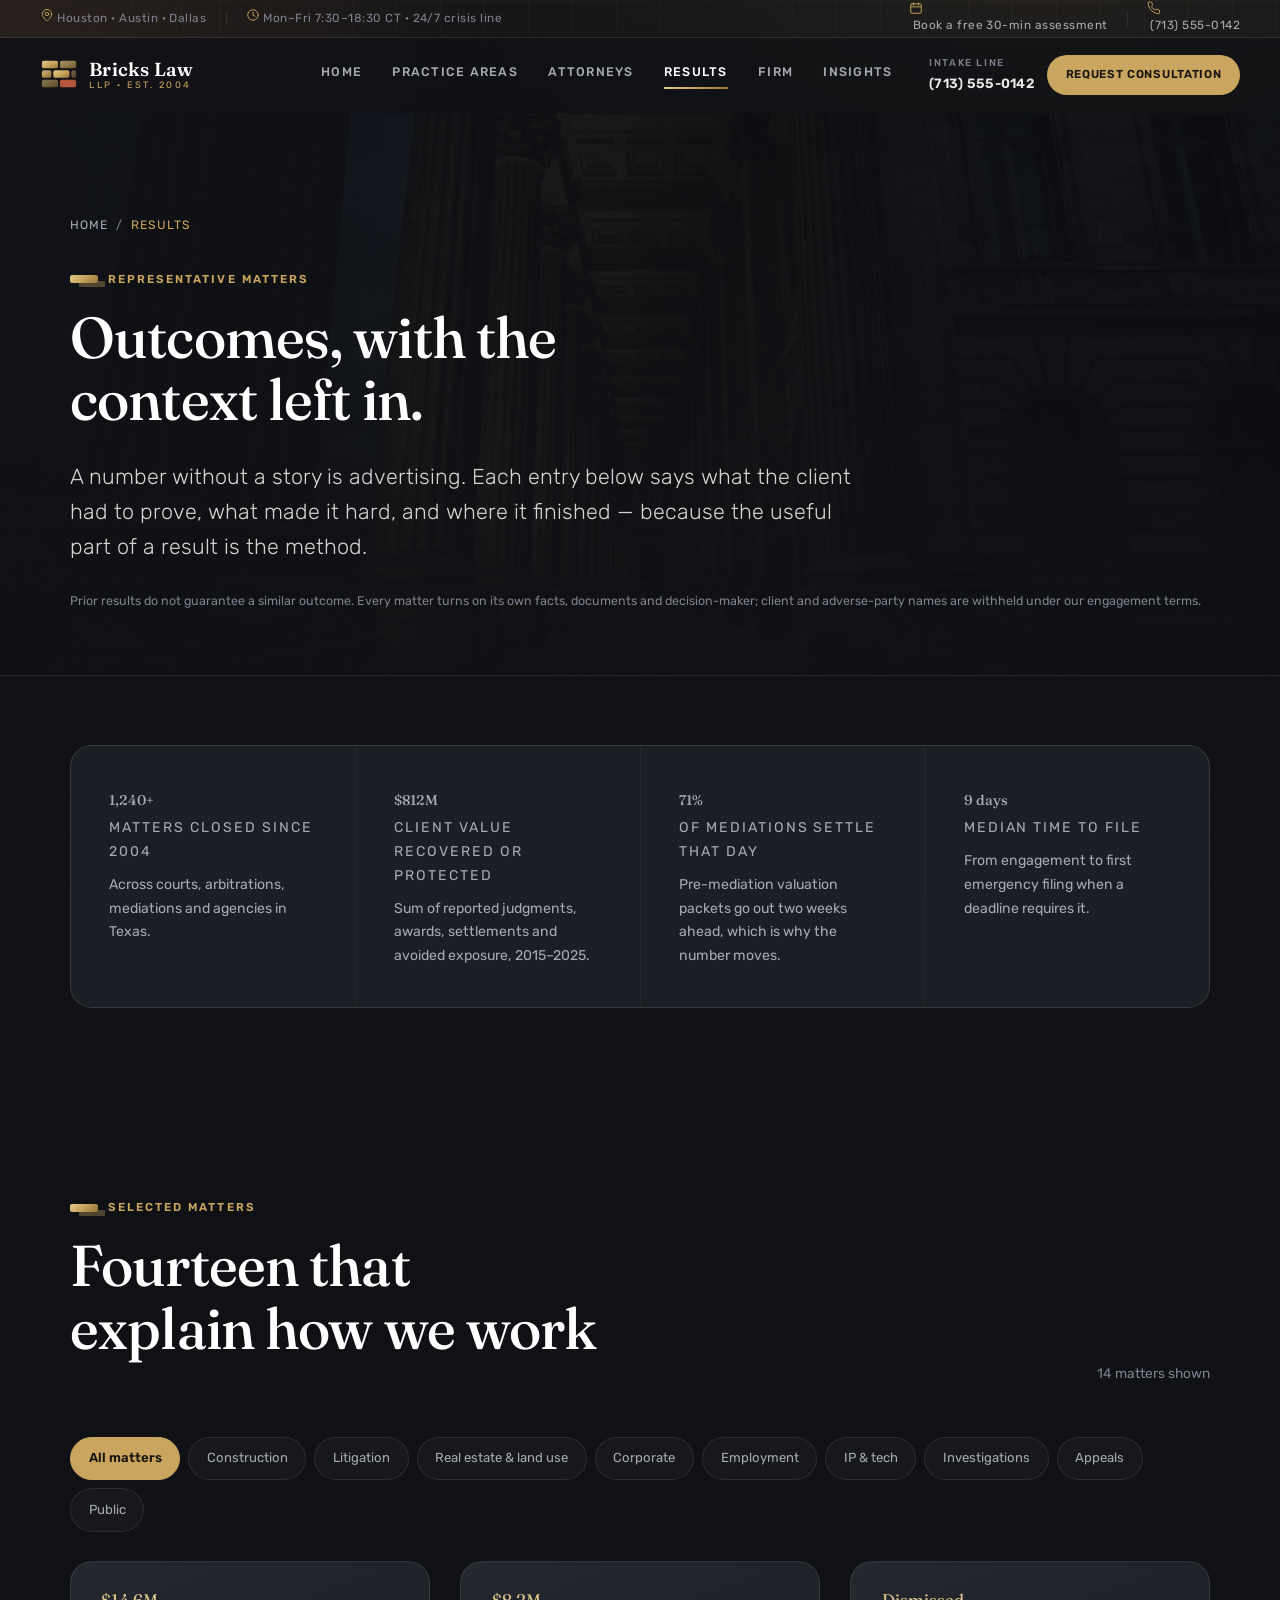
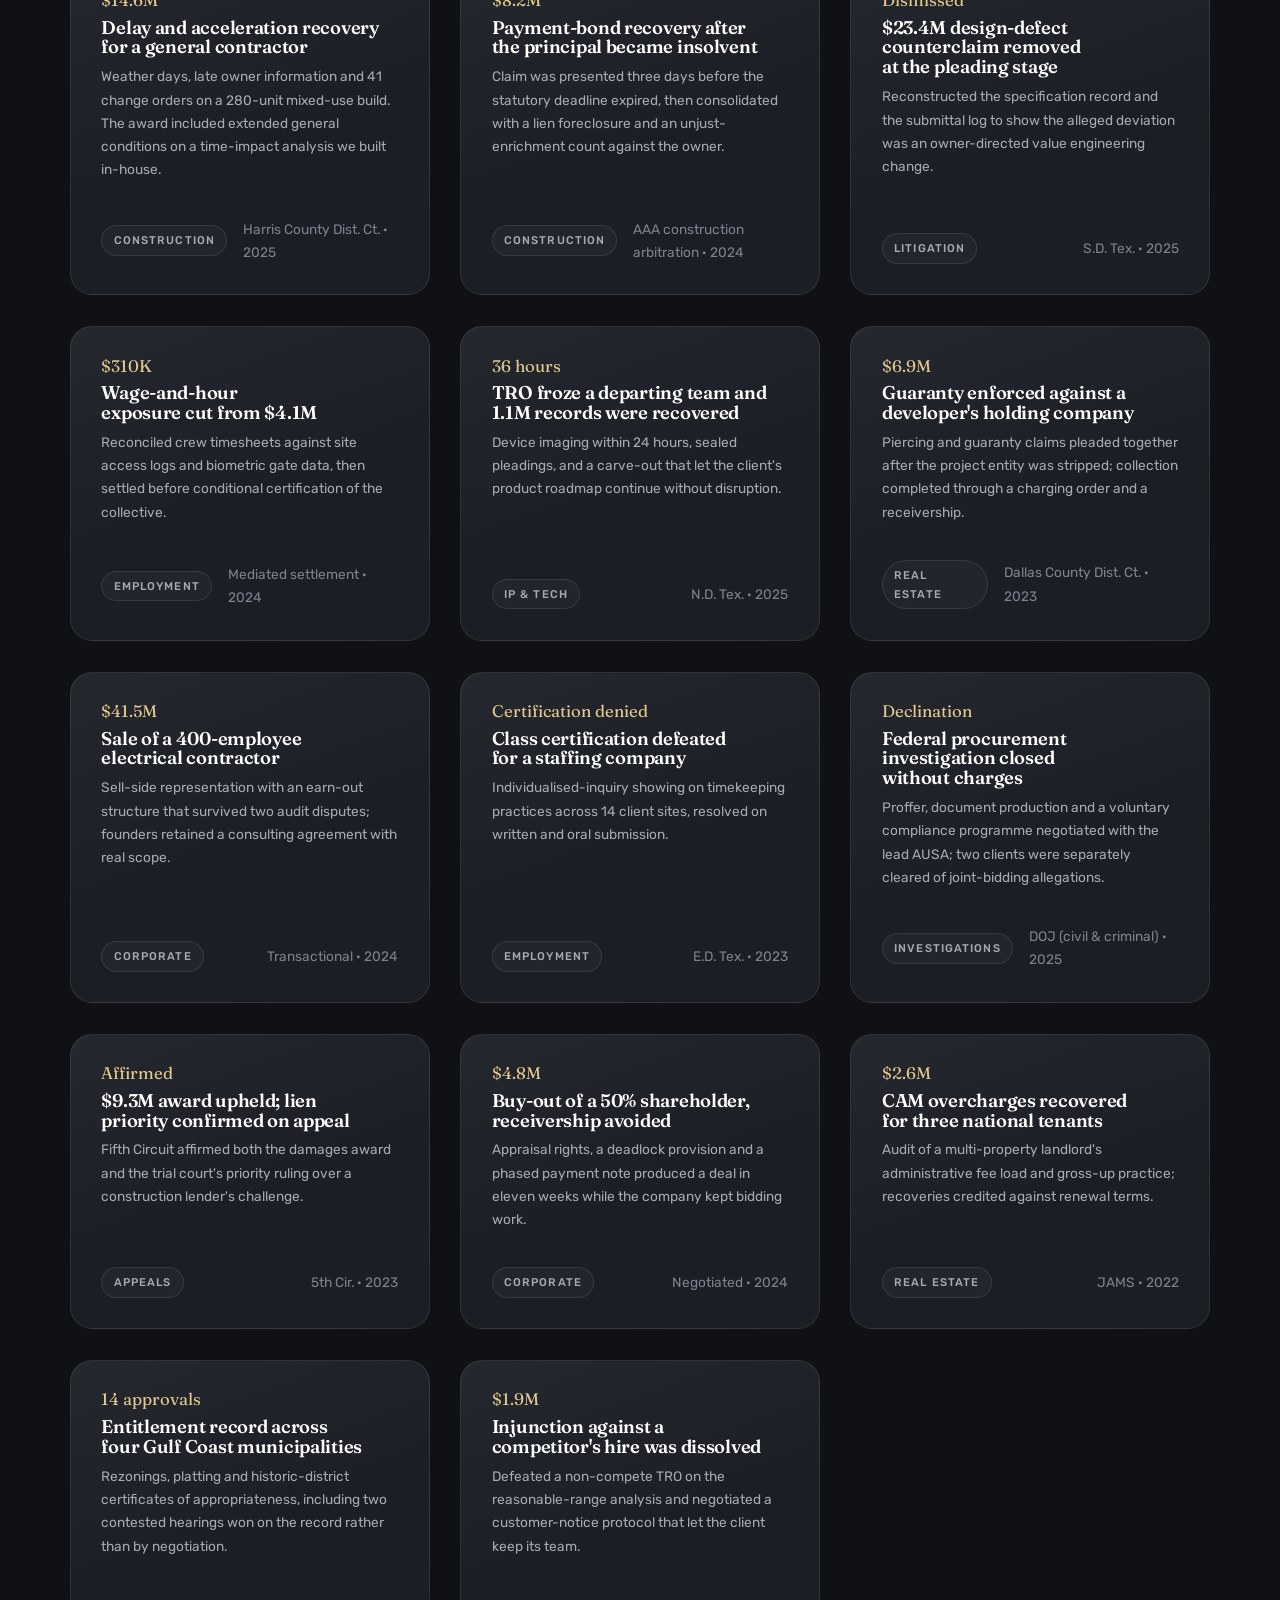
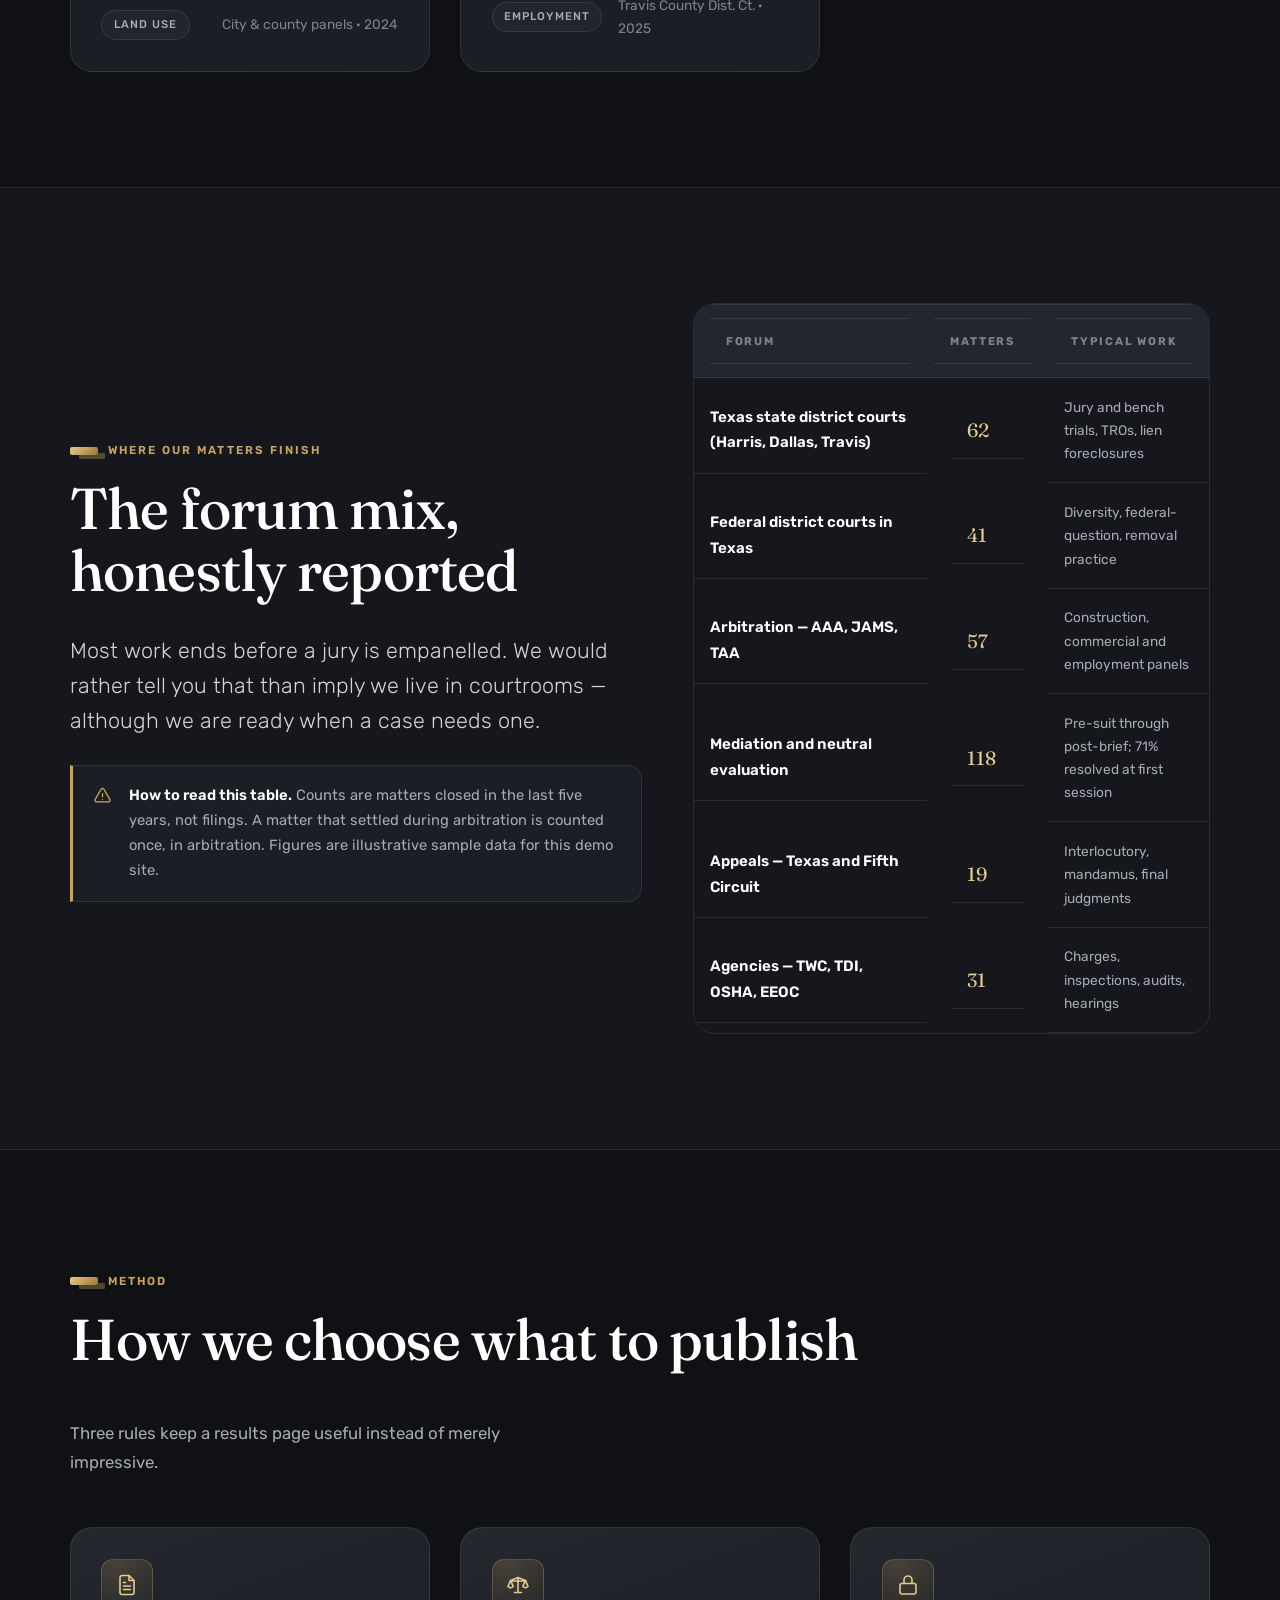
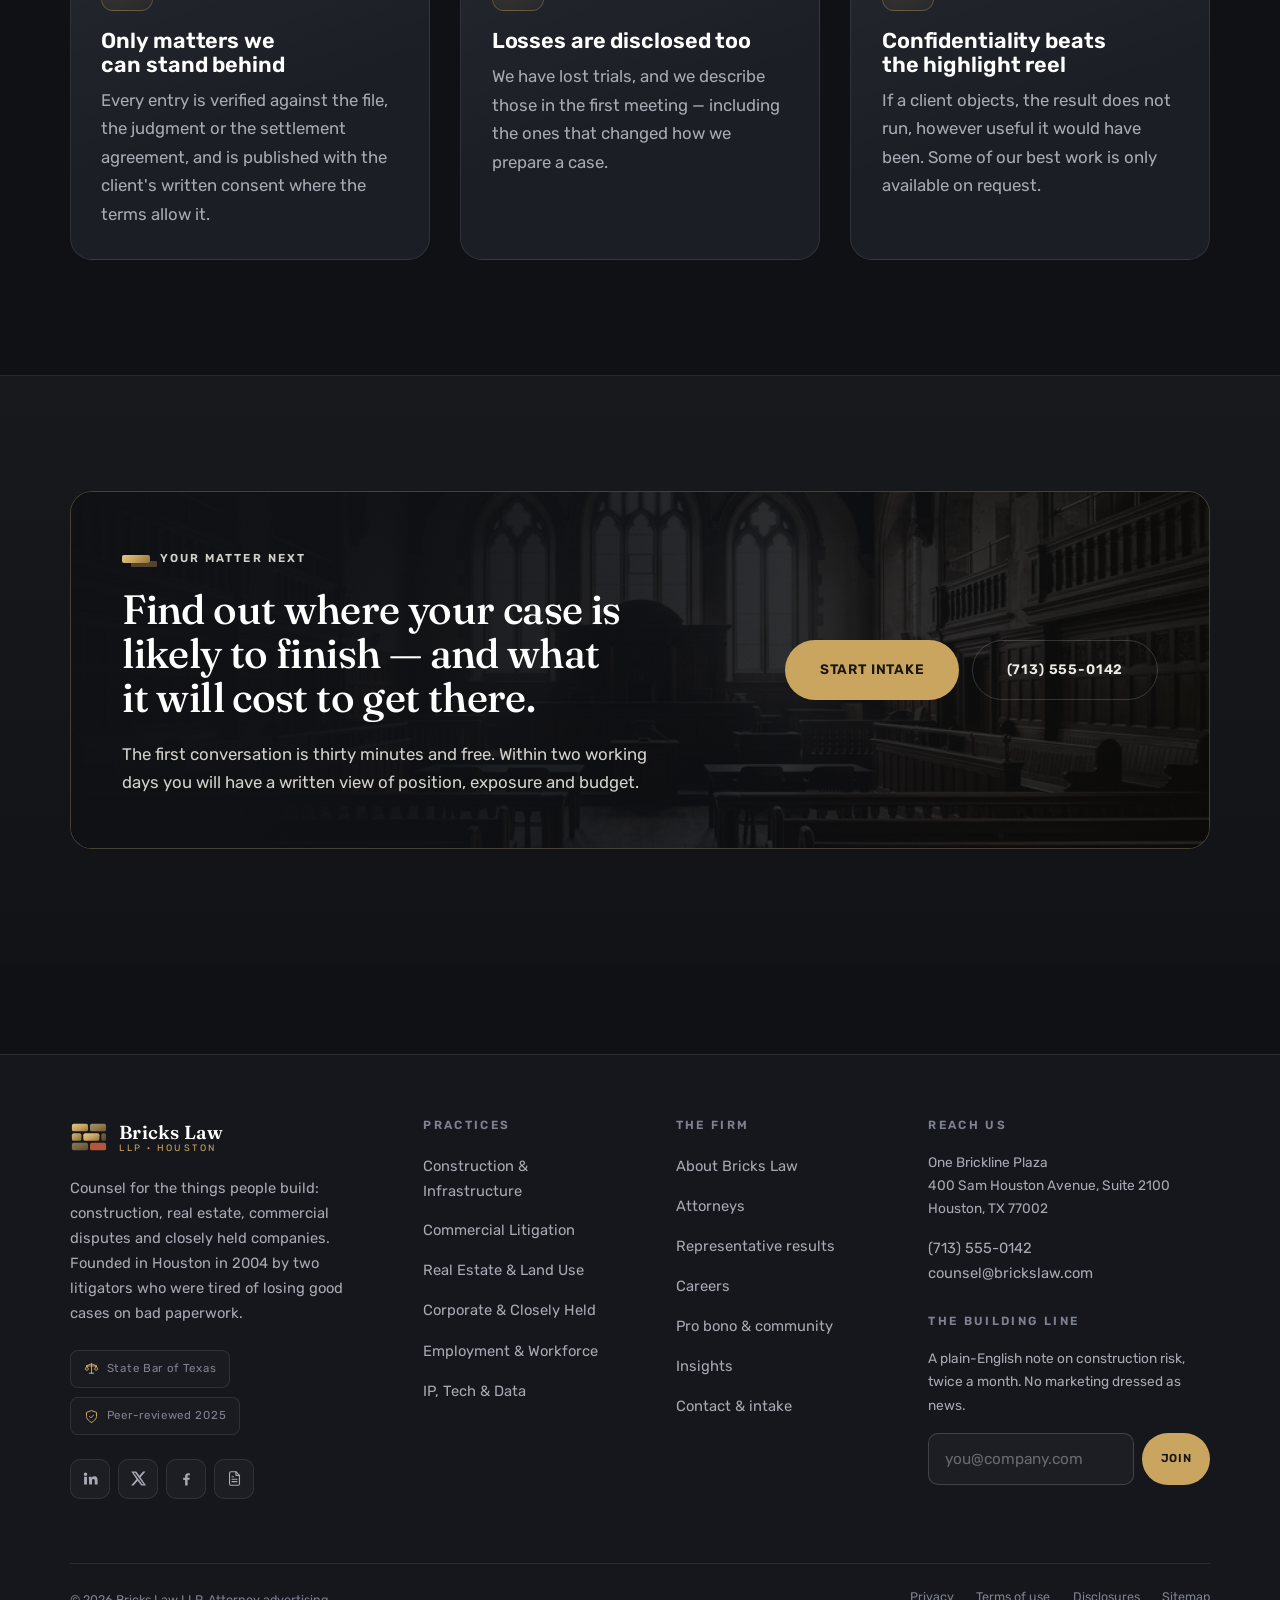
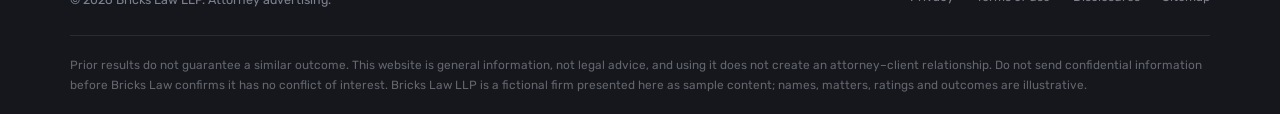
<file: results.html>
<!doctype html>
<!--
  Bricks Law LLP — sample/demo website content.
  Attorneys, matters, results and ratings on this site are illustrative
  placeholders written to demonstrate the layout. Replace with your firm's
  verified, ethics-compliant copy before publishing (see README.md).
-->
<html lang="en" class="no-js">
<head>
<meta charset="utf-8">
<meta name="viewport" content="width=device-width, initial-scale=1">
<title>Representative Results — Bricks Law LLP</title>
<meta name="description" content="Fourteen representative matters with the method behind them, plus forum data and the rules we use to decide what may be published.">
<meta name="theme-color" content="#101115">
<link rel="canonical" href="https://brickslaw.com/results.html">
<meta property="og:type" content="website">
<meta property="og:site_name" content="Bricks Law LLP">
<meta property="og:title" content="Representative Results — Bricks Law LLP">
<meta property="og:description" content="Fourteen representative matters with the method behind them, plus forum data and the rules we use to decide what may be published.">
<meta property="og:image" content="https://brickslaw.com/assets/img/og-cover.jpg">
<meta property="og:url" content="https://brickslaw.com/results.html">
<meta name="twitter:card" content="summary_large_image">
<meta name="twitter:title" content="Representative Results — Bricks Law LLP">
<meta name="twitter:description" content="Fourteen representative matters with the method behind them, plus forum data and the rules we use to decide what may be published.">
<link rel="icon" href="assets/img/favicon.svg" type="image/svg+xml">
<link rel="icon" href="assets/img/favicon-32.png" sizes="32x32">
<link rel="apple-touch-icon" href="assets/img/apple-touch-icon.png">
<link rel="preload" as="image" href="assets/img/cta-colonnade-1400.jpg" fetchpriority="high">
<link rel="preconnect" href="https://fonts.googleapis.com"><link rel="preconnect" href="https://fonts.gstatic.com" crossorigin><link rel="stylesheet" href="https://fonts.googleapis.com/css2?family=Fraunces:ital,opsz,wght@0,9..144,300..600;1,9..144,400&family=Rubik:wght@300;400;500;600&display=swap">
<link rel="stylesheet" href="assets/css/style.css">
</head>
<body>
<div class="utility-bar">
  <div class="container container-wide" style="display:flex;align-items:center;gap:1.2rem;width:100%">
    <span class="utility-hide-sm"><svg class="ico" aria-hidden="true"><use href="assets/img/sprite.svg#i-pin"/></svg>&nbsp;Houston · Austin · Dallas</span>
    <span class="utility-hide-sm sep" aria-hidden="true"></span>
    <span class="utility-hide-sm"><svg class="ico" aria-hidden="true"><use href="assets/img/sprite.svg#i-clock"/></svg>&nbsp;Mon–Fri 7:30–18:30 CT · 24/7 crisis line</span>
    <span class="spacer"></span>
    <a href="contact.html#consultation"><svg class="ico" aria-hidden="true"><use href="assets/img/sprite.svg#i-cal"/></svg>&nbsp;Book a free 30-min assessment</a>
    <span class="sep" aria-hidden="true"></span>
    <a href="tel:+17135550142"><svg class="ico" aria-hidden="true"><use href="assets/img/sprite.svg#i-phone"/></svg>&nbsp;(713) 555-0142</a>
  </div>
</div>

<header class="site-header">
  <div class="container container-wide nav-row">
    <a class="brand" href="index.html" aria-label="Bricks Law LLP — home">
      <svg class="brand-mark" viewBox="0 0 40 40" aria-hidden="true">
        <defs>
          <linearGradient id="brassMark" x1="0" y1="0" x2="1" y2="1">
            <stop offset="0" stop-color="#e3c98c"/><stop offset=".5" stop-color="#c9a55f"/><stop offset="1" stop-color="#96733a"/>
          </linearGradient>
        </defs>
        <g fill="url(#brassMark)">
          <rect x="2" y="5" width="17" height="8" rx="2"/>
          <rect x="21" y="5" width="17" height="8" rx="2" opacity=".7"/>
          <rect x="2" y="15" width="10" height="8" rx="2" opacity=".88"/>
          <rect x="14" y="15" width="17" height="8" rx="2"/>
          <rect x="33" y="15" width="5" height="8" rx="2" opacity=".45"/>
          <rect x="2" y="25" width="17" height="8" rx="2" opacity=".55"/>
          <rect x="21" y="25" width="17" height="8" rx="2" fill="#b5563a"/>
        </g>
      </svg>
      <span class="brand-name"><b>Bricks Law</b><span>LLP · Est. 2004</span></span>
    </a>

    <nav class="nav" aria-label="Primary">
      <ul>
        <li><a href="index.html" >Home</a></li>
        <li><a href="practice-areas.html">Practice areas</a></li>
        <li><a href="attorneys.html">Attorneys</a></li>
        <li><a href="results.html" aria-current="page">Results</a></li>
        <li><a href="about.html">Firm</a></li>
        <li><a href="insights.html">Insights</a></li>
      </ul>
    </nav>

    <div class="header-actions">
      <a class="header-phone" href="tel:+17135550142"><span>Intake line</span>(713) 555-0142</a>
      <a class="btn btn-sm" href="contact.html#consultation">Request consultation</a>
      <button class="nav-toggle" type="button" aria-expanded="false" aria-controls="mobile-nav" aria-label="Open menu">
        <i aria-hidden="true"></i><i aria-hidden="true"></i><i aria-hidden="true"></i>
      </button>
    </div>
  </div>
  <div class="scroll-progress" aria-hidden="true"></div>
</header>

<nav class="mobile-nav" id="mobile-nav" aria-label="Mobile">
  <div class="mobile-nav-head">
    <span class="brand" aria-hidden="true">
      <img class="brand-mark" src="assets/img/logo.svg" alt="" width="40" height="40" loading="lazy" decoding="async">
      <span class="brand-name"><b>Bricks Law</b><span>LLP</span></span>
    </span>
    <button class="nav-toggle" type="button" data-nav-close aria-label="Close menu">
      <svg class="ico" aria-hidden="true"><use href="assets/img/sprite.svg#i-close"/></svg>
    </button>
  </div>
  <ul class="nav-list">
    <li><a href="index.html" data-index="01" >Home</a></li>
    <li><a href="practice-areas.html" data-index="02">Practice areas</a></li>
    <li><a href="attorneys.html" data-index="03">Attorneys</a></li>
    <li><a href="results.html" aria-current="page" data-index="04">Results</a></li>
    <li><a href="about.html" data-index="05">The firm</a></li>
    <li><a href="insights.html" data-index="06">Insights</a></li>
    <li><a href="contact.html" data-index="07">Contact</a></li>
  </ul>
  <div class="mobile-nav-cta">
    <a class="btn btn-block" href="contact.html#consultation">Request a consultation</a>
    <a class="btn btn-ghost btn-block" href="tel:+17135550142">Call the intake line</a>
  </div>
  <div class="mobile-nav-contact">
    <p class="small dim" style="margin-bottom:.5rem">One Brickline Plaza, 400 Sam Houston Ave<br>Suite 2100, Houston, TX 77002</p>
    <a href="mailto:counsel@brickslaw.com"><svg class="ico" aria-hidden="true"><use href="assets/img/sprite.svg#i-mail"/></svg> counsel@brickslaw.com</a>
  </div>
</nav>

<main id="main">

  <section class="page-hero">
    <div class="bg" aria-hidden="true">
      <img src="assets/img/cta-colonnade-1400.jpg" alt="" width="1400" height="768" fetchpriority="high" decoding="async">
    </div>
    <div class="container">
      <nav class="breadcrumbs" aria-label="Breadcrumb"><ol style="display:flex;flex-wrap:wrap;gap:.5rem;list-style:none;margin:0;padding:0"><li><a href="index.html">Home</a></li><li aria-hidden="true">/</li><li><span aria-current="page">Results</span></li></ol></nav>
      <p class="eyebrow">Representative matters</p>
      <h1>Outcomes, with the<br>context left in.</h1>
      <p class="lead">A number without a story is advertising. Each entry below says what the client had to prove, what made it hard, and where it finished — because the useful part of a result is the method.</p>
      <p class="disclaimer" style="margin-top:1.2rem">Prior results do not guarantee a similar outcome. Every matter turns on its own facts, documents and decision-maker; client and adverse-party names are withheld under our engagement terms.</p>
    </div>
  </section>

  <section class="section section-tight" aria-labelledby="result-stats">
    <div class="container">
      <h2 id="result-stats" class="visually-hidden">Results in numbers</h2>
      <div class="stats" data-reveal>
        <div class="stat"><p class="stat-value"><span data-count-to="1240" data-count-suffix="+">0</span></p><p class="stat-label">Matters closed since 2004</p><p>Across courts, arbitrations, mediations and agencies in Texas.</p></div>
        <div class="stat"><p class="stat-value"><span data-count-to="812" data-count-prefix="$" data-count-suffix="M">0</span></p><p class="stat-label">Client value recovered or protected</p><p>Sum of reported judgments, awards, settlements and avoided exposure, 2015–2025.</p></div>
        <div class="stat"><p class="stat-value"><span data-count-to="71" data-count-suffix="%">0</span></p><p class="stat-label">Of mediations settle that day</p><p>Pre-mediation valuation packets go out two weeks ahead, which is why the number moves.</p></div>
        <div class="stat"><p class="stat-value"><span data-count-to="9" data-count-suffix=" days">0</span></p><p class="stat-label">Median time to file</p><p>From engagement to first emergency filing when a deadline requires it.</p></div>
      </div>
    </div>
  </section>

  <section class="section" aria-labelledby="matters-title">
    <div class="container">
      <div class="section-head">
        <div>
          <p class="eyebrow">Selected matters</p>
          <h2 id="matters-title">Fourteen that explain how we work</h2>
        </div>
        <div class="section-head-actions">
          <p class="small dim" style="margin:0"><span data-filter-count data-noun="matter">14 matters</span> shown</p>
        </div>
      </div>
      <div class="tabs" data-filter-group><button class="tab is-active" type="button" data-filter="all" aria-pressed="true">All matters</button><button class="tab" type="button" data-filter="construction" aria-pressed="false">Construction</button><button class="tab" type="button" data-filter="litigation" aria-pressed="false">Litigation</button><button class="tab" type="button" data-filter="realestate" aria-pressed="false">Real estate &amp; land use</button><button class="tab" type="button" data-filter="corporate" aria-pressed="false">Corporate</button><button class="tab" type="button" data-filter="employment" aria-pressed="false">Employment</button><button class="tab" type="button" data-filter="ip" aria-pressed="false">IP &amp; tech</button><button class="tab" type="button" data-filter="investigations" aria-pressed="false">Investigations</button><button class="tab" type="button" data-filter="appeals" aria-pressed="false">Appeals</button><button class="tab" type="button" data-filter="public" aria-pressed="false">Public</button></div>
      <div class="grid grid-3"><article class="card" data-filter-tags="construction"><p class="amount" style="font-family:var(--font-display);font-size:clamp(1.7rem,1.2rem+1.4vw,2.4rem);color:var(--brass-soft);line-height:1;margin:0 0 .55rem">$14.6M</p><h3 style="font-size:1.15rem;margin-bottom:.5rem">Delay and acceleration recovery for a general contractor</h3><p class="small">Weather days, late owner information and 41 change orders on a 280-unit mixed-use build. The award included extended general conditions on a time-impact analysis we built in-house.</p><div class="card-foot"><span class="tag">Construction</span><span class="small dim">Harris County Dist. Ct. · 2025</span></div></article><article class="card" data-filter-tags="construction"><p class="amount" style="font-family:var(--font-display);font-size:clamp(1.7rem,1.2rem+1.4vw,2.4rem);color:var(--brass-soft);line-height:1;margin:0 0 .55rem">$8.2M</p><h3 style="font-size:1.15rem;margin-bottom:.5rem">Payment-bond recovery after the principal became insolvent</h3><p class="small">Claim was presented three days before the statutory deadline expired, then consolidated with a lien foreclosure and an unjust-enrichment count against the owner.</p><div class="card-foot"><span class="tag">Construction</span><span class="small dim">AAA construction arbitration · 2024</span></div></article><article class="card" data-filter-tags="construction litigation"><p class="amount" style="font-family:var(--font-display);font-size:clamp(1.7rem,1.2rem+1.4vw,2.4rem);color:var(--brass-soft);line-height:1;margin:0 0 .55rem">Dismissed</p><h3 style="font-size:1.15rem;margin-bottom:.5rem">$23.4M design-defect counterclaim removed at the pleading stage</h3><p class="small">Reconstructed the specification record and the submittal log to show the alleged deviation was an owner-directed value engineering change.</p><div class="card-foot"><span class="tag">Litigation</span><span class="small dim">S.D. Tex. · 2025</span></div></article><article class="card" data-filter-tags="employment"><p class="amount" style="font-family:var(--font-display);font-size:clamp(1.7rem,1.2rem+1.4vw,2.4rem);color:var(--brass-soft);line-height:1;margin:0 0 .55rem">$310K</p><h3 style="font-size:1.15rem;margin-bottom:.5rem">Wage-and-hour exposure cut from $4.1M</h3><p class="small">Reconciled crew timesheets against site access logs and biometric gate data, then settled before conditional certification of the collective.</p><div class="card-foot"><span class="tag">Employment</span><span class="small dim">Mediated settlement · 2024</span></div></article><article class="card" data-filter-tags="ip"><p class="amount" style="font-family:var(--font-display);font-size:clamp(1.7rem,1.2rem+1.4vw,2.4rem);color:var(--brass-soft);line-height:1;margin:0 0 .55rem">36 hours</p><h3 style="font-size:1.15rem;margin-bottom:.5rem">TRO froze a departing team and 1.1M records were recovered</h3><p class="small">Device imaging within 24 hours, sealed pleadings, and a carve-out that let the client's product roadmap continue without disruption.</p><div class="card-foot"><span class="tag">IP &amp; Tech</span><span class="small dim">N.D. Tex. · 2025</span></div></article><article class="card" data-filter-tags="realestate litigation"><p class="amount" style="font-family:var(--font-display);font-size:clamp(1.7rem,1.2rem+1.4vw,2.4rem);color:var(--brass-soft);line-height:1;margin:0 0 .55rem">$6.9M</p><h3 style="font-size:1.15rem;margin-bottom:.5rem">Guaranty enforced against a developer's holding company</h3><p class="small">Piercing and guaranty claims pleaded together after the project entity was stripped; collection completed through a charging order and a receivership.</p><div class="card-foot"><span class="tag">Real estate</span><span class="small dim">Dallas County Dist. Ct. · 2023</span></div></article><article class="card" data-filter-tags="corporate"><p class="amount" style="font-family:var(--font-display);font-size:clamp(1.7rem,1.2rem+1.4vw,2.4rem);color:var(--brass-soft);line-height:1;margin:0 0 .55rem">$41.5M</p><h3 style="font-size:1.15rem;margin-bottom:.5rem">Sale of a 400-employee electrical contractor</h3><p class="small">Sell-side representation with an earn-out structure that survived two audit disputes; founders retained a consulting agreement with real scope.</p><div class="card-foot"><span class="tag">Corporate</span><span class="small dim">Transactional · 2024</span></div></article><article class="card" data-filter-tags="employment"><p class="amount" style="font-family:var(--font-display);font-size:clamp(1.7rem,1.2rem+1.4vw,2.4rem);color:var(--brass-soft);line-height:1;margin:0 0 .55rem">Certification denied</p><h3 style="font-size:1.15rem;margin-bottom:.5rem">Class certification defeated for a staffing company</h3><p class="small">Individualised-inquiry showing on timekeeping practices across 14 client sites, resolved on written and oral submission.</p><div class="card-foot"><span class="tag">Employment</span><span class="small dim">E.D. Tex. · 2023</span></div></article><article class="card" data-filter-tags="investigations"><p class="amount" style="font-family:var(--font-display);font-size:clamp(1.7rem,1.2rem+1.4vw,2.4rem);color:var(--brass-soft);line-height:1;margin:0 0 .55rem">Declination</p><h3 style="font-size:1.15rem;margin-bottom:.5rem">Federal procurement investigation closed without charges</h3><p class="small">Proffer, document production and a voluntary compliance programme negotiated with the lead AUSA; two clients were separately cleared of joint-bidding allegations.</p><div class="card-foot"><span class="tag">Investigations</span><span class="small dim">DOJ (civil &amp; criminal) · 2025</span></div></article><article class="card" data-filter-tags="appeals construction"><p class="amount" style="font-family:var(--font-display);font-size:clamp(1.7rem,1.2rem+1.4vw,2.4rem);color:var(--brass-soft);line-height:1;margin:0 0 .55rem">Affirmed</p><h3 style="font-size:1.15rem;margin-bottom:.5rem">$9.3M award upheld; lien priority confirmed on appeal</h3><p class="small">Fifth Circuit affirmed both the damages award and the trial court's priority ruling over a construction lender's challenge.</p><div class="card-foot"><span class="tag">Appeals</span><span class="small dim">5th Cir. · 2023</span></div></article><article class="card" data-filter-tags="corporate litigation"><p class="amount" style="font-family:var(--font-display);font-size:clamp(1.7rem,1.2rem+1.4vw,2.4rem);color:var(--brass-soft);line-height:1;margin:0 0 .55rem">$4.8M</p><h3 style="font-size:1.15rem;margin-bottom:.5rem">Buy-out of a 50% shareholder, receivership avoided</h3><p class="small">Appraisal rights, a deadlock provision and a phased payment note produced a deal in eleven weeks while the company kept bidding work.</p><div class="card-foot"><span class="tag">Corporate</span><span class="small dim">Negotiated · 2024</span></div></article><article class="card" data-filter-tags="realestate"><p class="amount" style="font-family:var(--font-display);font-size:clamp(1.7rem,1.2rem+1.4vw,2.4rem);color:var(--brass-soft);line-height:1;margin:0 0 .55rem">$2.6M</p><h3 style="font-size:1.15rem;margin-bottom:.5rem">CAM overcharges recovered for three national tenants</h3><p class="small">Audit of a multi-property landlord's administrative fee load and gross-up practice; recoveries credited against renewal terms.</p><div class="card-foot"><span class="tag">Real estate</span><span class="small dim">JAMS · 2022</span></div></article><article class="card" data-filter-tags="realestate public"><p class="amount" style="font-family:var(--font-display);font-size:clamp(1.7rem,1.2rem+1.4vw,2.4rem);color:var(--brass-soft);line-height:1;margin:0 0 .55rem">14 approvals</p><h3 style="font-size:1.15rem;margin-bottom:.5rem">Entitlement record across four Gulf Coast municipalities</h3><p class="small">Rezonings, platting and historic-district certificates of appropriateness, including two contested hearings won on the record rather than by negotiation.</p><div class="card-foot"><span class="tag">Land use</span><span class="small dim">City &amp; county panels · 2024</span></div></article><article class="card" data-filter-tags="employment litigation"><p class="amount" style="font-family:var(--font-display);font-size:clamp(1.7rem,1.2rem+1.4vw,2.4rem);color:var(--brass-soft);line-height:1;margin:0 0 .55rem">$1.9M</p><h3 style="font-size:1.15rem;margin-bottom:.5rem">Injunction against a competitor's hire was dissolved</h3><p class="small">Defeated a non-compete TRO on the reasonable-range analysis and negotiated a customer-notice protocol that let the client keep its team.</p><div class="card-foot"><span class="tag">Employment</span><span class="small dim">Travis County Dist. Ct. · 2025</span></div></article></div>
    </div>
  </section>

  <section class="section section-ink" aria-labelledby="forums-title">
    <div class="container split">
      <div data-reveal>
        <p class="eyebrow">Where our matters finish</p>
        <h2 id="forums-title">The forum mix, honestly reported</h2>
        <p class="lead">Most work ends before a jury is empanelled. We would rather tell you that than imply we live in courtrooms — although we are ready when a case needs one.</p>
        <div class="notice" style="margin-top:1.6rem">
          <svg class="ico" aria-hidden="true"><use href="assets/img/sprite.svg#i-alert"/></svg>
          <p style="margin:0"><b>How to read this table.</b> Counts are matters closed in the last five years, not filings. A matter that settled during arbitration is counted once, in arbitration. Figures are illustrative sample data for this demo site.</p>
        </div>
      </div>
      <div class="table-wrap" data-reveal data-reveal-delay="120">
        <table class="data-table" style="--cols:1.6fr .5fr 1.1fr">
          <caption class="visually-hidden">Forum breakdown</caption>
          <thead><tr class="tbl-head"><th scope="col">Forum</th><th scope="col">Matters</th><th scope="col">Typical work</th></tr></thead>
          <tbody><tr><td class="matter"><b>Texas state district courts (Harris, Dallas, Travis)</b></td><td class="amount" style="font-size:1.2rem">62</td><td class="small muted">Jury and bench trials, TROs, lien foreclosures</td></tr><tr><td class="matter"><b>Federal district courts in Texas</b></td><td class="amount" style="font-size:1.2rem">41</td><td class="small muted">Diversity, federal-question, removal practice</td></tr><tr><td class="matter"><b>Arbitration — AAA, JAMS, TAA</b></td><td class="amount" style="font-size:1.2rem">57</td><td class="small muted">Construction, commercial and employment panels</td></tr><tr><td class="matter"><b>Mediation and neutral evaluation</b></td><td class="amount" style="font-size:1.2rem">118</td><td class="small muted">Pre-suit through post-brief; 71% resolved at first session</td></tr><tr><td class="matter"><b>Appeals — Texas and Fifth Circuit</b></td><td class="amount" style="font-size:1.2rem">19</td><td class="small muted">Interlocutory, mandamus, final judgments</td></tr><tr><td class="matter"><b>Agencies — TWC, TDI, OSHA, EEOC</b></td><td class="amount" style="font-size:1.2rem">31</td><td class="small muted">Charges, inspections, audits, hearings</td></tr></tbody>
        </table>
      </div>
    </div>
  </section>

  <section class="section" aria-labelledby="method-title">
    <div class="container">
      <div class="section-head stacked">
        <div>
          <p class="eyebrow">Method</p>
          <h2 id="method-title">How we choose what to publish</h2>
        </div>
        <p class="section-note">Three rules keep a results page useful instead of merely impressive.</p>
      </div>
      <div class="grid grid-3">
        <article class="card"><div class="icon-tile"><svg class="ico" aria-hidden="true"><use href="assets/img/sprite.svg#i-file"/></svg></div><h4>Only matters we can stand behind</h4><p style="margin:0">Every entry is verified against the file, the judgment or the settlement agreement, and is published with the client's written consent where the terms allow it.</p></article>
        <article class="card"><div class="icon-tile"><svg class="ico" aria-hidden="true"><use href="assets/img/sprite.svg#i-scale"/></svg></div><h4>Losses are disclosed too</h4><p style="margin:0">We have lost trials, and we describe those in the first meeting — including the ones that changed how we prepare a case.</p></article>
        <article class="card"><div class="icon-tile"><svg class="ico" aria-hidden="true"><use href="assets/img/sprite.svg#i-lock"/></svg></div><h4>Confidentiality beats the highlight reel</h4><p style="margin:0">If a client objects, the result does not run, however useful it would have been. Some of our best work is only available on request.</p></article>
      </div>
    </div>
  </section>

  <section class="section section-panel">
    <div class="container">
      <div class="cta-band" data-reveal>
        <div class="bg" aria-hidden="true"><img src="assets/img/practice-litigation-900.jpg" alt="" width="1400" height="768" loading="lazy" decoding="async"></div>
        <div class="cta-band-inner">
          <div>
            <p class="eyebrow">Your matter next</p>
            <h2>Find out where your case is likely to finish — and what it will cost to get there.</h2>
            <p>The first conversation is thirty minutes and free. Within two working days you will have a written view of position, exposure and budget.</p>
          </div>
          <div class="cta-actions">
            <a class="btn btn-lg" href="contact.html#consultation">Start intake</a>
            <a class="btn btn-ghost btn-lg" href="tel:+17135550142">(713) 555-0142</a>
          </div>
        </div>
      </div>
    </div>
  </section>

</main>

<!-- ============================== FOOTER ============================== -->
<footer class="site-footer">
  <div class="container">
    <div class="footer-top">
      <div class="footer-brand">
        <a class="brand" href="index.html" style="margin-bottom:1.2rem">
          <img class="brand-mark" src="assets/img/logo.svg" alt="" width="40" height="40" loading="lazy" decoding="async">
          <span class="brand-name"><b>Bricks Law</b><span>LLP · Houston</span></span>
        </a>
        <p>Counsel for the things people build: construction, real estate, commercial disputes and closely held companies. Founded in Houston in 2004 by two litigators who were tired of losing good cases on bad paperwork.</p>
        <div class="footer-badges">
          <span class="badge-org"><svg class="ico" aria-hidden="true"><use href="assets/img/sprite.svg#i-scale"/></svg> State Bar of Texas</span>
          <span class="badge-org"><svg class="ico" aria-hidden="true"><use href="assets/img/sprite.svg#i-shield"/></svg> Peer-reviewed 2025</span>
        </div>
        <div class="social">
          <a href="https://www.linkedin.com/" rel="noopener nofollow" aria-label="Bricks Law on LinkedIn"><svg class="ico" aria-hidden="true"><use href="assets/img/sprite.svg#i-linkedin"/></svg></a>
          <a href="https://x.com/" rel="noopener nofollow" aria-label="Bricks Law on X"><svg class="ico" aria-hidden="true"><use href="assets/img/sprite.svg#i-x"/></svg></a>
          <a href="https://www.facebook.com/" rel="noopener nofollow" aria-label="Bricks Law on Facebook"><svg class="ico" aria-hidden="true"><use href="assets/img/sprite.svg#i-facebook"/></svg></a>
          <a href="insights.html" aria-label="RSS feed of firm insights"><svg class="ico" aria-hidden="true"><use href="assets/img/sprite.svg#i-file"/></svg></a>
        </div>
      </div>

      <div class="footer-col">
        <h2>Practices</h2>
        <ul>
          <li><a href="practice-areas.html#construction">Construction &amp; Infrastructure</a></li>
          <li><a href="practice-areas.html#litigation">Commercial Litigation</a></li>
          <li><a href="practice-areas.html#real-estate">Real Estate &amp; Land Use</a></li>
          <li><a href="practice-areas.html#corporate">Corporate &amp; Closely Held</a></li>
          <li><a href="practice-areas.html#employment">Employment &amp; Workforce</a></li>
          <li><a href="practice-areas.html#ip">IP, Tech &amp; Data</a></li>
        </ul>
      </div>

      <div class="footer-col">
        <h2>The firm</h2>
        <ul>
          <li><a href="about.html">About Bricks Law</a></li>
          <li><a href="attorneys.html">Attorneys</a></li>
          <li><a href="results.html">Representative results</a></li>
          <li><a href="about.html#careers">Careers</a></li>
          <li><a href="about.html#pro-bono">Pro bono &amp; community</a></li>
          <li><a href="insights.html">Insights</a></li>
          <li><a href="contact.html">Contact &amp; intake</a></li>
        </ul>
      </div>

      <div class="footer-col">
        <h2>Reach us</h2>
        <p class="small muted">One Brickline Plaza<br>400 Sam Houston Avenue, Suite 2100<br>Houston, TX 77002</p>
        <p class="small"><a href="tel:+17135550142">(713) 555-0142</a><br><a href="mailto:counsel@brickslaw.com">counsel@brickslaw.com</a></p>
        <h2 style="margin-top:1.8rem">The Building Line</h2>
        <p class="small muted">A plain-English note on construction risk, twice a month. No marketing dressed as news.</p>
        <form class="newsletter" data-validate novalidate>
          <label class="visually-hidden" for="nl-email">Email address</label>
          <input class="input" id="nl-email" name="email" type="email" placeholder="you@company.com" required autocomplete="email">
          <button class="btn btn-sm" type="submit">Join</button>
          <div class="form-status small" data-form-status role="status" aria-live="polite" style="width:100%"></div>
        </form>
      </div>
    </div>

    <div class="footer-bottom">
      <p style="margin:0">© <span data-year>2026</span> Bricks Law LLP. Attorney advertising.</p>
      <nav aria-label="Legal">
        <ul>
          <li><a href="about.html#privacy">Privacy</a></li>
          <li><a href="about.html#terms">Terms of use</a></li>
          <li><a href="about.html#disclosures">Disclosures</a></li>
          <li><a href="sitemap.html">Sitemap</a></li>
        </ul>
      </nav>
    </div>
    <p class="footer-legal">
      Prior results do not guarantee a similar outcome. This website is general information, not legal advice, and using it does not create an
      attorney–client relationship. Do not send confidential information before Bricks Law confirms it has no conflict of interest.
      Bricks Law LLP is a fictional firm presented here as sample content; names, matters, ratings and outcomes are illustrative.
    </p>
  </div>
</footer>

<div class="mobile-callbar" aria-label="Quick contact">
  <a href="tel:+17135550142"><svg class="ico" aria-hidden="true"><use href="assets/img/sprite.svg#i-phone"/></svg> Call now</a>
  <a class="primary" href="contact.html#consultation"><svg class="ico" aria-hidden="true"><use href="assets/img/sprite.svg#i-mail"/></svg> Request help</a>
</div>

<button class="to-top" type="button" aria-label="Back to top"><svg class="ico" style="width:18px;height:18px" aria-hidden="true"><use href="assets/img/sprite.svg#i-arrow-up"/></svg></button>

<script src="assets/js/site.js" defer></script>
</body>
</html>
</file>
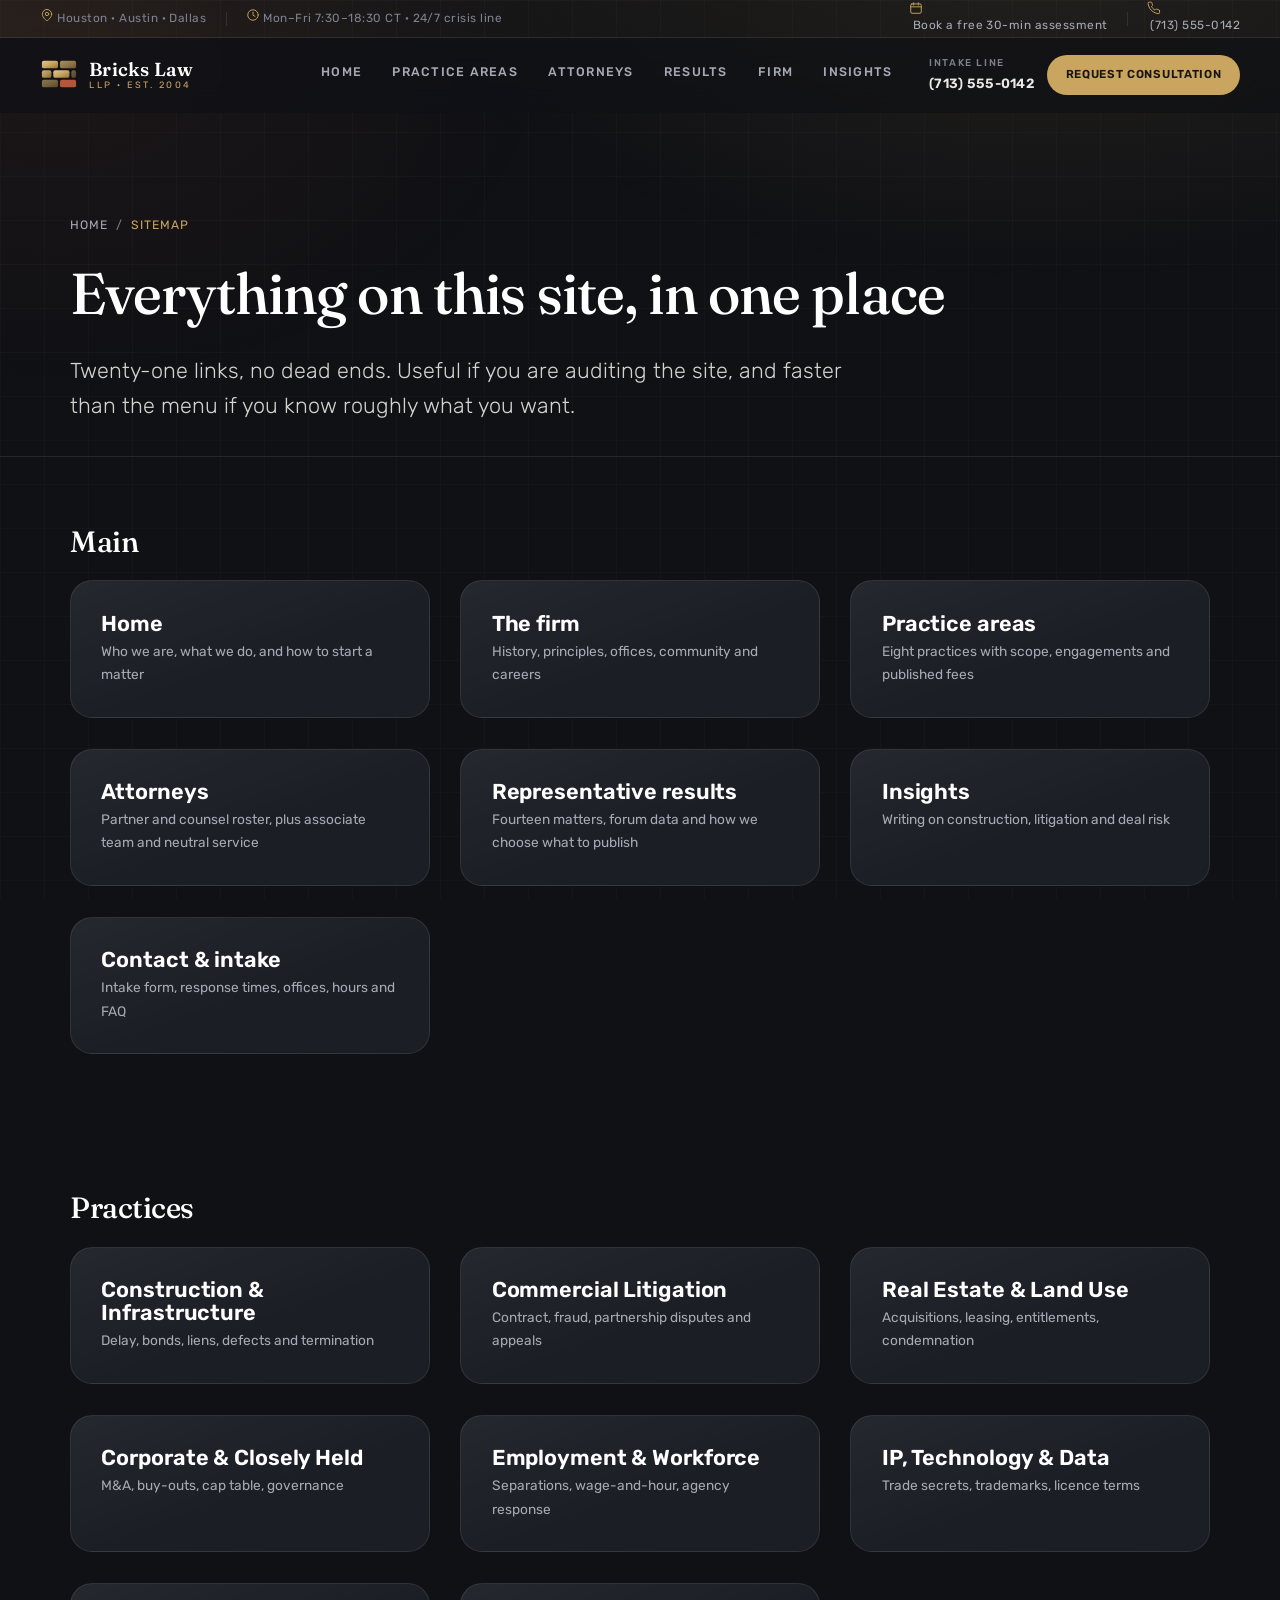
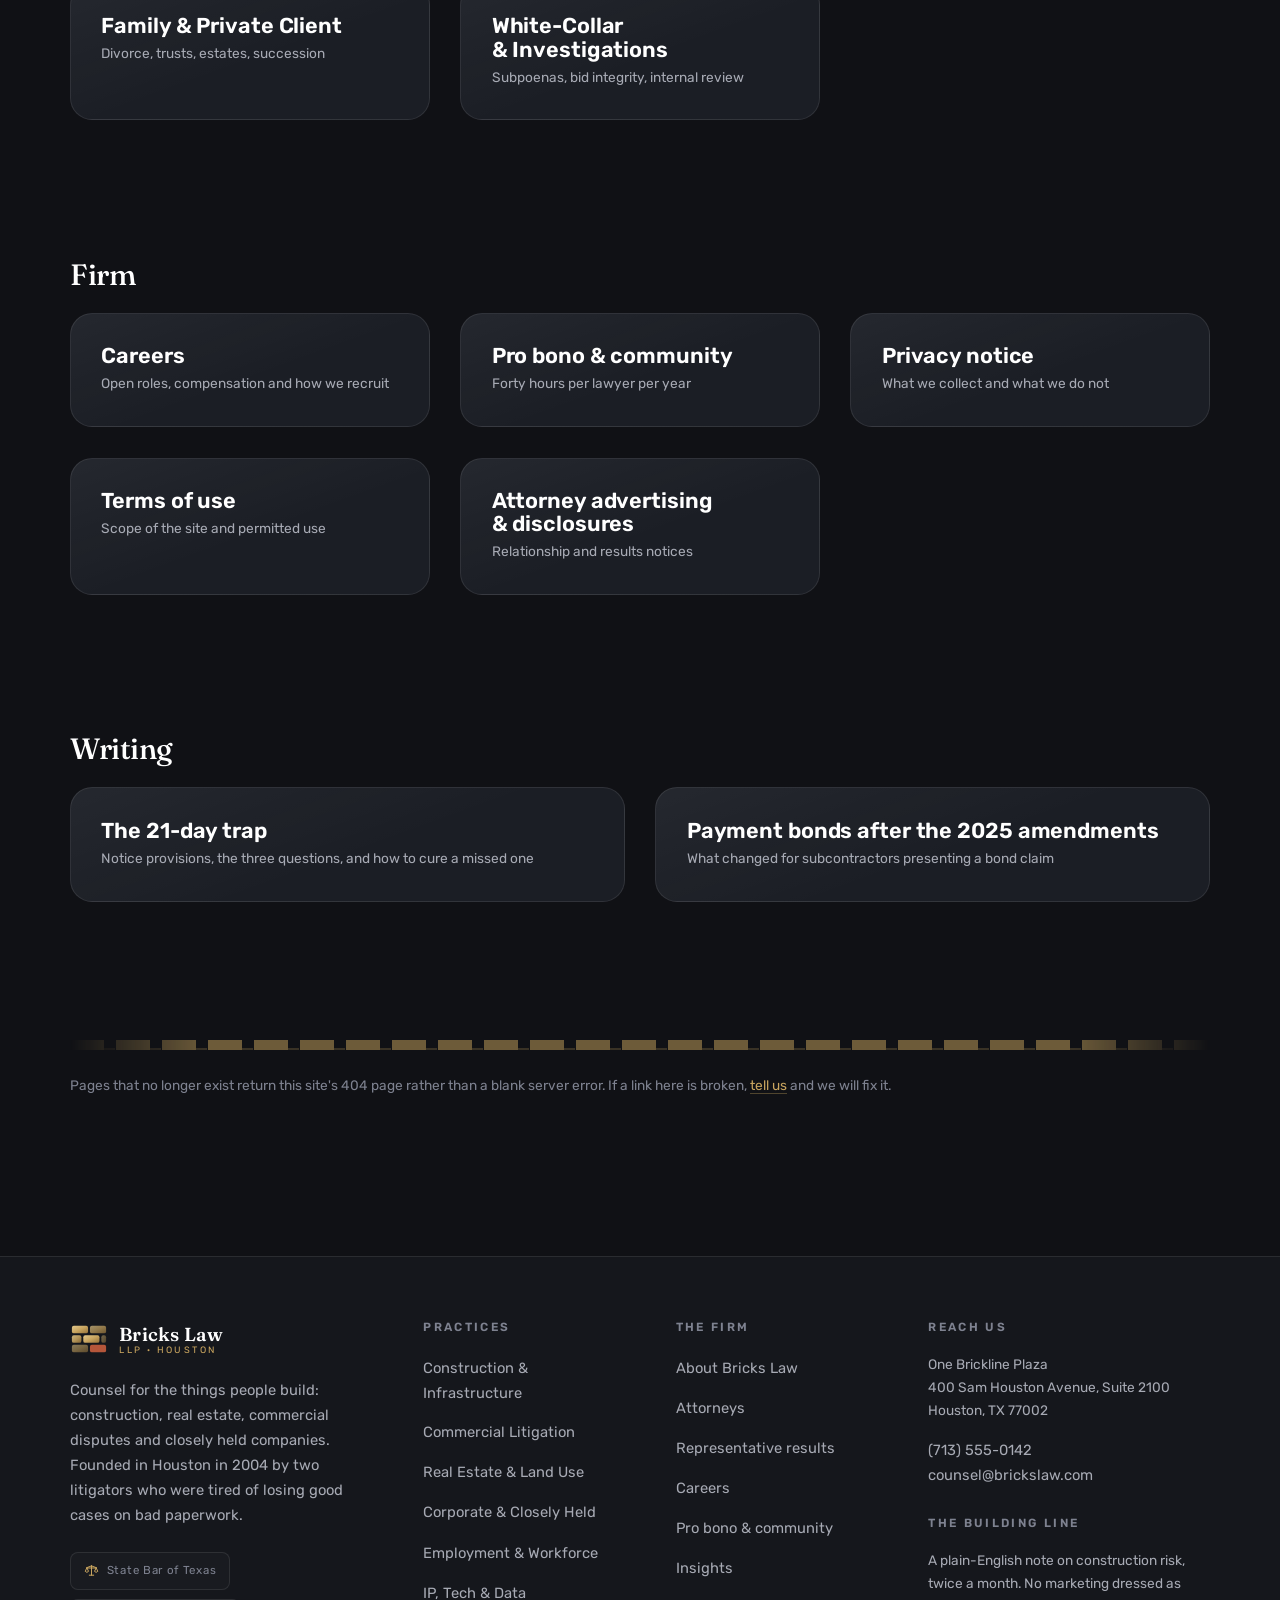
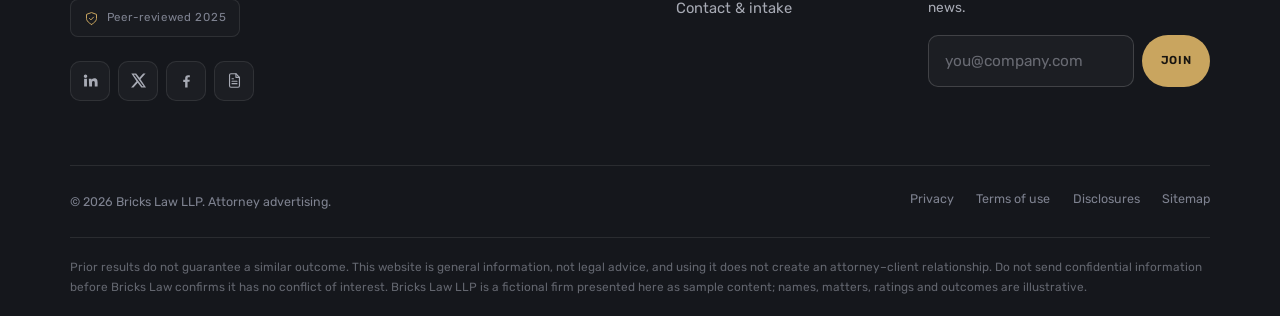
<file: sitemap.html>
<!doctype html>
<!--
  Bricks Law LLP — sample/demo website content.
  Attorneys, matters, results and ratings on this site are illustrative
  placeholders written to demonstrate the layout. Replace with your firm's
  verified, ethics-compliant copy before publishing (see README.md).
-->
<html lang="en" class="no-js">
<head>
<meta charset="utf-8">
<meta name="viewport" content="width=device-width, initial-scale=1">
<title>Sitemap — All Pages | Bricks Law LLP</title>
<meta name="description" content="Index of every page on the Bricks Law LLP website: practices, attorneys, results, insights, careers, privacy notices and disclosures.">
<meta name="theme-color" content="#101115">
<link rel="canonical" href="https://brickslaw.com/sitemap.html">
<meta property="og:type" content="website">
<meta property="og:site_name" content="Bricks Law LLP">
<meta property="og:title" content="Sitemap — All Pages | Bricks Law LLP">
<meta property="og:description" content="Index of every page on the Bricks Law LLP website: practices, attorneys, results, insights, careers, privacy notices and disclosures.">
<meta property="og:image" content="https://brickslaw.com/assets/img/og-cover.jpg">
<meta property="og:url" content="https://brickslaw.com/sitemap.html">
<meta name="twitter:card" content="summary_large_image">
<meta name="twitter:title" content="Sitemap — All Pages | Bricks Law LLP">
<meta name="twitter:description" content="Index of every page on the Bricks Law LLP website: practices, attorneys, results, insights, careers, privacy notices and disclosures.">
<link rel="icon" href="assets/img/favicon.svg" type="image/svg+xml">
<link rel="icon" href="assets/img/favicon-32.png" sizes="32x32">
<link rel="apple-touch-icon" href="assets/img/apple-touch-icon.png">

<link rel="preconnect" href="https://fonts.googleapis.com"><link rel="preconnect" href="https://fonts.gstatic.com" crossorigin><link rel="stylesheet" href="https://fonts.googleapis.com/css2?family=Fraunces:ital,opsz,wght@0,9..144,300..600;1,9..144,400&family=Rubik:wght@300;400;500;600&display=swap">
<link rel="stylesheet" href="assets/css/style.css">
</head>
<body>
<div class="utility-bar">
  <div class="container container-wide" style="display:flex;align-items:center;gap:1.2rem;width:100%">
    <span class="utility-hide-sm"><svg class="ico" aria-hidden="true"><use href="assets/img/sprite.svg#i-pin"/></svg>&nbsp;Houston · Austin · Dallas</span>
    <span class="utility-hide-sm sep" aria-hidden="true"></span>
    <span class="utility-hide-sm"><svg class="ico" aria-hidden="true"><use href="assets/img/sprite.svg#i-clock"/></svg>&nbsp;Mon–Fri 7:30–18:30 CT · 24/7 crisis line</span>
    <span class="spacer"></span>
    <a href="contact.html#consultation"><svg class="ico" aria-hidden="true"><use href="assets/img/sprite.svg#i-cal"/></svg>&nbsp;Book a free 30-min assessment</a>
    <span class="sep" aria-hidden="true"></span>
    <a href="tel:+17135550142"><svg class="ico" aria-hidden="true"><use href="assets/img/sprite.svg#i-phone"/></svg>&nbsp;(713) 555-0142</a>
  </div>
</div>

<header class="site-header">
  <div class="container container-wide nav-row">
    <a class="brand" href="index.html" aria-label="Bricks Law LLP — home">
      <svg class="brand-mark" viewBox="0 0 40 40" aria-hidden="true">
        <defs>
          <linearGradient id="brassMark" x1="0" y1="0" x2="1" y2="1">
            <stop offset="0" stop-color="#e3c98c"/><stop offset=".5" stop-color="#c9a55f"/><stop offset="1" stop-color="#96733a"/>
          </linearGradient>
        </defs>
        <g fill="url(#brassMark)">
          <rect x="2" y="5" width="17" height="8" rx="2"/>
          <rect x="21" y="5" width="17" height="8" rx="2" opacity=".7"/>
          <rect x="2" y="15" width="10" height="8" rx="2" opacity=".88"/>
          <rect x="14" y="15" width="17" height="8" rx="2"/>
          <rect x="33" y="15" width="5" height="8" rx="2" opacity=".45"/>
          <rect x="2" y="25" width="17" height="8" rx="2" opacity=".55"/>
          <rect x="21" y="25" width="17" height="8" rx="2" fill="#b5563a"/>
        </g>
      </svg>
      <span class="brand-name"><b>Bricks Law</b><span>LLP · Est. 2004</span></span>
    </a>

    <nav class="nav" aria-label="Primary">
      <ul>
        <li><a href="index.html" >Home</a></li>
        <li><a href="practice-areas.html">Practice areas</a></li>
        <li><a href="attorneys.html">Attorneys</a></li>
        <li><a href="results.html">Results</a></li>
        <li><a href="about.html">Firm</a></li>
        <li><a href="insights.html">Insights</a></li>
      </ul>
    </nav>

    <div class="header-actions">
      <a class="header-phone" href="tel:+17135550142"><span>Intake line</span>(713) 555-0142</a>
      <a class="btn btn-sm" href="contact.html#consultation">Request consultation</a>
      <button class="nav-toggle" type="button" aria-expanded="false" aria-controls="mobile-nav" aria-label="Open menu">
        <i aria-hidden="true"></i><i aria-hidden="true"></i><i aria-hidden="true"></i>
      </button>
    </div>
  </div>
  <div class="scroll-progress" aria-hidden="true"></div>
</header>

<nav class="mobile-nav" id="mobile-nav" aria-label="Mobile">
  <div class="mobile-nav-head">
    <span class="brand" aria-hidden="true">
      <img class="brand-mark" src="assets/img/logo.svg" alt="" width="40" height="40" loading="lazy" decoding="async">
      <span class="brand-name"><b>Bricks Law</b><span>LLP</span></span>
    </span>
    <button class="nav-toggle" type="button" data-nav-close aria-label="Close menu">
      <svg class="ico" aria-hidden="true"><use href="assets/img/sprite.svg#i-close"/></svg>
    </button>
  </div>
  <ul class="nav-list">
    <li><a href="index.html" data-index="01" >Home</a></li>
    <li><a href="practice-areas.html" data-index="02">Practice areas</a></li>
    <li><a href="attorneys.html" data-index="03">Attorneys</a></li>
    <li><a href="results.html" data-index="04">Results</a></li>
    <li><a href="about.html" data-index="05">The firm</a></li>
    <li><a href="insights.html" data-index="06">Insights</a></li>
    <li><a href="contact.html" data-index="07">Contact</a></li>
  </ul>
  <div class="mobile-nav-cta">
    <a class="btn btn-block" href="contact.html#consultation">Request a consultation</a>
    <a class="btn btn-ghost btn-block" href="tel:+17135550142">Call the intake line</a>
  </div>
  <div class="mobile-nav-contact">
    <p class="small dim" style="margin-bottom:.5rem">One Brickline Plaza, 400 Sam Houston Ave<br>Suite 2100, Houston, TX 77002</p>
    <a href="mailto:counsel@brickslaw.com"><svg class="ico" aria-hidden="true"><use href="assets/img/sprite.svg#i-mail"/></svg> counsel@brickslaw.com</a>
  </div>
</nav>

<main id="main">

  <section class="page-hero" style="padding-block-end:2rem">
    <div class="container">
      <nav class="breadcrumbs" aria-label="Breadcrumb"><ol style="display:flex;gap:.5rem;list-style:none;margin:0;padding:0"><li><a href="index.html">Home</a></li><li aria-hidden="true">/</li><li><span aria-current="page">Sitemap</span></li></ol></nav>
      <h1>Everything on this site, in one place</h1>
      <p class="lead">Twenty-one links, no dead ends. Useful if you are auditing the site, and faster than the menu if you know roughly what you want.</p>
    </div>
  </section>

  <section class="section section-tight" aria-labelledby="sm-0">
    <div class="container">
      <h2 id="sm-0" style="font-size:var(--step-2)">Main</h2>
      <div class="grid grid-3" style="margin-top:1.4rem"><a class="card card-link" href="index.html"><h4 style="margin-bottom:.3rem">Home</h4><p class="small" style="margin:0">Who we are, what we do, and how to start a matter</p></a><a class="card card-link" href="about.html"><h4 style="margin-bottom:.3rem">The firm</h4><p class="small" style="margin:0">History, principles, offices, community and careers</p></a><a class="card card-link" href="practice-areas.html"><h4 style="margin-bottom:.3rem">Practice areas</h4><p class="small" style="margin:0">Eight practices with scope, engagements and published fees</p></a><a class="card card-link" href="attorneys.html"><h4 style="margin-bottom:.3rem">Attorneys</h4><p class="small" style="margin:0">Partner and counsel roster, plus associate team and neutral service</p></a><a class="card card-link" href="results.html"><h4 style="margin-bottom:.3rem">Representative results</h4><p class="small" style="margin:0">Fourteen matters, forum data and how we choose what to publish</p></a><a class="card card-link" href="insights.html"><h4 style="margin-bottom:.3rem">Insights</h4><p class="small" style="margin:0">Writing on construction, litigation and deal risk</p></a><a class="card card-link" href="contact.html"><h4 style="margin-bottom:.3rem">Contact &amp; intake</h4><p class="small" style="margin:0">Intake form, response times, offices, hours and FAQ</p></a></div>
    </div>
  </section>
  <section class="section section-tight" aria-labelledby="sm-1">
    <div class="container">
      <h2 id="sm-1" style="font-size:var(--step-2)">Practices</h2>
      <div class="grid grid-3" style="margin-top:1.4rem"><a class="card card-link" href="practice-areas.html#construction"><h4 style="margin-bottom:.3rem">Construction &amp; Infrastructure</h4><p class="small" style="margin:0">Delay, bonds, liens, defects and termination</p></a><a class="card card-link" href="practice-areas.html#litigation"><h4 style="margin-bottom:.3rem">Commercial Litigation</h4><p class="small" style="margin:0">Contract, fraud, partnership disputes and appeals</p></a><a class="card card-link" href="practice-areas.html#real-estate"><h4 style="margin-bottom:.3rem">Real Estate &amp; Land Use</h4><p class="small" style="margin:0">Acquisitions, leasing, entitlements, condemnation</p></a><a class="card card-link" href="practice-areas.html#corporate"><h4 style="margin-bottom:.3rem">Corporate &amp; Closely Held</h4><p class="small" style="margin:0">M&amp;A, buy-outs, cap table, governance</p></a><a class="card card-link" href="practice-areas.html#employment"><h4 style="margin-bottom:.3rem">Employment &amp; Workforce</h4><p class="small" style="margin:0">Separations, wage-and-hour, agency response</p></a><a class="card card-link" href="practice-areas.html#ip"><h4 style="margin-bottom:.3rem">IP, Technology &amp; Data</h4><p class="small" style="margin:0">Trade secrets, trademarks, licence terms</p></a><a class="card card-link" href="practice-areas.html#family"><h4 style="margin-bottom:.3rem">Family &amp; Private Client</h4><p class="small" style="margin:0">Divorce, trusts, estates, succession</p></a><a class="card card-link" href="practice-areas.html#investigations"><h4 style="margin-bottom:.3rem">White-Collar &amp; Investigations</h4><p class="small" style="margin:0">Subpoenas, bid integrity, internal review</p></a></div>
    </div>
  </section>
  <section class="section section-tight" aria-labelledby="sm-2">
    <div class="container">
      <h2 id="sm-2" style="font-size:var(--step-2)">Firm</h2>
      <div class="grid grid-3" style="margin-top:1.4rem"><a class="card card-link" href="about.html#careers"><h4 style="margin-bottom:.3rem">Careers</h4><p class="small" style="margin:0">Open roles, compensation and how we recruit</p></a><a class="card card-link" href="about.html#pro-bono"><h4 style="margin-bottom:.3rem">Pro bono &amp; community</h4><p class="small" style="margin:0">Forty hours per lawyer per year</p></a><a class="card card-link" href="about.html#privacy"><h4 style="margin-bottom:.3rem">Privacy notice</h4><p class="small" style="margin:0">What we collect and what we do not</p></a><a class="card card-link" href="about.html#terms"><h4 style="margin-bottom:.3rem">Terms of use</h4><p class="small" style="margin:0">Scope of the site and permitted use</p></a><a class="card card-link" href="about.html#disclosures"><h4 style="margin-bottom:.3rem">Attorney advertising &amp; disclosures</h4><p class="small" style="margin:0">Relationship and results notices</p></a></div>
    </div>
  </section>
  <section class="section section-tight" aria-labelledby="sm-3">
    <div class="container">
      <h2 id="sm-3" style="font-size:var(--step-2)">Writing</h2>
      <div class="grid grid-3" style="margin-top:1.4rem"><a class="card card-link" href="insight-notice-provisions.html"><h4 style="margin-bottom:.3rem">The 21-day trap</h4><p class="small" style="margin:0">Notice provisions, the three questions, and how to cure a missed one</p></a><a class="card card-link" href="insight-payment-bonds.html"><h4 style="margin-bottom:.3rem">Payment bonds after the 2025 amendments</h4><p class="small" style="margin:0">What changed for subcontractors presenting a bond claim</p></a></div>
    </div>
  </section>
  <section class="section section-tight">
    <div class="container">
      <hr class="brick-rule" aria-hidden="true">
      <p class="small dim" style="margin-top:1.5rem">Pages that no longer exist return this site's 404 page rather than a blank server error. If a link here is broken, <a href="mailto:access@brickslaw.com">tell us</a> and we will fix it.</p>
    </div>
  </section>

</main>

<!-- ============================== FOOTER ============================== -->
<footer class="site-footer">
  <div class="container">
    <div class="footer-top">
      <div class="footer-brand">
        <a class="brand" href="index.html" style="margin-bottom:1.2rem">
          <img class="brand-mark" src="assets/img/logo.svg" alt="" width="40" height="40" loading="lazy" decoding="async">
          <span class="brand-name"><b>Bricks Law</b><span>LLP · Houston</span></span>
        </a>
        <p>Counsel for the things people build: construction, real estate, commercial disputes and closely held companies. Founded in Houston in 2004 by two litigators who were tired of losing good cases on bad paperwork.</p>
        <div class="footer-badges">
          <span class="badge-org"><svg class="ico" aria-hidden="true"><use href="assets/img/sprite.svg#i-scale"/></svg> State Bar of Texas</span>
          <span class="badge-org"><svg class="ico" aria-hidden="true"><use href="assets/img/sprite.svg#i-shield"/></svg> Peer-reviewed 2025</span>
        </div>
        <div class="social">
          <a href="https://www.linkedin.com/" rel="noopener nofollow" aria-label="Bricks Law on LinkedIn"><svg class="ico" aria-hidden="true"><use href="assets/img/sprite.svg#i-linkedin"/></svg></a>
          <a href="https://x.com/" rel="noopener nofollow" aria-label="Bricks Law on X"><svg class="ico" aria-hidden="true"><use href="assets/img/sprite.svg#i-x"/></svg></a>
          <a href="https://www.facebook.com/" rel="noopener nofollow" aria-label="Bricks Law on Facebook"><svg class="ico" aria-hidden="true"><use href="assets/img/sprite.svg#i-facebook"/></svg></a>
          <a href="insights.html" aria-label="RSS feed of firm insights"><svg class="ico" aria-hidden="true"><use href="assets/img/sprite.svg#i-file"/></svg></a>
        </div>
      </div>

      <div class="footer-col">
        <h2>Practices</h2>
        <ul>
          <li><a href="practice-areas.html#construction">Construction &amp; Infrastructure</a></li>
          <li><a href="practice-areas.html#litigation">Commercial Litigation</a></li>
          <li><a href="practice-areas.html#real-estate">Real Estate &amp; Land Use</a></li>
          <li><a href="practice-areas.html#corporate">Corporate &amp; Closely Held</a></li>
          <li><a href="practice-areas.html#employment">Employment &amp; Workforce</a></li>
          <li><a href="practice-areas.html#ip">IP, Tech &amp; Data</a></li>
        </ul>
      </div>

      <div class="footer-col">
        <h2>The firm</h2>
        <ul>
          <li><a href="about.html">About Bricks Law</a></li>
          <li><a href="attorneys.html">Attorneys</a></li>
          <li><a href="results.html">Representative results</a></li>
          <li><a href="about.html#careers">Careers</a></li>
          <li><a href="about.html#pro-bono">Pro bono &amp; community</a></li>
          <li><a href="insights.html">Insights</a></li>
          <li><a href="contact.html">Contact &amp; intake</a></li>
        </ul>
      </div>

      <div class="footer-col">
        <h2>Reach us</h2>
        <p class="small muted">One Brickline Plaza<br>400 Sam Houston Avenue, Suite 2100<br>Houston, TX 77002</p>
        <p class="small"><a href="tel:+17135550142">(713) 555-0142</a><br><a href="mailto:counsel@brickslaw.com">counsel@brickslaw.com</a></p>
        <h2 style="margin-top:1.8rem">The Building Line</h2>
        <p class="small muted">A plain-English note on construction risk, twice a month. No marketing dressed as news.</p>
        <form class="newsletter" data-validate novalidate>
          <label class="visually-hidden" for="nl-email">Email address</label>
          <input class="input" id="nl-email" name="email" type="email" placeholder="you@company.com" required autocomplete="email">
          <button class="btn btn-sm" type="submit">Join</button>
          <div class="form-status small" data-form-status role="status" aria-live="polite" style="width:100%"></div>
        </form>
      </div>
    </div>

    <div class="footer-bottom">
      <p style="margin:0">© <span data-year>2026</span> Bricks Law LLP. Attorney advertising.</p>
      <nav aria-label="Legal">
        <ul>
          <li><a href="about.html#privacy">Privacy</a></li>
          <li><a href="about.html#terms">Terms of use</a></li>
          <li><a href="about.html#disclosures">Disclosures</a></li>
          <li><a href="sitemap.html">Sitemap</a></li>
        </ul>
      </nav>
    </div>
    <p class="footer-legal">
      Prior results do not guarantee a similar outcome. This website is general information, not legal advice, and using it does not create an
      attorney–client relationship. Do not send confidential information before Bricks Law confirms it has no conflict of interest.
      Bricks Law LLP is a fictional firm presented here as sample content; names, matters, ratings and outcomes are illustrative.
    </p>
  </div>
</footer>

<div class="mobile-callbar" aria-label="Quick contact">
  <a href="tel:+17135550142"><svg class="ico" aria-hidden="true"><use href="assets/img/sprite.svg#i-phone"/></svg> Call now</a>
  <a class="primary" href="contact.html#consultation"><svg class="ico" aria-hidden="true"><use href="assets/img/sprite.svg#i-mail"/></svg> Request help</a>
</div>

<button class="to-top" type="button" aria-label="Back to top"><svg class="ico" style="width:18px;height:18px" aria-hidden="true"><use href="assets/img/sprite.svg#i-arrow-up"/></svg></button>

<script src="assets/js/site.js" defer></script>
</body>
</html>
</file>
<file: assets/css/style.css>
/* ==========================================================================
   Bricks Law LLP — site stylesheet
   --------------------------------------------------------------------------
   Replaces the legacy template stylesheet (bootstrap + untree_co classes).
   Sections:
     01. Tokens            07. Hero            13. Testimonials
     02. Reset / base      08. Ticker          14. Matters & results
     03. Typography        09. Section head     15. Insights
     04. Utilities         10. Cards           16. CTA band
     05. Buttons & links   11. Stats            17. Forms
     06. Header / nav      12. Split media      18. Footer
     19. Accordion & tabs  20. Page hero        21. Motion / print / a11y
   ========================================================================== */

/* ---------- 01. Tokens ---------------------------------------------------- */
:root {
  /* Surfaces */
  --ink-900: #101115;
  --ink-800: #15171c;
  --ink-700: #1b1e25;
  --ink-600: #22262f;
  --ink-500: #2c313c;
  --line: rgba(255, 255, 255, .09);
  --line-strong: rgba(255, 255, 255, .16);

  /* Text */
  --fg: #eceae5;
  --fg-muted: #a7aab4;
  --fg-dim: #7e8290;

  /* Brand */
  --brass: #c9a55f;
  --brass-soft: #e3c98c;
  --brass-deep: #96733a;
  --clay: #b5563a;
  --sage: #7f9a86;

  /* Gradients / effects */
  --grad-brass: linear-gradient(135deg, var(--brass-soft), var(--brass) 45%, var(--brass-deep));
  --grad-veil: linear-gradient(to bottom, rgba(16, 17, 21, .55), rgba(16, 17, 21, .86));
  --grad-panel: linear-gradient(160deg, rgba(255, 255, 255, .045), rgba(255, 255, 255, 0) 55%);
  --shadow-sm: 0 1px 2px rgba(0, 0, 0, .4);
  --shadow-md: 0 18px 40px -22px rgba(0, 0, 0, .75);
  --shadow-lg: 0 40px 90px -45px rgba(0, 0, 0, .9);
  --ring: 0 0 0 2px var(--ink-900), 0 0 0 4px var(--brass);

  /* Fluid type scale */
  --step--1: clamp(.78rem, .76rem + .12vw, .86rem);
  --step-0: clamp(.95rem, .92rem + .18vw, 1.05rem);
  --step-1: clamp(1.1rem, 1.02rem + .42vw, 1.35rem);
  --step-2: clamp(1.35rem, 1.18rem + .82vw, 1.85rem);
  --step-3: clamp(1.65rem, 1.32rem + 1.55vw, 2.6rem);
  --step-4: clamp(2rem, 1.4rem + 2.85vw, 3.6rem);
  --step-5: clamp(2.4rem, 1.35rem + 4.6vw, 4.9rem);

  /* Rhythm */
  --container: 1220px;
  --gutter: clamp(1.15rem, 4vw, 2.5rem);
  --section-y: clamp(3.75rem, 2.4rem + 6vw, 8rem);
  --radius: 14px;
  --radius-lg: 22px;
  --radius-pill: 999px;

  --font-display: "Fraunces", "Iowan Old Style", Georgia, "Times New Roman", serif;
  --font-body: "Rubik", -apple-system, BlinkMacSystemFont, "Segoe UI", Roboto, "Helvetica Neue", Arial, sans-serif;

  --ease: cubic-bezier(.22, .61, .36, 1);
  --dur: .45s;
  --header-h: 74px;
}

/* ---------- 02. Reset / base --------------------------------------------- */
*, *::before, *::after { box-sizing: border-box; }

html { -webkit-text-size-adjust: 100%; scroll-behavior: smooth; scroll-padding-top: calc(var(--header-h) + 1rem); }

body {
  margin: 0;
  background: var(--ink-900);
  color: var(--fg);
  font-family: var(--font-body);
  font-size: var(--step-0);
  line-height: 1.7;
  font-weight: 400;
  -webkit-font-smoothing: antialiased;
  text-rendering: optimizeLegibility;
  overflow-x: hidden;
}

/* Ambient field: fine brick-course grid + warm glow, fixed so it reads as depth */
body::before {
  content: "";
  position: fixed;
  inset: 0;
  z-index: -2;
  pointer-events: none;
  background:
    radial-gradient(1100px 620px at 82% -10%, rgba(201, 165, 95, .12), transparent 60%),
    radial-gradient(760px 480px at 4% 8%, rgba(181, 86, 58, .07), transparent 65%),
    linear-gradient(rgba(255, 255, 255, .018) 1px, transparent 1px) 0 0 / 100% 44px,
    linear-gradient(90deg, rgba(255, 255, 255, .018) 1px, transparent 1px) 0 0 / 44px 100%;
}

img, svg, video { display: block; max-width: 100%; }
img { height: auto; }
picture { display: block; }
input, select, textarea, button { font: inherit; color: inherit; }
textarea { resize: vertical; }

::selection { background: var(--brass); color: #14140f; }

/* ---------- 03. Typography ------------------------------------------------ */
h1, h2, h3, h4, .display {
  font-family: var(--font-display);
  font-weight: 600;
  line-height: 1.08;
  letter-spacing: -.015em;
  color: #fff;
  margin: 0 0 .55em;
  text-wrap: balance;
}

h1, .h1 { font-size: var(--step-5); font-weight: 500; }
h2, .h2 { font-size: var(--step-4); font-weight: 500; }
h3, .h3 { font-size: var(--step-2); }
h4, .h4 { font-size: var(--step-1); font-family: var(--font-body); font-weight: 600; letter-spacing: -.005em; }

p { margin: 0 0 1.15em; }
p:last-child { margin-bottom: 0; }

.lead { font-size: var(--step-1); color: #d5d4d0; line-height: 1.62; font-weight: 300; }
.muted { color: var(--fg-muted); }
.dim { color: var(--fg-dim); }
.small { font-size: var(--step--1); }
.nowrap { white-space: nowrap; }

strong, b { color: #fff; font-weight: 600; }
em { color: var(--fg); }

.eyebrow {
  display: inline-flex;
  align-items: center;
  gap: .6rem;
  font-size: .72rem;
  font-weight: 600;
  letter-spacing: .18em;
  text-transform: uppercase;
  color: var(--brass);
  margin: 0 0 1.1rem;
}

.eyebrow::before {
  content: "";
  width: 28px;
  height: 8px;
  border-radius: 2px;
  background: var(--grad-brass);
  box-shadow: 8px 5px 0 -1px rgba(201, 165, 95, .35);
}

.eyebrow.centered::after {
  content: "";
  width: 28px;
  height: 8px;
  border-radius: 2px;
  background: var(--grad-brass);
  box-shadow: -8px 5px 0 -1px rgba(201, 165, 95, .35);
}

/* Staggered brick-course rule used between sections */
.brick-rule {
  height: 10px;
  margin: 0;
  border: 0;
  opacity: .5;
  background-image:
    linear-gradient(90deg, var(--brass) 0 34px, transparent 34px 46px),
    linear-gradient(90deg, rgba(201, 165, 95, .45) 0 22px, transparent 22px 46px);
  background-size: 46px 10px, 46px 4px;
  background-position: 0 0, 23px 8px;
  background-repeat: repeat-x;
  -webkit-mask-image: linear-gradient(90deg, transparent, #000 12%, #000 88%, transparent);
  mask-image: linear-gradient(90deg, transparent, #000 12%, #000 88%, transparent);
}

blockquote { margin: 0; }
hr { border: 0; border-top: 1px solid var(--line); margin: 2rem 0; }

ul, ol { margin: 0 0 1.15em; padding-left: 1.25em; }
li { margin-bottom: .4em; }
li::marker { color: var(--brass); }

code, pre { font-family: ui-monospace, "SFMono-Regular", Menlo, Consolas, monospace; font-size: .9em; }
code { background: var(--ink-600); padding: .15em .45em; border-radius: 5px; color: var(--brass-soft); }

/* ---------- 04. Utilities -------------------------------------------------- */
.container { width: 100%; max-width: var(--container); margin-inline: auto; padding-inline: var(--gutter); }
.container-wide { max-width: 1460px; }
.container-narrow { max-width: 820px; }

.section { padding-block: var(--section-y); position: relative; }
.section-tight { padding-block: calc(var(--section-y) * .6); }
.section-ink { background: var(--ink-800); border-block: 1px solid var(--line); }
.section-panel { background: linear-gradient(180deg, rgba(255, 255, 255, .035), rgba(255, 255, 255, .012)); border-top: 1px solid var(--line); }

.stack-lg > * + * { margin-top: clamp(2rem, 4vw, 3.25rem); }
.stack > * + * { margin-top: 1.15rem; }
.stack-sm > * + * { margin-top: .6rem; }
.cluster { display: flex; flex-wrap: wrap; gap: .8rem 1.4rem; align-items: center; }
.cluster-tight { gap: .5rem .8rem; }
.spacer { flex: 1; }

.grid { display: grid; gap: clamp(1.25rem, 2.4vw, 2rem); }
.grid-2 { grid-template-columns: repeat(auto-fit, minmax(min(100%, 320px), 1fr)); }
.grid-3 { grid-template-columns: repeat(auto-fit, minmax(min(100%, 290px), 1fr)); }
.grid-4 { grid-template-columns: repeat(auto-fit, minmax(min(100%, 230px), 1fr)); }

.center { text-align: center; }
.split { display: grid; gap: clamp(1.75rem, 4vw, 4rem); align-items: center; }

@media (min-width: 940px) {
  .split { grid-template-columns: 1.05fr .95fr; }
  .split-wide-media { grid-template-columns: .9fr 1.1fr; }
  .split-aside { grid-template-columns: 1fr minmax(300px, 360px); }
}

.visually-hidden {
  position: absolute !important;
  width: 1px; height: 1px;
  margin: -1px; padding: 0;
  overflow: hidden; clip: rect(0 0 0 0); clip-path: inset(50%);
  white-space: nowrap; border: 0;
}

.skip-link {
  position: absolute;
  left: 50%;
  top: -100px;
  transform: translateX(-50%);
  z-index: 200;
  background: var(--brass);
  color: #17140d;
  font-weight: 600;
  font-size: .85rem;
  padding: .7rem 1.15rem;
  border-radius: 0 0 10px 10px;
  transition: top .2s var(--ease);
}
.skip-link:focus { top: 0; }

/* ---------- 05. Buttons & links ------------------------------------------- */
a { color: var(--brass); text-decoration-color: rgba(201, 165, 95, .35); text-underline-offset: .22em; transition: color var(--dur) var(--ease); }
a:hover { color: var(--brass-soft); }

:focus-visible { outline: none; box-shadow: var(--ring); border-radius: 6px; }
.card :focus-visible, .nav :focus-visible { box-shadow: var(--ring); }

.btn {
  --btn-bg: var(--brass);
  --btn-fg: #191510;
  position: relative;
  isolation: isolate;
  display: inline-flex;
  align-items: center;
  justify-content: center;
  gap: .6rem;
  padding: .95rem 1.65rem;
  border: 1px solid transparent;
  border-radius: var(--radius-pill);
  background: var(--btn-bg);
  color: var(--btn-fg);
  font-size: .82rem;
  font-weight: 600;
  letter-spacing: .06em;
  text-transform: uppercase;
  text-decoration: none;
  cursor: pointer;
  overflow: hidden;
  transition: transform var(--dur) var(--ease), box-shadow var(--dur) var(--ease), color var(--dur) var(--ease), border-color var(--dur) var(--ease);
}

/* Sliding fill on hover */
.btn::before {
  content: "";
  position: absolute;
  inset: 0;
  z-index: -1;
  background: linear-gradient(120deg, var(--brass-deep), var(--brass-soft));
  transform: translateY(101%);
  transition: transform .5s var(--ease);
}
.btn:hover { transform: translateY(-2px); box-shadow: 0 16px 30px -18px rgba(201, 165, 95, .8); color: #191510; }
.btn:hover::before { transform: translateY(0); }
.btn:active { transform: translateY(0); }

.btn-ghost { --btn-bg: transparent; --btn-fg: var(--fg); border-color: var(--line-strong); }
.btn-ghost::before { background: var(--brass); }
.btn-ghost:hover { color: #191510; border-color: var(--brass); }
.btn-light { --btn-bg: #fff; --btn-fg: #17140d; }
.btn-light::before { background: var(--ink-800); }
.btn-light:hover { color: #fff; }
.btn-sm { padding: .6rem 1.1rem; font-size: .72rem; }
.btn-lg { padding: 1.1rem 2.1rem; font-size: .86rem; }
.btn-block { width: 100%; }

.btn .ico { width: 16px; height: 16px; transition: transform var(--dur) var(--ease); }
.btn:hover .ico { transform: translateX(3px); }

/* Text link with animated brick tick underline */
.link-arrow {
  display: inline-flex;
  align-items: center;
  gap: .5rem;
  font-weight: 600;
  font-size: .84rem;
  letter-spacing: .07em;
  text-transform: uppercase;
  color: var(--brass);
  text-decoration: none;
}
.link-arrow .ico { width: 15px; height: 15px; transition: transform var(--dur) var(--ease); }
.link-arrow:hover { color: var(--brass-soft); }
.link-arrow:hover .ico { transform: translateX(5px); }

.link-quiet { color: var(--fg-muted); text-decoration: none; }
.link-quiet:hover { color: var(--brass); }

.pill, .tag {
  display: inline-flex;
  align-items: center;
  gap: .4rem;
  padding: .3rem .7rem;
  border: 1px solid var(--line);
  border-radius: var(--radius-pill);
  background: rgba(255, 255, 255, .035);
  font-size: .7rem;
  font-weight: 500;
  letter-spacing: .1em;
  text-transform: uppercase;
  color: var(--fg-muted);
}
.tag-brass { border-color: rgba(201, 165, 95, .4); color: var(--brass-soft); background: rgba(201, 165, 95, .09); }

.ico { width: 1em; height: 1em; flex: none; fill: none; stroke: currentColor; stroke-width: 1.6; stroke-linecap: round; stroke-linejoin: round; }

/* ---------- 06. Header / navigation --------------------------------------- */
.site-header {
  position: sticky;
  top: 0;
  z-index: 90;
  background: rgba(16, 17, 21, .72);
  -webkit-backdrop-filter: saturate(150%) blur(14px);
  backdrop-filter: saturate(150%) blur(14px);
  border-bottom: 1px solid transparent;
  transition: background .35s var(--ease), border-color .35s var(--ease), box-shadow .35s var(--ease);
}
.site-header.is-stuck { background: rgba(14, 15, 19, .95); border-bottom-color: var(--line); box-shadow: var(--shadow-md); }

/* Scroll progress bar (brass) */
.scroll-progress {
  position: absolute;
  left: 0;
  bottom: -1px;
  height: 2px;
  width: 100%;
  transform: scaleX(var(--progress, 0));
  transform-origin: 0 50%;
  background: var(--grad-brass);
}

.utility-bar {
  display: flex;
  align-items: center;
  gap: 1.4rem;
  min-height: 38px;
  font-size: .74rem;
  letter-spacing: .04em;
  color: var(--fg-dim);
  border-bottom: 1px solid var(--line);
  background: linear-gradient(90deg, rgba(201, 165, 95, .08), transparent 60%);
}
.utility-bar a { color: var(--fg-muted); text-decoration: none; }
.utility-bar a:hover { color: var(--brass); }
.utility-bar .ico { width: 14px; height: 14px; color: var(--brass); }
.utility-bar .sep { width: 1px; height: 14px; background: var(--line); }
.utility-hide-sm { display: none; }
@media (min-width: 900px) { .utility-hide-sm { display: flex; } .utility-hide-lg { display: none; } }

.nav-row { display: flex; align-items: center; gap: 1.5rem; min-height: var(--header-h); }

.brand { display: inline-flex; align-items: center; gap: .7rem; text-decoration: none; color: #fff; margin-right: auto; }
.brand:hover { color: #fff; }
.brand-mark { width: 38px; height: 38px; flex: none; }
.brand-mark rect { transition: opacity .3s var(--ease); }
.brand:hover .brand-mark rect:nth-child(2) { opacity: .55; }
.brand:hover .brand-mark rect:nth-child(4) { opacity: .55; }
.brand-name { display: flex; flex-direction: column; line-height: 1.05; }
.brand-name b { font-family: var(--font-display); font-weight: 600; font-size: 1.18rem; letter-spacing: .01em; }
.brand-name span { font-size: .58rem; letter-spacing: .26em; text-transform: uppercase; color: var(--brass); }

.nav { display: none; }
@media (min-width: 1080px) { .nav { display: block; } }
.nav ul { display: flex; align-items: center; gap: .3rem; list-style: none; margin: 0; padding: 0; }
.nav a {
  position: relative;
  display: block;
  padding: .55rem .8rem;
  font-size: .78rem;
  font-weight: 500;
  letter-spacing: .1em;
  text-transform: uppercase;
  color: var(--fg-muted);
  text-decoration: none;
  transition: color var(--dur) var(--ease);
}
.nav a::after {
  content: "";
  position: absolute;
  left: .8rem;
  bottom: .1rem;
  width: calc(100% - 1.6rem);
  height: 2px;
  background: var(--grad-brass);
  transform: scaleX(0);
  transform-origin: 0 50%;
  transition: transform .4s var(--ease);
}
.nav a:hover { color: #fff; }
.nav a:hover::after, .nav a[aria-current="page"]::after { transform: scaleX(1); }
.nav a[aria-current="page"] { color: #fff; }

.header-actions { display: flex; align-items: center; gap: .75rem; }
.header-phone { display: none; font-size: .84rem; font-weight: 600; letter-spacing: .02em; color: var(--fg); text-decoration: none; }
.header-phone span { display: block; font-size: .62rem; letter-spacing: .16em; text-transform: uppercase; color: var(--fg-dim); font-weight: 500; }
.header-phone:hover { color: var(--brass); }
@media (min-width: 1240px) { .header-phone { display: block; } }

.nav-toggle {
  display: inline-flex;
  flex-direction: column;
  justify-content: center;
  gap: 5px;
  width: 46px;
  height: 42px;
  padding: 0 12px;
  background: rgba(255, 255, 255, .04);
  border: 1px solid var(--line);
  border-radius: 10px;
  cursor: pointer;
  transition: background var(--dur) var(--ease), border-color var(--dur) var(--ease);
}
.nav-toggle:hover { background: rgba(201, 165, 95, .14); border-color: rgba(201, 165, 95, .4); }
.nav-toggle i { display: block; height: 2px; background: var(--fg); border-radius: 2px; transition: transform .35s var(--ease), opacity .25s var(--ease); }
.nav-toggle i:nth-child(2) { width: 66%; }
.nav-toggle[aria-expanded="true"] i:nth-child(1) { transform: translateY(7px) rotate(45deg); }
.nav-toggle[aria-expanded="true"] i:nth-child(2) { opacity: 0; }
.nav-toggle[aria-expanded="true"] i:nth-child(3) { transform: translateY(-7px) rotate(-45deg); }
@media (min-width: 1080px) { .nav-toggle { display: none; } }

/* Mobile drawer */
.mobile-nav {
  position: fixed;
  inset: 0 0 0 auto;
  z-index: 95;
  width: min(92vw, 400px);
  padding: 1.5rem var(--gutter) 2.5rem;
  background: var(--ink-800);
  border-left: 1px solid var(--line);
  box-shadow: var(--shadow-lg);
  transform: translateX(100%);
  visibility: hidden;
  transition: transform .5s var(--ease), visibility .5s;
  overflow-y: auto;
  overscroll-behavior: contain;
}
html.nav-open .mobile-nav { transform: none; visibility: visible; }
html.nav-open::after {
  content: "";
  position: fixed;
  inset: 0;
  z-index: 94;
  background: rgba(8, 8, 10, .6);
  -webkit-backdrop-filter: blur(2px);
  backdrop-filter: blur(2px);
}
.mobile-nav-head { display: flex; align-items: center; justify-content: space-between; margin-bottom: 1.75rem; }
.mobile-nav .nav-list { list-style: none; margin: 0; padding: 0; border-top: 1px solid var(--line); }
.mobile-nav .nav-list li { border-bottom: 1px solid var(--line); }
.mobile-nav .nav-list a {
  display: flex;
  align-items: baseline;
  gap: .75rem;
  padding: .95rem .25rem;
  font-family: var(--font-display);
  font-size: 1.35rem;
  color: var(--fg);
  text-decoration: none;
  transition: color var(--dur) var(--ease), padding-left var(--dur) var(--ease);
}
.mobile-nav .nav-list a::before { content: attr(data-index); font-family: var(--font-body); font-size: .68rem; letter-spacing: .1em; color: var(--brass); }
.mobile-nav .nav-list a:hover, .mobile-nav .nav-list a[aria-current="page"] { color: var(--brass-soft); padding-left: .55rem; }
.mobile-nav-cta { margin-top: 1.75rem; display: grid; gap: .7rem; }
.mobile-nav-contact { margin-top: 1.75rem; padding-top: 1.25rem; border-top: 1px solid var(--line); font-size: .84rem; color: var(--fg-muted); }
.mobile-nav-contact a { display: inline-flex; align-items: center; gap: .45rem; text-decoration: none; }

/* ---------- 07. Hero ------------------------------------------------------ */
.hero { position: relative; display: grid; align-items: end; min-height: clamp(560px, 92vh, 900px); overflow: clip; isolation: isolate; }
.hero-media { position: absolute; inset: 0; z-index: -2; }
.hero-media img { width: 100%; height: 100%; object-fit: cover; }
.hero-media::after {
  content: "";
  position: absolute;
  inset: 0;
  background:
    linear-gradient(to top, rgba(16, 17, 21, .97) 4%, rgba(16, 17, 21, .74) 38%, rgba(16, 17, 21, .35) 72%, rgba(16, 17, 21, .6) 100%),
    linear-gradient(100deg, rgba(16, 17, 21, .8) 8%, transparent 58%);
}
.hero-grain {
  position: absolute;
  inset: 0;
  z-index: -1;
  opacity: .2;
  mix-blend-mode: overlay;
  pointer-events: none;
  background-image: url("data:image/svg+xml,%3Csvg xmlns='http://www.w3.org/2000/svg' width='160' height='160'%3E%3Cfilter id='n'%3E%3CfeTurbulence type='fractalNoise' baseFrequency='.9' numOctaves='3' stitchTiles='stitch'/%3E%3C/filter%3E%3Crect width='160' height='160' filter='url(%23n)' opacity='.42'/%3E%3C/svg%3E");
}

.hero-inner { position: relative; padding-block: clamp(3.5rem, 9vh, 7rem) clamp(2rem, 5vh, 3.5rem); width: 100%; }
.hero-grid { display: grid; gap: clamp(2rem, 5vw, 4rem); align-items: end; }
@media (min-width: 1080px) { .hero-grid { grid-template-columns: minmax(0, 1.35fr) minmax(320px, .85fr); } }

.hero h1 { font-size: var(--step-5); line-height: 1.02; margin-bottom: 1rem; }
.hero h1 em { font-style: italic; color: var(--brass-soft); font-weight: 400; }
.hero-sub { max-width: 46ch; font-size: var(--step-1); color: #d9d7d2; font-weight: 300; }
.hero-actions { display: flex; flex-wrap: wrap; gap: .85rem; margin-top: clamp(1.6rem, 3vw, 2.35rem); }
.hero-meta { display: flex; flex-wrap: wrap; gap: .5rem 1.6rem; margin-top: 2.25rem; font-size: .76rem; letter-spacing: .08em; text-transform: uppercase; color: var(--fg-dim); }
.hero-meta span { display: inline-flex; align-items: center; gap: .5rem; }
.hero-meta .dot { width: 5px; height: 5px; border-radius: 50%; background: var(--sage); box-shadow: 0 0 0 4px rgba(127, 154, 134, .16); }

/* Floating credential card */
.hero-card {
  position: relative;
  padding: clamp(1.35rem, 2.6vw, 2rem);
  background: rgba(21, 23, 28, .78);
  -webkit-backdrop-filter: blur(10px);
  backdrop-filter: blur(10px);
  border: 1px solid var(--line-strong);
  border-radius: var(--radius-lg);
  box-shadow: var(--shadow-lg);
}
.hero-card::before {
  content: "";
  position: absolute;
  inset: 0 auto 0 0;
  width: 3px;
  border-radius: 3px 0 0 3px;
  background: var(--grad-brass);
}
.hero-card h2 { font-family: var(--font-body); font-size: .74rem; font-weight: 600; letter-spacing: .2em; text-transform: uppercase; color: var(--brass); margin-bottom: 1.1rem; }
.hero-card-list { list-style: none; margin: 0; padding: 0; display: grid; gap: .8rem; }
.hero-card-list li { display: grid; grid-template-columns: 22px 1fr; gap: .7rem; align-items: start; font-size: .92rem; color: var(--fg-muted); margin: 0; }
.hero-card-list .ico { width: 18px; height: 18px; margin-top: 3px; color: var(--brass); }
.hero-card-list b { display: block; color: #fff; font-weight: 600; font-size: .95rem; }
.hero-card-foot { margin-top: 1.35rem; padding-top: 1.1rem; border-top: 1px solid var(--line); display: flex; align-items: center; gap: .9rem; }
.hero-card-foot p { font-size: .78rem; color: var(--fg-dim); margin: 0; }

.scroll-cue { position: absolute; left: 50%; bottom: 1.1rem; transform: translateX(-50%); display: none; font-size: .62rem; letter-spacing: .3em; text-transform: uppercase; color: var(--fg-dim); text-decoration: none; }
.scroll-cue i { display: block; width: 1px; height: 34px; margin: .6rem auto 0; background: linear-gradient(var(--brass), transparent); animation: cue 2.4s var(--ease) infinite; }
@media (min-width: 1080px) { .scroll-cue { display: block; } }
@keyframes cue { 0% { transform: scaleY(0); transform-origin: 0 0; } 45% { transform: scaleY(1); transform-origin: 0 0; } 55% { transform: scaleY(1); transform-origin: 100% 100%; } 100% { transform: scaleY(0); transform-origin: 100% 100%; } }

/* ---------- 08. Ticker ---------------------------------------------------- */
.ticker { padding-block: 1.1rem; border-block: 1px solid var(--line); background: var(--ink-800); overflow: hidden; }
.ticker-track { display: flex; width: -moz-max-content; width: max-content; gap: 3rem; animation: ticker 38s linear infinite; }
.ticker:hover .ticker-track { animation-play-state: paused; }
.ticker-track span { display: inline-flex; align-items: center; gap: .9rem; font-size: .78rem; letter-spacing: .16em; text-transform: uppercase; color: var(--fg-dim); white-space: nowrap; }
.ticker-track span::before { content: ""; width: 9px; height: 9px; border-radius: 2px; background: var(--brass); opacity: .55; }
@keyframes ticker { to { transform: translateX(-50%); } }

/* ---------- 09. Section head --------------------------------------------- */
.section-head { display: grid; gap: 1.4rem; margin-bottom: clamp(2rem, 4vw, 3.4rem); }
@media (min-width: 940px) {
  .section-head { grid-template-columns: minmax(0, 1.5fr) minmax(0, 1fr); align-items: end; }
  .section-head.stacked { grid-template-columns: 1fr; }
}
.section-head h2 { margin-bottom: .45em; }
.section-head .section-note { color: var(--fg-muted); font-size: var(--step-0); max-width: 46ch; }
.section-head .section-head-actions { display: flex; align-items: end; gap: 1.25rem; justify-content: flex-start; }
@media (min-width: 940px) { .section-head .section-head-actions { justify-content: flex-end; } }

/* ---------- 10. Cards ---------------------------------------------------- */
.card {
  position: relative;
  display: flex;
  flex-direction: column;
  padding: clamp(1.4rem, 2.4vw, 1.9rem);
  background: var(--grad-panel), var(--ink-700);
  border: 1px solid var(--line);
  border-radius: var(--radius-lg);
  transition: transform var(--dur) var(--ease), border-color var(--dur) var(--ease), box-shadow var(--dur) var(--ease);
  height: 100%;
}
.card::after {
  content: "";
  position: absolute;
  left: clamp(1.4rem, 2.4vw, 1.9rem);
  top: 0;
  width: 34px;
  height: 3px;
  border-radius: 0 0 3px 3px;
  background: var(--grad-brass);
  transform: scaleX(0);
  transform-origin: 0 50%;
  transition: transform .5s var(--ease);
}
.card:hover { transform: translateY(-5px); border-color: rgba(201, 165, 95, .34); box-shadow: var(--shadow-md); }
.card:hover::after { transform: scaleX(1); }
.card > h3, .card > h4 { margin-bottom: .45em; }
.card p { color: var(--fg-muted); }

.card-link { text-decoration: none; color: inherit; }
.card-link::before { content: ""; position: absolute; inset: 0; z-index: 2; border-radius: inherit; }
.card-link:focus-visible { box-shadow: none; }
.card-link:focus-visible .card, .card:has(.card-link:focus-visible) { border-color: var(--brass); }
.card .card-foot { margin-top: auto; padding-top: 1.25rem; display: flex; align-items: center; justify-content: space-between; gap: 1rem; }

.icon-tile {
  display: grid;
  place-items: center;
  width: 52px;
  height: 52px;
  margin-bottom: 1.15rem;
  border: 1px solid rgba(201, 165, 95, .3);
  border-radius: 12px;
  background: radial-gradient(120% 120% at 30% 0%, rgba(201, 165, 95, .22), rgba(201, 165, 95, .04));
  color: var(--brass-soft);
  transition: transform var(--dur) var(--ease), background var(--dur) var(--ease);
}
.icon-tile .ico, .icon-tile svg { width: 24px; height: 24px; }
.card:hover .icon-tile { transform: translateY(-2px) rotate(-3deg); background: radial-gradient(120% 120% at 30% 0%, rgba(201, 165, 95, .4), rgba(201, 165, 95, .1)); }

/* Practice area card with image */
.practice-card { padding: 0; overflow: hidden; }
.practice-card .thumb { position: relative; aspect-ratio: 16 / 10; overflow: hidden; background: var(--ink-600); }
.practice-card .thumb img { width: 100%; height: 100%; object-fit: cover; filter: saturate(.82) contrast(1.05); transition: transform .9s var(--ease), filter .6s var(--ease); }
.practice-card .thumb::after { content: ""; position: absolute; inset: 0; background: linear-gradient(to top, rgba(16, 17, 21, .92), rgba(16, 17, 21, .1) 60%); }
.practice-card:hover .thumb img { transform: scale(1.07); filter: saturate(1) contrast(1.05); }
.practice-card .card-body { padding: clamp(1.3rem, 2.2vw, 1.75rem); display: flex; flex-direction: column; flex: 1; }
.practice-card h3 { font-size: var(--step-2); margin-bottom: .4em; }
.practice-card .num { font-family: var(--font-display); font-size: .82rem; color: var(--brass); letter-spacing: .1em; margin-bottom: .55rem; }
.practice-card ul { list-style: none; margin: 0 0 1.1rem; padding: 0; display: grid; gap: .45rem; }
.practice-card ul li { display: grid; grid-template-columns: 16px 1fr; gap: .55rem; font-size: .89rem; color: var(--fg-muted); margin: 0; }
.practice-card ul .ico { width: 15px; height: 15px; margin-top: 5px; color: var(--brass); }

/* ---------- 11. Stats ---------------------------------------------------- */
.stats { display: grid; grid-template-columns: repeat(auto-fit, minmax(min(100%, 190px), 1fr)); gap: 1px; background: var(--line); border: 1px solid var(--line); border-radius: var(--radius-lg); overflow: hidden; }
.stat { position: relative; padding: clamp(1.5rem, 3vw, 2.4rem); background: var(--ink-700); transition: background var(--dur) var(--ease); }
.stat:hover { background: var(--ink-600); }
.stat-value { display: flex; align-items: baseline; gap: .1rem; font-family: var(--font-display); font-size: clamp(2.2rem, 1.4rem + 2.6vw, 3.4rem); font-weight: 500; line-height: 1; color: #fff; }
.stat-value .unit { font-size: .55em; color: var(--brass); }
.stat-label { margin-top: .7rem; font-size: .74rem; letter-spacing: .14em; text-transform: uppercase; color: var(--fg-dim); }
.stat p { margin: .55rem 0 0; font-size: .88rem; color: var(--fg-muted); }

/* ---------- 12. Split media ---------------------------------------------- */
.media-frame { position: relative; border-radius: var(--radius-lg); overflow: hidden; background: var(--ink-600); box-shadow: var(--shadow-lg); }
.media-frame img { width: 100%; height: 100%; object-fit: cover; }
.media-frame.ratio-43 { aspect-ratio: 4 / 3; }
.media-frame.ratio-11 { aspect-ratio: 1 / 1; }
.media-frame.ratio-1610 { aspect-ratio: 16 / 10; }
.media-frame::after { content: ""; position: absolute; inset: 0; box-shadow: inset 0 0 0 1px rgba(255, 255, 255, .07); border-radius: inherit; pointer-events: none; }

.media-stack { position: relative; }
.media-stack .media-frame:first-child { width: 88%; }
.media-stack .media-frame:last-child { position: absolute; right: 0; bottom: -12%; width: 46%; border: 6px solid var(--ink-900); }
@media (max-width: 700px) { .media-stack .media-frame:last-child { display: none; } }

.brass-frame-offset { position: relative; }
.brass-frame-offset::before {
  content: "";
  position: absolute;
  inset: 18px -18px -18px 18px;
  border: 1px solid rgba(201, 165, 95, .38);
  border-radius: var(--radius-lg);
  z-index: -1;
}
@media (max-width: 700px) { .brass-frame-offset::before { inset: 12px -10px -12px 10px; } }

.pull-quote { position: relative; padding: clamp(1.6rem, 3vw, 2.4rem); border-left: 3px solid var(--brass); background: var(--grad-panel), var(--ink-700); border-radius: 0 var(--radius) var(--radius) 0; }
.pull-quote p { font-family: var(--font-display); font-size: var(--step-2); line-height: 1.35; color: #fff; margin-bottom: .8rem; }
.pull-quote cite { font-style: normal; font-size: .8rem; letter-spacing: .1em; text-transform: uppercase; color: var(--fg-dim); }

/* Checklist */
.check-list { list-style: none; margin: 0; padding: 0; display: grid; gap: .8rem; }
.check-list li { display: grid; grid-template-columns: 22px 1fr; gap: .8rem; align-items: start; margin: 0; color: var(--fg-muted); }
.check-list .ico { width: 18px; height: 18px; margin-top: 4px; padding: 3px; border-radius: 50%; background: rgba(201, 165, 95, .14); color: var(--brass-soft); }
.check-list b { color: #fff; }

/* Numbered process */
.steps { counter-reset: step; display: grid; gap: clamp(1.25rem, 2vw, 1.75rem); }
@media (min-width: 760px) { .steps { grid-template-columns: repeat(auto-fit, minmax(215px, 1fr)); } }
.step { position: relative; padding: 1.6rem 1.4rem 1.5rem; border: 1px solid var(--line); border-radius: var(--radius); background: var(--ink-700); transition: border-color var(--dur) var(--ease), transform var(--dur) var(--ease); }
.step:hover { border-color: rgba(201, 165, 95, .4); transform: translateY(-4px); }
.step::before {
  counter-increment: step;
  content: "0" counter(step);
  display: block;
  font-family: var(--font-display);
  font-size: 2.4rem;
  line-height: 1;
  color: transparent;
  -webkit-text-stroke: 1px rgba(201, 165, 95, .65);
  margin-bottom: .9rem;
}
.step h3 { font-size: 1.1rem; margin-bottom: .45rem; }
.step p { font-size: .9rem; margin: 0; }

/* Gallery */
.gallery { display: grid; gap: 12px; grid-template-columns: repeat(auto-fit, minmax(min(100%, 220px), 1fr)); }
.gal-item { position: relative; display: block; aspect-ratio: 4 / 3; overflow: hidden; border-radius: var(--radius); background: var(--ink-600); cursor: zoom-in; border: 0; padding: 0; width: 100%; }
.gal-item img { width: 100%; height: 100%; object-fit: cover; transition: transform .8s var(--ease), filter .5s var(--ease); filter: saturate(.85); }
.gal-item::after { content: ""; position: absolute; inset: 0; background: linear-gradient(to top, rgba(16, 17, 21, .72), transparent 55%); opacity: .9; }
.gal-item figcaption, .gal-item .gal-label { position: absolute; left: 1rem; bottom: .85rem; z-index: 2; font-size: .72rem; letter-spacing: .12em; text-transform: uppercase; color: #fff; }
.gal-item:hover img { transform: scale(1.06); filter: saturate(1.05); }
.gal-item:focus-visible { box-shadow: var(--ring); }

/* Lightbox */
.lightbox { position: fixed; inset: 0; z-index: 120; display: grid; place-items: center; gap: 1rem; padding: clamp(1rem, 4vw, 3rem); background: rgba(8, 8, 10, .93); -webkit-backdrop-filter: blur(6px); backdrop-filter: blur(6px); opacity: 0; visibility: hidden; transition: opacity .35s var(--ease), visibility .35s; }
.lightbox[data-open="true"] { opacity: 1; visibility: visible; }
.lightbox figure { margin: 0; max-width: min(1100px, 92vw); }
.lightbox img { max-height: 76vh; width: auto; margin-inline: auto; border-radius: var(--radius); box-shadow: var(--shadow-lg); }
.lightbox figcaption { margin-top: .9rem; font-size: .82rem; letter-spacing: .08em; color: var(--fg-muted); text-align: center; }
.lightbox-close, .lightbox-nav { position: absolute; display: grid; place-items: center; width: 46px; height: 46px; border: 1px solid var(--line-strong); border-radius: 50%; background: rgba(255, 255, 255, .05); color: #fff; cursor: pointer; transition: background .3s var(--ease), transform .3s var(--ease); }
.lightbox-close:hover, .lightbox-nav:hover { background: var(--brass); color: #17140d; transform: scale(1.06); }
.lightbox-close { top: clamp(.75rem, 2.5vw, 1.75rem); right: clamp(.75rem, 2.5vw, 1.75rem); }
.lightbox-nav { top: 50%; transform: translateY(-50%); }
.lightbox-nav.prev { left: clamp(.5rem, 2vw, 1.5rem); }
.lightbox-nav.next { right: clamp(.5rem, 2vw, 1.5rem); }

/* ---------- 13. Testimonials --------------------------------------------- */
.testimonial-grid { display: grid; gap: clamp(1.1rem, 2vw, 1.6rem); }
@media (min-width: 1000px) { .testimonial-grid { grid-template-columns: repeat(3, 1fr); } }
.testimonial { position: relative; display: flex; flex-direction: column; padding: clamp(1.5rem, 2.4vw, 2rem); border: 1px solid var(--line); border-radius: var(--radius-lg); background: var(--grad-panel), var(--ink-700); }
.testimonial .quote-mark { font-family: var(--font-display); font-size: 3.6rem; line-height: .6; color: rgba(201, 165, 95, .5); margin-bottom: .4rem; }
.testimonial blockquote p { font-size: 1rem; color: #e4e2dd; line-height: 1.66; }
.testimonial .rating { display: flex; gap: 3px; margin-bottom: 1rem; color: var(--brass); }
.testimonial .rating .ico { width: 14px; height: 14px; fill: currentColor; stroke: none; }
.testimonial footer { margin-top: auto; padding-top: 1.25rem; border-top: 1px solid var(--line); display: flex; align-items: center; gap: .8rem; }
.testimonial footer .who b { display: block; font-size: .92rem; }
.testimonial footer .who span { font-size: .76rem; color: var(--fg-dim); }

.avatar { display: grid; place-items: center; flex: none; width: 46px; height: 46px; border-radius: 50%; font-family: var(--font-display); font-size: .95rem; font-weight: 600; letter-spacing: .02em; color: #1a160f; background: var(--grad-brass); box-shadow: inset 0 0 0 1px rgba(255, 255, 255, .25); }
.avatar-lg { width: 100%; height: auto; aspect-ratio: 1 / 1; border-radius: var(--radius); font-size: clamp(1.9rem, 2.4vw, 2.6rem); }

/* Matters / results tables.
   Rows are grid containers driven by a --cols custom property so each table can
   declare its own column mix (see the inline style on each <table>). Below the
   breakpoint the header row disappears and every cell stacks, amount first. */
.data-table { --cols: 1fr; display: block; width: 100%; font-size: .94rem; border-collapse: collapse; }
.data-table thead, .data-table tbody, .data-table tr, .data-table th, .data-table td { display: block; }
.data-table th, .data-table .tbl-head { padding: .8rem 1rem; background: var(--ink-600); border-top: 1px solid var(--line); border-bottom: 1px solid var(--line); font-size: .7rem; letter-spacing: .16em; text-transform: uppercase; color: var(--fg-dim); text-align: left; }
.data-table thead { display: none; }
.data-table td, .data-table tr > td { padding: 1.05rem 1rem; border-bottom: 1px solid var(--line); vertical-align: middle; }
.data-table td + td { padding-top: 0; }
.data-table .amount { font-family: var(--font-display); font-size: 1.45rem; color: var(--brass-soft); line-height: 1.1; }
.data-table .matter b { display: block; font-weight: 600; color: #fff; }
.data-table .matter span { font-size: .84rem; color: var(--fg-muted); }
.data-table tbody tr:hover { background: rgba(255, 255, 255, .025); }
@media (min-width: 860px) {
  .data-table thead { display: block; }
  .data-table .tbl-head, .data-table tbody tr { display: grid; grid-template-columns: var(--cols, 1.1fr 2fr .9fr); gap: 1.5rem; align-items: center; }
  .data-table td { padding-block: 1.1rem; }
  .data-table td + td { padding-top: 1.1rem; }
}
.table-wrap { overflow: hidden; border-radius: var(--radius-lg); border: 1px solid var(--line); }
.disclaimer { font-size: .78rem; color: var(--fg-dim); }

/* Rates / fee table rows */
.rate-list { display: grid; gap: .55rem; margin: 0; padding: 0; list-style: none; }
.rate-list li { display: flex; align-items: baseline; justify-content: space-between; gap: 1rem; padding: .75rem 0; border-bottom: 1px dashed var(--line); font-size: .92rem; color: var(--fg-muted); }
.rate-list b { color: #fff; font-weight: 500; }
.rate-list .price { font-family: var(--font-display); color: var(--brass-soft); font-size: 1.1rem; white-space: nowrap; }

/* ---------- 15. Insights -------------------------------------------------- */
.post-card { overflow: hidden; padding: 0; }
.post-card .thumb { position: relative; aspect-ratio: 16 / 9; overflow: hidden; background: var(--ink-600); }
.post-card .thumb img { width: 100%; height: 100%; object-fit: cover; transition: transform .8s var(--ease); }
.post-card:hover .thumb img { transform: scale(1.05); }
.post-card .card-body { padding: clamp(1.25rem, 2vw, 1.6rem); }
.post-meta { display: flex; flex-wrap: wrap; gap: .35rem .9rem; align-items: center; font-size: .74rem; letter-spacing: .1em; text-transform: uppercase; color: var(--fg-dim); margin-bottom: .7rem; }
.post-meta .cat { color: var(--brass); }
.post-card h3 { font-size: 1.22rem; line-height: 1.25; }
.post-card p { font-size: .92rem; }

/* Long-form article styling (used on insight detail pages) */
.prose { max-width: 72ch; }
.prose h2 { font-size: var(--step-3); margin-top: 2em; }
.prose h3 { font-size: var(--step-2); margin-top: 1.6em; }
.prose p, .prose li { color: #cdcdd0; font-size: 1.02rem; line-height: 1.82; }
.prose ul, .prose ol { padding-left: 1.1em; }
.prose li { margin-bottom: .5em; }
.prose h2 + p, .prose h3 + p { margin-top: .8em; }
.prose .callout { margin: 2rem 0; padding: 1.25rem 1.4rem; border: 1px solid rgba(201, 165, 95, .28); border-left-width: 3px; border-radius: 0 var(--radius) var(--radius) 0; background: rgba(201, 165, 95, .06); font-size: .95rem; color: var(--fg-muted); }
.prose figure { margin: 2.2rem 0; }
.prose figure img { border-radius: var(--radius); }
.prose figcaption { margin-top: .7rem; font-size: .8rem; color: var(--fg-dim); }
.prose a { text-decoration-thickness: 1px; }
.prose > .drop::first-letter { font-family: var(--font-display); font-size: 3.2em; line-height: .82; float: left; padding: .06em .12em 0 0; color: var(--brass-soft); }

.toc { position: sticky; top: calc(var(--header-h) + 1.5rem); padding: 1.4rem 1.5rem; border: 1px solid var(--line); border-radius: var(--radius-lg); background: var(--ink-700); }
.toc h2 { font-family: var(--font-body); font-size: .72rem; letter-spacing: .18em; text-transform: uppercase; color: var(--fg-dim); margin-bottom: 1rem; }
.toc ol { list-style: none; counter-reset: toc; margin: 0; padding: 0; display: grid; gap: .1rem; }
.toc a { display: block; padding: .4rem 0; font-size: .88rem; color: var(--fg-muted); text-decoration: none; border-bottom: 1px solid transparent; }
.toc a:hover { color: var(--brass-soft); }
.toc a.active { color: #fff; }

/* ---------- 16. CTA band -------------------------------------------------- */
.cta-band { position: relative; isolation: isolate; overflow: hidden; border-radius: var(--radius-lg); border: 1px solid rgba(201, 165, 95, .26); background: var(--ink-700); }
.cta-band > .bg { position: absolute; inset: 0; z-index: -2; }
.cta-band > .bg img { width: 100%; height: 100%; object-fit: cover; filter: grayscale(.35) brightness(.5); }
.cta-band > .bg::after { content: ""; position: absolute; inset: 0; background: linear-gradient(105deg, rgba(16, 17, 21, .97) 22%, rgba(16, 17, 21, .72) 62%, rgba(21, 18, 14, .55)); }
.cta-band-inner { display: grid; gap: 1.6rem; padding: clamp(1.8rem, 4vw, 3.4rem); align-items: center; }
@media (min-width: 940px) { .cta-band-inner { grid-template-columns: 1.4fr 1fr; } }
.cta-band h2 { font-size: var(--step-3); margin-bottom: .5em; }
.cta-band p { color: #d3d1cc; max-width: 48ch; }
.cta-actions { display: flex; flex-wrap: wrap; gap: .8rem; align-items: center; }
@media (min-width: 940px) { .cta-actions { justify-content: flex-end; } }

.callback { padding: clamp(1.5rem, 3vw, 2.2rem); background: var(--ink-800); border: 1px solid var(--line); border-radius: var(--radius); box-shadow: var(--shadow-md); }
.callback h3 { font-size: 1.15rem; margin-bottom: .35rem; }
.callback p { font-size: .85rem; color: var(--fg-dim); }

/* ---------- 17. Forms ---------------------------------------------------- */
.form-grid { display: grid; gap: 1.15rem 1.25rem; }
@media (min-width: 700px) { .form-grid { grid-template-columns: repeat(2, minmax(0, 1fr)); } .form-grid .field-full { grid-column: 1 / -1; } }

.field { display: grid; gap: .45rem; }
.field > label { font-size: .74rem; font-weight: 600; letter-spacing: .12em; text-transform: uppercase; color: var(--fg-muted); }
.field .req { color: var(--clay); }
.field .hint { font-size: .78rem; color: var(--fg-dim); }

.input, select.input, textarea.input {
  width: 100%;
  padding: .85rem 1rem;
  background: rgba(255, 255, 255, .03);
  border: 1px solid var(--line-strong);
  border-radius: 10px;
  color: var(--fg);
  font-size: .96rem;
  line-height: 1.5;
  transition: border-color .3s var(--ease), background .3s var(--ease), box-shadow .3s var(--ease);
}
textarea.input { min-height: 132px; }
.input::placeholder { color: rgba(167, 170, 180, .55); }
.input:hover { border-color: rgba(255, 255, 255, .28); }
.input:focus { outline: none; background: rgba(255, 255, 255, .05); border-color: var(--brass); box-shadow: 0 0 0 3px rgba(201, 165, 95, .18); }
select.input { -webkit-appearance: none; appearance: none; background-image: url("data:image/svg+xml,%3Csvg xmlns='http://www.w3.org/2000/svg' width='12' height='8' viewBox='0 0 12 8'%3E%3Cpath d='M1 1.5 6 6.5 11 1.5' fill='none' stroke='%23c9a55f' stroke-width='1.6' stroke-linecap='round'/%3E%3C/svg%3E"); background-repeat: no-repeat; background-position: right 1rem center; padding-right: 2.5rem; }

.field[data-invalid="true"] .input { border-color: var(--clay); background: rgba(181, 86, 58, .07); }
.error-msg { display: none; font-size: .8rem; color: #e79a86; }
.field[data-invalid="true"] .error-msg { display: block; }

.choice { display: flex; align-items: flex-start; gap: .7rem; font-size: .9rem; color: var(--fg-muted); cursor: pointer; }
.choice input { appearance: none; -webkit-appearance: none; flex: none; width: 20px; height: 20px; margin-top: 3px; border: 1px solid var(--line-strong); border-radius: 5px; background: rgba(255, 255, 255, .03); display: grid; place-content: center; cursor: pointer; transition: background .25s var(--ease), border-color .25s var(--ease); }
.choice input[type="radio"] { border-radius: 50%; }
.choice input::after { content: ""; width: 11px; height: 11px; transform: scale(0); transition: transform .2s var(--ease); background: #17140d; clip-path: polygon(14% 47%, 0 61%, 40% 100%, 100% 22%, 85% 8%, 39% 70%); }
.choice input[type="radio"]::after { width: 9px; height: 9px; clip-path: none; border-radius: 50%; }
.choice input:checked { background: var(--brass); border-color: var(--brass); }
.choice input:checked::after { transform: scale(1); }
.choice input:focus-visible { box-shadow: var(--ring); }

.choice-row { display: flex; flex-wrap: wrap; gap: .6rem; }
.choice-chip { position: relative; }
.choice-chip input { position: absolute; opacity: 0; inset: 0; }
.choice-chip label { display: inline-flex; align-items: center; gap: .45rem; padding: .55rem 1rem; border: 1px solid var(--line-strong); border-radius: var(--radius-pill); font-size: .84rem; color: var(--fg-muted); cursor: pointer; transition: all .3s var(--ease); }
.choice-chip label:hover { border-color: rgba(201, 165, 95, .5); color: #fff; }
.choice-chip input:checked + label { background: rgba(201, 165, 95, .16); border-color: var(--brass); color: #fff; }
.choice-chip input:focus-visible + label { box-shadow: var(--ring); }

.form-status { display: none; padding: 1rem 1.15rem; border-radius: var(--radius); font-size: .92rem; }
.form-status[data-show="success"] { display: block; border: 1px solid rgba(127, 154, 134, .5); background: rgba(127, 154, 134, .12); color: #cfe0d4; }
.form-status[data-show="error"] { display: block; border: 1px solid rgba(181, 86, 58, .5); background: rgba(181, 86, 58, .12); color: #f0c6ba; }

/* ---------- Footer ------------------------------------------------------- */
.site-footer { margin-top: clamp(3rem, 7vw, 6rem); border-top: 1px solid var(--line); background: var(--ink-800); }
.footer-top { display: grid; gap: clamp(2rem, 4vw, 3.5rem); padding-block: clamp(2.5rem, 5vw, 4.5rem); }
@media (min-width: 900px) { .footer-top { grid-template-columns: 1.5fr 1fr 1fr 1.4fr; } }
.footer-brand p { font-size: .92rem; color: var(--fg-muted); max-width: 34ch; }
.footer-col h2, .footer-col h3 { font-family: var(--font-body); font-size: .74rem; font-weight: 600; letter-spacing: .2em; text-transform: uppercase; color: var(--fg-dim); margin-bottom: 1.2rem; }
.footer-col ul { list-style: none; margin: 0; padding: 0; display: grid; gap: .3rem; }
.footer-col a { display: inline-flex; align-items: center; gap: .4rem; font-size: .92rem; color: var(--fg-muted); text-decoration: none; transition: color .3s var(--ease), transform .3s var(--ease); }
.footer-col a:hover { color: var(--brass-soft); transform: translateX(2px); }

.newsletter { display: flex; gap: .5rem; margin-top: 1rem; }
.newsletter .input { flex: 1; }
.social { display: flex; gap: .5rem; margin-top: 1.5rem; }
.social a { display: grid; place-items: center; width: 40px; height: 40px; border: 1px solid var(--line); border-radius: 10px; color: var(--fg-muted); background: rgba(255, 255, 255, .03); transition: all .3s var(--ease); }
.social a:hover { color: #17140d; background: var(--brass); border-color: var(--brass); transform: translateY(-3px); }
.social .ico { width: 17px; height: 17px; }

.footer-badges { display: flex; flex-wrap: wrap; gap: .6rem; margin-top: 1.5rem; }
.badge-org { display: inline-flex; align-items: center; gap: .5rem; padding: .5rem .8rem; border: 1px solid var(--line); border-radius: 8px; font-size: .72rem; letter-spacing: .06em; color: var(--fg-dim); background: rgba(255, 255, 255, .02); }
.badge-org .ico { width: 15px; height: 15px; color: var(--brass); }

.footer-bottom { display: flex; flex-wrap: wrap; gap: .8rem 2rem; align-items: center; justify-content: space-between; padding-block: 1.4rem; border-top: 1px solid var(--line); font-size: .78rem; color: var(--fg-dim); }
.footer-bottom nav ul { display: flex; flex-wrap: wrap; gap: 1.4rem; list-style: none; margin: 0; padding: 0; }
.footer-bottom a { color: var(--fg-dim); text-decoration: none; }
.footer-bottom a:hover { color: var(--brass); }
.footer-legal { padding-block: 1.2rem; border-top: 1px solid var(--line); font-size: .74rem; line-height: 1.7; color: #63666f; }

/* Back to top */
.to-top { position: fixed; right: clamp(1rem, 3vw, 2rem); bottom: clamp(1rem, 3vw, 2rem); z-index: 80; display: grid; place-items: center; width: 48px; height: 48px; border: 1px solid var(--line-strong); border-radius: 50%; background: rgba(21, 23, 28, .9); -webkit-backdrop-filter: blur(8px); backdrop-filter: blur(8px); color: var(--fg); cursor: pointer; opacity: 0; transform: translateY(14px); pointer-events: none; transition: opacity .4s var(--ease), transform .4s var(--ease), background .3s var(--ease); }
.to-top.is-visible { opacity: 1; transform: none; pointer-events: auto; }
.to-top:hover { background: var(--brass); color: #17140d; }

/* Sticky mobile call bar */
.mobile-callbar { position: fixed; left: 0; right: 0; bottom: 0; z-index: 85; display: flex; gap: 1px; background: var(--line); border-top: 1px solid var(--line); box-shadow: 0 -12px 30px -20px #000; transform: translateY(110%); transition: transform .4s var(--ease); }
.mobile-callbar.is-visible { transform: none; }
.mobile-callbar a { flex: 1; display: flex; align-items: center; justify-content: center; gap: .5rem; padding: .95rem .5rem; background: var(--ink-800); font-size: .78rem; font-weight: 600; letter-spacing: .06em; text-transform: uppercase; color: var(--fg); text-decoration: none; }
.mobile-callbar a.primary { background: var(--brass); color: #17140d; }
@media (min-width: 720px) { .mobile-callbar { display: none; } }
@media (max-width: 719px) { .site-footer { padding-bottom: 54px; } }

/* ---------- 19. Accordion & tabs ----------------------------------------- */
.accordion { display: grid; gap: .7rem; }
.accordion details { border: 1px solid var(--line); border-radius: var(--radius); background: var(--ink-700); overflow: hidden; transition: border-color .35s var(--ease), background .35s var(--ease); }
.accordion details[open] { border-color: rgba(201, 165, 95, .42); background: var(--ink-600); }
.accordion summary { display: flex; align-items: center; gap: 1rem; padding: 1.15rem 1.3rem; font-family: var(--font-display); font-size: 1.06rem; color: #fff; cursor: pointer; list-style: none; }
.accordion summary::-webkit-details-marker { display: none; }
.accordion summary::after { content: ""; flex: none; margin-left: auto; width: 22px; height: 22px; border: 1px solid var(--line-strong); border-radius: 50%; background: url("data:image/svg+xml,%3Csvg xmlns='http://www.w3.org/2000/svg' width='12' height='12' viewBox='0 0 12 12'%3E%3Cpath d='M6 1v10M1 6h10' stroke='%23c9a55f' stroke-width='1.5' stroke-linecap='round'/%3E%3C/svg%3E") center / 12px no-repeat; transition: transform .35s var(--ease), background-color .3s var(--ease); }
.accordion details[open] summary::after { transform: rotate(135deg); background-color: rgba(201, 165, 95, .16); }
.accordion .acc-body { padding: 0 1.3rem 1.3rem 3.6rem; font-size: .95rem; color: var(--fg-muted); }
.accordion .acc-num { font-family: var(--font-body); font-size: .72rem; font-weight: 600; letter-spacing: .1em; color: var(--brass); }
.accordion summary:hover { color: var(--brass-soft); }

.tabs { display: flex; flex-wrap: wrap; gap: .5rem; margin-bottom: 1.8rem; }
.tab { padding: .6rem 1.1rem; border: 1px solid var(--line); border-radius: var(--radius-pill); background: rgba(255, 255, 255, .03); font-size: .82rem; color: var(--fg-muted); cursor: pointer; text-decoration: none; transition: all .3s var(--ease); }
.tab:hover { border-color: rgba(201, 165, 95, .5); color: #fff; }
.tab[aria-selected="true"], .tab.is-active { background: var(--brass); border-color: var(--brass); color: #17140d; font-weight: 600; }

[data-reveal] { transition: opacity .7s var(--ease), transform .7s var(--ease); }
.reveal-hidden { opacity: 0; transform: translateY(22px); }
.reveal-shown { opacity: 1; transform: none; }

/* ---------- 20. Page hero (interior pages) -------------------------------- */
.page-hero { position: relative; isolation: isolate; overflow: hidden; padding-block: clamp(3rem, 8vw, 6.5rem) clamp(2.5rem, 5vw, 4rem); border-bottom: 1px solid var(--line); }
.page-hero > .bg { position: absolute; inset: 0; z-index: -2; }
.page-hero > .bg img { width: 100%; height: 100%; object-fit: cover; filter: grayscale(.4) brightness(.55); }
.page-hero > .bg::after { content: ""; position: absolute; inset: 0; background: var(--grad-veil), linear-gradient(90deg, rgba(16, 17, 21, .9), rgba(16, 17, 21, .35)); }
.page-hero h1 { font-size: var(--step-4); margin-bottom: .5em; }
.page-hero .lead { max-width: 62ch; }

.breadcrumbs { display: flex; flex-wrap: wrap; align-items: center; gap: .5rem; margin-bottom: 1.4rem; font-size: .76rem; letter-spacing: .08em; text-transform: uppercase; color: var(--fg-dim); }
.breadcrumbs a { color: var(--fg-muted); text-decoration: none; }
.breadcrumbs a:hover { color: var(--brass); }
.breadcrumbs [aria-current="page"] { color: var(--brass); }
.breadcrumbs span[aria-hidden] { opacity: .5; }

/* Author / attorney cards */
.person-card { display: grid; grid-template-columns: 108px 1fr; gap: 1.4rem; align-items: start; }
.person-card .avatar, .person-card .media-frame { grid-row: span 2; }
.person-card h3 { margin-bottom: .2rem; }
.person-card .role { font-size: .78rem; letter-spacing: .12em; text-transform: uppercase; color: var(--brass); margin-bottom: .8rem; }
.person-card p { font-size: .93rem; }
.person-card .person-meta { display: flex; flex-wrap: wrap; gap: .4rem .9rem; margin-top: .9rem; font-size: .78rem; color: var(--fg-dim); }
@media (max-width: 620px) { .person-card { grid-template-columns: 1fr; } }

/* Offices */
.office-card { padding: clamp(1.4rem, 2.4vw, 1.9rem); border: 1px solid var(--line); border-radius: var(--radius-lg); background: var(--grad-panel), var(--ink-700); transition: border-color var(--dur) var(--ease), transform var(--dur) var(--ease); height: 100%; }
.office-card:hover { border-color: rgba(201, 165, 95, .38); transform: translateY(-4px); }
.office-card h3 { font-size: 1.25rem; margin-bottom: .3rem; }
.office-card .kicker { font-size: .7rem; letter-spacing: .18em; text-transform: uppercase; color: var(--brass); }
.office-card dl { margin: 1.1rem 0 0; display: grid; gap: .75rem; }
.office-card dt { font-size: .68rem; letter-spacing: .14em; text-transform: uppercase; color: var(--fg-dim); }
.office-card dd { margin: .1rem 0 0; font-size: .92rem; color: var(--fg-muted); }

/* Map placeholder (SVG-ish, no external tiles) */
.map-frame { position: relative; aspect-ratio: 16 / 7; border-radius: var(--radius-lg); overflow: hidden; border: 1px solid var(--line); background: var(--ink-700); }
.map-frame svg { width: 100%; height: 100%; }
.map-pin { position: absolute; top: 44%; left: 51%; width: 16px; height: 16px; border-radius: 50%; background: var(--brass); box-shadow: 0 0 0 6px rgba(201, 165, 95, .22); animation: pin 2.6s var(--ease) infinite; }
@keyframes pin { 50% { box-shadow: 0 0 0 14px rgba(201, 165, 95, 0); } }
.map-label { position: absolute; bottom: 1rem; left: 1rem; padding: .55rem .85rem; border-radius: 8px; background: rgba(16, 17, 21, .86); border: 1px solid var(--line); font-size: .78rem; }

/* Notices */
.notice { display: grid; grid-template-columns: 22px 1fr; gap: .9rem; padding: 1.1rem 1.25rem; border: 1px solid var(--line); border-left: 3px solid var(--brass); border-radius: 0 var(--radius) var(--radius) 0; background: var(--ink-700); font-size: .92rem; color: var(--fg-muted); }
.notice .ico { width: 19px; height: 19px; margin-top: 3px; color: var(--brass); }
.notice b { color: #fff; }

/* 404 */
.error-404 { display: grid; place-items: center; min-height: 70vh; text-align: center; }
.error-404 .code { font-family: var(--font-display); font-size: clamp(5rem, 22vw, 13rem); line-height: .85; color: transparent; -webkit-text-stroke: 1.5px rgba(201, 165, 95, .55); }

/* ---------- 21. Motion, print, a11y -------------------------------------- */
.no-js [data-reveal] { opacity: 1 !important; transform: none !important; }

@media (prefers-reduced-motion: reduce) {
  html { scroll-behavior: auto; }
  *, *::before, *::after { animation-duration: .001ms !important; animation-iteration-count: 1 !important; transition-duration: .001ms !important; }
  .ticker-track { animation: none; }
  [data-reveal] { opacity: 1 !important; transform: none !important; }
}

@media (prefers-contrast: more) {
  :root { --fg-muted: #d7d8dd; --fg-dim: #b9bcc5; --line: rgba(255, 255, 255, .28); --line-strong: rgba(255, 255, 255, .45); }
}

@media print {
  :root { --ink-900: #fff; }
  body { background: #fff; color: #111; }
  body::before, .site-header, .mobile-nav, .utility-bar, .cta-band, .site-footer, .to-top, .mobile-callbar, .hero-media, .scroll-cue, .ticker { display: none !important; }
  .card, .testimonial, .office-card, .notice { border: 1px solid #ccc; background: #fff; color: #111; }
  a { color: #111; text-decoration: none; }
  .media-frame, .hero-card { box-shadow: none; }
  h1, h2, h3 { color: #111; }
}
</file>
